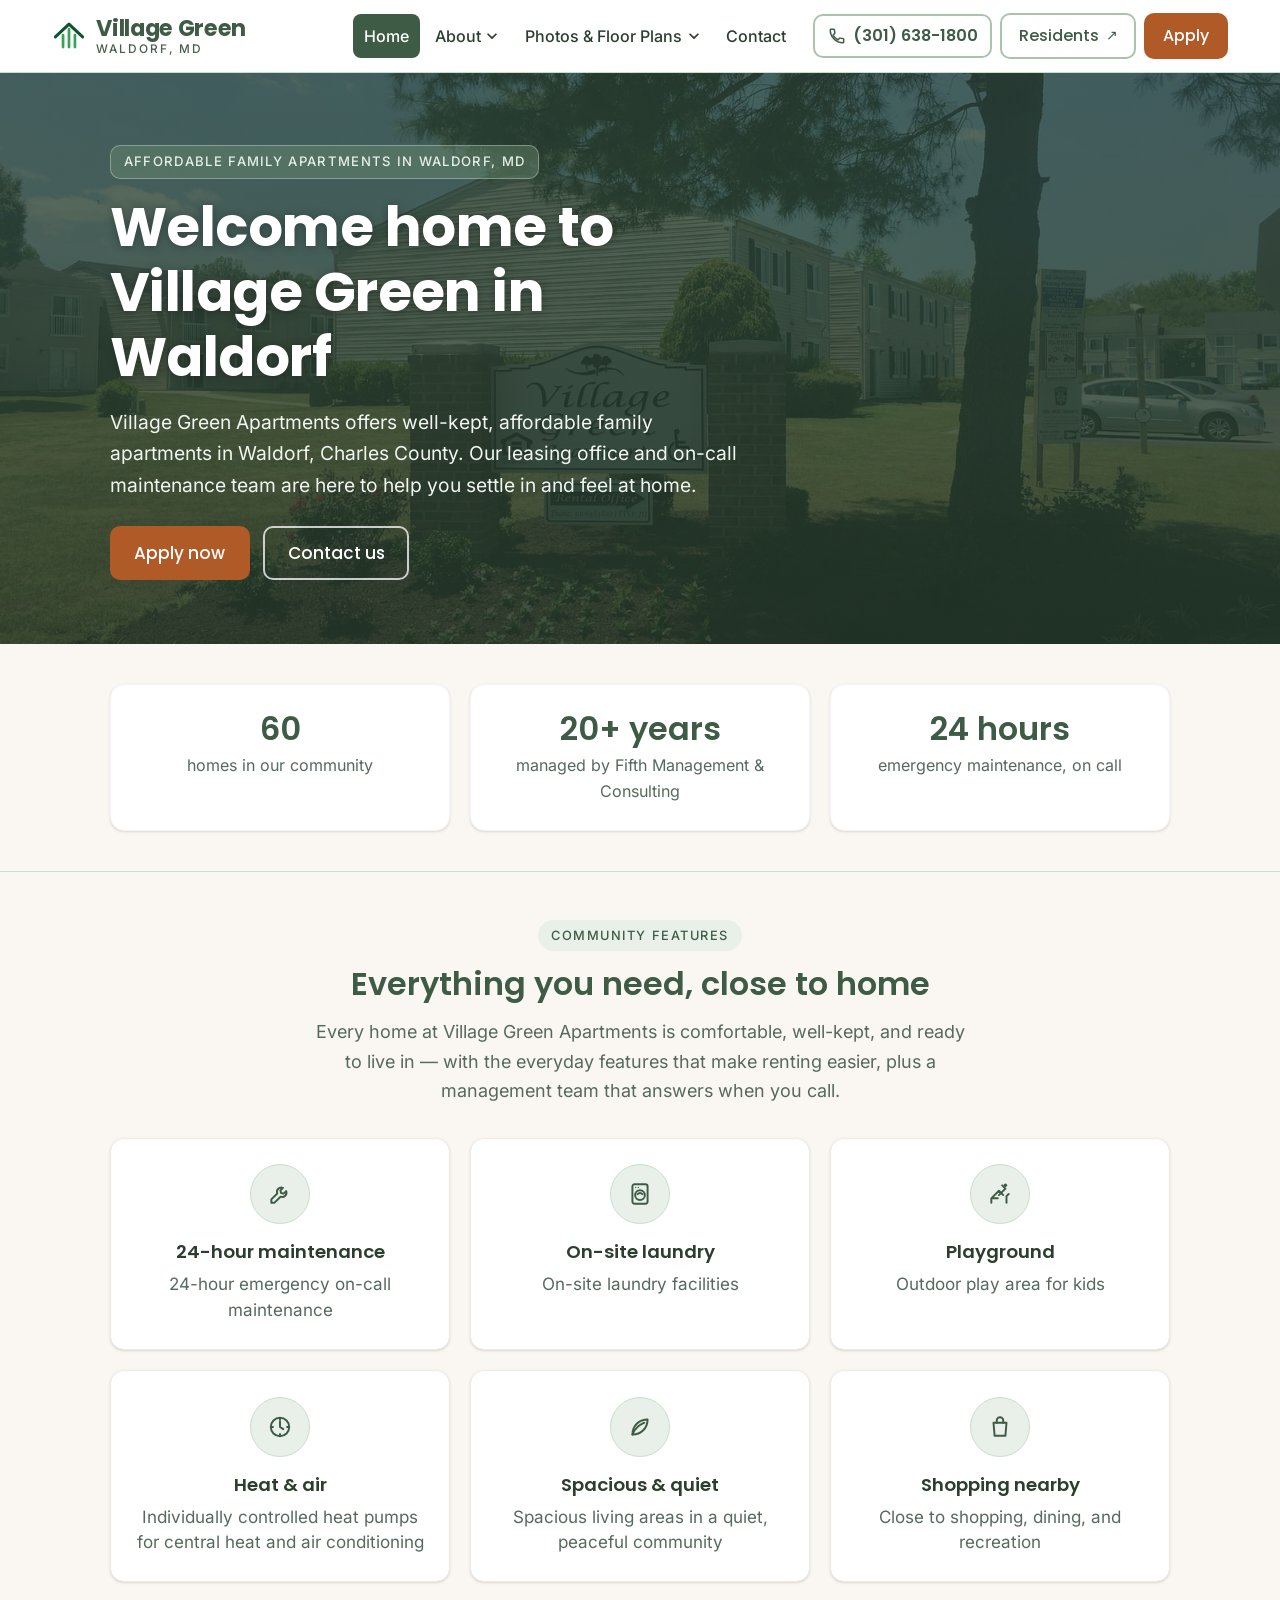
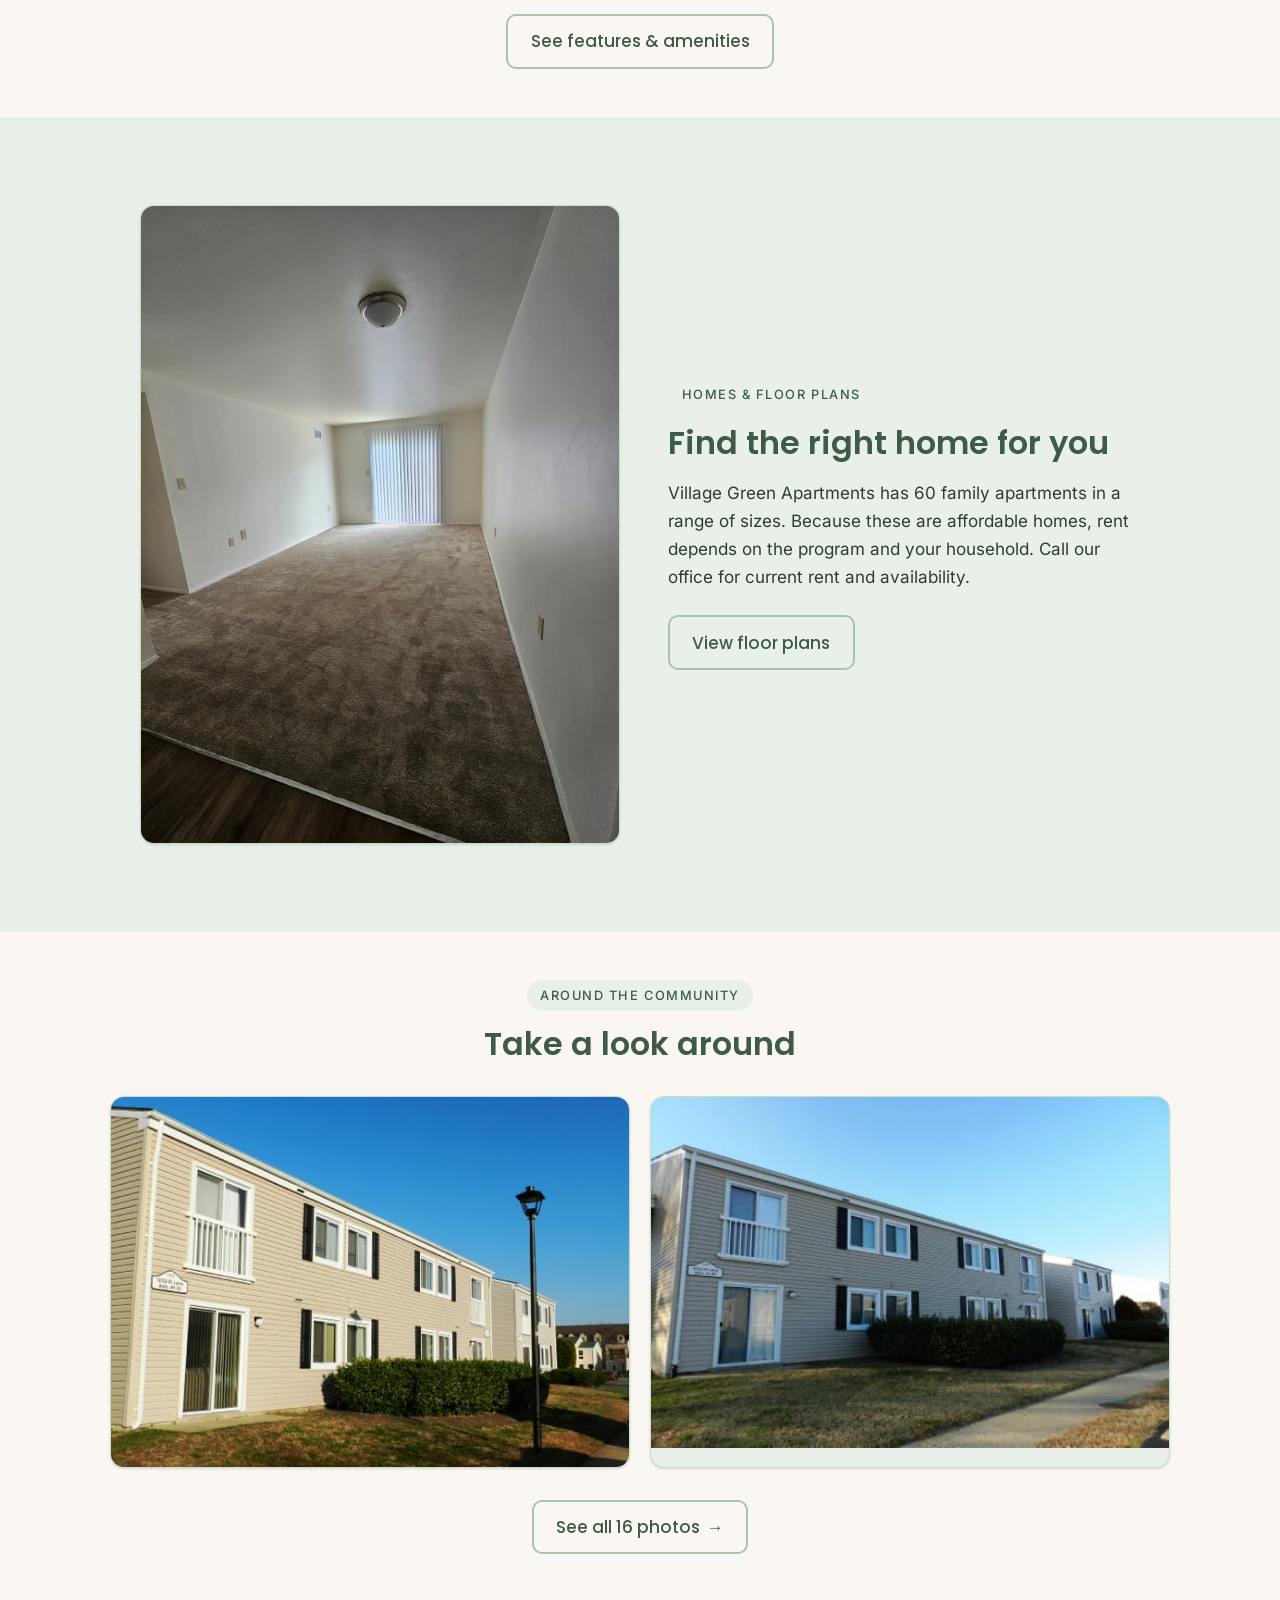
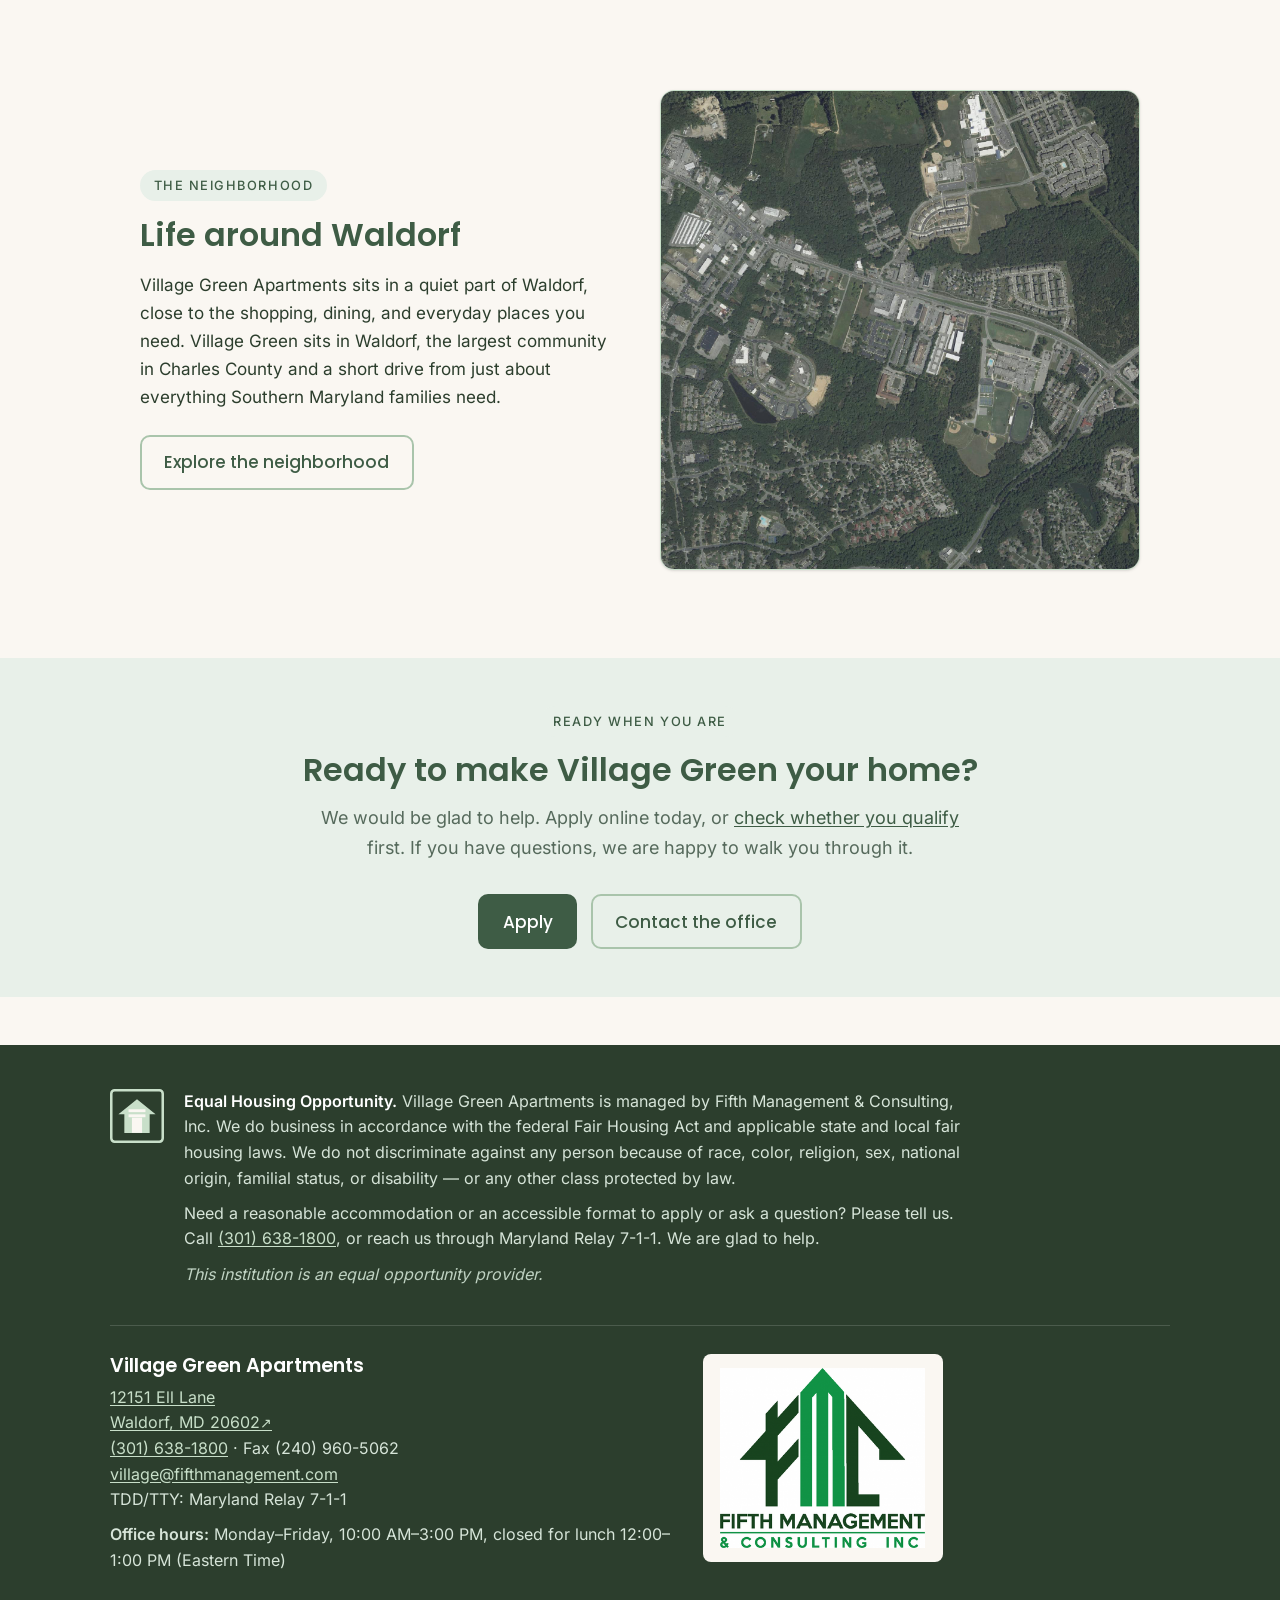
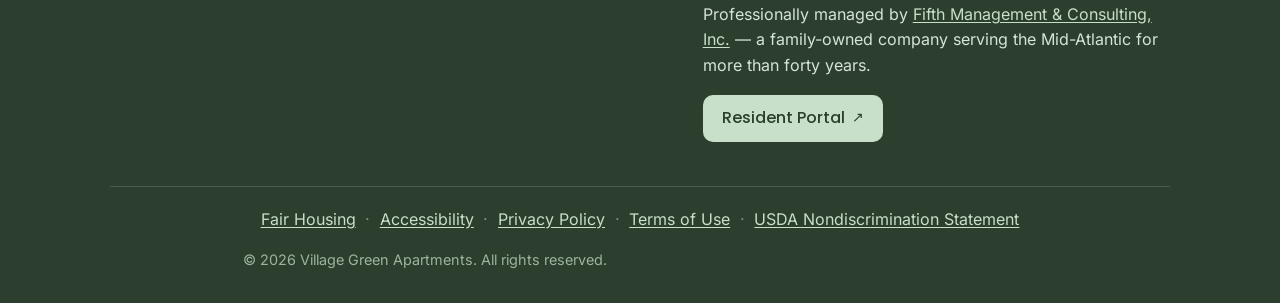
<file: index.html>
<!DOCTYPE html>
<html lang="en">
<head>
  <meta charset="utf-8" />
  <meta name="viewport" content="width=device-width, initial-scale=1" />
  <title>Village Green Apartments | Affordable Apartments in Waldorf, MD</title>
  <meta name="description" content="Village Green: income-restricted one- and two-bedroom apartments in Waldorf, Charles County, MD. On-site laundry and playground. Call (301) 638-1800." />
  <meta name="robots" content="index, follow" />
  <link rel="canonical" href="https://village-greenapts.com/" />
  <link rel="icon" type="image/svg+xml" href="data:image/svg+xml,%3Csvg%20xmlns%3D%22http%3A%2F%2Fwww.w3.org%2F2000%2Fsvg%22%20viewBox%3D%220%200%2064%2064%22%3E%3Crect%20width%3D%2264%22%20height%3D%2264%22%20rx%3D%2210%22%20fill%3D%22%230D542B%22%2F%3E%3Cpath%20d%3D%22M22%2031%20V50%20M32%2022%20V50%20M42%2031%20V50%22%20fill%3D%22none%22%20stroke%3D%22%237FC98F%22%20stroke-width%3D%225%22%20stroke-linecap%3D%22round%22%2F%3E%3Cpath%20d%3D%22M10%2034%20L32%2013%20L54%2034%22%20fill%3D%22none%22%20stroke%3D%22%23FAF7F2%22%20stroke-width%3D%226%22%20stroke-linecap%3D%22round%22%20stroke-linejoin%3D%22round%22%2F%3E%3C%2Fsvg%3E" />
  <meta property="og:site_name" content="Village Green Apartments" />
  <meta property="og:title" content="Village Green Apartments | Affordable Apartments in Waldorf, MD" />
  <meta property="og:description" content="Village Green: income-restricted one- and two-bedroom apartments in Waldorf, Charles County, MD. On-site laundry and playground. Call (301) 638-1800." />
  <meta property="og:type" content="website" />
  <meta property="og:url" content="https://village-greenapts.com/" />
  <meta property="og:image" content="https://village-greenapts.com/assets/img/hero.jpg" />
  <meta name="twitter:card" content="summary_large_image" />
  <link rel="preload" href="/assets/fonts/inter-latin-var.woff2" as="font" type="font/woff2" crossorigin />
  <link rel="preload" href="/assets/fonts/poppins-latin-700.woff2" as="font" type="font/woff2" crossorigin />
  <link rel="stylesheet" href="/assets/css/styles.css" />
  <script type="application/ld+json">
  {
    "@context": "https://schema.org",
    "@type": "ApartmentComplex",
    "name": "Village Green Apartments",
    "description": "Affordable family apartments in Waldorf, Charles County, Maryland, professionally managed by Fifth Management & Consulting, Inc.",
    "url": "https://village-greenapts.com/",
    "telephone": "(301) 638-1800",
    "faxNumber": "(240) 960-5062",
    "email": "village@fifthmanagement.com",
    "image": "https://village-greenapts.com/assets/img/hero.jpg",
    "numberOfAccommodationUnits": "60",
    "petsAllowed": true,
    "address": {
      "@type": "PostalAddress",
      "addressLocality": "Waldorf",
      "addressRegion": "MD",
      "addressCountry": "US",
      "streetAddress": "12151 Ell Lane",
      "postalCode": "20602"
    },
    "geo": {
      "@type": "GeoCoordinates",
      "latitude": 38.61612,
      "longitude": -76.89197
    },
    "openingHours": [
      "Mo-Fr 10:00-12:00",
      "Mo-Fr 13:00-15:00"
    ],
    "isAccessibleForFree": false,
    "provider": {
      "@type": "Organization",
      "name": "Fifth Management & Consulting, Inc.",
      "url": "https://fifthmanagement.com/",
      "telephone": "(410) 268-6608",
      "faxNumber": "(410) 268-6779",
      "address": {
        "@type": "PostalAddress",
        "streetAddress": "77 West Street, Suite 210",
        "addressLocality": "Annapolis",
        "addressRegion": "MD",
        "postalCode": "21401",
        "addressCountry": "US"
      }
    }
  }
  </script>
</head>
<body>
  <a class="skip-link" href="#main">Skip to main content</a>
  <header class="site-header">
    <div class="container header-inner">
      <a class="wordmark" href="/">
        <svg class="wordmark-mark" width="34" height="34" viewBox="0 0 40 40" aria-hidden="true" focusable="false">
        <path d="M13 19 V33 M20 12 V33 M27 19 V33" fill="none" stroke="#37A356" stroke-width="3.2" stroke-linecap="round"/>
        <path d="M4 21 L20 6 L36 21" fill="none" stroke="#0D542B" stroke-width="3.6" stroke-linecap="round" stroke-linejoin="round"/>
      </svg>
        <span class="wordmark-text">
          <span class="wordmark-name">Village Green</span>
          <span class="wordmark-sub">Waldorf, MD</span>
        </span>
      </a>
      <nav class="site-nav" aria-label="Primary">
        <button class="nav-toggle" type="button" aria-expanded="false" aria-controls="nav-menu">
          <span class="nav-toggle-label">Menu</span>
          <span class="nav-toggle-bars" aria-hidden="true"><span></span><span></span><span></span></span>
        </button>
        <ul class="nav-menu" id="nav-menu">
          <li><a href="/" aria-current="page">Home</a></li>
          <li class="nav-group">
            <button type="button" class="nav-group-btn" aria-expanded="false" aria-controls="nav-group-about" data-nav-group>About <svg class="chev" viewBox="0 0 16 16" width="14" height="14" aria-hidden="true" focusable="false"><path d="M3.5 6l4.5 4.5L12.5 6" fill="none" stroke="currentColor" stroke-width="2" stroke-linecap="round" stroke-linejoin="round"/></svg></button>
            <span class="nav-group-label">About</span>
            <ul class="nav-dropdown" id="nav-group-about">
              <li><a href="/amenities/">Amenities</a></li>
              <li><a href="/neighborhood/">Neighborhood</a></li>
              <li><a href="/eligibility/">Eligibility</a></li>
            </ul>
          </li>
          <li class="nav-group">
            <button type="button" class="nav-group-btn" aria-expanded="false" aria-controls="nav-group-photos" data-nav-group>Photos &amp; Floor Plans <svg class="chev" viewBox="0 0 16 16" width="14" height="14" aria-hidden="true" focusable="false"><path d="M3.5 6l4.5 4.5L12.5 6" fill="none" stroke="currentColor" stroke-width="2" stroke-linecap="round" stroke-linejoin="round"/></svg></button>
            <span class="nav-group-label">Photos &amp; Floor Plans</span>
            <ul class="nav-dropdown" id="nav-group-photos">
              <li><a href="/photos/">Photos</a></li>
              <li><a href="/floor-plans/">Floor Plans</a></li>
            </ul>
          </li>
          <li><a href="/contact/">Contact</a></li>
          <li class="nav-cta nav-cta-phone"><a class="btn btn-call" href="tel:+13016381800"><svg class="phone-ico" viewBox="0 0 24 24" width="18" height="18" fill="none" stroke="currentColor" stroke-width="2" stroke-linecap="round" stroke-linejoin="round" aria-hidden="true" focusable="false"><path d="M6.8 10.8a15.5 15.5 0 0 0 6.4 6.4l2.1-2.1a1 1 0 0 1 1-.25 11.4 11.4 0 0 0 3.6.57 1 1 0 0 1 1 1V20a1 1 0 0 1-1 1A17 17 0 0 1 3 4a1 1 0 0 1 1-1h3.6a1 1 0 0 1 1 1 11.4 11.4 0 0 0 .57 3.6 1 1 0 0 1-.25 1Z"/></svg>Call (301) 638-1800</a></li>
          <li class="nav-cta"><a class="btn btn-residents" href="https://fifthmanagement.securecafe.com/residentservices/apartmentsforrent/userlogin.aspx" target="_blank" rel="noopener noreferrer">Residents<span class="ext-mark" aria-hidden="true">&#8599;</span><span class="visually-hidden"> (opens the resident portal in a new tab)</span></a></li>
          <li class="nav-cta"><a class="btn btn-apply" href="/apply/">Apply</a></li>
        </ul>
      </nav>
      <div class="header-ctas">
        <a class="header-phone" href="tel:+13016381800" aria-label="Call the office at (301) 638-1800"><svg class="phone-ico" viewBox="0 0 24 24" width="18" height="18" fill="none" stroke="currentColor" stroke-width="2" stroke-linecap="round" stroke-linejoin="round" aria-hidden="true" focusable="false"><path d="M6.8 10.8a15.5 15.5 0 0 0 6.4 6.4l2.1-2.1a1 1 0 0 1 1-.25 11.4 11.4 0 0 0 3.6.57 1 1 0 0 1 1 1V20a1 1 0 0 1-1 1A17 17 0 0 1 3 4a1 1 0 0 1 1-1h3.6a1 1 0 0 1 1 1 11.4 11.4 0 0 0 .57 3.6 1 1 0 0 1-.25 1Z"/></svg><span class="header-phone-num">(301) 638-1800</span></a>
        <a class="btn btn-residents" href="https://fifthmanagement.securecafe.com/residentservices/apartmentsforrent/userlogin.aspx" target="_blank" rel="noopener noreferrer">Residents<span class="ext-mark" aria-hidden="true">&#8599;</span><span class="visually-hidden"> (opens the resident portal in a new tab)</span></a>
        <a class="btn btn-apply" href="/apply/">Apply</a>
      </div>
    </div>
  </header>
  <main id="main">
    <section class="hero" id="top">
      <img class="hero-image" src="/assets/img/hero.jpg" alt="Village Green Apartments — community view in Waldorf, MD" width="1600" height="1067" fetchpriority="high" />
      <div class="hero-scrim" aria-hidden="true"></div>
      <div class="hero-content">
        <div class="container">
          <p class="hero-eyebrow">Affordable family apartments in Waldorf, MD</p>
          <h1 class="hero-headline">Welcome home to <span class="nowrap">Village Green</span> in Waldorf</h1>
          <p class="hero-subhead">Village Green Apartments offers well-kept, affordable family apartments in Waldorf, Charles County. Our leasing office and on-call maintenance team are here to help you settle in and feel at home.</p>
          <div class="cta-row">
          <a class="btn btn-primary" href="/apply/">Apply now</a>
          <a class="btn btn-secondary" href="/contact/">Contact us</a>
        </div>
        </div>
      </div>
    </section>

    <section class="section facts" aria-label="About our community">
      <div class="container">
        <ul class="fact-tiles">
          <li class="fact"><span class="fact-num">60</span><span class="fact-cap">homes in our community</span></li>
          <li class="fact"><span class="fact-num">20+ years</span><span class="fact-cap">managed by Fifth Management &amp; Consulting</span></li>
          <li class="fact"><span class="fact-num">24 hours</span><span class="fact-cap">emergency maintenance, on call</span></li>
        </ul>
      </div>
    </section>

    <section class="section section-features">
      <div class="container">
        <header class="section-head">
        <p class="section-eyebrow"><span class="eyebrow-chip">Community features</span></p>
        <h2 class="section-title">Everything you need, close to home</h2>
        <p class="section-sub">Every home at Village Green Apartments is comfortable, well-kept, and ready to live in — with the everyday features that make renting easier, plus a management team that answers when you call.</p>
      </header>
        <ul class="feature-grid">
          <li class="feature-card">
            <span class="card-badge" aria-hidden="true"><svg class="card-icon" viewBox="0 0 24 24" width="26" height="26" fill="none" stroke="currentColor" stroke-width="1.8" stroke-linecap="round" stroke-linejoin="round" aria-hidden="true" focusable="false"><path d="M14.7 6.3a4 4 0 0 0-5.2 5.2L4 17v3h3l5.5-5.5a4 4 0 0 0 5.2-5.2l-2.4 2.4-2.3-.6-.6-2.3Z" /></svg></span>
            <h3 class="card-title">24-hour maintenance</h3>
            <p class="card-desc">24-hour emergency on-call maintenance</p>
          </li>
          <li class="feature-card">
            <span class="card-badge" aria-hidden="true"><svg class="card-icon" viewBox="0 0 24 24" width="26" height="26" fill="none" stroke="currentColor" stroke-width="1.8" stroke-linecap="round" stroke-linejoin="round" aria-hidden="true" focusable="false"><rect x="5" y="3" width="14" height="18" rx="2" /><circle cx="12" cy="13" r="4.5" /><path d="M9.7 12.2a3 3 0 0 1 4.6 0" /><circle cx="8" cy="6" r=".6" fill="currentColor" stroke="none"/><circle cx="10.5" cy="6" r=".6" fill="currentColor" stroke="none"/></svg></span>
            <h3 class="card-title">On-site laundry</h3>
            <p class="card-desc">On-site laundry facilities</p>
          </li>
          <li class="feature-card">
            <span class="card-badge" aria-hidden="true"><svg class="card-icon" viewBox="0 0 24 24" width="26" height="26" fill="none" stroke="currentColor" stroke-width="1.8" stroke-linecap="round" stroke-linejoin="round" aria-hidden="true" focusable="false"><path d="M4 20v-4l7-7M11 9l4 4M4 16h6" /><path d="M14 4l3 3-6 6" /><circle cx="17" cy="4" r="1.6" fill="currentColor" stroke="none"/><path d="M18 20v-6l2-2" /></svg></span>
            <h3 class="card-title">Playground</h3>
            <p class="card-desc">Outdoor play area for kids</p>
          </li>
          <li class="feature-card">
            <span class="card-badge" aria-hidden="true"><svg class="card-icon" viewBox="0 0 24 24" width="26" height="26" fill="none" stroke="currentColor" stroke-width="1.8" stroke-linecap="round" stroke-linejoin="round" aria-hidden="true" focusable="false"><circle cx="12" cy="12" r="8.5" /><path d="M12 7v5l3 2" /><path d="M12 4v1.5M12 18.5V20M4 12h1.5M18.5 12H20" /></svg></span>
            <h3 class="card-title">Heat &amp; air</h3>
            <p class="card-desc">Individually controlled heat pumps for central heat and air conditioning</p>
          </li>
          <li class="feature-card">
            <span class="card-badge" aria-hidden="true"><svg class="card-icon" viewBox="0 0 24 24" width="26" height="26" fill="none" stroke="currentColor" stroke-width="1.8" stroke-linecap="round" stroke-linejoin="round" aria-hidden="true" focusable="false"><path d="M5 19C5 11 11 5 19 5c0 8-6 14-14 14Z" /><path d="M5 19c3-7 7-9 11-11" /></svg></span>
            <h3 class="card-title">Spacious &amp; quiet</h3>
            <p class="card-desc">Spacious living areas in a quiet, peaceful community</p>
          </li>
          <li class="feature-card">
            <span class="card-badge" aria-hidden="true"><svg class="card-icon" viewBox="0 0 24 24" width="26" height="26" fill="none" stroke="currentColor" stroke-width="1.8" stroke-linecap="round" stroke-linejoin="round" aria-hidden="true" focusable="false"><path d="M6 8h12l-1 12H7L6 8Z" /><path d="M9 8V6a3 3 0 0 1 6 0v2" /></svg></span>
            <h3 class="card-title">Shopping nearby</h3>
            <p class="card-desc">Close to shopping, dining, and recreation</p>
          </li>
        </ul>
        <div class="cta-row cta-center">
          <a class="btn btn-secondary" href="/amenities/">See features &amp; amenities</a>
        </div>
      </div>
    </section>

    <section class="section section-units alt">
      <div class="container">
        <div class="media-row">
          <figure class="media-row-photo">
            <img src="/assets/img/living-room-1.jpg" alt="A carpeted living room at Village Green Apartments with a sliding glass door covered by closed vertical blinds" width="1200" height="1600" loading="lazy" />
          </figure>
          <div class="media-row-body">
            <p class="section-eyebrow"><span class="eyebrow-chip">Homes &amp; floor plans</span></p>
            <h2>Find the right home for you</h2>
            <p>Village Green Apartments has 60 family apartments in a range of sizes. Because these are affordable homes, rent depends on the program and your household. Call our office for current rent and availability.</p>
            <div class="cta-row">
              <a class="btn btn-secondary" href="/floor-plans/">View floor plans</a>
            </div>
          </div>
        </div>
      </div>
    </section>

    <section class="section section-look" aria-label="Photos of Village Green Apartments">
      <div class="container">
        <header class="section-head">
        <p class="section-eyebrow"><span class="eyebrow-chip">Around the community</span></p>
        <h2 class="section-title">Take a look around</h2>
      </header>
        <div class="home-photo-band">
          <figure class="home-photo">
            <img src="/assets/img/exterior-evening.jpg" alt="Village Green apartment buildings at dusk, with a lamp post lighting the walkway" width="560" height="400" loading="lazy" />
          </figure>
          <figure class="home-photo">
            <img src="/assets/img/exterior-winter.jpg" alt="Two-story Village Green apartment buildings and lawn on a clear winter day" width="466" height="316" loading="lazy" />
          </figure>
        </div>
        <div class="cta-row cta-center">
          <a class="btn btn-secondary" href="/photos/">See all 16 photos <span aria-hidden="true">&rarr;</span></a>
        </div>
      </div>
    </section>

    <section class="section section-neighborhood">
      <div class="container">
        <div class="media-row media-row-reverse">
          <figure class="media-row-photo">
            <img src="/assets/img/aerial-near.jpg" alt="Aerial view of the neighborhood around Village Green Apartments" width="1600" height="1600" loading="lazy" />
          </figure>
          <div class="media-row-body">
            <p class="section-eyebrow"><span class="eyebrow-chip">The Neighborhood</span></p>
            <h2>Life around Waldorf</h2>
            <p>Village Green Apartments sits in a quiet part of Waldorf, close to the shopping, dining, and everyday places you need. Village Green sits in Waldorf, the largest community in Charles County and a short drive from just about everything Southern Maryland families need.</p>
            <div class="cta-row">
              <a class="btn btn-secondary" href="/neighborhood/">Explore the neighborhood</a>
            </div>
          </div>
        </div>
      </div>
    </section>

    <section class="section section-cta alt">
      <div class="container narrow">
        <header class="section-head">
        <p class="section-eyebrow"><span class="eyebrow-chip">Ready when you are</span></p>
        <h2 class="section-title">Ready to make <span class="nowrap">Village Green</span> your home?</h2>
        <p class="section-sub">We would be glad to help. Apply online today, or <a href="/eligibility/">check whether you qualify</a> first. If you have questions, we are happy to walk you through it.</p>
      </header>
        <div class="cta-row cta-center">
          <a class="btn btn-primary" href="/apply/">Apply</a>
          <a class="btn btn-secondary" href="/contact/">Contact the office</a>
        </div>
      </div>
    </section>
  </main>
  <footer class="site-footer">
    <div class="container footer-inner">

      <div class="footer-compliance">
        <div class="footer-eho"><svg class="eho-logo" width="54" height="54" viewBox="0 0 64 64" role="img" aria-label="Equal Housing Opportunity" focusable="false">
  <title>Equal Housing Opportunity</title>
  <rect x="1.5" y="1.5" width="61" height="61" rx="4" fill="none" stroke="currentColor" stroke-width="3"/>
  <path d="M32 12 L54 30 H47 V52 H17 V30 H10 Z" fill="currentColor"/>
  <rect x="26" y="34" width="12" height="18" fill="#FAF7F2"/>
  <rect x="22" y="24" width="20" height="3.4" fill="#FAF7F2"/>
  <rect x="22" y="30" width="20" height="3.4" fill="#FAF7F2"/>
</svg></div>
        <div class="footer-compliance-text">
          <p><strong>Equal Housing Opportunity.</strong> Village Green Apartments is managed by Fifth Management &amp; Consulting, Inc. We do business in accordance with the federal Fair Housing Act and applicable state and local fair housing laws. We do not discriminate against any person because of race, color, religion, sex, national origin, familial status, or disability — or any other class protected by law.</p>
          <p>Need a reasonable accommodation or an accessible format to apply or ask a question? Please tell us. Call <a href="tel:+13016381800">(301) 638-1800</a>, or reach us through Maryland Relay 7-1-1. We are glad to help.</p>
          <p class="footer-usda">This institution is an equal opportunity provider.</p>
        </div>
      </div>

      <div class="footer-cols">
        <div class="footer-nap">
          <h2 class="footer-heading">Village Green Apartments</h2>
          <address>
            <a href="https://www.google.com/maps/search/?api=1&amp;query=Village%20Green%20Apartments%2C%2012151%20Ell%20Lane%2C%20Waldorf%2C%20MD%2020602" target="_blank" rel="noopener noreferrer">12151 Ell Lane<br />Waldorf, MD 20602<span class="ext-mark" aria-hidden="true">&#8599;</span><span class="visually-hidden"> (opens Google Maps in a new tab)</span></a><br />
            <a href="tel:+13016381800">(301) 638-1800</a> &middot; Fax (240) 960-5062<br />
            <a href="mailto:village@fifthmanagement.com">village@fifthmanagement.com</a><br />TDD/TTY: Maryland Relay 7-1-1
          </address>
          
          <p class="footer-hours"><strong>Office hours:</strong> Monday–Friday, 10:00 AM–3:00 PM, closed for lunch 12:00–1:00 PM (Eastern Time)</p>
        </div>

        <div class="footer-managed">
          <a class="fmc-badge" href="https://fifthmanagement.com/" target="_blank" rel="noopener noreferrer" aria-label="Fifth Management &amp; Consulting, Inc. website (opens in a new tab)">
            <img src="/assets/img/fmc-logo.png" alt="Fifth Management &amp; Consulting Inc logo" width="360" height="316" loading="lazy" />
          </a>
          <p>Professionally managed by <a href="https://fifthmanagement.com/" target="_blank" rel="noopener noreferrer">Fifth Management &amp; Consulting, Inc.</a> — a family-owned company serving the Mid-Atlantic for more than forty years.</p>
          <p><a class="btn btn-pay-sm" href="https://fifthmanagement.securecafe.com/residentservices/apartmentsforrent/userlogin.aspx" target="_blank" rel="noopener noreferrer">Resident Portal<span class="ext-mark" aria-hidden="true">&#8599;</span><span class="visually-hidden"> (opens in a new tab)</span></a></p>
        </div>
      </div>

      <nav class="footer-legal" aria-label="Legal">
        <a href="/fair-housing/">Fair Housing</a>
            <span class="sep" aria-hidden="true">·</span>
            <a href="/accessibility/">Accessibility</a>
            <span class="sep" aria-hidden="true">·</span>
            <a href="/privacy/">Privacy Policy</a>
            <span class="sep" aria-hidden="true">·</span>
            <a href="/terms/">Terms of Use</a>
            <span class="sep" aria-hidden="true">·</span>
            <a href="/usda-nondiscrimination/">USDA Nondiscrimination Statement</a>
      </nav>

      <p class="footer-copyright">&copy; 2026 Village Green Apartments. All rights reserved.</p>
    </div>
  </footer>
  <script src="/assets/js/nav.js" defer></script>
</body>
</html>
</file>
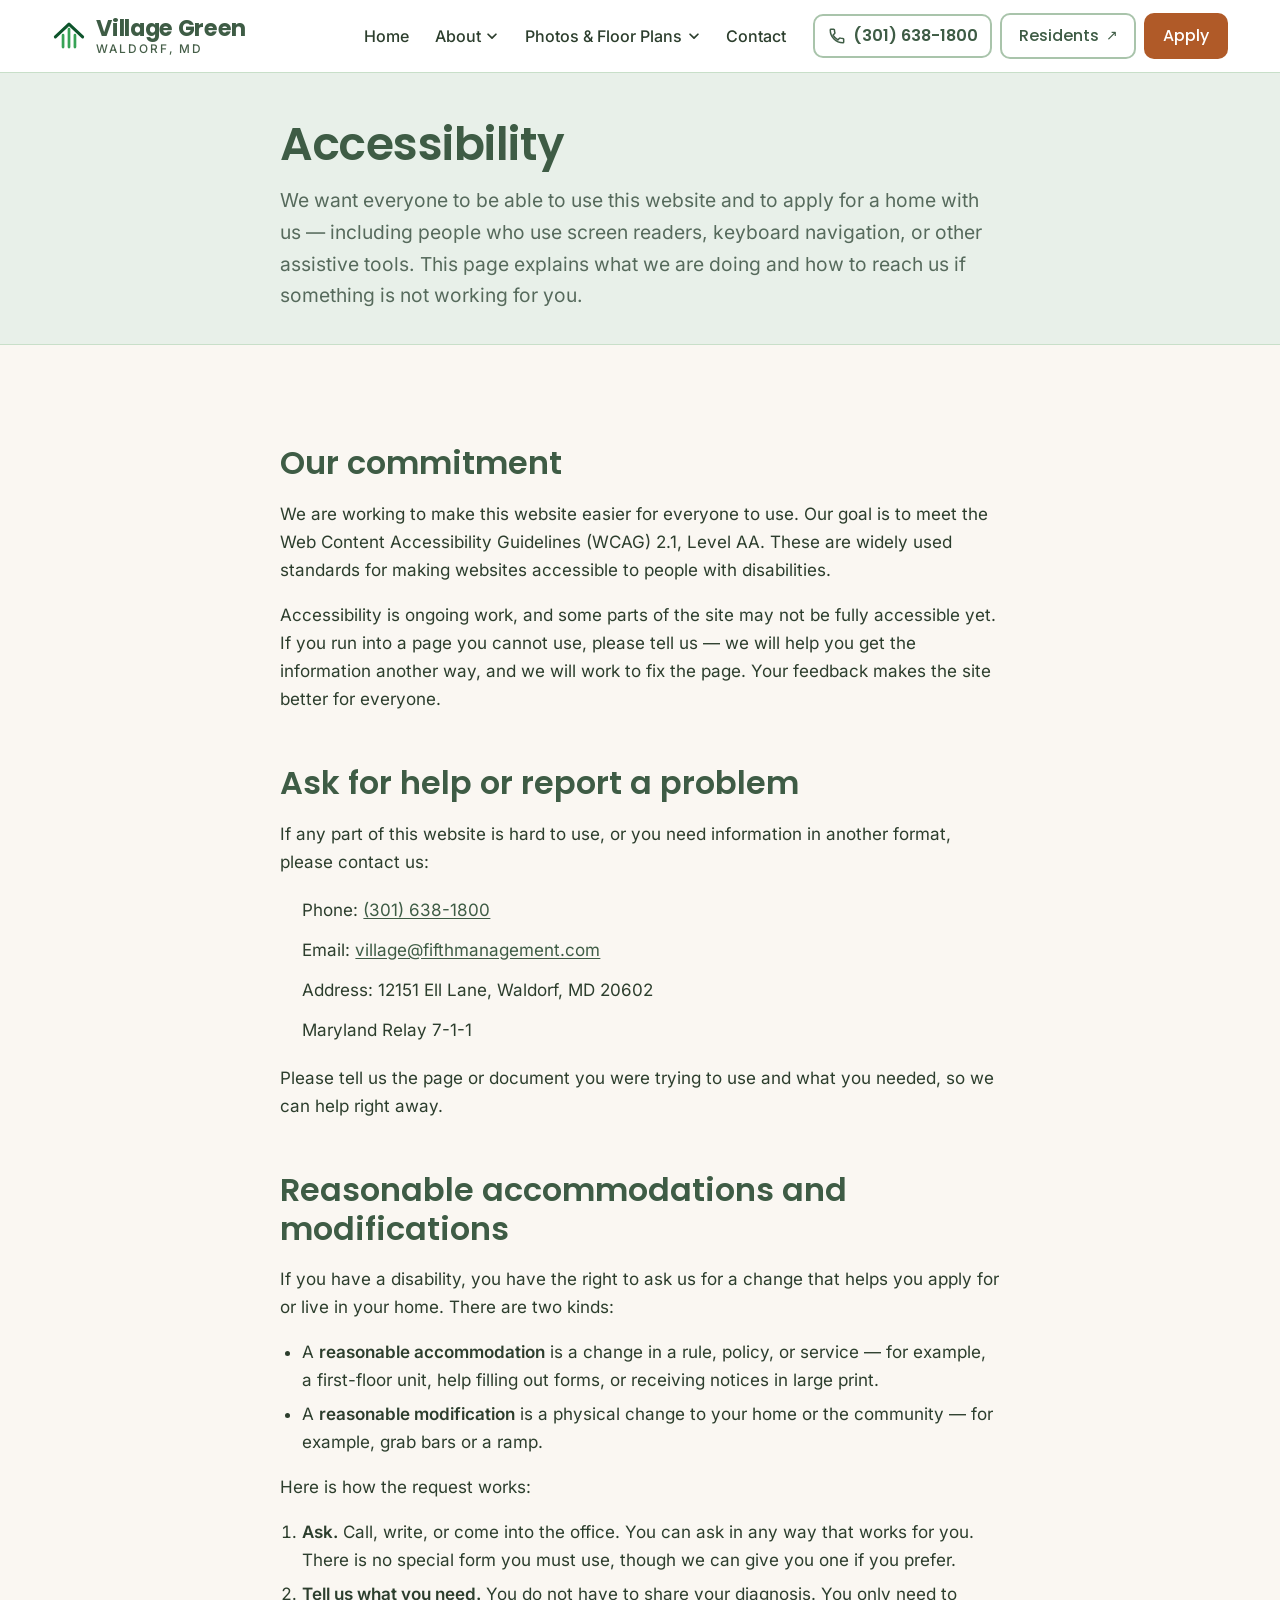
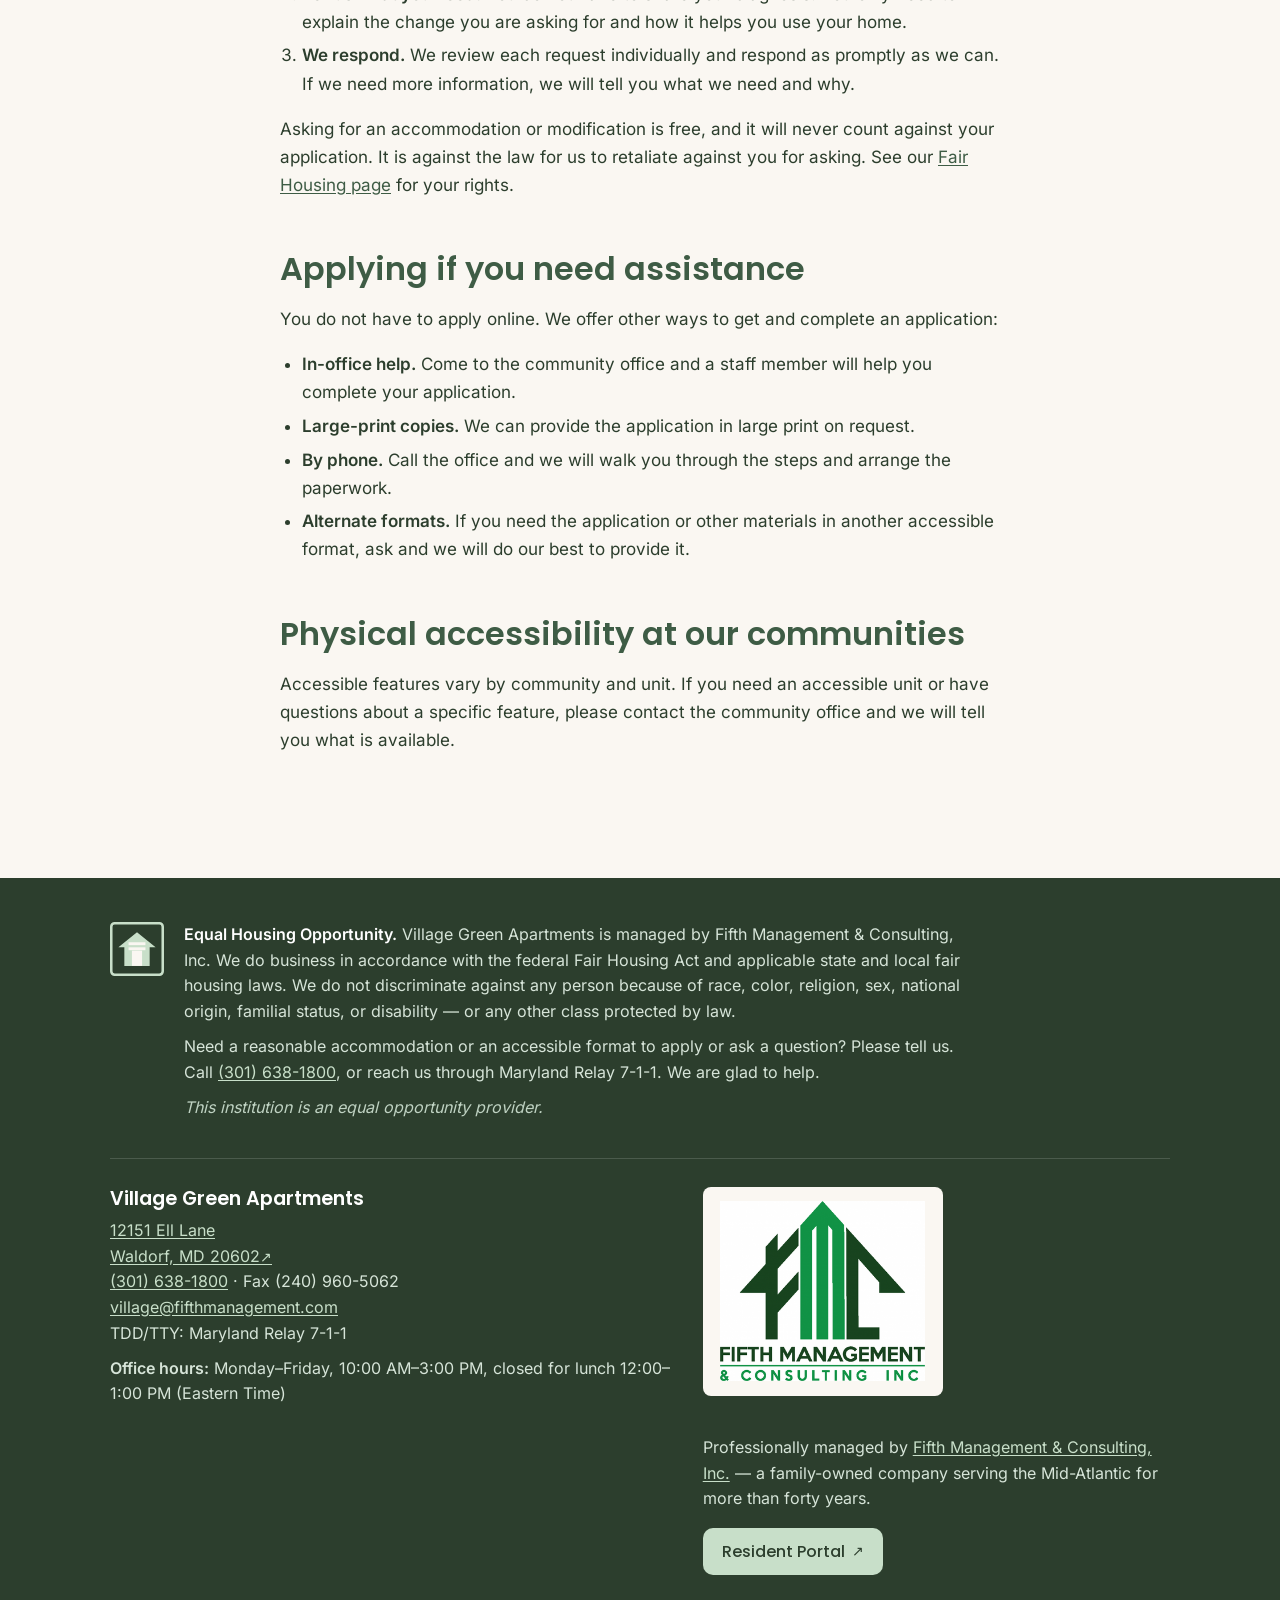
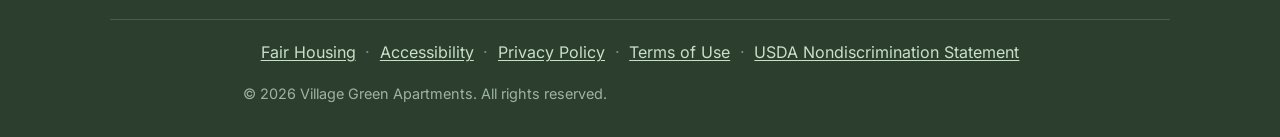
<file: accessibility/index.html>
<!DOCTYPE html>
<html lang="en">
<head>
  <meta charset="utf-8" />
  <meta name="viewport" content="width=device-width, initial-scale=1" />
  <title>Accessibility | Village Green Apartments</title>
  <meta name="description" content="Accessibility at Village Green Apartments: our WCAG 2.1 AA commitment, how to request a reasonable accommodation, and how to apply if you need help." />
  <meta name="robots" content="index, follow" />
  <link rel="canonical" href="https://village-greenapts.com/accessibility/" />
  <link rel="icon" type="image/svg+xml" href="data:image/svg+xml,%3Csvg%20xmlns%3D%22http%3A%2F%2Fwww.w3.org%2F2000%2Fsvg%22%20viewBox%3D%220%200%2064%2064%22%3E%3Crect%20width%3D%2264%22%20height%3D%2264%22%20rx%3D%2210%22%20fill%3D%22%230D542B%22%2F%3E%3Cpath%20d%3D%22M22%2031%20V50%20M32%2022%20V50%20M42%2031%20V50%22%20fill%3D%22none%22%20stroke%3D%22%237FC98F%22%20stroke-width%3D%225%22%20stroke-linecap%3D%22round%22%2F%3E%3Cpath%20d%3D%22M10%2034%20L32%2013%20L54%2034%22%20fill%3D%22none%22%20stroke%3D%22%23FAF7F2%22%20stroke-width%3D%226%22%20stroke-linecap%3D%22round%22%20stroke-linejoin%3D%22round%22%2F%3E%3C%2Fsvg%3E" />
  <meta property="og:site_name" content="Village Green Apartments" />
  <meta property="og:title" content="Accessibility | Village Green Apartments" />
  <meta property="og:description" content="Accessibility at Village Green Apartments: our WCAG 2.1 AA commitment, how to request a reasonable accommodation, and how to apply if you need help." />
  <meta property="og:type" content="website" />
  <meta property="og:url" content="https://village-greenapts.com/accessibility/" />
  <meta property="og:image" content="https://village-greenapts.com/assets/img/hero.jpg" />
  <meta name="twitter:card" content="summary_large_image" />
  <link rel="preload" href="/assets/fonts/inter-latin-var.woff2" as="font" type="font/woff2" crossorigin />
  <link rel="preload" href="/assets/fonts/poppins-latin-700.woff2" as="font" type="font/woff2" crossorigin />
  <link rel="stylesheet" href="/assets/css/styles.css" />
</head>
<body>
  <a class="skip-link" href="#main">Skip to main content</a>
  <header class="site-header">
    <div class="container header-inner">
      <a class="wordmark" href="/">
        <svg class="wordmark-mark" width="34" height="34" viewBox="0 0 40 40" aria-hidden="true" focusable="false">
        <path d="M13 19 V33 M20 12 V33 M27 19 V33" fill="none" stroke="#37A356" stroke-width="3.2" stroke-linecap="round"/>
        <path d="M4 21 L20 6 L36 21" fill="none" stroke="#0D542B" stroke-width="3.6" stroke-linecap="round" stroke-linejoin="round"/>
      </svg>
        <span class="wordmark-text">
          <span class="wordmark-name">Village Green</span>
          <span class="wordmark-sub">Waldorf, MD</span>
        </span>
      </a>
      <nav class="site-nav" aria-label="Primary">
        <button class="nav-toggle" type="button" aria-expanded="false" aria-controls="nav-menu">
          <span class="nav-toggle-label">Menu</span>
          <span class="nav-toggle-bars" aria-hidden="true"><span></span><span></span><span></span></span>
        </button>
        <ul class="nav-menu" id="nav-menu">
          <li><a href="/">Home</a></li>
          <li class="nav-group">
            <button type="button" class="nav-group-btn" aria-expanded="false" aria-controls="nav-group-about" data-nav-group>About <svg class="chev" viewBox="0 0 16 16" width="14" height="14" aria-hidden="true" focusable="false"><path d="M3.5 6l4.5 4.5L12.5 6" fill="none" stroke="currentColor" stroke-width="2" stroke-linecap="round" stroke-linejoin="round"/></svg></button>
            <span class="nav-group-label">About</span>
            <ul class="nav-dropdown" id="nav-group-about">
              <li><a href="/amenities/">Amenities</a></li>
              <li><a href="/neighborhood/">Neighborhood</a></li>
              <li><a href="/eligibility/">Eligibility</a></li>
            </ul>
          </li>
          <li class="nav-group">
            <button type="button" class="nav-group-btn" aria-expanded="false" aria-controls="nav-group-photos" data-nav-group>Photos &amp; Floor Plans <svg class="chev" viewBox="0 0 16 16" width="14" height="14" aria-hidden="true" focusable="false"><path d="M3.5 6l4.5 4.5L12.5 6" fill="none" stroke="currentColor" stroke-width="2" stroke-linecap="round" stroke-linejoin="round"/></svg></button>
            <span class="nav-group-label">Photos &amp; Floor Plans</span>
            <ul class="nav-dropdown" id="nav-group-photos">
              <li><a href="/photos/">Photos</a></li>
              <li><a href="/floor-plans/">Floor Plans</a></li>
            </ul>
          </li>
          <li><a href="/contact/">Contact</a></li>
          <li class="nav-cta nav-cta-phone"><a class="btn btn-call" href="tel:+13016381800"><svg class="phone-ico" viewBox="0 0 24 24" width="18" height="18" fill="none" stroke="currentColor" stroke-width="2" stroke-linecap="round" stroke-linejoin="round" aria-hidden="true" focusable="false"><path d="M6.8 10.8a15.5 15.5 0 0 0 6.4 6.4l2.1-2.1a1 1 0 0 1 1-.25 11.4 11.4 0 0 0 3.6.57 1 1 0 0 1 1 1V20a1 1 0 0 1-1 1A17 17 0 0 1 3 4a1 1 0 0 1 1-1h3.6a1 1 0 0 1 1 1 11.4 11.4 0 0 0 .57 3.6 1 1 0 0 1-.25 1Z"/></svg>Call (301) 638-1800</a></li>
          <li class="nav-cta"><a class="btn btn-residents" href="https://fifthmanagement.securecafe.com/residentservices/apartmentsforrent/userlogin.aspx" target="_blank" rel="noopener noreferrer">Residents<span class="ext-mark" aria-hidden="true">&#8599;</span><span class="visually-hidden"> (opens the resident portal in a new tab)</span></a></li>
          <li class="nav-cta"><a class="btn btn-apply" href="/apply/">Apply</a></li>
        </ul>
      </nav>
      <div class="header-ctas">
        <a class="header-phone" href="tel:+13016381800" aria-label="Call the office at (301) 638-1800"><svg class="phone-ico" viewBox="0 0 24 24" width="18" height="18" fill="none" stroke="currentColor" stroke-width="2" stroke-linecap="round" stroke-linejoin="round" aria-hidden="true" focusable="false"><path d="M6.8 10.8a15.5 15.5 0 0 0 6.4 6.4l2.1-2.1a1 1 0 0 1 1-.25 11.4 11.4 0 0 0 3.6.57 1 1 0 0 1 1 1V20a1 1 0 0 1-1 1A17 17 0 0 1 3 4a1 1 0 0 1 1-1h3.6a1 1 0 0 1 1 1 11.4 11.4 0 0 0 .57 3.6 1 1 0 0 1-.25 1Z"/></svg><span class="header-phone-num">(301) 638-1800</span></a>
        <a class="btn btn-residents" href="https://fifthmanagement.securecafe.com/residentservices/apartmentsforrent/userlogin.aspx" target="_blank" rel="noopener noreferrer">Residents<span class="ext-mark" aria-hidden="true">&#8599;</span><span class="visually-hidden"> (opens the resident portal in a new tab)</span></a>
        <a class="btn btn-apply" href="/apply/">Apply</a>
      </div>
    </div>
  </header>
  <main id="main">
    <section class="page-header">
      <div class="container narrow">
        <h1>Accessibility</h1>
        <p class="lead">We want everyone to be able to use this website and to apply for a home with us — including people who use screen readers, keyboard navigation, or other assistive tools. This page explains what we are doing and how to reach us if something is not working for you.</p>
      </div>
    </section>
    <div class="section prose-page">
      <div class="container narrow">
        <section>
          <h2>Our commitment</h2>
          <p>We are working to make this website easier for everyone to use. Our goal is to meet the Web Content Accessibility Guidelines (WCAG) 2.1, Level AA. These are widely used standards for making websites accessible to people with disabilities.</p>
          <p>Accessibility is ongoing work, and some parts of the site may not be fully accessible yet. If you run into a page you cannot use, please tell us — we will help you get the information another way, and we will work to fix the page. Your feedback makes the site better for everyone.</p>
        </section>

        <section>
          <h2>Ask for help or report a problem</h2>
          <p>If any part of this website is hard to use, or you need information in another format, please contact us:</p>
          <ul class="contact-list">
          <li>Phone: <a href="tel:+13016381800">(301) 638-1800</a></li>
          <li>Email: <a href="mailto:village@fifthmanagement.com">village@fifthmanagement.com</a></li>
          <li>Address: 12151 Ell Lane, Waldorf, MD 20602</li>
          <li>Maryland Relay 7-1-1</li>
        </ul>
          <p>Please tell us the page or document you were trying to use and what you needed, so we can help right away.</p>
        </section>

        <section>
          <h2>Reasonable accommodations and modifications</h2>
          <p>If you have a disability, you have the right to ask us for a change that helps you apply for or live in your home. There are two kinds:</p>
          <ul>
            <li>A <strong>reasonable accommodation</strong> is a change in a rule, policy, or service — for example, a first-floor unit, help filling out forms, or receiving notices in large print.</li>
            <li>A <strong>reasonable modification</strong> is a physical change to your home or the community — for example, grab bars or a ramp.</li>
          </ul>
          <p>Here is how the request works:</p>
          <ol>
            <li><strong>Ask.</strong> Call, write, or come into the office. You can ask in any way that works for you. There is no special form you must use, though we can give you one if you prefer.</li>
            <li><strong>Tell us what you need.</strong> You do not have to share your diagnosis. You only need to explain the change you are asking for and how it helps you use your home.</li>
            <li><strong>We respond.</strong> We review each request individually and respond as promptly as we can. If we need more information, we will tell you what we need and why.</li>
          </ol>
          <p>Asking for an accommodation or modification is free, and it will never count against your application. It is against the law for us to retaliate against you for asking. See our <a href="/fair-housing/">Fair Housing page</a> for your rights.</p>
        </section>

        <section>
          <h2>Applying if you need assistance</h2>
          <p>You do not have to apply online. We offer other ways to get and complete an application:</p>
          <ul>
            <li><strong>In-office help.</strong> Come to the community office and a staff member will help you complete your application.</li>
            <li><strong>Large-print copies.</strong> We can provide the application in large print on request.</li>
            <li><strong>By phone.</strong> Call the office and we will walk you through the steps and arrange the paperwork.</li>
            <li><strong>Alternate formats.</strong> If you need the application or other materials in another accessible format, ask and we will do our best to provide it.</li>
          </ul>
        </section>

        

        <section>
          <h2>Physical accessibility at our communities</h2>
          <p>Accessible features vary by community and unit. If you need an accessible unit or have questions about a specific feature, please contact the community office and we will tell you what is available.</p>
        </section>
      </div>
    </div>
  </main>
  <footer class="site-footer">
    <div class="container footer-inner">

      <div class="footer-compliance">
        <div class="footer-eho"><svg class="eho-logo" width="54" height="54" viewBox="0 0 64 64" role="img" aria-label="Equal Housing Opportunity" focusable="false">
  <title>Equal Housing Opportunity</title>
  <rect x="1.5" y="1.5" width="61" height="61" rx="4" fill="none" stroke="currentColor" stroke-width="3"/>
  <path d="M32 12 L54 30 H47 V52 H17 V30 H10 Z" fill="currentColor"/>
  <rect x="26" y="34" width="12" height="18" fill="#FAF7F2"/>
  <rect x="22" y="24" width="20" height="3.4" fill="#FAF7F2"/>
  <rect x="22" y="30" width="20" height="3.4" fill="#FAF7F2"/>
</svg></div>
        <div class="footer-compliance-text">
          <p><strong>Equal Housing Opportunity.</strong> Village Green Apartments is managed by Fifth Management &amp; Consulting, Inc. We do business in accordance with the federal Fair Housing Act and applicable state and local fair housing laws. We do not discriminate against any person because of race, color, religion, sex, national origin, familial status, or disability — or any other class protected by law.</p>
          <p>Need a reasonable accommodation or an accessible format to apply or ask a question? Please tell us. Call <a href="tel:+13016381800">(301) 638-1800</a>, or reach us through Maryland Relay 7-1-1. We are glad to help.</p>
          <p class="footer-usda">This institution is an equal opportunity provider.</p>
        </div>
      </div>

      <div class="footer-cols">
        <div class="footer-nap">
          <h2 class="footer-heading">Village Green Apartments</h2>
          <address>
            <a href="https://www.google.com/maps/search/?api=1&amp;query=Village%20Green%20Apartments%2C%2012151%20Ell%20Lane%2C%20Waldorf%2C%20MD%2020602" target="_blank" rel="noopener noreferrer">12151 Ell Lane<br />Waldorf, MD 20602<span class="ext-mark" aria-hidden="true">&#8599;</span><span class="visually-hidden"> (opens Google Maps in a new tab)</span></a><br />
            <a href="tel:+13016381800">(301) 638-1800</a> &middot; Fax (240) 960-5062<br />
            <a href="mailto:village@fifthmanagement.com">village@fifthmanagement.com</a><br />TDD/TTY: Maryland Relay 7-1-1
          </address>
          
          <p class="footer-hours"><strong>Office hours:</strong> Monday–Friday, 10:00 AM–3:00 PM, closed for lunch 12:00–1:00 PM (Eastern Time)</p>
        </div>

        <div class="footer-managed">
          <a class="fmc-badge" href="https://fifthmanagement.com/" target="_blank" rel="noopener noreferrer" aria-label="Fifth Management &amp; Consulting, Inc. website (opens in a new tab)">
            <img src="/assets/img/fmc-logo.png" alt="Fifth Management &amp; Consulting Inc logo" width="360" height="316" loading="lazy" />
          </a>
          <p>Professionally managed by <a href="https://fifthmanagement.com/" target="_blank" rel="noopener noreferrer">Fifth Management &amp; Consulting, Inc.</a> — a family-owned company serving the Mid-Atlantic for more than forty years.</p>
          <p><a class="btn btn-pay-sm" href="https://fifthmanagement.securecafe.com/residentservices/apartmentsforrent/userlogin.aspx" target="_blank" rel="noopener noreferrer">Resident Portal<span class="ext-mark" aria-hidden="true">&#8599;</span><span class="visually-hidden"> (opens in a new tab)</span></a></p>
        </div>
      </div>

      <nav class="footer-legal" aria-label="Legal">
        <a href="/fair-housing/">Fair Housing</a>
            <span class="sep" aria-hidden="true">·</span>
            <a href="/accessibility/">Accessibility</a>
            <span class="sep" aria-hidden="true">·</span>
            <a href="/privacy/">Privacy Policy</a>
            <span class="sep" aria-hidden="true">·</span>
            <a href="/terms/">Terms of Use</a>
            <span class="sep" aria-hidden="true">·</span>
            <a href="/usda-nondiscrimination/">USDA Nondiscrimination Statement</a>
      </nav>

      <p class="footer-copyright">&copy; 2026 Village Green Apartments. All rights reserved.</p>
    </div>
  </footer>
  <script src="/assets/js/nav.js" defer></script>
</body>
</html>
</file>
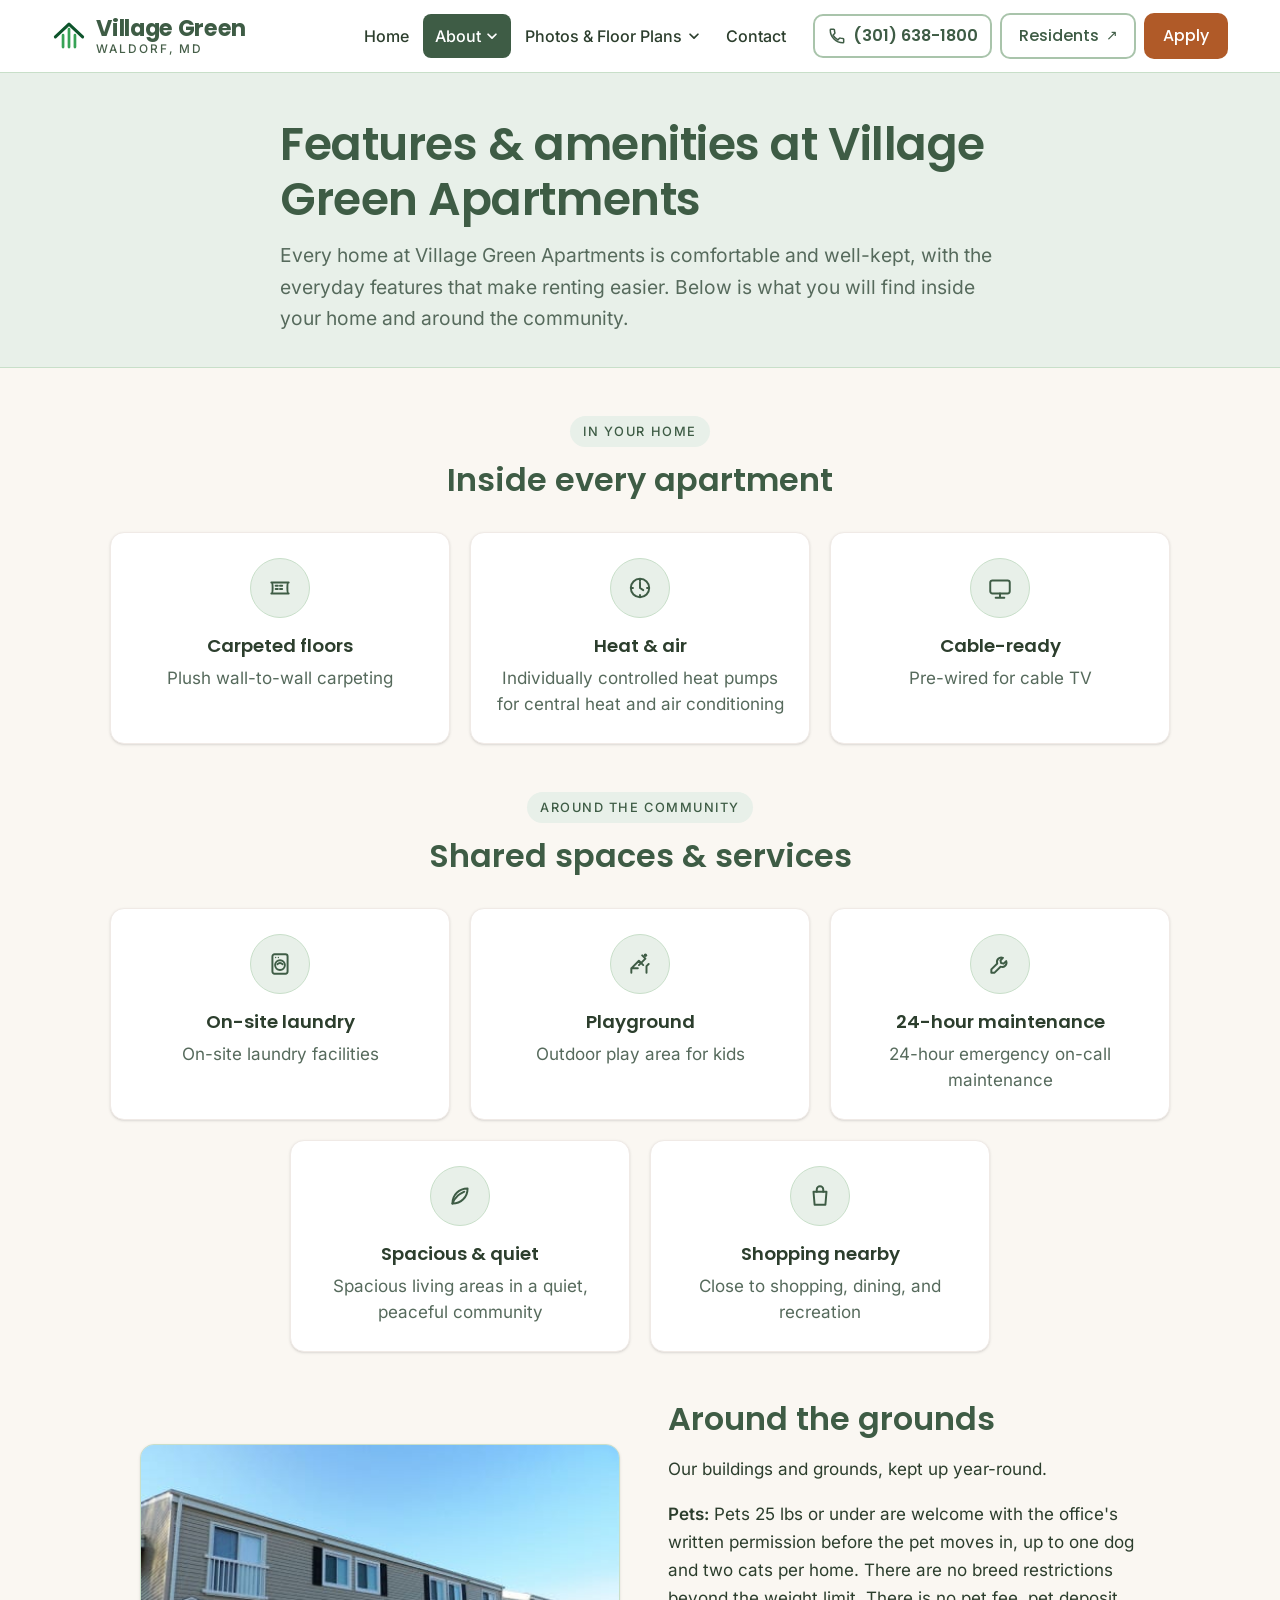
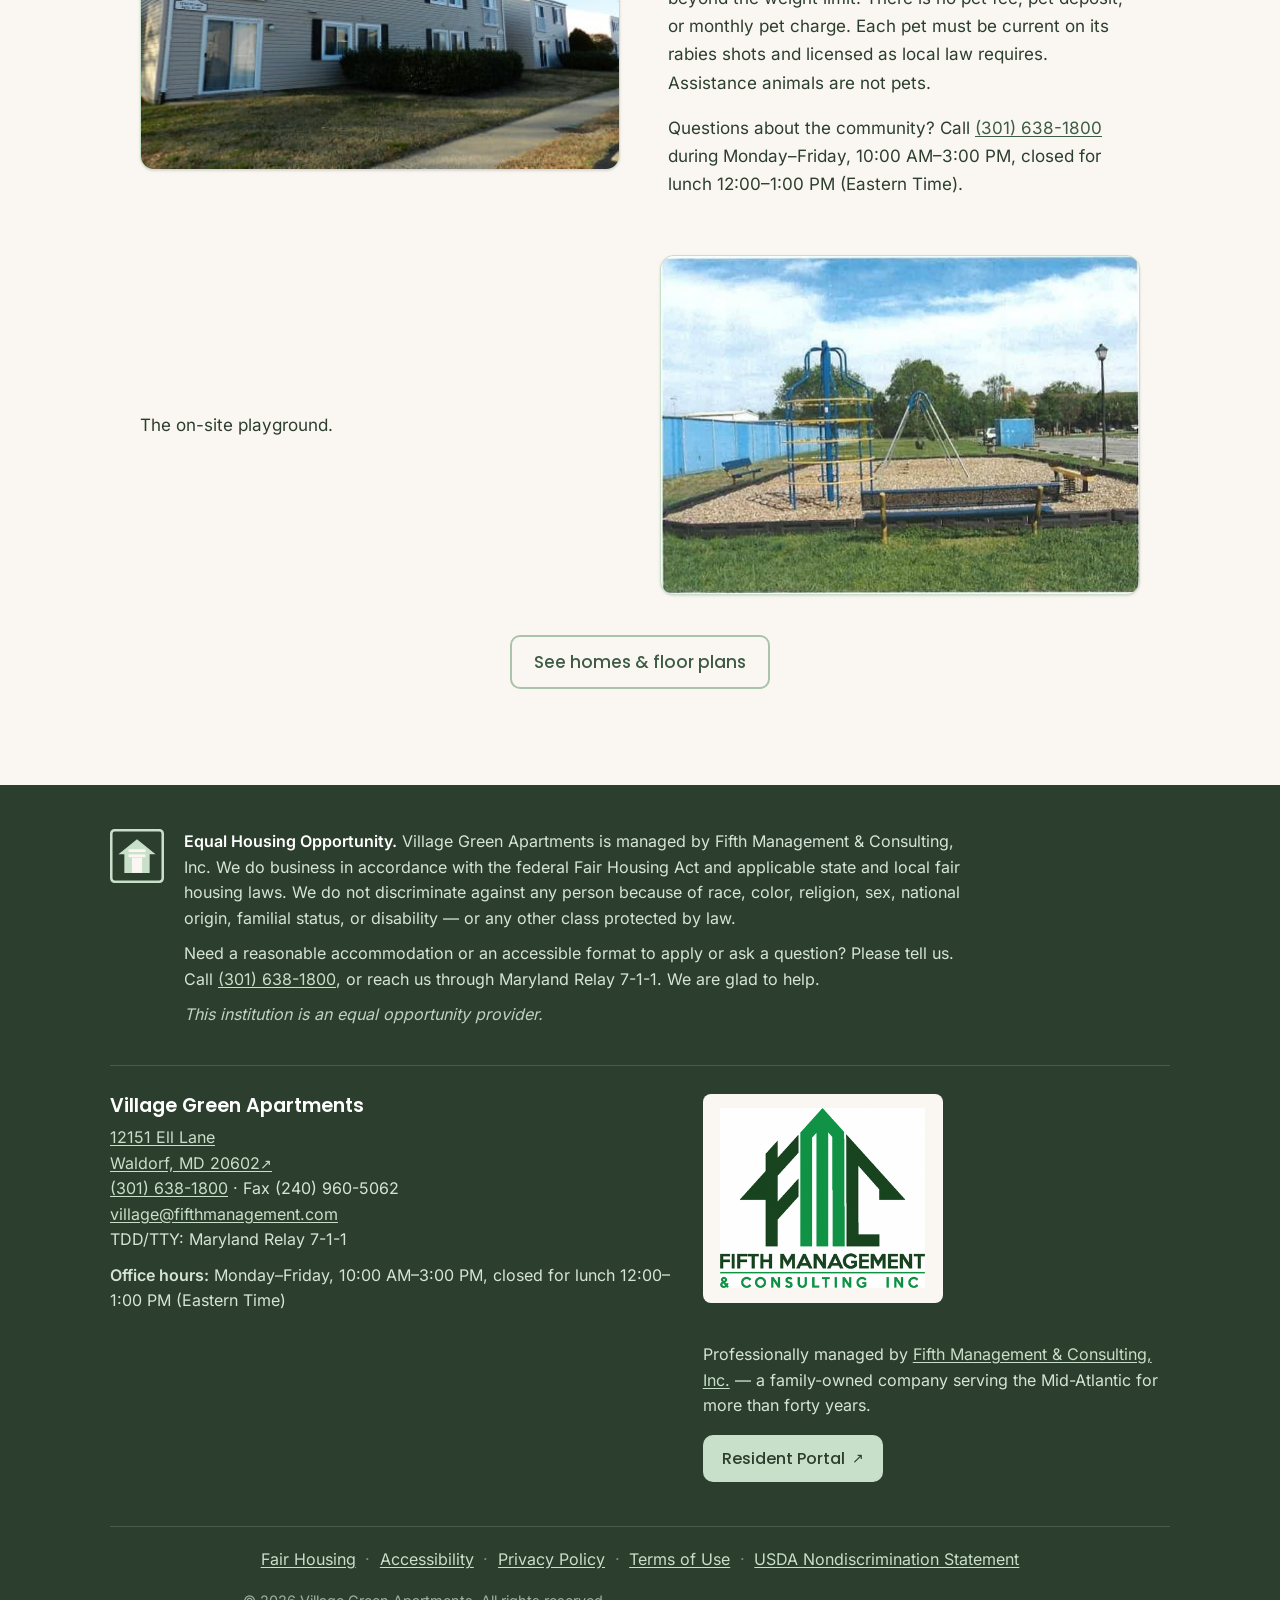
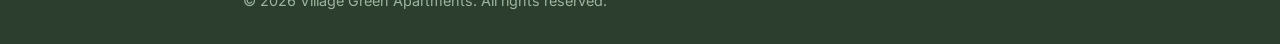
<file: amenities/index.html>
<!DOCTYPE html>
<html lang="en">
<head>
  <meta charset="utf-8" />
  <meta name="viewport" content="width=device-width, initial-scale=1" />
  <title>Features &amp; Amenities | Village Green Apartments</title>
  <meta name="description" content="See the in-home and community features at Village Green Apartments in Waldorf, MD, plus 24-hour emergency maintenance on call." />
  <meta name="robots" content="index, follow" />
  <link rel="canonical" href="https://village-greenapts.com/amenities/" />
  <link rel="icon" type="image/svg+xml" href="data:image/svg+xml,%3Csvg%20xmlns%3D%22http%3A%2F%2Fwww.w3.org%2F2000%2Fsvg%22%20viewBox%3D%220%200%2064%2064%22%3E%3Crect%20width%3D%2264%22%20height%3D%2264%22%20rx%3D%2210%22%20fill%3D%22%230D542B%22%2F%3E%3Cpath%20d%3D%22M22%2031%20V50%20M32%2022%20V50%20M42%2031%20V50%22%20fill%3D%22none%22%20stroke%3D%22%237FC98F%22%20stroke-width%3D%225%22%20stroke-linecap%3D%22round%22%2F%3E%3Cpath%20d%3D%22M10%2034%20L32%2013%20L54%2034%22%20fill%3D%22none%22%20stroke%3D%22%23FAF7F2%22%20stroke-width%3D%226%22%20stroke-linecap%3D%22round%22%20stroke-linejoin%3D%22round%22%2F%3E%3C%2Fsvg%3E" />
  <meta property="og:site_name" content="Village Green Apartments" />
  <meta property="og:title" content="Features &amp; Amenities | Village Green Apartments" />
  <meta property="og:description" content="See the in-home and community features at Village Green Apartments in Waldorf, MD, plus 24-hour emergency maintenance on call." />
  <meta property="og:type" content="website" />
  <meta property="og:url" content="https://village-greenapts.com/amenities/" />
  <meta property="og:image" content="https://village-greenapts.com/assets/img/hero.jpg" />
  <meta name="twitter:card" content="summary_large_image" />
  <link rel="preload" href="/assets/fonts/inter-latin-var.woff2" as="font" type="font/woff2" crossorigin />
  <link rel="preload" href="/assets/fonts/poppins-latin-700.woff2" as="font" type="font/woff2" crossorigin />
  <link rel="stylesheet" href="/assets/css/styles.css" />
</head>
<body>
  <a class="skip-link" href="#main">Skip to main content</a>
  <header class="site-header">
    <div class="container header-inner">
      <a class="wordmark" href="/">
        <svg class="wordmark-mark" width="34" height="34" viewBox="0 0 40 40" aria-hidden="true" focusable="false">
        <path d="M13 19 V33 M20 12 V33 M27 19 V33" fill="none" stroke="#37A356" stroke-width="3.2" stroke-linecap="round"/>
        <path d="M4 21 L20 6 L36 21" fill="none" stroke="#0D542B" stroke-width="3.6" stroke-linecap="round" stroke-linejoin="round"/>
      </svg>
        <span class="wordmark-text">
          <span class="wordmark-name">Village Green</span>
          <span class="wordmark-sub">Waldorf, MD</span>
        </span>
      </a>
      <nav class="site-nav" aria-label="Primary">
        <button class="nav-toggle" type="button" aria-expanded="false" aria-controls="nav-menu">
          <span class="nav-toggle-label">Menu</span>
          <span class="nav-toggle-bars" aria-hidden="true"><span></span><span></span><span></span></span>
        </button>
        <ul class="nav-menu" id="nav-menu">
          <li><a href="/">Home</a></li>
          <li class="nav-group">
            <button type="button" class="nav-group-btn is-current" aria-expanded="false" aria-controls="nav-group-about" data-nav-group>About <svg class="chev" viewBox="0 0 16 16" width="14" height="14" aria-hidden="true" focusable="false"><path d="M3.5 6l4.5 4.5L12.5 6" fill="none" stroke="currentColor" stroke-width="2" stroke-linecap="round" stroke-linejoin="round"/></svg></button>
            <span class="nav-group-label">About</span>
            <ul class="nav-dropdown" id="nav-group-about">
              <li><a href="/amenities/" aria-current="page">Amenities</a></li>
              <li><a href="/neighborhood/">Neighborhood</a></li>
              <li><a href="/eligibility/">Eligibility</a></li>
            </ul>
          </li>
          <li class="nav-group">
            <button type="button" class="nav-group-btn" aria-expanded="false" aria-controls="nav-group-photos" data-nav-group>Photos &amp; Floor Plans <svg class="chev" viewBox="0 0 16 16" width="14" height="14" aria-hidden="true" focusable="false"><path d="M3.5 6l4.5 4.5L12.5 6" fill="none" stroke="currentColor" stroke-width="2" stroke-linecap="round" stroke-linejoin="round"/></svg></button>
            <span class="nav-group-label">Photos &amp; Floor Plans</span>
            <ul class="nav-dropdown" id="nav-group-photos">
              <li><a href="/photos/">Photos</a></li>
              <li><a href="/floor-plans/">Floor Plans</a></li>
            </ul>
          </li>
          <li><a href="/contact/">Contact</a></li>
          <li class="nav-cta nav-cta-phone"><a class="btn btn-call" href="tel:+13016381800"><svg class="phone-ico" viewBox="0 0 24 24" width="18" height="18" fill="none" stroke="currentColor" stroke-width="2" stroke-linecap="round" stroke-linejoin="round" aria-hidden="true" focusable="false"><path d="M6.8 10.8a15.5 15.5 0 0 0 6.4 6.4l2.1-2.1a1 1 0 0 1 1-.25 11.4 11.4 0 0 0 3.6.57 1 1 0 0 1 1 1V20a1 1 0 0 1-1 1A17 17 0 0 1 3 4a1 1 0 0 1 1-1h3.6a1 1 0 0 1 1 1 11.4 11.4 0 0 0 .57 3.6 1 1 0 0 1-.25 1Z"/></svg>Call (301) 638-1800</a></li>
          <li class="nav-cta"><a class="btn btn-residents" href="https://fifthmanagement.securecafe.com/residentservices/apartmentsforrent/userlogin.aspx" target="_blank" rel="noopener noreferrer">Residents<span class="ext-mark" aria-hidden="true">&#8599;</span><span class="visually-hidden"> (opens the resident portal in a new tab)</span></a></li>
          <li class="nav-cta"><a class="btn btn-apply" href="/apply/">Apply</a></li>
        </ul>
      </nav>
      <div class="header-ctas">
        <a class="header-phone" href="tel:+13016381800" aria-label="Call the office at (301) 638-1800"><svg class="phone-ico" viewBox="0 0 24 24" width="18" height="18" fill="none" stroke="currentColor" stroke-width="2" stroke-linecap="round" stroke-linejoin="round" aria-hidden="true" focusable="false"><path d="M6.8 10.8a15.5 15.5 0 0 0 6.4 6.4l2.1-2.1a1 1 0 0 1 1-.25 11.4 11.4 0 0 0 3.6.57 1 1 0 0 1 1 1V20a1 1 0 0 1-1 1A17 17 0 0 1 3 4a1 1 0 0 1 1-1h3.6a1 1 0 0 1 1 1 11.4 11.4 0 0 0 .57 3.6 1 1 0 0 1-.25 1Z"/></svg><span class="header-phone-num">(301) 638-1800</span></a>
        <a class="btn btn-residents" href="https://fifthmanagement.securecafe.com/residentservices/apartmentsforrent/userlogin.aspx" target="_blank" rel="noopener noreferrer">Residents<span class="ext-mark" aria-hidden="true">&#8599;</span><span class="visually-hidden"> (opens the resident portal in a new tab)</span></a>
        <a class="btn btn-apply" href="/apply/">Apply</a>
      </div>
    </div>
  </header>
  <main id="main">
    <section class="page-header">
      <div class="container narrow">
        <h1>Features &amp; amenities at Village Green Apartments</h1>
        <p class="lead">Every home at Village Green Apartments is comfortable and well-kept, with the everyday features that make renting easier. Below is what you will find inside your home and around the community.</p>
      </div>
    </section>
    <div class="section">
      <div class="container">
        <section class="amenity-group">
          <header class="section-head">
        <p class="section-eyebrow"><span class="eyebrow-chip">In your home</span></p>
        <h2 class="section-title">Inside every apartment</h2>
      </header>
          <ul class="feature-grid">
          <li class="feature-card">
            <span class="card-badge" aria-hidden="true"><svg class="card-icon" viewBox="0 0 24 24" width="26" height="26" fill="none" stroke="currentColor" stroke-width="1.8" stroke-linecap="round" stroke-linejoin="round" aria-hidden="true" focusable="false"><path d="M4 7h16M4 7c1.6 0 1.6 10 0 10M20 7c-1.6 0-1.6 10 0 10M4 17h16" /><path d="M8 10h8M8 13h8" stroke-dasharray="2 2"/></svg></span>
            <h3 class="card-title">Carpeted floors</h3>
            <p class="card-desc">Plush wall-to-wall carpeting</p>
          </li>
          <li class="feature-card">
            <span class="card-badge" aria-hidden="true"><svg class="card-icon" viewBox="0 0 24 24" width="26" height="26" fill="none" stroke="currentColor" stroke-width="1.8" stroke-linecap="round" stroke-linejoin="round" aria-hidden="true" focusable="false"><circle cx="12" cy="12" r="8.5" /><path d="M12 7v5l3 2" /><path d="M12 4v1.5M12 18.5V20M4 12h1.5M18.5 12H20" /></svg></span>
            <h3 class="card-title">Heat &amp; air</h3>
            <p class="card-desc">Individually controlled heat pumps for central heat and air conditioning</p>
          </li>
          <li class="feature-card">
            <span class="card-badge" aria-hidden="true"><svg class="card-icon" viewBox="0 0 24 24" width="26" height="26" fill="none" stroke="currentColor" stroke-width="1.8" stroke-linecap="round" stroke-linejoin="round" aria-hidden="true" focusable="false"><rect x="3" y="5" width="18" height="12" rx="2" /><path d="M8 21h8M12 17v4" /></svg></span>
            <h3 class="card-title">Cable-ready</h3>
            <p class="card-desc">Pre-wired for cable TV</p>
          </li>
        </ul>
        </section>
        <section class="amenity-group">
          <header class="section-head">
        <p class="section-eyebrow"><span class="eyebrow-chip">Around the community</span></p>
        <h2 class="section-title">Shared spaces & services</h2>
      </header>
          <ul class="feature-grid">
          <li class="feature-card">
            <span class="card-badge" aria-hidden="true"><svg class="card-icon" viewBox="0 0 24 24" width="26" height="26" fill="none" stroke="currentColor" stroke-width="1.8" stroke-linecap="round" stroke-linejoin="round" aria-hidden="true" focusable="false"><rect x="5" y="3" width="14" height="18" rx="2" /><circle cx="12" cy="13" r="4.5" /><path d="M9.7 12.2a3 3 0 0 1 4.6 0" /><circle cx="8" cy="6" r=".6" fill="currentColor" stroke="none"/><circle cx="10.5" cy="6" r=".6" fill="currentColor" stroke="none"/></svg></span>
            <h3 class="card-title">On-site laundry</h3>
            <p class="card-desc">On-site laundry facilities</p>
          </li>
          <li class="feature-card">
            <span class="card-badge" aria-hidden="true"><svg class="card-icon" viewBox="0 0 24 24" width="26" height="26" fill="none" stroke="currentColor" stroke-width="1.8" stroke-linecap="round" stroke-linejoin="round" aria-hidden="true" focusable="false"><path d="M4 20v-4l7-7M11 9l4 4M4 16h6" /><path d="M14 4l3 3-6 6" /><circle cx="17" cy="4" r="1.6" fill="currentColor" stroke="none"/><path d="M18 20v-6l2-2" /></svg></span>
            <h3 class="card-title">Playground</h3>
            <p class="card-desc">Outdoor play area for kids</p>
          </li>
          <li class="feature-card">
            <span class="card-badge" aria-hidden="true"><svg class="card-icon" viewBox="0 0 24 24" width="26" height="26" fill="none" stroke="currentColor" stroke-width="1.8" stroke-linecap="round" stroke-linejoin="round" aria-hidden="true" focusable="false"><path d="M14.7 6.3a4 4 0 0 0-5.2 5.2L4 17v3h3l5.5-5.5a4 4 0 0 0 5.2-5.2l-2.4 2.4-2.3-.6-.6-2.3Z" /></svg></span>
            <h3 class="card-title">24-hour maintenance</h3>
            <p class="card-desc">24-hour emergency on-call maintenance</p>
          </li>
          <li class="feature-card">
            <span class="card-badge" aria-hidden="true"><svg class="card-icon" viewBox="0 0 24 24" width="26" height="26" fill="none" stroke="currentColor" stroke-width="1.8" stroke-linecap="round" stroke-linejoin="round" aria-hidden="true" focusable="false"><path d="M5 19C5 11 11 5 19 5c0 8-6 14-14 14Z" /><path d="M5 19c3-7 7-9 11-11" /></svg></span>
            <h3 class="card-title">Spacious &amp; quiet</h3>
            <p class="card-desc">Spacious living areas in a quiet, peaceful community</p>
          </li>
          <li class="feature-card">
            <span class="card-badge" aria-hidden="true"><svg class="card-icon" viewBox="0 0 24 24" width="26" height="26" fill="none" stroke="currentColor" stroke-width="1.8" stroke-linecap="round" stroke-linejoin="round" aria-hidden="true" focusable="false"><path d="M6 8h12l-1 12H7L6 8Z" /><path d="M9 8V6a3 3 0 0 1 6 0v2" /></svg></span>
            <h3 class="card-title">Shopping nearby</h3>
            <p class="card-desc">Close to shopping, dining, and recreation</p>
          </li>
        </ul>
        </section>
        <div class="media-row">
          <figure class="media-row-photo">
            <img src="/assets/img/exterior-winter.jpg" alt="Two-story Village Green apartment buildings and lawn on a clear winter day" width="560" height="378" loading="lazy" />
          </figure>
          <div class="media-row-body">
            <h2>Around the grounds</h2>
            <p>Our buildings and grounds, kept up year-round.</p>
            <p><strong>Pets:</strong> Pets 25 lbs or under are welcome with the office&#39;s written permission before the pet moves in, up to one dog and two cats per home. There are no breed restrictions beyond the weight limit. There is no pet fee, pet deposit, or monthly pet charge. Each pet must be current on its rabies shots and licensed as local law requires. Assistance animals are not pets.</p>
            <p>Questions about the community? Call <a href="tel:+13016381800">(301) 638-1800</a> during Monday–Friday, 10:00 AM–3:00 PM, closed for lunch 12:00–1:00 PM (Eastern Time).</p>
          </div>
        </div><div class="media-row media-row-reverse">
          <figure class="media-row-photo">
            <img src="/assets/img/playground.jpg" alt="The community playground at Village Green with climbing equipment and swings" width="751" height="531" loading="lazy" />
          </figure>
          <div class="media-row-body">
            <p>The on-site playground.</p>
          </div>
        </div>
        
        <div class="cta-row cta-center">
          <a class="btn btn-secondary" href="/floor-plans/">See homes &amp; floor plans</a>
        </div>
      </div>
    </div>
  </main>
  <footer class="site-footer">
    <div class="container footer-inner">

      <div class="footer-compliance">
        <div class="footer-eho"><svg class="eho-logo" width="54" height="54" viewBox="0 0 64 64" role="img" aria-label="Equal Housing Opportunity" focusable="false">
  <title>Equal Housing Opportunity</title>
  <rect x="1.5" y="1.5" width="61" height="61" rx="4" fill="none" stroke="currentColor" stroke-width="3"/>
  <path d="M32 12 L54 30 H47 V52 H17 V30 H10 Z" fill="currentColor"/>
  <rect x="26" y="34" width="12" height="18" fill="#FAF7F2"/>
  <rect x="22" y="24" width="20" height="3.4" fill="#FAF7F2"/>
  <rect x="22" y="30" width="20" height="3.4" fill="#FAF7F2"/>
</svg></div>
        <div class="footer-compliance-text">
          <p><strong>Equal Housing Opportunity.</strong> Village Green Apartments is managed by Fifth Management &amp; Consulting, Inc. We do business in accordance with the federal Fair Housing Act and applicable state and local fair housing laws. We do not discriminate against any person because of race, color, religion, sex, national origin, familial status, or disability — or any other class protected by law.</p>
          <p>Need a reasonable accommodation or an accessible format to apply or ask a question? Please tell us. Call <a href="tel:+13016381800">(301) 638-1800</a>, or reach us through Maryland Relay 7-1-1. We are glad to help.</p>
          <p class="footer-usda">This institution is an equal opportunity provider.</p>
        </div>
      </div>

      <div class="footer-cols">
        <div class="footer-nap">
          <h2 class="footer-heading">Village Green Apartments</h2>
          <address>
            <a href="https://www.google.com/maps/search/?api=1&amp;query=Village%20Green%20Apartments%2C%2012151%20Ell%20Lane%2C%20Waldorf%2C%20MD%2020602" target="_blank" rel="noopener noreferrer">12151 Ell Lane<br />Waldorf, MD 20602<span class="ext-mark" aria-hidden="true">&#8599;</span><span class="visually-hidden"> (opens Google Maps in a new tab)</span></a><br />
            <a href="tel:+13016381800">(301) 638-1800</a> &middot; Fax (240) 960-5062<br />
            <a href="mailto:village@fifthmanagement.com">village@fifthmanagement.com</a><br />TDD/TTY: Maryland Relay 7-1-1
          </address>
          
          <p class="footer-hours"><strong>Office hours:</strong> Monday–Friday, 10:00 AM–3:00 PM, closed for lunch 12:00–1:00 PM (Eastern Time)</p>
        </div>

        <div class="footer-managed">
          <a class="fmc-badge" href="https://fifthmanagement.com/" target="_blank" rel="noopener noreferrer" aria-label="Fifth Management &amp; Consulting, Inc. website (opens in a new tab)">
            <img src="/assets/img/fmc-logo.png" alt="Fifth Management &amp; Consulting Inc logo" width="360" height="316" loading="lazy" />
          </a>
          <p>Professionally managed by <a href="https://fifthmanagement.com/" target="_blank" rel="noopener noreferrer">Fifth Management &amp; Consulting, Inc.</a> — a family-owned company serving the Mid-Atlantic for more than forty years.</p>
          <p><a class="btn btn-pay-sm" href="https://fifthmanagement.securecafe.com/residentservices/apartmentsforrent/userlogin.aspx" target="_blank" rel="noopener noreferrer">Resident Portal<span class="ext-mark" aria-hidden="true">&#8599;</span><span class="visually-hidden"> (opens in a new tab)</span></a></p>
        </div>
      </div>

      <nav class="footer-legal" aria-label="Legal">
        <a href="/fair-housing/">Fair Housing</a>
            <span class="sep" aria-hidden="true">·</span>
            <a href="/accessibility/">Accessibility</a>
            <span class="sep" aria-hidden="true">·</span>
            <a href="/privacy/">Privacy Policy</a>
            <span class="sep" aria-hidden="true">·</span>
            <a href="/terms/">Terms of Use</a>
            <span class="sep" aria-hidden="true">·</span>
            <a href="/usda-nondiscrimination/">USDA Nondiscrimination Statement</a>
      </nav>

      <p class="footer-copyright">&copy; 2026 Village Green Apartments. All rights reserved.</p>
    </div>
  </footer>
  <script src="/assets/js/nav.js" defer></script>
</body>
</html>
</file>
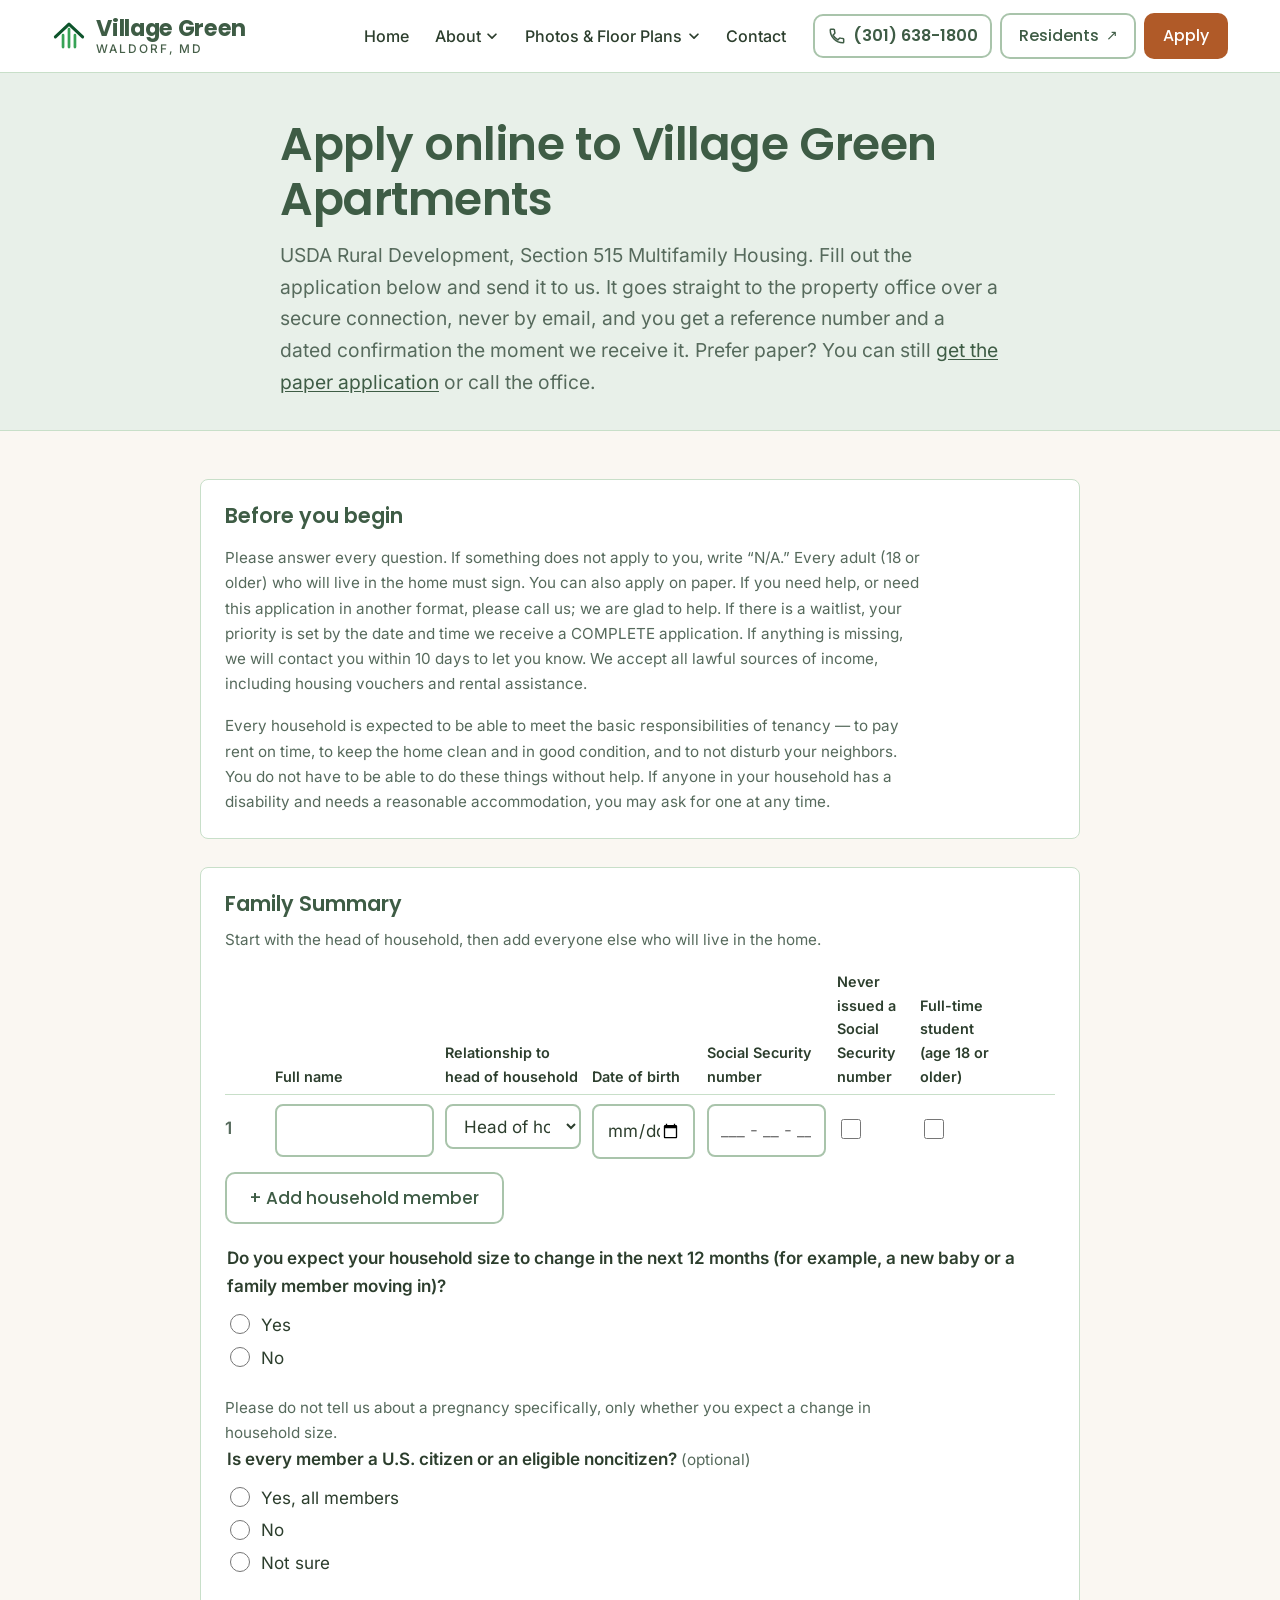
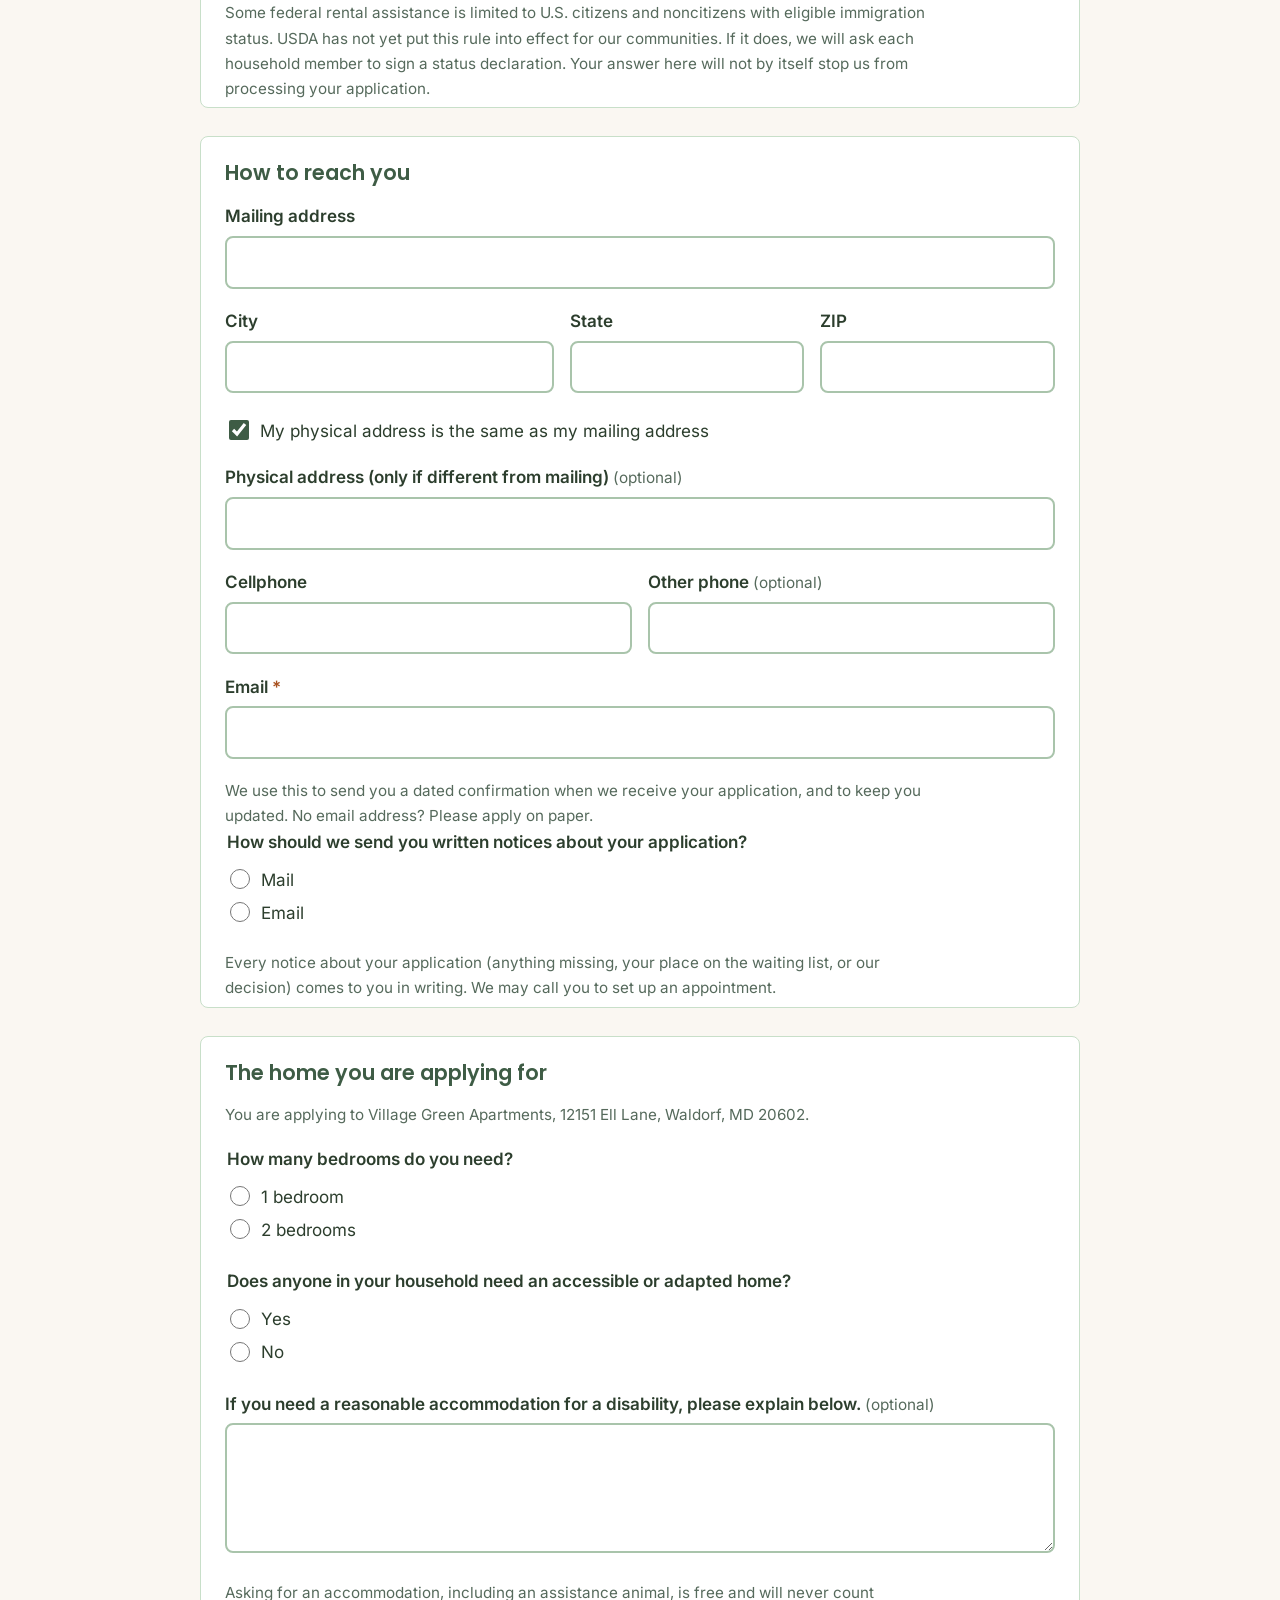
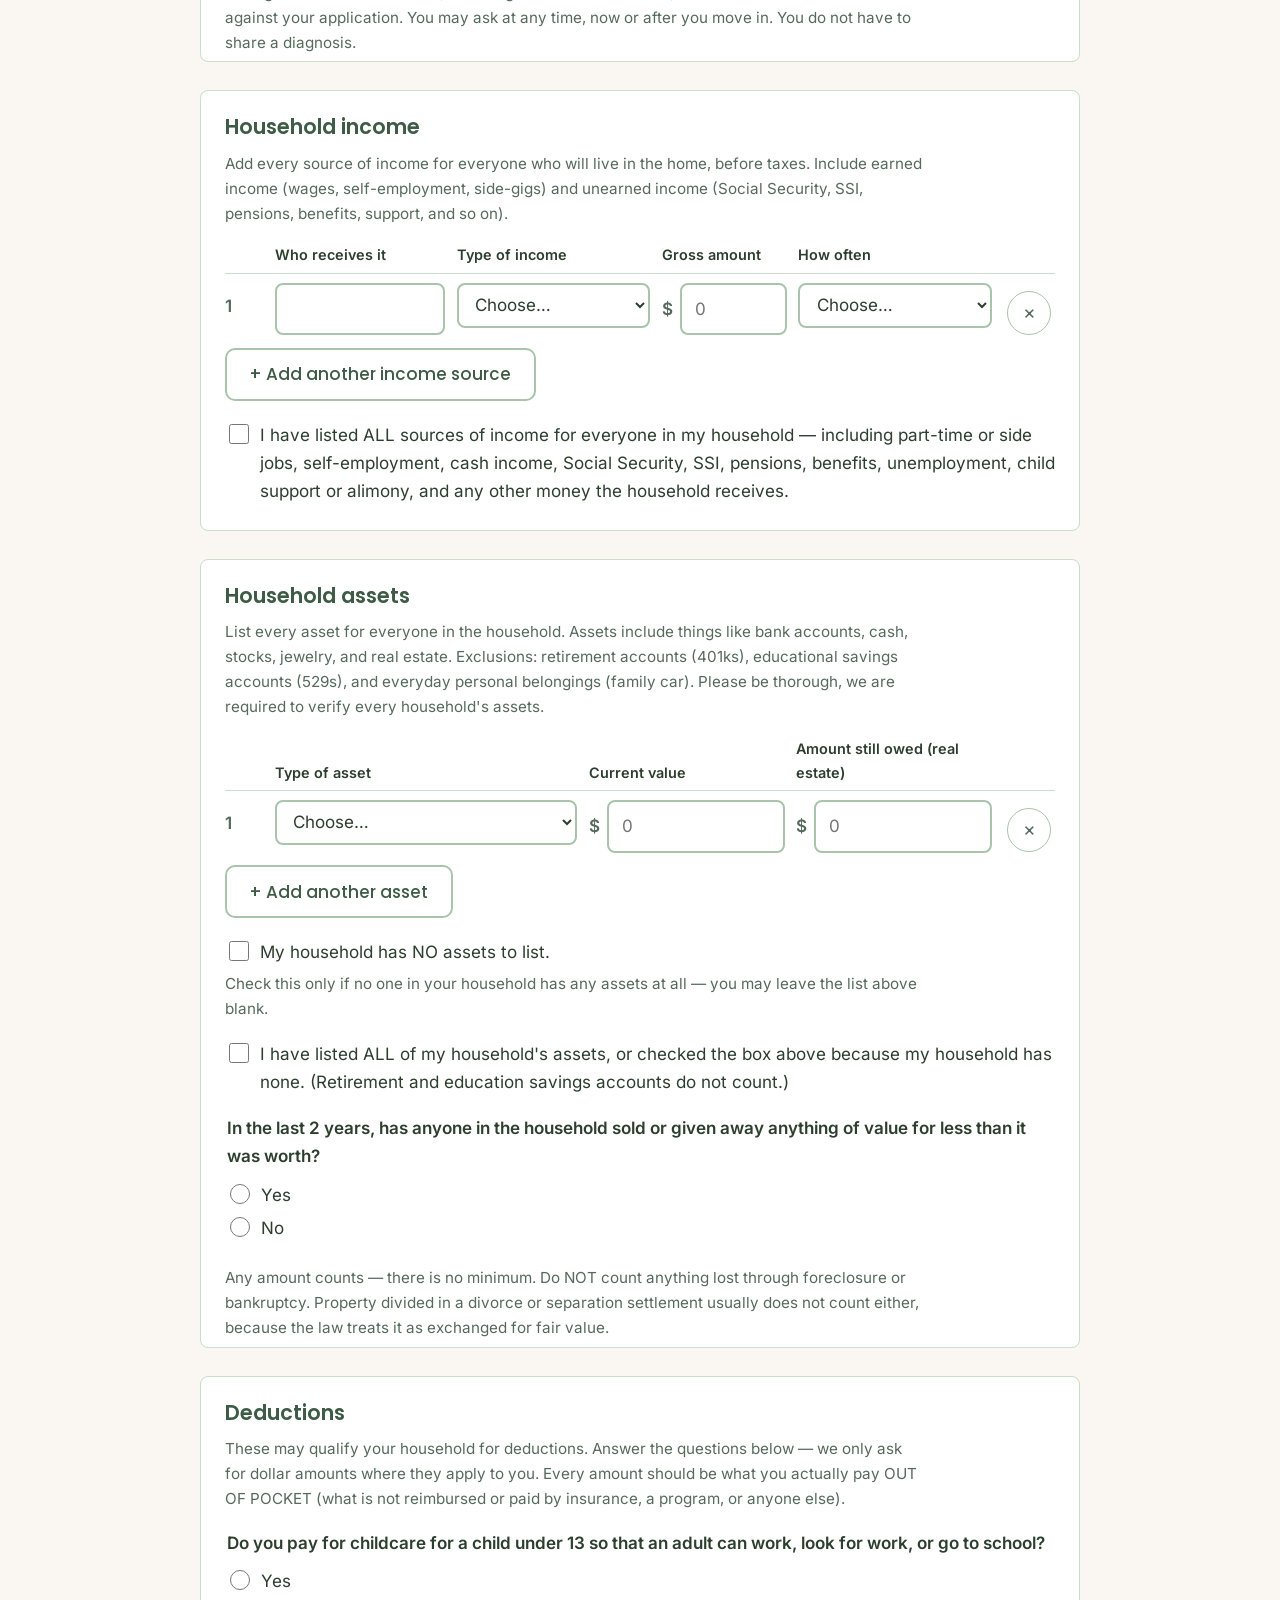
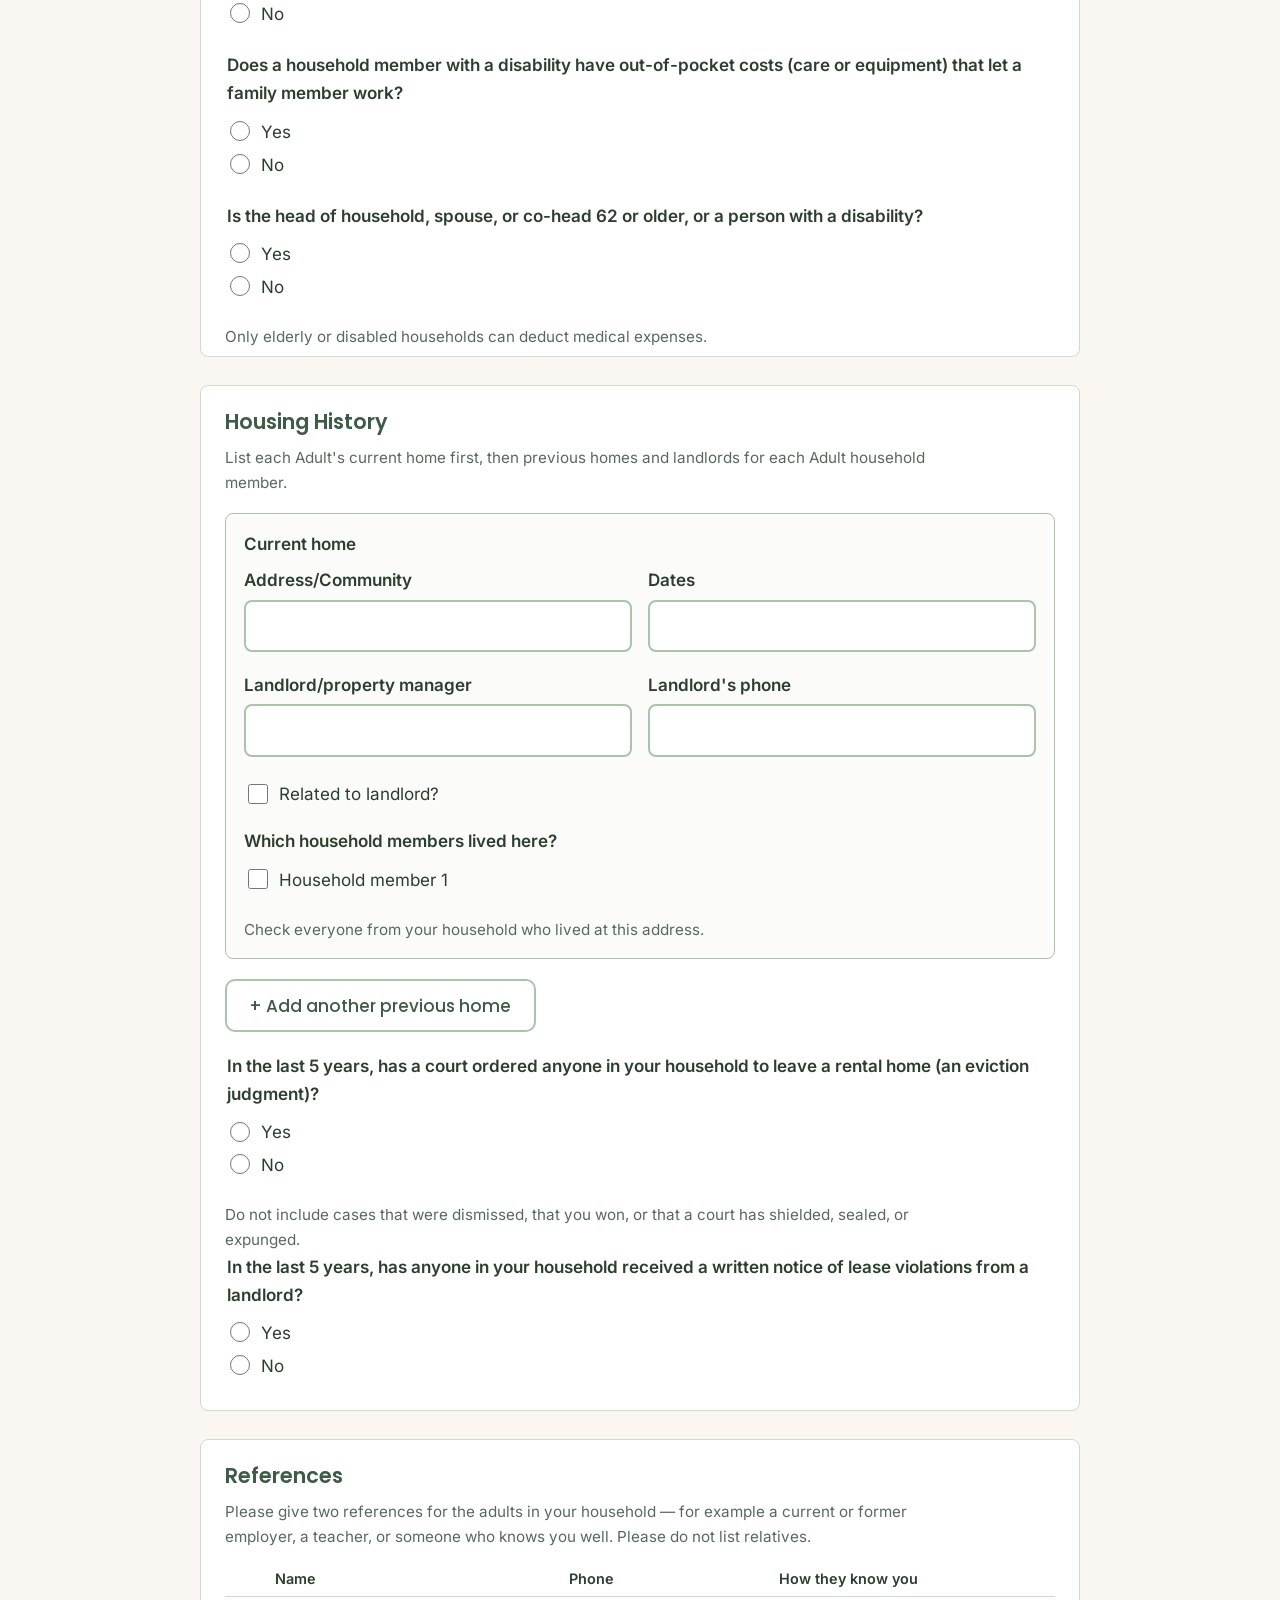
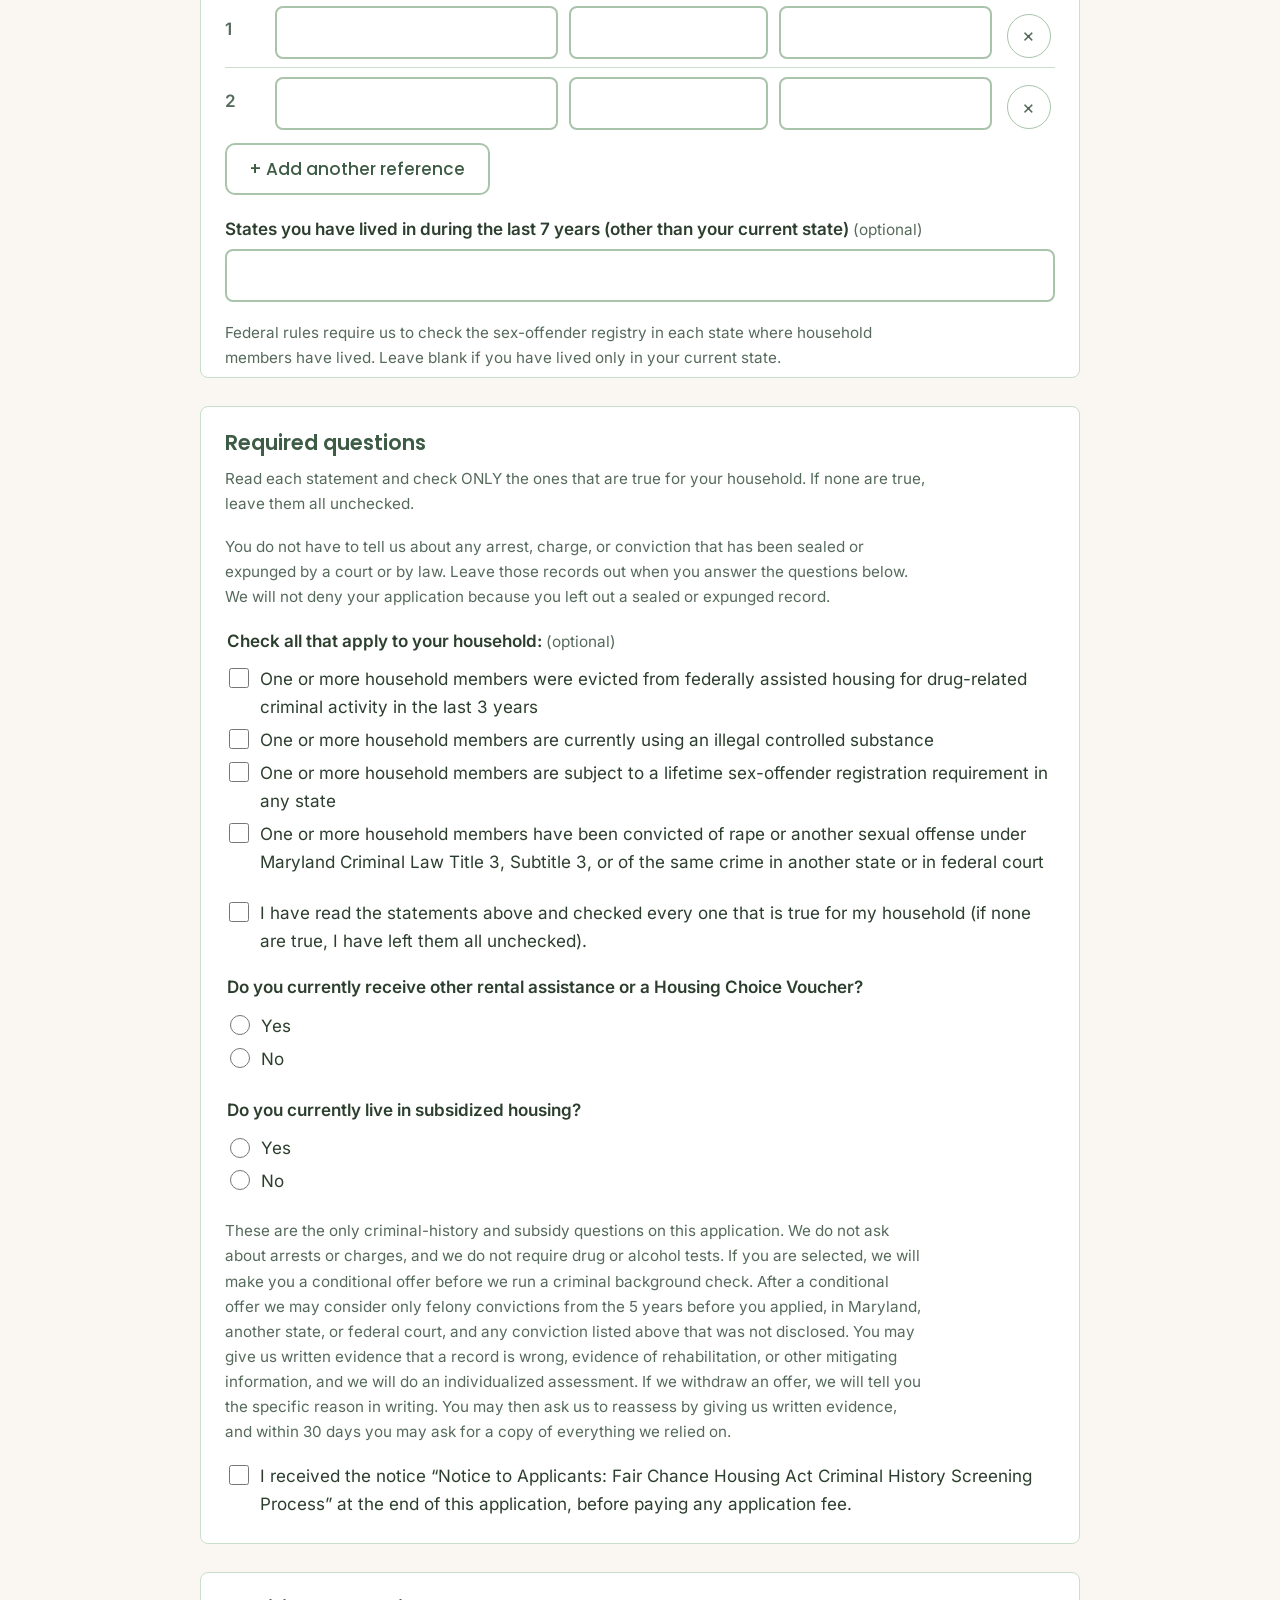
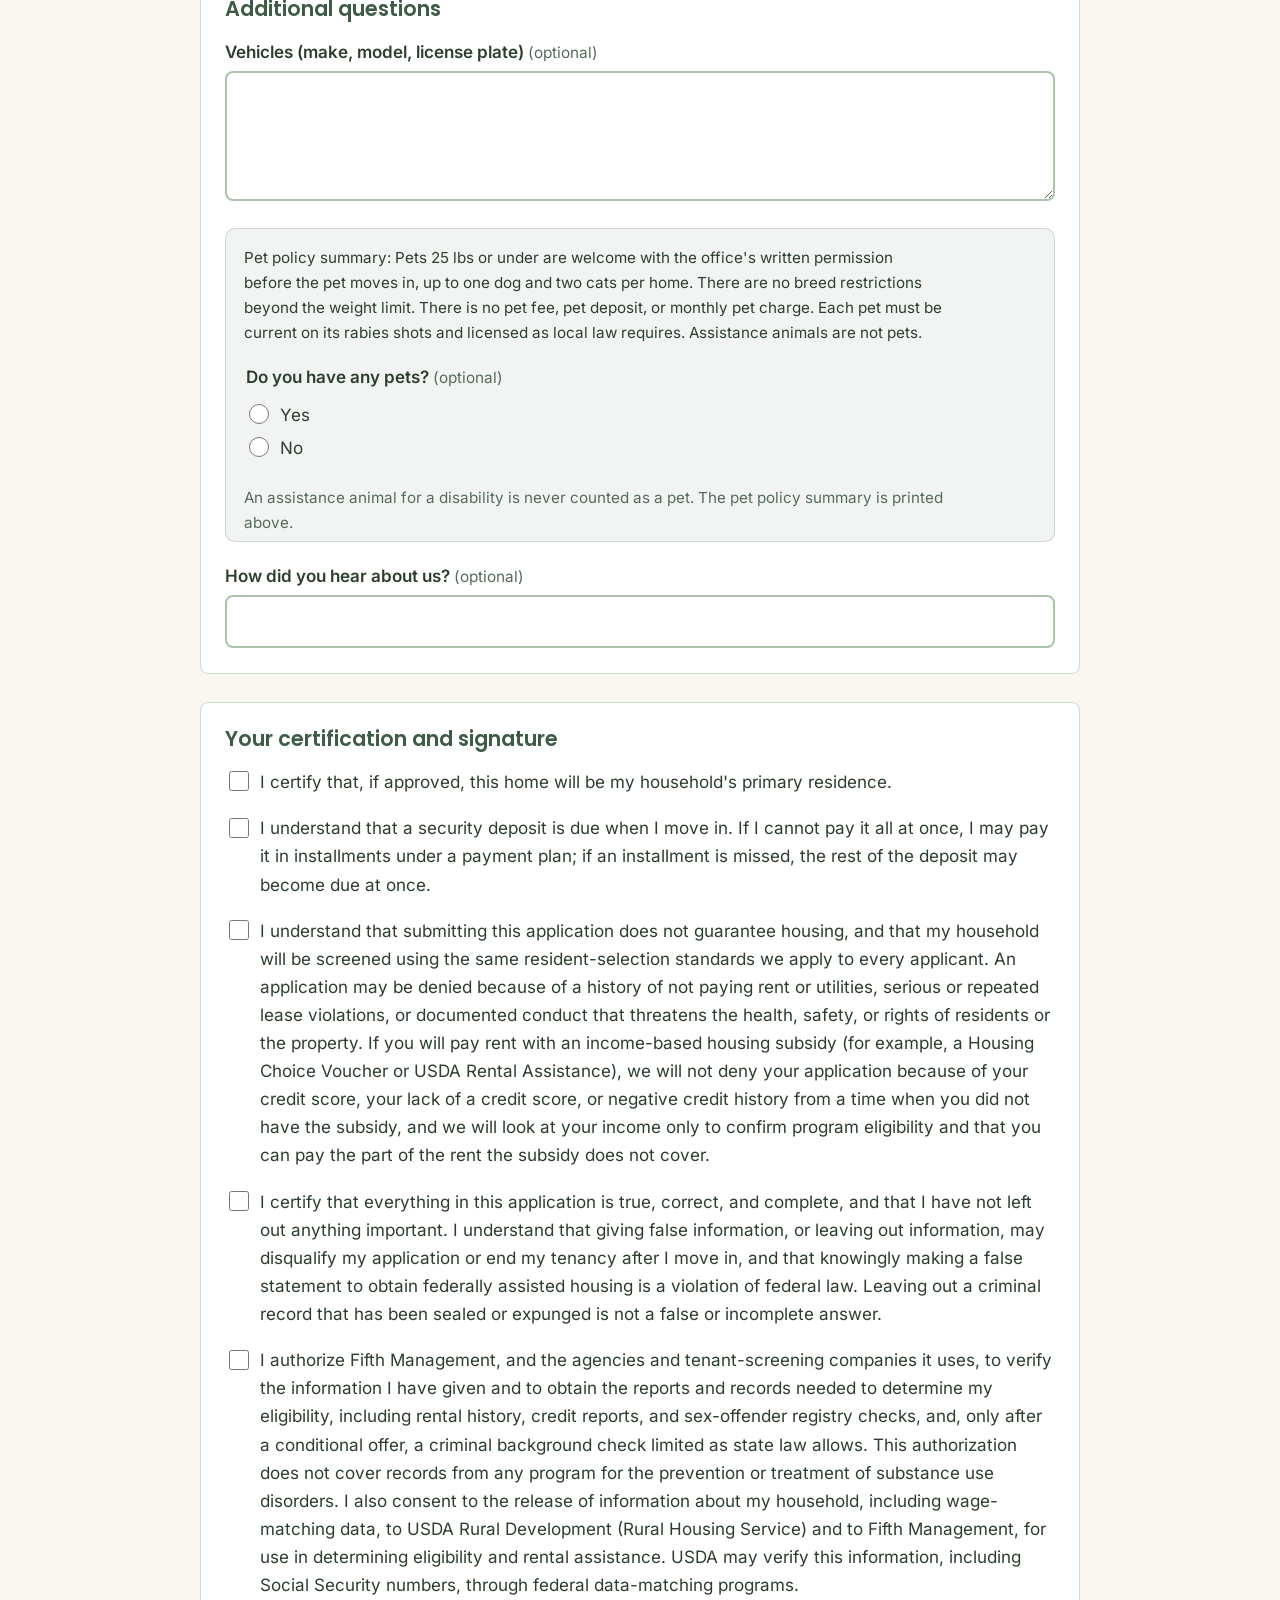
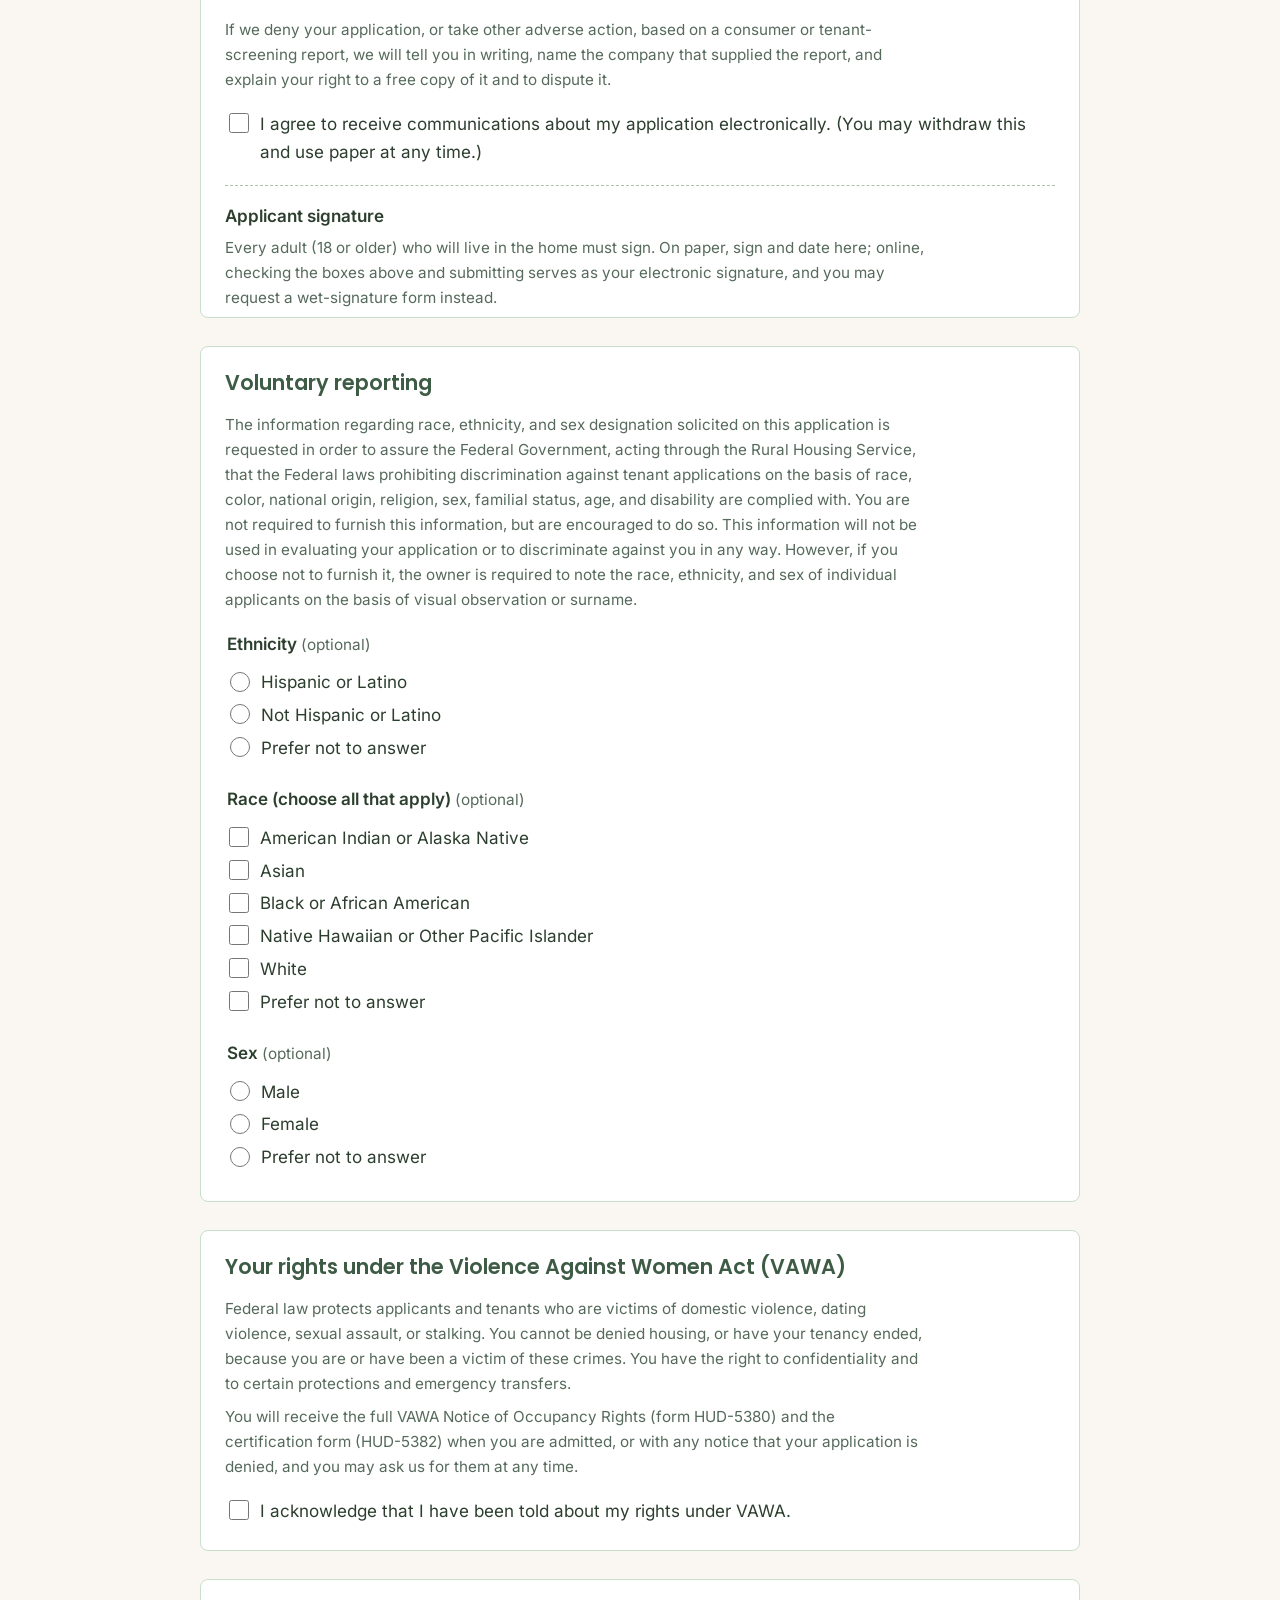
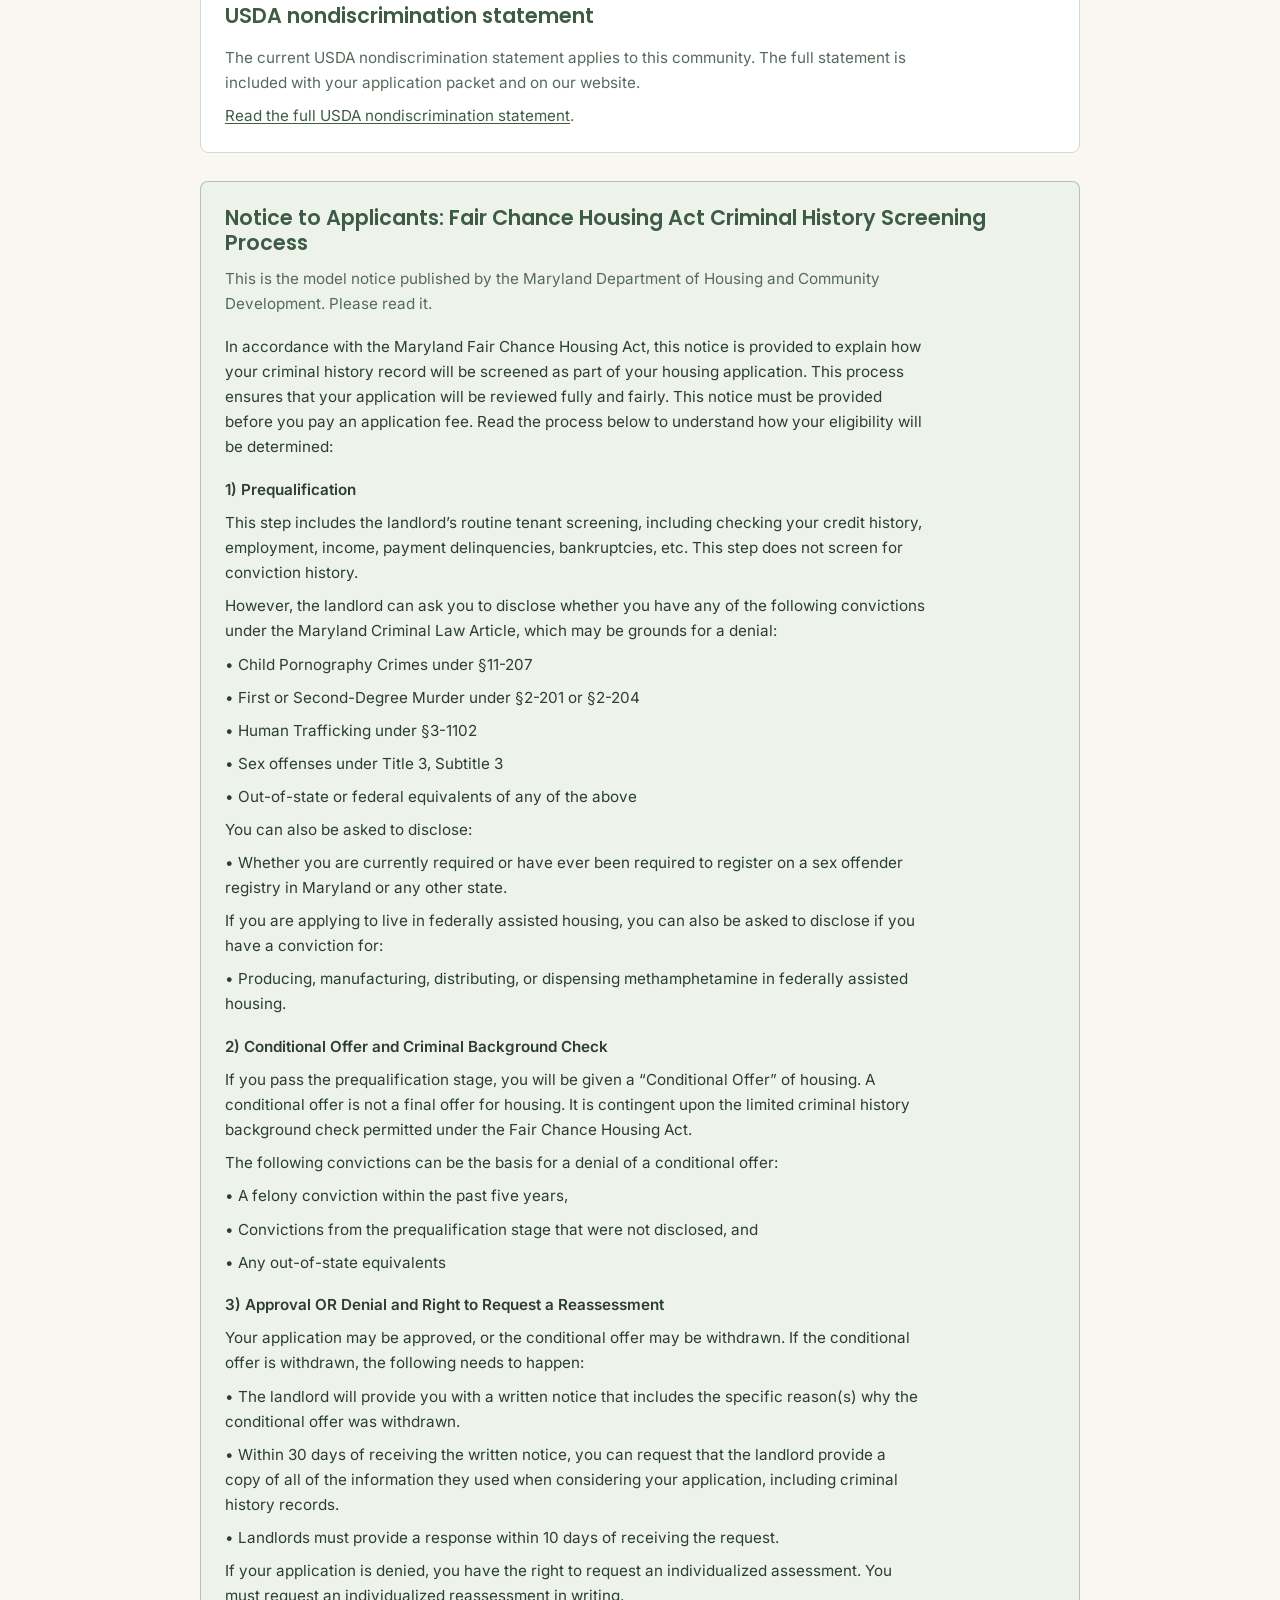
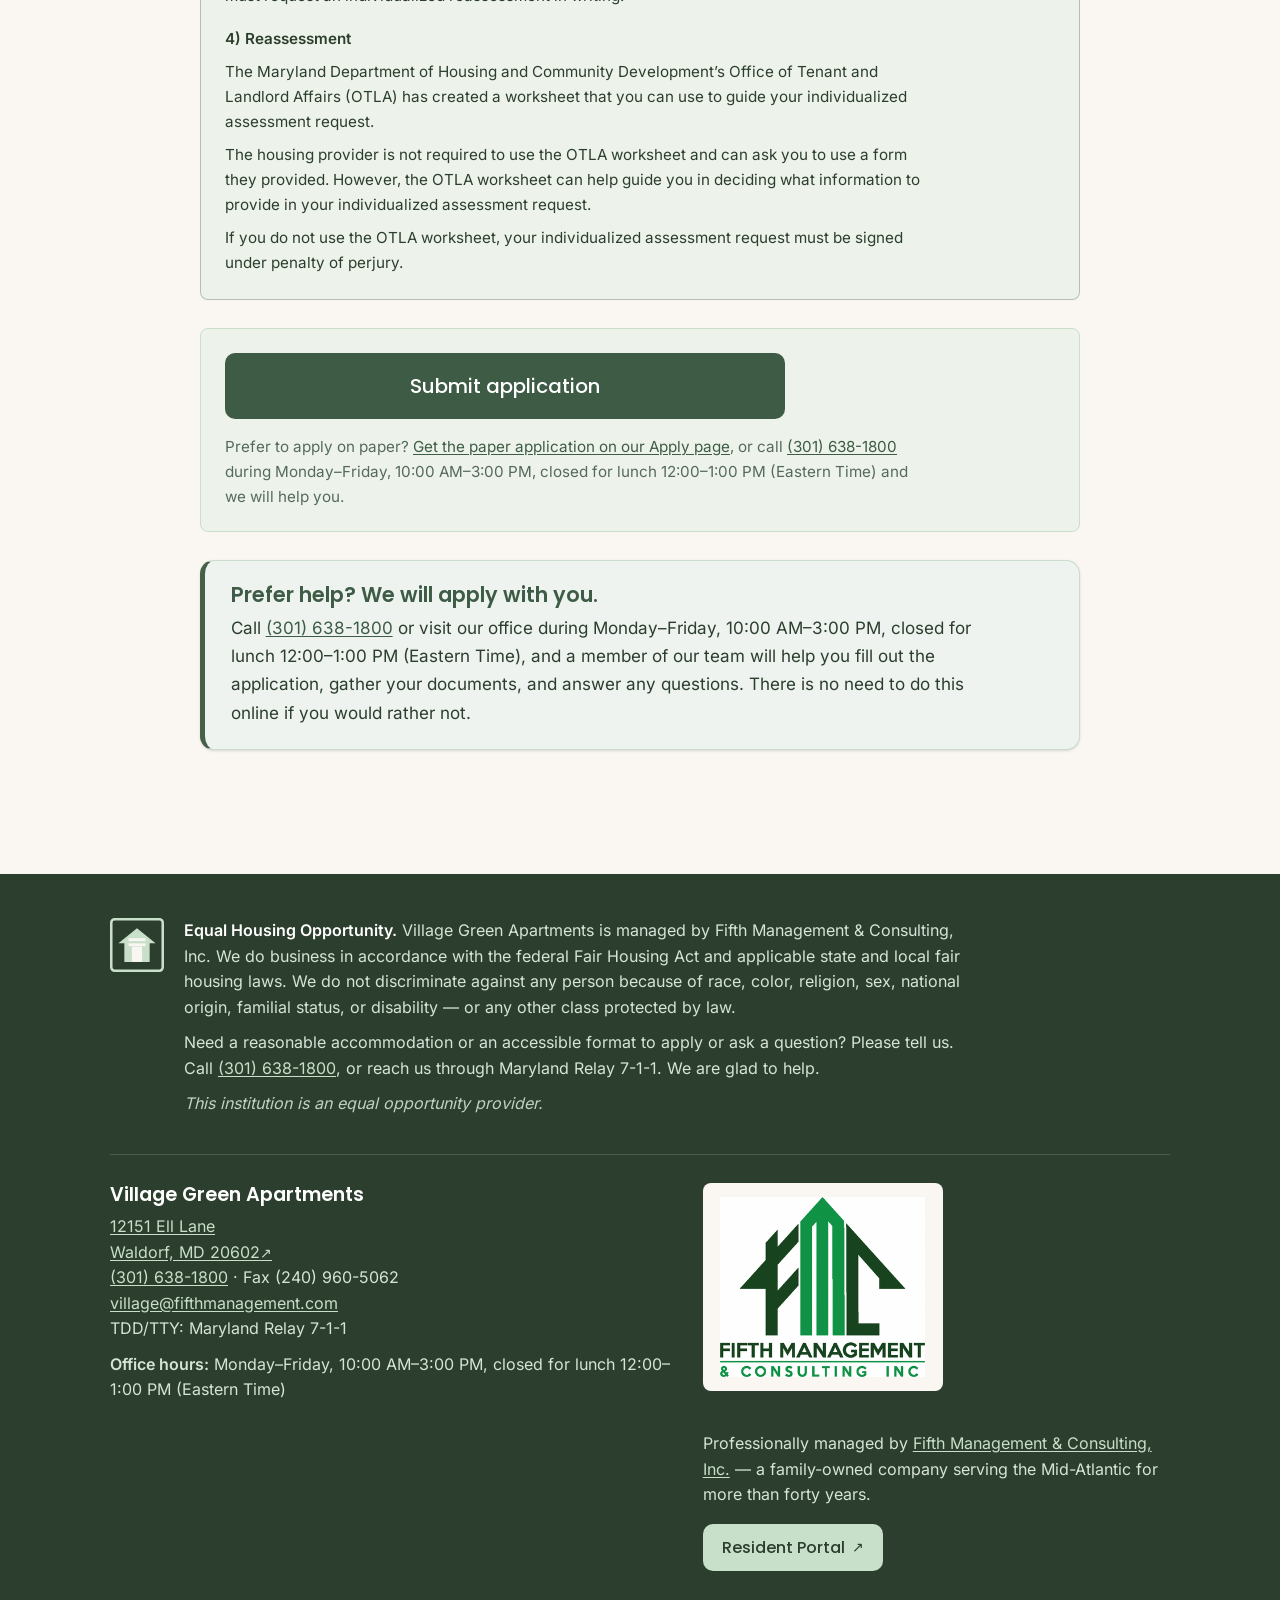
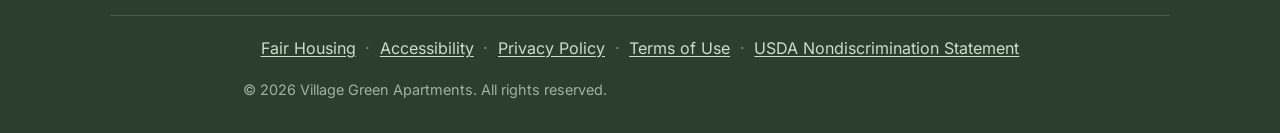
<file: apply-online/index.html>
<!DOCTYPE html>
<html lang="en">
<head>
  <meta charset="utf-8" />
  <meta name="viewport" content="width=device-width, initial-scale=1" />
  <title>Start Your Application Online | Village Green Apartments</title>
  <meta name="description" content="Start your application for Village Green Apartments in Waldorf, MD online — no printing or uploading." />
  <meta name="robots" content="index, follow" />
  <link rel="canonical" href="https://village-greenapts.com/apply-online/" />
  <link rel="icon" type="image/svg+xml" href="data:image/svg+xml,%3Csvg%20xmlns%3D%22http%3A%2F%2Fwww.w3.org%2F2000%2Fsvg%22%20viewBox%3D%220%200%2064%2064%22%3E%3Crect%20width%3D%2264%22%20height%3D%2264%22%20rx%3D%2210%22%20fill%3D%22%230D542B%22%2F%3E%3Cpath%20d%3D%22M22%2031%20V50%20M32%2022%20V50%20M42%2031%20V50%22%20fill%3D%22none%22%20stroke%3D%22%237FC98F%22%20stroke-width%3D%225%22%20stroke-linecap%3D%22round%22%2F%3E%3Cpath%20d%3D%22M10%2034%20L32%2013%20L54%2034%22%20fill%3D%22none%22%20stroke%3D%22%23FAF7F2%22%20stroke-width%3D%226%22%20stroke-linecap%3D%22round%22%20stroke-linejoin%3D%22round%22%2F%3E%3C%2Fsvg%3E" />
  <meta property="og:site_name" content="Village Green Apartments" />
  <meta property="og:title" content="Start Your Application Online | Village Green Apartments" />
  <meta property="og:description" content="Start your application for Village Green Apartments in Waldorf, MD online — no printing or uploading." />
  <meta property="og:type" content="website" />
  <meta property="og:url" content="https://village-greenapts.com/apply-online/" />
  <meta property="og:image" content="https://village-greenapts.com/assets/img/hero.jpg" />
  <meta name="twitter:card" content="summary_large_image" />
  <link rel="preload" href="/assets/fonts/inter-latin-var.woff2" as="font" type="font/woff2" crossorigin />
  <link rel="preload" href="/assets/fonts/poppins-latin-700.woff2" as="font" type="font/woff2" crossorigin />
  <link rel="stylesheet" href="/assets/css/styles.css" />
</head>
<body>
  <a class="skip-link" href="#main">Skip to main content</a>
  <header class="site-header">
    <div class="container header-inner">
      <a class="wordmark" href="/">
        <svg class="wordmark-mark" width="34" height="34" viewBox="0 0 40 40" aria-hidden="true" focusable="false">
        <path d="M13 19 V33 M20 12 V33 M27 19 V33" fill="none" stroke="#37A356" stroke-width="3.2" stroke-linecap="round"/>
        <path d="M4 21 L20 6 L36 21" fill="none" stroke="#0D542B" stroke-width="3.6" stroke-linecap="round" stroke-linejoin="round"/>
      </svg>
        <span class="wordmark-text">
          <span class="wordmark-name">Village Green</span>
          <span class="wordmark-sub">Waldorf, MD</span>
        </span>
      </a>
      <nav class="site-nav" aria-label="Primary">
        <button class="nav-toggle" type="button" aria-expanded="false" aria-controls="nav-menu">
          <span class="nav-toggle-label">Menu</span>
          <span class="nav-toggle-bars" aria-hidden="true"><span></span><span></span><span></span></span>
        </button>
        <ul class="nav-menu" id="nav-menu">
          <li><a href="/">Home</a></li>
          <li class="nav-group">
            <button type="button" class="nav-group-btn" aria-expanded="false" aria-controls="nav-group-about" data-nav-group>About <svg class="chev" viewBox="0 0 16 16" width="14" height="14" aria-hidden="true" focusable="false"><path d="M3.5 6l4.5 4.5L12.5 6" fill="none" stroke="currentColor" stroke-width="2" stroke-linecap="round" stroke-linejoin="round"/></svg></button>
            <span class="nav-group-label">About</span>
            <ul class="nav-dropdown" id="nav-group-about">
              <li><a href="/amenities/">Amenities</a></li>
              <li><a href="/neighborhood/">Neighborhood</a></li>
              <li><a href="/eligibility/">Eligibility</a></li>
            </ul>
          </li>
          <li class="nav-group">
            <button type="button" class="nav-group-btn" aria-expanded="false" aria-controls="nav-group-photos" data-nav-group>Photos &amp; Floor Plans <svg class="chev" viewBox="0 0 16 16" width="14" height="14" aria-hidden="true" focusable="false"><path d="M3.5 6l4.5 4.5L12.5 6" fill="none" stroke="currentColor" stroke-width="2" stroke-linecap="round" stroke-linejoin="round"/></svg></button>
            <span class="nav-group-label">Photos &amp; Floor Plans</span>
            <ul class="nav-dropdown" id="nav-group-photos">
              <li><a href="/photos/">Photos</a></li>
              <li><a href="/floor-plans/">Floor Plans</a></li>
            </ul>
          </li>
          <li><a href="/contact/">Contact</a></li>
          <li class="nav-cta nav-cta-phone"><a class="btn btn-call" href="tel:+13016381800"><svg class="phone-ico" viewBox="0 0 24 24" width="18" height="18" fill="none" stroke="currentColor" stroke-width="2" stroke-linecap="round" stroke-linejoin="round" aria-hidden="true" focusable="false"><path d="M6.8 10.8a15.5 15.5 0 0 0 6.4 6.4l2.1-2.1a1 1 0 0 1 1-.25 11.4 11.4 0 0 0 3.6.57 1 1 0 0 1 1 1V20a1 1 0 0 1-1 1A17 17 0 0 1 3 4a1 1 0 0 1 1-1h3.6a1 1 0 0 1 1 1 11.4 11.4 0 0 0 .57 3.6 1 1 0 0 1-.25 1Z"/></svg>Call (301) 638-1800</a></li>
          <li class="nav-cta"><a class="btn btn-residents" href="https://fifthmanagement.securecafe.com/residentservices/apartmentsforrent/userlogin.aspx" target="_blank" rel="noopener noreferrer">Residents<span class="ext-mark" aria-hidden="true">&#8599;</span><span class="visually-hidden"> (opens the resident portal in a new tab)</span></a></li>
          <li class="nav-cta"><a class="btn btn-apply" href="/apply/">Apply</a></li>
        </ul>
      </nav>
      <div class="header-ctas">
        <a class="header-phone" href="tel:+13016381800" aria-label="Call the office at (301) 638-1800"><svg class="phone-ico" viewBox="0 0 24 24" width="18" height="18" fill="none" stroke="currentColor" stroke-width="2" stroke-linecap="round" stroke-linejoin="round" aria-hidden="true" focusable="false"><path d="M6.8 10.8a15.5 15.5 0 0 0 6.4 6.4l2.1-2.1a1 1 0 0 1 1-.25 11.4 11.4 0 0 0 3.6.57 1 1 0 0 1 1 1V20a1 1 0 0 1-1 1A17 17 0 0 1 3 4a1 1 0 0 1 1-1h3.6a1 1 0 0 1 1 1 11.4 11.4 0 0 0 .57 3.6 1 1 0 0 1-.25 1Z"/></svg><span class="header-phone-num">(301) 638-1800</span></a>
        <a class="btn btn-residents" href="https://fifthmanagement.securecafe.com/residentservices/apartmentsforrent/userlogin.aspx" target="_blank" rel="noopener noreferrer">Residents<span class="ext-mark" aria-hidden="true">&#8599;</span><span class="visually-hidden"> (opens the resident portal in a new tab)</span></a>
        <a class="btn btn-apply" href="/apply/">Apply</a>
      </div>
    </div>
  </header>
  <main id="main">
    <section class="page-header">
      <div class="container narrow">
        <h1>Apply online to Village Green Apartments</h1>
        <p class="lead">USDA Rural Development, Section 515 Multifamily Housing. Fill out the application below and send it to us. It goes straight to the property office over a secure connection, never by email, and you get a reference number and a dated confirmation the moment we receive it. Prefer paper? You can still <a href="/apply/">get the paper application</a> or call the office.</p>
      </div>
    </section>
    <div class="section prose-page apply-online-page">
      <div class="container app-wide">
        <form class="fmc-form apply-online-form application-form" novalidate data-apply-endpoint="https://fmc-forms.fifthmanagement.workers.dev/apply" data-property-domain="village-greenapts.com" data-property-name="Village Green Apartments" data-schema-version="0.19-draft">
          
          <section class="app-section" aria-labelledby="sec-instructions">
            <h2 id="sec-instructions">Before you begin</h2>
            
            <div class="app-note-plain"><p>Please answer every question. If something does not apply to you, write “N/A.” Every adult (18 or older) who will live in the home must sign. You can also apply on paper. If you need help, or need this application in another format, please call us; we are glad to help. If there is a waitlist, your priority is set by the date and time we receive a COMPLETE application. If anything is missing, we will contact you within 10 days to let you know. We accept all lawful sources of income, including housing vouchers and rental assistance.</p></div>
            <div class="app-note-plain"><p>Every household is expected to be able to meet the basic responsibilities of tenancy — to pay rent on time, to keep the home clean and in good condition, and to not disturb your neighbors. You do not have to be able to do these things without help. If anyone in your household has a disability and needs a reasonable accommodation, you may ask for one at any time.</p></div>
          </section>

          <section class="app-section" aria-labelledby="sec-household">
            <h2 id="sec-household">Family Summary</h2>
            <p class="app-hint">Start with the head of household, then add everyone else who will live in the home.</p>
            <div class="app-repeater is-table" data-repeater="members" data-count="1" data-min="1">
            <div class="rt-head" style="grid-template-columns:2.4rem 2fr 1.7fr 1.3fr 1.5fr 0.9fr 0.9fr 3.25rem"><span></span><span>Full name</span><span>Relationship to head of household</span><span>Date of birth</span><span>Social Security number</span><span>Never issued a Social Security number</span><span>Full-time student (age 18 or older)</span><span></span></div>
            <div class="app-repeater-items">
            <div class="rt-row" role="group" aria-label="Head of household" style="grid-template-columns:2.4rem 2fr 1.7fr 1.3fr 1.5fr 0.9fr 0.9fr 3.25rem"><div class="rt-num" aria-hidden="true">1</div><div class="rt-cell"><label class="rt-vh" for="members_0_name">Full name</label><input type="text" id="members_0_name" name="members_0_name" required /></div><div class="rt-cell"><label class="rt-vh" for="members_0_relationship">Relationship to head of household</label><select id="members_0_relationship" name="members_0_relationship"><option value="">Choose&hellip;</option><option selected>Head of household</option><option>Spouse</option><option>Co-head</option><option>Child</option><option>Other adult</option><option>Other dependent</option></select></div><div class="rt-cell"><label class="rt-vh" for="members_0_dob">Date of birth</label><input type="date" id="members_0_dob" name="members_0_dob" /></div><div class="rt-cell"><label class="rt-vh" for="members_0_ssn">Social Security number</label><input type="text" id="members_0_ssn" name="members_0_ssn" inputmode="numeric" autocomplete="off" placeholder="___ - __ - ____" /></div><div class="rt-cell"><label class="rt-vh" for="members_0_no_ssn">Never issued a Social Security number</label><input type="checkbox" id="members_0_no_ssn" name="members_0_no_ssn" value="yes" /></div><div class="rt-cell"><label class="rt-vh" for="members_0_student">Full-time student (age 18 or older)</label><input type="checkbox" id="members_0_student" name="members_0_student" value="yes" /></div><div class="rt-remove-cell"></div></div>
            </div>
            <template data-repeater-template><div class="rt-row" role="group" aria-label="Household member __N__" style="grid-template-columns:2.4rem 2fr 1.7fr 1.3fr 1.5fr 0.9fr 0.9fr 3.25rem"><div class="rt-num" aria-hidden="true">__N__</div><div class="rt-cell"><label class="rt-vh" for="members___I___name">Full name</label><input type="text" id="members___I___name" name="members___I___name" required /></div><div class="rt-cell"><label class="rt-vh" for="members___I___relationship">Relationship to head of household</label><select id="members___I___relationship" name="members___I___relationship"><option value="">Choose&hellip;</option><option>Head of household</option><option>Spouse</option><option>Co-head</option><option>Child</option><option>Other adult</option><option>Other dependent</option></select></div><div class="rt-cell"><label class="rt-vh" for="members___I___dob">Date of birth</label><input type="date" id="members___I___dob" name="members___I___dob" /></div><div class="rt-cell"><label class="rt-vh" for="members___I___ssn">Social Security number</label><input type="text" id="members___I___ssn" name="members___I___ssn" inputmode="numeric" autocomplete="off" placeholder="___ - __ - ____" /></div><div class="rt-cell"><label class="rt-vh" for="members___I___no_ssn">Never issued a Social Security number</label><input type="checkbox" id="members___I___no_ssn" name="members___I___no_ssn" value="yes" /></div><div class="rt-cell"><label class="rt-vh" for="members___I___student">Full-time student (age 18 or older)</label><input type="checkbox" id="members___I___student" name="members___I___student" value="yes" /></div><div class="rt-remove-cell"><button type="button" class="rt-remove" data-remove aria-label="Remove Household member __N__" title="Remove">&times;</button></div></div></template>
            <button type="button" class="btn btn-secondary app-add" data-add>+ Add household member</button>
          </div>
            <fieldset class="field"><legend>Do you expect your household size to change in the next 12 months (for example, a new baby or a family member moving in)?</legend>
              <label class="choice"><input type="radio" name="size_change" value="Yes" /> Yes</label>
              <label class="choice"><input type="radio" name="size_change" value="No" /> No</label>
            </fieldset><p class="field-hint">Please do not tell us about a pregnancy specifically, only whether you expect a change in household size.</p>
            <fieldset class="field"><legend>Is every member a U.S. citizen or an eligible noncitizen? <span class="optional">(optional)</span></legend>
              <label class="choice"><input type="radio" name="citizen_status" value="Yes, all members" /> Yes, all members</label>
              <label class="choice"><input type="radio" name="citizen_status" value="No" /> No</label>
              <label class="choice"><input type="radio" name="citizen_status" value="Not sure" /> Not sure</label>
            </fieldset><p class="field-hint">Some federal rental assistance is limited to U.S. citizens and noncitizens with eligible immigration status. USDA has not yet put this rule into effect for our communities. If it does, we will ask each household member to sign a status declaration. Your answer here will not by itself stop us from processing your application.</p>
          </section>

          <section class="app-section" aria-labelledby="sec-contact">
            <h2 id="sec-contact">How to reach you</h2>
            
            <div class="field"><label for="mailing_street">Mailing address</label><input type="text" id="mailing_street" name="mailing_street" /></div>
            <div class="field-row-3">
            <div class="field"><label for="mailing_city">City</label><input type="text" id="mailing_city" name="mailing_city" /></div>
            <div class="field"><label for="mailing_state">State</label><input type="text" id="mailing_state" name="mailing_state" /></div>
            <div class="field"><label for="mailing_zip">ZIP</label><input type="text" id="mailing_zip" name="mailing_zip" inputmode="numeric" /></div>
            </div>
            <div class="field field-consent"><label class="choice"><input type="checkbox" name="physical_same" value="yes" checked /> <span>My physical address is the same as my mailing address</span></label></div>
            <div class="field"><label for="physical_street">Physical address (only if different from mailing) <span class="optional">(optional)</span></label><input type="text" id="physical_street" name="physical_street" /></div>
            <div class="field-row">
            <div class="field"><label for="home_phone">Cellphone</label><input type="tel" id="home_phone" name="home_phone" /></div>
            <div class="field"><label for="alt_phone">Other phone <span class="optional">(optional)</span></label><input type="tel" id="alt_phone" name="alt_phone" /></div>
            </div>
            <div class="field"><label for="email">Email <span class="req" aria-hidden="true">*</span></label><input type="email" id="email" name="email" required /></div>
            <p class="field-hint">We use this to send you a dated confirmation when we receive your application, and to keep you updated. No email address? Please apply on paper.</p>
            <fieldset class="field"><legend>How should we send you written notices about your application?</legend>
              <label class="choice"><input type="radio" name="notice_method" value="Mail" /> Mail</label>
              <label class="choice"><input type="radio" name="notice_method" value="Email" /> Email</label>
            </fieldset><p class="field-hint">Every notice about your application (anything missing, your place on the waiting list, or our decision) comes to you in writing. We may call you to set up an appointment.</p>
          </section>

          <section class="app-section" aria-labelledby="sec-unit-request">
            <h2 id="sec-unit-request">The home you are applying for</h2>
            
            <div class="app-note-plain"><p>You are applying to Village Green Apartments, 12151 Ell Lane, Waldorf, MD 20602.</p></div>
            <fieldset class="field"><legend>How many bedrooms do you need?</legend>
              <label class="choice"><input type="radio" name="bedrooms" value="1 bedroom" /> 1 bedroom</label>
              <label class="choice"><input type="radio" name="bedrooms" value="2 bedrooms" /> 2 bedrooms</label>
            </fieldset>
            <fieldset class="field"><legend>Does anyone in your household need an accessible or adapted home?</legend>
              <label class="choice"><input type="radio" name="accessible_need" value="Yes" /> Yes</label>
              <label class="choice"><input type="radio" name="accessible_need" value="No" /> No</label>
            </fieldset>
            <div class="field"><label for="accommodation_request">If you need a reasonable accommodation for a disability, please explain below. <span class="optional">(optional)</span></label><textarea id="accommodation_request" name="accommodation_request" rows="3"></textarea></div>
            <p class="field-hint">Asking for an accommodation, including an assistance animal, is free and will never count against your application. You may ask at any time, now or after you move in. You do not have to share a diagnosis.</p>
          </section>

          <section class="app-section" aria-labelledby="sec-income">
            <h2 id="sec-income">Household income</h2>
            <p class="app-hint">Add every source of income for everyone who will live in the home, before taxes. Include earned income (wages, self-employment, side-gigs) and unearned income (Social Security, SSI, pensions, benefits, support, and so on).</p>
            <div class="app-repeater is-table" data-repeater="income_sources" data-count="1" data-min="0">
            <div class="rt-head" style="grid-template-columns:2.4rem 1.5fr 1.7fr 1.1fr 1.7fr 3.25rem"><span></span><span>Who receives it</span><span>Type of income</span><span>Gross amount</span><span>How often</span><span></span></div>
            <div class="app-repeater-items">
            <div class="rt-row" role="group" aria-label="Income source 1" style="grid-template-columns:2.4rem 1.5fr 1.7fr 1.1fr 1.7fr 3.25rem"><div class="rt-num" aria-hidden="true">1</div><div class="rt-cell"><label class="rt-vh" for="income_sources_0_member">Who receives it</label><input type="text" id="income_sources_0_member" name="income_sources_0_member" /></div><div class="rt-cell"><label class="rt-vh" for="income_sources_0_source">Type of income</label><select id="income_sources_0_source" name="income_sources_0_source"><option value="">Choose&hellip;</option><option>Wages / salary (earned)</option><option>Self-employment or side gig (earned)</option><option>Social Security</option><option>Supplemental Security Income (SSI)</option><option>Pension or retirement</option><option>VA benefits</option><option>Unemployment</option><option>TANF (cash assistance)</option><option>Child support or alimony received</option><option>Recurring gifts or contributions</option><option>Rental or investment income</option><option>Other</option></select></div><div class="rt-cell"><label class="rt-vh" for="income_sources_0_amount">Gross amount</label><div class="money-input"><span class="money-sign" aria-hidden="true">$</span><input type="number" id="income_sources_0_amount" name="income_sources_0_amount" min="0" step="1" inputmode="decimal" placeholder="0" /></div></div><div class="rt-cell"><label class="rt-vh" for="income_sources_0_frequency">How often</label><select id="income_sources_0_frequency" name="income_sources_0_frequency"><option value="">Choose&hellip;</option><option>Weekly</option><option>Every 2 weeks (26 times a year)</option><option>Twice a month (24 times a year)</option><option>Monthly</option><option>Yearly</option></select></div><div class="rt-remove-cell"><button type="button" class="rt-remove" data-remove aria-label="Remove Income source 1" title="Remove">&times;</button></div></div>
            </div>
            <template data-repeater-template><div class="rt-row" role="group" aria-label="Income source __N__" style="grid-template-columns:2.4rem 1.5fr 1.7fr 1.1fr 1.7fr 3.25rem"><div class="rt-num" aria-hidden="true">__N__</div><div class="rt-cell"><label class="rt-vh" for="income_sources___I___member">Who receives it</label><input type="text" id="income_sources___I___member" name="income_sources___I___member" /></div><div class="rt-cell"><label class="rt-vh" for="income_sources___I___source">Type of income</label><select id="income_sources___I___source" name="income_sources___I___source"><option value="">Choose&hellip;</option><option>Wages / salary (earned)</option><option>Self-employment or side gig (earned)</option><option>Social Security</option><option>Supplemental Security Income (SSI)</option><option>Pension or retirement</option><option>VA benefits</option><option>Unemployment</option><option>TANF (cash assistance)</option><option>Child support or alimony received</option><option>Recurring gifts or contributions</option><option>Rental or investment income</option><option>Other</option></select></div><div class="rt-cell"><label class="rt-vh" for="income_sources___I___amount">Gross amount</label><div class="money-input"><span class="money-sign" aria-hidden="true">$</span><input type="number" id="income_sources___I___amount" name="income_sources___I___amount" min="0" step="1" inputmode="decimal" placeholder="0" /></div></div><div class="rt-cell"><label class="rt-vh" for="income_sources___I___frequency">How often</label><select id="income_sources___I___frequency" name="income_sources___I___frequency"><option value="">Choose&hellip;</option><option>Weekly</option><option>Every 2 weeks (26 times a year)</option><option>Twice a month (24 times a year)</option><option>Monthly</option><option>Yearly</option></select></div><div class="rt-remove-cell"><button type="button" class="rt-remove" data-remove aria-label="Remove Income source __N__" title="Remove">&times;</button></div></div></template>
            <button type="button" class="btn btn-secondary app-add" data-add>+ Add another income source</button>
          </div>
            <div class="field field-consent"><label class="choice"><input type="checkbox" name="income_all_listed" value="yes" required /> <span>I have listed ALL sources of income for everyone in my household — including part-time or side jobs, self-employment, cash income, Social Security, SSI, pensions, benefits, unemployment, child support or alimony, and any other money the household receives.</span></label></div>
          </section>

          <section class="app-section" aria-labelledby="sec-assets">
            <h2 id="sec-assets">Household assets</h2>
            <p class="app-hint">List every asset for everyone in the household. Assets include things like bank accounts, cash, stocks, jewelry, and real estate. Exclusions: retirement accounts (401ks), educational savings accounts (529s), and everyday personal belongings (family car). Please be thorough, we are required to verify every household's assets.</p>
            <div class="app-repeater is-table" data-repeater="asset_items" data-count="1" data-min="1">
            <div class="rt-head" style="grid-template-columns:2.4rem 1.7fr 1.1fr 1.1fr 3.25rem"><span></span><span>Type of asset</span><span>Current value</span><span>Amount still owed (real estate)</span><span></span></div>
            <div class="app-repeater-items">
            <div class="rt-row" role="group" aria-label="Asset 1" style="grid-template-columns:2.4rem 1.7fr 1.1fr 1.1fr 3.25rem"><div class="rt-num" aria-hidden="true">1</div><div class="rt-cell"><label class="rt-vh" for="asset_items_0_type">Type of asset</label><select id="asset_items_0_type" name="asset_items_0_type"><option value="">Choose&hellip;</option><option>Checking account</option><option>Savings account</option><option>CD or money market</option><option>Stocks, bonds, or brokerage</option><option>Real estate</option><option>Other</option></select></div><div class="rt-cell"><label class="rt-vh" for="asset_items_0_value">Current value</label><div class="money-input"><span class="money-sign" aria-hidden="true">$</span><input type="number" id="asset_items_0_value" name="asset_items_0_value" min="0" step="1" inputmode="decimal" placeholder="0" /></div></div><div class="rt-cell"><label class="rt-vh" for="asset_items_0_owed">Amount still owed (real estate)</label><div class="money-input"><span class="money-sign" aria-hidden="true">$</span><input type="number" id="asset_items_0_owed" name="asset_items_0_owed" min="0" step="1" inputmode="decimal" placeholder="0" /></div></div><div class="rt-remove-cell"><button type="button" class="rt-remove" data-remove aria-label="Remove Asset 1" title="Remove">&times;</button></div></div>
            </div>
            <template data-repeater-template><div class="rt-row" role="group" aria-label="Asset __N__" style="grid-template-columns:2.4rem 1.7fr 1.1fr 1.1fr 3.25rem"><div class="rt-num" aria-hidden="true">__N__</div><div class="rt-cell"><label class="rt-vh" for="asset_items___I___type">Type of asset</label><select id="asset_items___I___type" name="asset_items___I___type"><option value="">Choose&hellip;</option><option>Checking account</option><option>Savings account</option><option>CD or money market</option><option>Stocks, bonds, or brokerage</option><option>Real estate</option><option>Other</option></select></div><div class="rt-cell"><label class="rt-vh" for="asset_items___I___value">Current value</label><div class="money-input"><span class="money-sign" aria-hidden="true">$</span><input type="number" id="asset_items___I___value" name="asset_items___I___value" min="0" step="1" inputmode="decimal" placeholder="0" /></div></div><div class="rt-cell"><label class="rt-vh" for="asset_items___I___owed">Amount still owed (real estate)</label><div class="money-input"><span class="money-sign" aria-hidden="true">$</span><input type="number" id="asset_items___I___owed" name="asset_items___I___owed" min="0" step="1" inputmode="decimal" placeholder="0" /></div></div><div class="rt-remove-cell"><button type="button" class="rt-remove" data-remove aria-label="Remove Asset __N__" title="Remove">&times;</button></div></div></template>
            <button type="button" class="btn btn-secondary app-add" data-add>+ Add another asset</button>
          </div>
            <div class="field field-consent"><label class="choice"><input type="checkbox" name="assets_none" value="yes" /> <span>My household has NO assets to list.</span></label><p class="field-hint">Check this only if no one in your household has any assets at all — you may leave the list above blank.</p></div>
            <div class="field field-consent"><label class="choice"><input type="checkbox" name="assets_all_listed" value="yes" required /> <span>I have listed ALL of my household's assets, or checked the box above because my household has none. (Retirement and education savings accounts do not count.)</span></label></div>
            <fieldset class="field"><legend>In the last 2 years, has anyone in the household sold or given away anything of value for less than it was worth?</legend>
              <label class="choice"><input type="radio" name="asset_disposed" value="Yes" /> Yes</label>
              <label class="choice"><input type="radio" name="asset_disposed" value="No" /> No</label>
            </fieldset><p class="field-hint">Any amount counts — there is no minimum. Do NOT count anything lost through foreclosure or bankruptcy. Property divided in a divorce or separation settlement usually does not count either, because the law treats it as exchanged for fair value.</p>
            <div class="app-cond" data-cond-field="asset_disposed" data-cond-mode="show" data-cond-equals="Yes" hidden><div class="app-repeater is-table" data-repeater="disposed_items" data-count="1" data-min="0">
            <p class="app-hint app-repeater-note">Tell us about each one.</p>
            <div class="rt-head" style="grid-template-columns:2.4rem 1.5fr 1.1fr 1.1fr 1.3fr 3.25rem"><span></span><span>What it was</span><span>What it was worth</span><span>Amount you received</span><span>When</span><span></span></div>
            <div class="app-repeater-items">
            <div class="rt-row" role="group" aria-label="Item 1" style="grid-template-columns:2.4rem 1.5fr 1.1fr 1.1fr 1.3fr 3.25rem"><div class="rt-num" aria-hidden="true">1</div><div class="rt-cell"><label class="rt-vh" for="disposed_items_0_what">What it was</label><input type="text" id="disposed_items_0_what" name="disposed_items_0_what" /></div><div class="rt-cell"><label class="rt-vh" for="disposed_items_0_worth">What it was worth</label><div class="money-input"><span class="money-sign" aria-hidden="true">$</span><input type="number" id="disposed_items_0_worth" name="disposed_items_0_worth" min="0" step="1" inputmode="decimal" placeholder="0" /></div></div><div class="rt-cell"><label class="rt-vh" for="disposed_items_0_received">Amount you received</label><div class="money-input"><span class="money-sign" aria-hidden="true">$</span><input type="number" id="disposed_items_0_received" name="disposed_items_0_received" min="0" step="1" inputmode="decimal" placeholder="0" /></div></div><div class="rt-cell"><label class="rt-vh" for="disposed_items_0_when">When</label><input type="date" id="disposed_items_0_when" name="disposed_items_0_when" /></div><div class="rt-remove-cell"><button type="button" class="rt-remove" data-remove aria-label="Remove Item 1" title="Remove">&times;</button></div></div>
            </div>
            <template data-repeater-template><div class="rt-row" role="group" aria-label="Item __N__" style="grid-template-columns:2.4rem 1.5fr 1.1fr 1.1fr 1.3fr 3.25rem"><div class="rt-num" aria-hidden="true">__N__</div><div class="rt-cell"><label class="rt-vh" for="disposed_items___I___what">What it was</label><input type="text" id="disposed_items___I___what" name="disposed_items___I___what" /></div><div class="rt-cell"><label class="rt-vh" for="disposed_items___I___worth">What it was worth</label><div class="money-input"><span class="money-sign" aria-hidden="true">$</span><input type="number" id="disposed_items___I___worth" name="disposed_items___I___worth" min="0" step="1" inputmode="decimal" placeholder="0" /></div></div><div class="rt-cell"><label class="rt-vh" for="disposed_items___I___received">Amount you received</label><div class="money-input"><span class="money-sign" aria-hidden="true">$</span><input type="number" id="disposed_items___I___received" name="disposed_items___I___received" min="0" step="1" inputmode="decimal" placeholder="0" /></div></div><div class="rt-cell"><label class="rt-vh" for="disposed_items___I___when">When</label><input type="date" id="disposed_items___I___when" name="disposed_items___I___when" /></div><div class="rt-remove-cell"><button type="button" class="rt-remove" data-remove aria-label="Remove Item __N__" title="Remove">&times;</button></div></div></template>
            <button type="button" class="btn btn-secondary app-add" data-add>+ Add another item</button>
          </div></div>
          </section>

          <section class="app-section" aria-labelledby="sec-deductions">
            <h2 id="sec-deductions">Deductions</h2>
            <p class="app-hint">These may qualify your household for deductions. Answer the questions below — we only ask for dollar amounts where they apply to you. Every amount should be what you actually pay OUT OF POCKET (what is not reimbursed or paid by insurance, a program, or anyone else).</p>
            <fieldset class="field"><legend>Do you pay for childcare for a child under 13 so that an adult can work, look for work, or go to school?</legend>
              <label class="choice"><input type="radio" name="childcare_need" value="Yes" /> Yes</label>
              <label class="choice"><input type="radio" name="childcare_need" value="No" /> No</label>
            </fieldset>
            <div class="app-cond" data-cond-field="childcare_need" data-cond-mode="show" data-cond-equals="Yes" hidden><div class="field"><label for="childcare_expense">How much do you pay for that childcare, out of pocket? <span class="optional">(optional)</span></label><div class="money-input"><span class="money-sign" aria-hidden="true">$</span><input type="number" id="childcare_expense" name="childcare_expense" min="0" step="1" inputmode="decimal" placeholder="0" /></div></div>
            <p class="field-hint">Your own out-of-pocket cost — not any part paid or reimbursed by a program, employer, or family member.</p></div>
            <fieldset class="field"><legend>Does a household member with a disability have out-of-pocket costs (care or equipment) that let a family member work?</legend>
              <label class="choice"><input type="radio" name="disability_need" value="Yes" /> Yes</label>
              <label class="choice"><input type="radio" name="disability_need" value="No" /> No</label>
            </fieldset>
            <div class="app-cond" data-cond-field="disability_need" data-cond-mode="show" data-cond-equals="Yes" hidden><div class="field"><label for="disability_expense">How much are those disability-assistance costs, out of pocket? <span class="optional">(optional)</span></label><div class="money-input"><span class="money-sign" aria-hidden="true">$</span><input type="number" id="disability_expense" name="disability_expense" min="0" step="1" inputmode="decimal" placeholder="0" /></div></div>
            <p class="field-hint">The unreimbursed amount you pay yourself for care or equipment that allows a household member to be employed.</p></div>
            <fieldset class="field"><legend>Is the head of household, spouse, or co-head 62 or older, or a person with a disability?</legend>
              <label class="choice"><input type="radio" name="elderly_disabled" value="Yes" /> Yes</label>
              <label class="choice"><input type="radio" name="elderly_disabled" value="No" /> No</label>
            </fieldset><p class="field-hint">Only elderly or disabled households can deduct medical expenses.</p>
            <div class="app-cond" data-cond-field="elderly_disabled" data-cond-mode="show" data-cond-equals="Yes" hidden><div class="field"><label for="medical_expense">Unreimbursed, out-of-pocket medical expenses for the year <span class="optional">(optional)</span></label><div class="money-input"><span class="money-sign" aria-hidden="true">$</span><input type="number" id="medical_expense" name="medical_expense" min="0" step="1" inputmode="decimal" placeholder="0" /></div></div>
            <p class="field-hint">Only for elderly or disabled households. Enter what you pay yourself — costs NOT covered or reimbursed by insurance, Medicare, or any program (premiums, prescriptions, co-pays, ongoing bills). Counts toward a deduction above 10% of your annual income.</p></div>
          </section>

          <section class="app-section" aria-labelledby="sec-rental-history">
            <h2 id="sec-rental-history">Housing History</h2>
            <p class="app-hint">List each Adult's current home first, then previous homes and landlords for each Adult household member.</p>
            <div class="app-repeater is-cards" data-repeater="residences" data-count="1" data-min="1">
            <div class="app-repeater-items">
            <div class="app-card" role="group" aria-label="Current home"><div class="app-card-head"><span class="app-card-title">Current home</span></div>
            <div class="field-row">
            <div class="field"><label for="residences_0_address">Address/Community</label><input type="text" id="residences_0_address" name="residences_0_address" /></div>
            <div class="field"><label for="residences_0_occupancy">Dates</label><input type="text" id="residences_0_occupancy" name="residences_0_occupancy" /></div>
            <div class="field"><label for="residences_0_landlord_name">Landlord/property manager</label><input type="text" id="residences_0_landlord_name" name="residences_0_landlord_name" /></div>
            <div class="field"><label for="residences_0_landlord_phone">Landlord's phone</label><input type="tel" id="residences_0_landlord_phone" name="residences_0_landlord_phone" /></div>
            </div>
            <div class="field field-consent"><label class="choice"><input type="checkbox" name="residences_0_related" value="yes" /> <span>Related to landlord?</span></label></div>
            <fieldset class="field hm-field" data-household-members data-hm-name="residences_0_residents"><legend>Which household members lived here?</legend><div class="hm-checks" data-hm-target></div><input type="text" name="residences_0_residents" class="hm-fallback" placeholder="Names of household members who lived here" /></fieldset><p class="field-hint">Check everyone from your household who lived at this address.</p>
          </div>
            </div>
            <template data-repeater-template><div class="app-card" role="group" aria-label="Home __N__"><div class="app-card-head"><span class="app-card-title">Home __N__</span><button type="button" class="app-card-remove" data-remove aria-label="Remove Home __N__">Remove</button></div>
            <div class="field-row">
            <div class="field"><label for="residences___I___address">Address/Community</label><input type="text" id="residences___I___address" name="residences___I___address" /></div>
            <div class="field"><label for="residences___I___occupancy">Dates</label><input type="text" id="residences___I___occupancy" name="residences___I___occupancy" /></div>
            <div class="field"><label for="residences___I___landlord_name">Landlord/property manager</label><input type="text" id="residences___I___landlord_name" name="residences___I___landlord_name" /></div>
            <div class="field"><label for="residences___I___landlord_phone">Landlord's phone</label><input type="tel" id="residences___I___landlord_phone" name="residences___I___landlord_phone" /></div>
            </div>
            <div class="field field-consent"><label class="choice"><input type="checkbox" name="residences___I___related" value="yes" /> <span>Related to landlord?</span></label></div>
            <fieldset class="field hm-field" data-household-members data-hm-name="residences___I___residents"><legend>Which household members lived here?</legend><div class="hm-checks" data-hm-target></div><input type="text" name="residences___I___residents" class="hm-fallback" placeholder="Names of household members who lived here" /></fieldset><p class="field-hint">Check everyone from your household who lived at this address.</p>
          </div></template>
            <button type="button" class="btn btn-secondary app-add" data-add>+ Add another previous home</button>
          </div>
            <fieldset class="field"><legend>In the last 5 years, has a court ordered anyone in your household to leave a rental home (an eviction judgment)?</legend>
              <label class="choice"><input type="radio" name="eviction_history" value="Yes" /> Yes</label>
              <label class="choice"><input type="radio" name="eviction_history" value="No" /> No</label>
            </fieldset><p class="field-hint">Do not include cases that were dismissed, that you won, or that a court has shielded, sealed, or expunged.</p>
            <div class="app-cond" data-cond-field="eviction_history" data-cond-mode="show" data-cond-equals="Yes" hidden><div class="field"><label for="eviction_explain">If yes, please explain <span class="optional">(optional)</span></label><textarea id="eviction_explain" name="eviction_explain" rows="3"></textarea></div></div>
            <fieldset class="field"><legend>In the last 5 years, has anyone in your household received a written notice of lease violations from a landlord?</legend>
              <label class="choice"><input type="radio" name="violation_history" value="Yes" /> Yes</label>
              <label class="choice"><input type="radio" name="violation_history" value="No" /> No</label>
            </fieldset>
            <div class="app-cond" data-cond-field="violation_history" data-cond-mode="show" data-cond-equals="Yes" hidden><div class="field"><label for="violation_explain">If yes, please explain <span class="optional">(optional)</span></label><textarea id="violation_explain" name="violation_explain" rows="3"></textarea></div></div>
          </section>

          <section class="app-section" aria-labelledby="sec-references">
            <h2 id="sec-references">References</h2>
            <p class="app-hint">Please give two references for the adults in your household — for example a current or former employer, a teacher, or someone who knows you well. Please do not list relatives.</p>
            <div class="app-repeater is-table" data-repeater="reference_list" data-count="2" data-min="0">
            <div class="rt-head" style="grid-template-columns:2.4rem 2fr 1.4fr 1.5fr 3.25rem"><span></span><span>Name</span><span>Phone</span><span>How they know you</span><span></span></div>
            <div class="app-repeater-items">
            <div class="rt-row" role="group" aria-label="Reference 1" style="grid-template-columns:2.4rem 2fr 1.4fr 1.5fr 3.25rem"><div class="rt-num" aria-hidden="true">1</div><div class="rt-cell"><label class="rt-vh" for="reference_list_0_name">Name</label><input type="text" id="reference_list_0_name" name="reference_list_0_name" /></div><div class="rt-cell"><label class="rt-vh" for="reference_list_0_phone">Phone</label><input type="tel" id="reference_list_0_phone" name="reference_list_0_phone" /></div><div class="rt-cell"><label class="rt-vh" for="reference_list_0_relationship">How they know you</label><input type="text" id="reference_list_0_relationship" name="reference_list_0_relationship" /></div><div class="rt-remove-cell"><button type="button" class="rt-remove" data-remove aria-label="Remove Reference 1" title="Remove">&times;</button></div></div>
            <div class="rt-row" role="group" aria-label="Reference 2" style="grid-template-columns:2.4rem 2fr 1.4fr 1.5fr 3.25rem"><div class="rt-num" aria-hidden="true">2</div><div class="rt-cell"><label class="rt-vh" for="reference_list_1_name">Name</label><input type="text" id="reference_list_1_name" name="reference_list_1_name" /></div><div class="rt-cell"><label class="rt-vh" for="reference_list_1_phone">Phone</label><input type="tel" id="reference_list_1_phone" name="reference_list_1_phone" /></div><div class="rt-cell"><label class="rt-vh" for="reference_list_1_relationship">How they know you</label><input type="text" id="reference_list_1_relationship" name="reference_list_1_relationship" /></div><div class="rt-remove-cell"><button type="button" class="rt-remove" data-remove aria-label="Remove Reference 2" title="Remove">&times;</button></div></div>
            </div>
            <template data-repeater-template><div class="rt-row" role="group" aria-label="Reference __N__" style="grid-template-columns:2.4rem 2fr 1.4fr 1.5fr 3.25rem"><div class="rt-num" aria-hidden="true">__N__</div><div class="rt-cell"><label class="rt-vh" for="reference_list___I___name">Name</label><input type="text" id="reference_list___I___name" name="reference_list___I___name" /></div><div class="rt-cell"><label class="rt-vh" for="reference_list___I___phone">Phone</label><input type="tel" id="reference_list___I___phone" name="reference_list___I___phone" /></div><div class="rt-cell"><label class="rt-vh" for="reference_list___I___relationship">How they know you</label><input type="text" id="reference_list___I___relationship" name="reference_list___I___relationship" /></div><div class="rt-remove-cell"><button type="button" class="rt-remove" data-remove aria-label="Remove Reference __N__" title="Remove">&times;</button></div></div></template>
            <button type="button" class="btn btn-secondary app-add" data-add>+ Add another reference</button>
          </div>
            <div class="field"><label for="states_lived">States you have lived in during the last 7 years (other than your current state) <span class="optional">(optional)</span></label><input type="text" id="states_lived" name="states_lived" /></div>
            <p class="field-hint">Federal rules require us to check the sex-offender registry in each state where household members have lived. Leave blank if you have lived only in your current state.</p>
          </section>

          <section class="app-section" aria-labelledby="sec-screening">
            <h2 id="sec-screening">Required questions</h2>
            <p class="app-hint">Read each statement and check ONLY the ones that are true for your household. If none are true, leave them all unchecked.</p>
            <div class="app-note-plain"><p>You do not have to tell us about any arrest, charge, or conviction that has been sealed or expunged by a court or by law. Leave those records out when you answer the questions below. We will not deny your application because you left out a sealed or expunged record.</p></div>
            <fieldset class="field"><legend>Check all that apply to your household: <span class="optional">(optional)</span></legend>
              <label class="choice"><input type="checkbox" name="screen_affirm" value="One or more household members were evicted from federally assisted housing for drug-related criminal activity in the last 3 years" /> One or more household members were evicted from federally assisted housing for drug-related criminal activity in the last 3 years</label>
              <label class="choice"><input type="checkbox" name="screen_affirm" value="One or more household members are currently using an illegal controlled substance" /> One or more household members are currently using an illegal controlled substance</label>
              <label class="choice"><input type="checkbox" name="screen_affirm" value="One or more household members are subject to a lifetime sex-offender registration requirement in any state" /> One or more household members are subject to a lifetime sex-offender registration requirement in any state</label>
              <label class="choice"><input type="checkbox" name="screen_affirm" value="One or more household members have been convicted of rape or another sexual offense under Maryland Criminal Law Title 3, Subtitle 3, or of the same crime in another state or in federal court" /> One or more household members have been convicted of rape or another sexual offense under Maryland Criminal Law Title 3, Subtitle 3, or of the same crime in another state or in federal court</label>
            </fieldset>
            <div class="field field-consent"><label class="choice"><input type="checkbox" name="screen_affirm_ack" value="yes" required /> <span>I have read the statements above and checked every one that is true for my household (if none are true, I have left them all unchecked).</span></label></div>
            <fieldset class="field"><legend>Do you currently receive other rental assistance or a Housing Choice Voucher?</legend>
              <label class="choice"><input type="radio" name="screen_other_subsidy" value="Yes" /> Yes</label>
              <label class="choice"><input type="radio" name="screen_other_subsidy" value="No" /> No</label>
            </fieldset>
            <div class="app-cond" data-cond-field="screen_other_subsidy" data-cond-mode="show" data-cond-equals="Yes" hidden><div class="field"><label for="subsidy_detail">If yes, which program, and when did it start? <span class="optional">(optional)</span></label><input type="text" id="subsidy_detail" name="subsidy_detail" /></div>
            <p class="field-hint">If you will pay rent with an income-based subsidy, we will not count negative credit history from before you had the subsidy. Telling us the start date lets us apply that rule.</p></div>
            <fieldset class="field"><legend>Do you currently live in subsidized housing?</legend>
              <label class="choice"><input type="radio" name="screen_in_subsidized" value="Yes" /> Yes</label>
              <label class="choice"><input type="radio" name="screen_in_subsidized" value="No" /> No</label>
            </fieldset>
            <div class="app-note-plain"><p>These are the only criminal-history and subsidy questions on this application. We do not ask about arrests or charges, and we do not require drug or alcohol tests. If you are selected, we will make you a conditional offer before we run a criminal background check. After a conditional offer we may consider only felony convictions from the 5 years before you applied, in Maryland, another state, or federal court, and any conviction listed above that was not disclosed. You may give us written evidence that a record is wrong, evidence of rehabilitation, or other mitigating information, and we will do an individualized assessment. If we withdraw an offer, we will tell you the specific reason in writing. You may then ask us to reassess by giving us written evidence, and within 30 days you may ask for a copy of everything we relied on.</p></div>
            <div class="field field-consent"><label class="choice"><input type="checkbox" name="fair_chance_ack" value="yes" required /> <span>I received the notice “Notice to Applicants: Fair Chance Housing Act Criminal History Screening Process” at the end of this application, before paying any application fee.</span></label></div>
          </section>

          <section class="app-section" aria-labelledby="sec-other">
            <h2 id="sec-other">Additional questions</h2>
            
            <div class="field"><label for="vehicles">Vehicles (make, model, license plate) <span class="optional">(optional)</span></label><textarea id="vehicles" name="vehicles" rows="3"></textarea></div>
            <div class="app-panel"><div class="app-note-plain"><p>Pet policy summary: Pets 25 lbs or under are welcome with the office&#39;s written permission before the pet moves in, up to one dog and two cats per home. There are no breed restrictions beyond the weight limit. There is no pet fee, pet deposit, or monthly pet charge. Each pet must be current on its rabies shots and licensed as local law requires. Assistance animals are not pets.</p></div>
            <fieldset class="field"><legend>Do you have any pets? <span class="optional">(optional)</span></legend>
              <label class="choice"><input type="radio" name="pets" value="Yes" /> Yes</label>
              <label class="choice"><input type="radio" name="pets" value="No" /> No</label>
            </fieldset><p class="field-hint">An assistance animal for a disability is never counted as a pet. The pet policy summary is printed above.</p>
            <div class="app-cond" data-cond-field="pets" data-cond-mode="show" data-cond-equals="Yes" hidden><div class="field"><label for="pets_detail">If yes, tell us about each pet (type, breed, and weight) <span class="optional">(optional)</span></label><textarea id="pets_detail" name="pets_detail" rows="3"></textarea></div></div></div>
            <div class="field"><label for="how_heard">How did you hear about us? <span class="optional">(optional)</span></label><input type="text" id="how_heard" name="how_heard" /></div>
          </section>

          <section class="app-section" aria-labelledby="sec-certifications">
            <h2 id="sec-certifications">Your certification and signature</h2>
            
            <div class="field field-consent"><label class="choice"><input type="checkbox" name="cert_primary" value="yes" required /> <span>I certify that, if approved, this home will be my household's primary residence.</span></label></div>
            <div class="field field-consent"><label class="choice"><input type="checkbox" name="cert_deposit" value="yes" required /> <span>I understand that a security deposit is due when I move in. If I cannot pay it all at once, I may pay it in installments under a payment plan; if an installment is missed, the rest of the deposit may become due at once.</span></label></div>
            <div class="field field-consent"><label class="choice"><input type="checkbox" name="cert_selection" value="yes" required /> <span>I understand that submitting this application does not guarantee housing, and that my household will be screened using the same resident-selection standards we apply to every applicant. An application may be denied because of a history of not paying rent or utilities, serious or repeated lease violations, or documented conduct that threatens the health, safety, or rights of residents or the property. If you will pay rent with an income-based housing subsidy (for example, a Housing Choice Voucher or USDA Rental Assistance), we will not deny your application because of your credit score, your lack of a credit score, or negative credit history from a time when you did not have the subsidy, and we will look at your income only to confirm program eligibility and that you can pay the part of the rent the subsidy does not cover.</span></label></div>
            <div class="field field-consent"><label class="choice"><input type="checkbox" name="cert_truth" value="yes" required /> <span>I certify that everything in this application is true, correct, and complete, and that I have not left out anything important. I understand that giving false information, or leaving out information, may disqualify my application or end my tenancy after I move in, and that knowingly making a false statement to obtain federally assisted housing is a violation of federal law. Leaving out a criminal record that has been sealed or expunged is not a false or incomplete answer.</span></label></div>
            <div class="field field-consent"><label class="choice"><input type="checkbox" name="cert_authorize" value="yes" required /> <span>I authorize Fifth Management, and the agencies and tenant-screening companies it uses, to verify the information I have given and to obtain the reports and records needed to determine my eligibility, including rental history, credit reports, and sex-offender registry checks, and, only after a conditional offer, a criminal background check limited as state law allows. This authorization does not cover records from any program for the prevention or treatment of substance use disorders. I also consent to the release of information about my household, including wage-matching data, to USDA Rural Development (Rural Housing Service) and to Fifth Management, for use in determining eligibility and rental assistance. USDA may verify this information, including Social Security numbers, through federal data-matching programs.</span></label></div>
            <div class="app-note-plain"><p>If we deny your application, or take other adverse action, based on a consumer or tenant-screening report, we will tell you in writing, name the company that supplied the report, and explain your right to a free copy of it and to dispute it.</p></div>
            <div class="field field-consent"><label class="choice"><input type="checkbox" name="cert_econsent" value="yes" required /> <span>I agree to receive communications about my application electronically. (You may withdraw this and use paper at any time.)</span></label></div>
            <div class="app-signature"><strong>Applicant signature</strong><p class="field-hint">Every adult (18 or older) who will live in the home must sign. On paper, sign and date here; online, checking the boxes above and submitting serves as your electronic signature, and you may request a wet-signature form instead.</p></div>
          </section>

          <section class="app-section" aria-labelledby="sec-demographics">
            <h2 id="sec-demographics">Voluntary reporting</h2>
            
            <div class="app-note-plain"><p>The information regarding race, ethnicity, and sex designation solicited on this application is requested in order to assure the Federal Government, acting through the Rural Housing Service, that the Federal laws prohibiting discrimination against tenant applications on the basis of race, color, national origin, religion, sex, familial status, age, and disability are complied with. You are not required to furnish this information, but are encouraged to do so. This information will not be used in evaluating your application or to discriminate against you in any way. However, if you choose not to furnish it, the owner is required to note the race, ethnicity, and sex of individual applicants on the basis of visual observation or surname.</p></div>
            <fieldset class="field"><legend>Ethnicity <span class="optional">(optional)</span></legend>
              <label class="choice"><input type="radio" name="ethnicity" value="Hispanic or Latino" /> Hispanic or Latino</label>
              <label class="choice"><input type="radio" name="ethnicity" value="Not Hispanic or Latino" /> Not Hispanic or Latino</label>
              <label class="choice"><input type="radio" name="ethnicity" value="Prefer not to answer" /> Prefer not to answer</label>
            </fieldset>
            <fieldset class="field"><legend>Race (choose all that apply) <span class="optional">(optional)</span></legend>
              <label class="choice"><input type="checkbox" name="race" value="American Indian or Alaska Native" /> American Indian or Alaska Native</label>
              <label class="choice"><input type="checkbox" name="race" value="Asian" /> Asian</label>
              <label class="choice"><input type="checkbox" name="race" value="Black or African American" /> Black or African American</label>
              <label class="choice"><input type="checkbox" name="race" value="Native Hawaiian or Other Pacific Islander" /> Native Hawaiian or Other Pacific Islander</label>
              <label class="choice"><input type="checkbox" name="race" value="White" /> White</label>
              <label class="choice"><input type="checkbox" name="race" value="Prefer not to answer" /> Prefer not to answer</label>
            </fieldset>
            <fieldset class="field"><legend>Sex <span class="optional">(optional)</span></legend>
              <label class="choice"><input type="radio" name="sex" value="Male" /> Male</label>
              <label class="choice"><input type="radio" name="sex" value="Female" /> Female</label>
              <label class="choice"><input type="radio" name="sex" value="Prefer not to answer" /> Prefer not to answer</label>
            </fieldset>
          </section>

          <section class="app-section" aria-labelledby="sec-vawa">
            <h2 id="sec-vawa">Your rights under the Violence Against Women Act (VAWA)</h2>
            
            <div class="app-note-plain"><p>Federal law protects applicants and tenants who are victims of domestic violence, dating violence, sexual assault, or stalking. You cannot be denied housing, or have your tenancy ended, because you are or have been a victim of these crimes. You have the right to confidentiality and to certain protections and emergency transfers.</p>
            <p>You will receive the full VAWA Notice of Occupancy Rights (form HUD-5380) and the certification form (HUD-5382) when you are admitted, or with any notice that your application is denied, and you may ask us for them at any time.</p></div>
            <div class="field field-consent"><label class="choice"><input type="checkbox" name="vawa_ack" value="yes" required /> <span>I acknowledge that I have been told about my rights under VAWA.</span></label></div>
          </section>

          <section class="app-section" aria-labelledby="sec-usda-nondiscrimination">
            <h2 id="sec-usda-nondiscrimination">USDA nondiscrimination statement</h2>
            
            <div class="app-note-plain"><p>The current USDA nondiscrimination statement applies to this community. The full statement is included with your application packet and on our website.</p>
            <p><a href="/usda-nondiscrimination/">Read the full USDA nondiscrimination statement</a>.</p></div>
          </section>

          <section class="app-section app-closing-notice" aria-labelledby="sec-fair-chance-notice">
            <h2 id="sec-fair-chance-notice">Notice to Applicants: Fair Chance Housing Act Criminal History Screening Process</h2>
            <p class="app-hint">This is the model notice published by the Maryland Department of Housing and Community Development. Please read it.</p>
            <div class="app-note-plain"><p>In accordance with the Maryland Fair Chance Housing Act, this notice is provided to explain how your criminal history record will be screened as part of your housing application. This process ensures that your application will be reviewed fully and fairly. This notice must be provided before you pay an application fee. Read the process below to understand how your eligibility will be determined:</p></div>
            <div class="app-note-plain"><p><b>1) Prequalification</b></p>
            <p>This step includes the landlord’s routine tenant screening, including checking your credit history, employment, income, payment delinquencies, bankruptcies, etc. This step does not screen for conviction history.</p>
            <p>However, the landlord can ask you to disclose whether you have any of the following convictions under the Maryland Criminal Law Article, which may be grounds for a denial:</p>
            <p>• Child Pornography Crimes under §11-207</p>
            <p>• First or Second-Degree Murder under §2-201 or §2-204</p>
            <p>• Human Trafficking under §3-1102</p>
            <p>• Sex offenses under Title 3, Subtitle 3</p>
            <p>• Out-of-state or federal equivalents of any of the above</p>
            <p>You can also be asked to disclose:</p>
            <p>• Whether you are currently required or have ever been required to register on a sex offender registry in Maryland or any other state.</p>
            <p>If you are applying to live in federally assisted housing, you can also be asked to disclose if you have a conviction for:</p>
            <p>• Producing, manufacturing, distributing, or dispensing methamphetamine in federally assisted housing.</p></div>
            <div class="app-note-plain"><p><b>2) Conditional Offer and Criminal Background Check</b></p>
            <p>If you pass the prequalification stage, you will be given a “Conditional Offer” of housing. A conditional offer is not a final offer for housing. It is contingent upon the limited criminal history background check permitted under the Fair Chance Housing Act.</p>
            <p>The following convictions can be the basis for a denial of a conditional offer:</p>
            <p>• A felony conviction within the past five years,</p>
            <p>• Convictions from the prequalification stage that were not disclosed, and</p>
            <p>• Any out-of-state equivalents</p></div>
            <div class="app-note-plain"><p><b>3) Approval OR Denial and Right to Request a Reassessment</b></p>
            <p>Your application may be approved, or the conditional offer may be withdrawn. If the conditional offer is withdrawn, the following needs to happen:</p>
            <p>• The landlord will provide you with a written notice that includes the specific reason(s) why the conditional offer was withdrawn.</p>
            <p>• Within 30 days of receiving the written notice, you can request that the landlord provide a copy of all of the information they used when considering your application, including criminal history records.</p>
            <p>• Landlords must provide a response within 10 days of receiving the request.</p>
            <p>If your application is denied, you have the right to request an individualized assessment. You must request an individualized reassessment in writing.</p></div>
            <div class="app-note-plain"><p><b>4) Reassessment</b></p>
            <p>The Maryland Department of Housing and Community Development’s Office of Tenant and Landlord Affairs (OTLA) has created a worksheet that you can use to guide your individualized assessment request.</p>
            <p>The housing provider is not required to use the OTLA worksheet and can ask you to use a form they provided. However, the OTLA worksheet can help guide you in deciding what information to provide in your individualized assessment request.</p>
            <p>If you do not use the OTLA worksheet, your individualized assessment request must be signed under penalty of perjury.</p></div>
          </section>
          <section class="app-section app-section-certify">
            
          <div class="cf-turnstile" data-sitekey="0x4AAAAAADxeW400h9DXIipp" data-theme="light"></div>
            <div class="form-status" role="status" aria-live="polite" hidden></div>
            <button type="submit" class="btn btn-primary btn-xl">Submit application</button>
            <p class="form-fallback-note">Prefer to apply on paper? <a href="/apply/">Get the paper application on our Apply page</a>, or call <a href="tel:+13016381800">(301) 638-1800</a> during Monday–Friday, 10:00 AM–3:00 PM, closed for lunch 12:00–1:00 PM (Eastern Time) and we will help you.</p>
            <noscript><p class="app-hint">Submitting online needs JavaScript turned on. Please <a href="/apply/">get the paper application on our Apply page</a> or call the office.</p></noscript>
          </section>
        </form>
        <aside class="help-box" aria-label="Get help by phone or in person">
        <h2 class="help-box-title">Prefer help? We will apply with you.</h2>
        <p>Call <a href="tel:+13016381800">(301) 638-1800</a> or visit our office during Monday–Friday, 10:00 AM–3:00 PM, closed for lunch 12:00–1:00 PM (Eastern Time), and a member of our team will help you fill out the application, gather your documents, and answer any questions. There is no need to do this online if you would rather not.</p>
      </aside>
      </div>
    </div>
  </main>
  <footer class="site-footer">
    <div class="container footer-inner">

      <div class="footer-compliance">
        <div class="footer-eho"><svg class="eho-logo" width="54" height="54" viewBox="0 0 64 64" role="img" aria-label="Equal Housing Opportunity" focusable="false">
  <title>Equal Housing Opportunity</title>
  <rect x="1.5" y="1.5" width="61" height="61" rx="4" fill="none" stroke="currentColor" stroke-width="3"/>
  <path d="M32 12 L54 30 H47 V52 H17 V30 H10 Z" fill="currentColor"/>
  <rect x="26" y="34" width="12" height="18" fill="#FAF7F2"/>
  <rect x="22" y="24" width="20" height="3.4" fill="#FAF7F2"/>
  <rect x="22" y="30" width="20" height="3.4" fill="#FAF7F2"/>
</svg></div>
        <div class="footer-compliance-text">
          <p><strong>Equal Housing Opportunity.</strong> Village Green Apartments is managed by Fifth Management &amp; Consulting, Inc. We do business in accordance with the federal Fair Housing Act and applicable state and local fair housing laws. We do not discriminate against any person because of race, color, religion, sex, national origin, familial status, or disability — or any other class protected by law.</p>
          <p>Need a reasonable accommodation or an accessible format to apply or ask a question? Please tell us. Call <a href="tel:+13016381800">(301) 638-1800</a>, or reach us through Maryland Relay 7-1-1. We are glad to help.</p>
          <p class="footer-usda">This institution is an equal opportunity provider.</p>
        </div>
      </div>

      <div class="footer-cols">
        <div class="footer-nap">
          <h2 class="footer-heading">Village Green Apartments</h2>
          <address>
            <a href="https://www.google.com/maps/search/?api=1&amp;query=Village%20Green%20Apartments%2C%2012151%20Ell%20Lane%2C%20Waldorf%2C%20MD%2020602" target="_blank" rel="noopener noreferrer">12151 Ell Lane<br />Waldorf, MD 20602<span class="ext-mark" aria-hidden="true">&#8599;</span><span class="visually-hidden"> (opens Google Maps in a new tab)</span></a><br />
            <a href="tel:+13016381800">(301) 638-1800</a> &middot; Fax (240) 960-5062<br />
            <a href="mailto:village@fifthmanagement.com">village@fifthmanagement.com</a><br />TDD/TTY: Maryland Relay 7-1-1
          </address>
          
          <p class="footer-hours"><strong>Office hours:</strong> Monday–Friday, 10:00 AM–3:00 PM, closed for lunch 12:00–1:00 PM (Eastern Time)</p>
        </div>

        <div class="footer-managed">
          <a class="fmc-badge" href="https://fifthmanagement.com/" target="_blank" rel="noopener noreferrer" aria-label="Fifth Management &amp; Consulting, Inc. website (opens in a new tab)">
            <img src="/assets/img/fmc-logo.png" alt="Fifth Management &amp; Consulting Inc logo" width="360" height="316" loading="lazy" />
          </a>
          <p>Professionally managed by <a href="https://fifthmanagement.com/" target="_blank" rel="noopener noreferrer">Fifth Management &amp; Consulting, Inc.</a> — a family-owned company serving the Mid-Atlantic for more than forty years.</p>
          <p><a class="btn btn-pay-sm" href="https://fifthmanagement.securecafe.com/residentservices/apartmentsforrent/userlogin.aspx" target="_blank" rel="noopener noreferrer">Resident Portal<span class="ext-mark" aria-hidden="true">&#8599;</span><span class="visually-hidden"> (opens in a new tab)</span></a></p>
        </div>
      </div>

      <nav class="footer-legal" aria-label="Legal">
        <a href="/fair-housing/">Fair Housing</a>
            <span class="sep" aria-hidden="true">·</span>
            <a href="/accessibility/">Accessibility</a>
            <span class="sep" aria-hidden="true">·</span>
            <a href="/privacy/">Privacy Policy</a>
            <span class="sep" aria-hidden="true">·</span>
            <a href="/terms/">Terms of Use</a>
            <span class="sep" aria-hidden="true">·</span>
            <a href="/usda-nondiscrimination/">USDA Nondiscrimination Statement</a>
      </nav>

      <p class="footer-copyright">&copy; 2026 Village Green Apartments. All rights reserved.</p>
    </div>
  </footer>
  <script src="/assets/js/nav.js" defer></script>
  <script src="https://challenges.cloudflare.com/turnstile/v0/api.js" defer></script>
  <script src="/assets/js/application.js" defer></script>
</body>
</html>
</file>
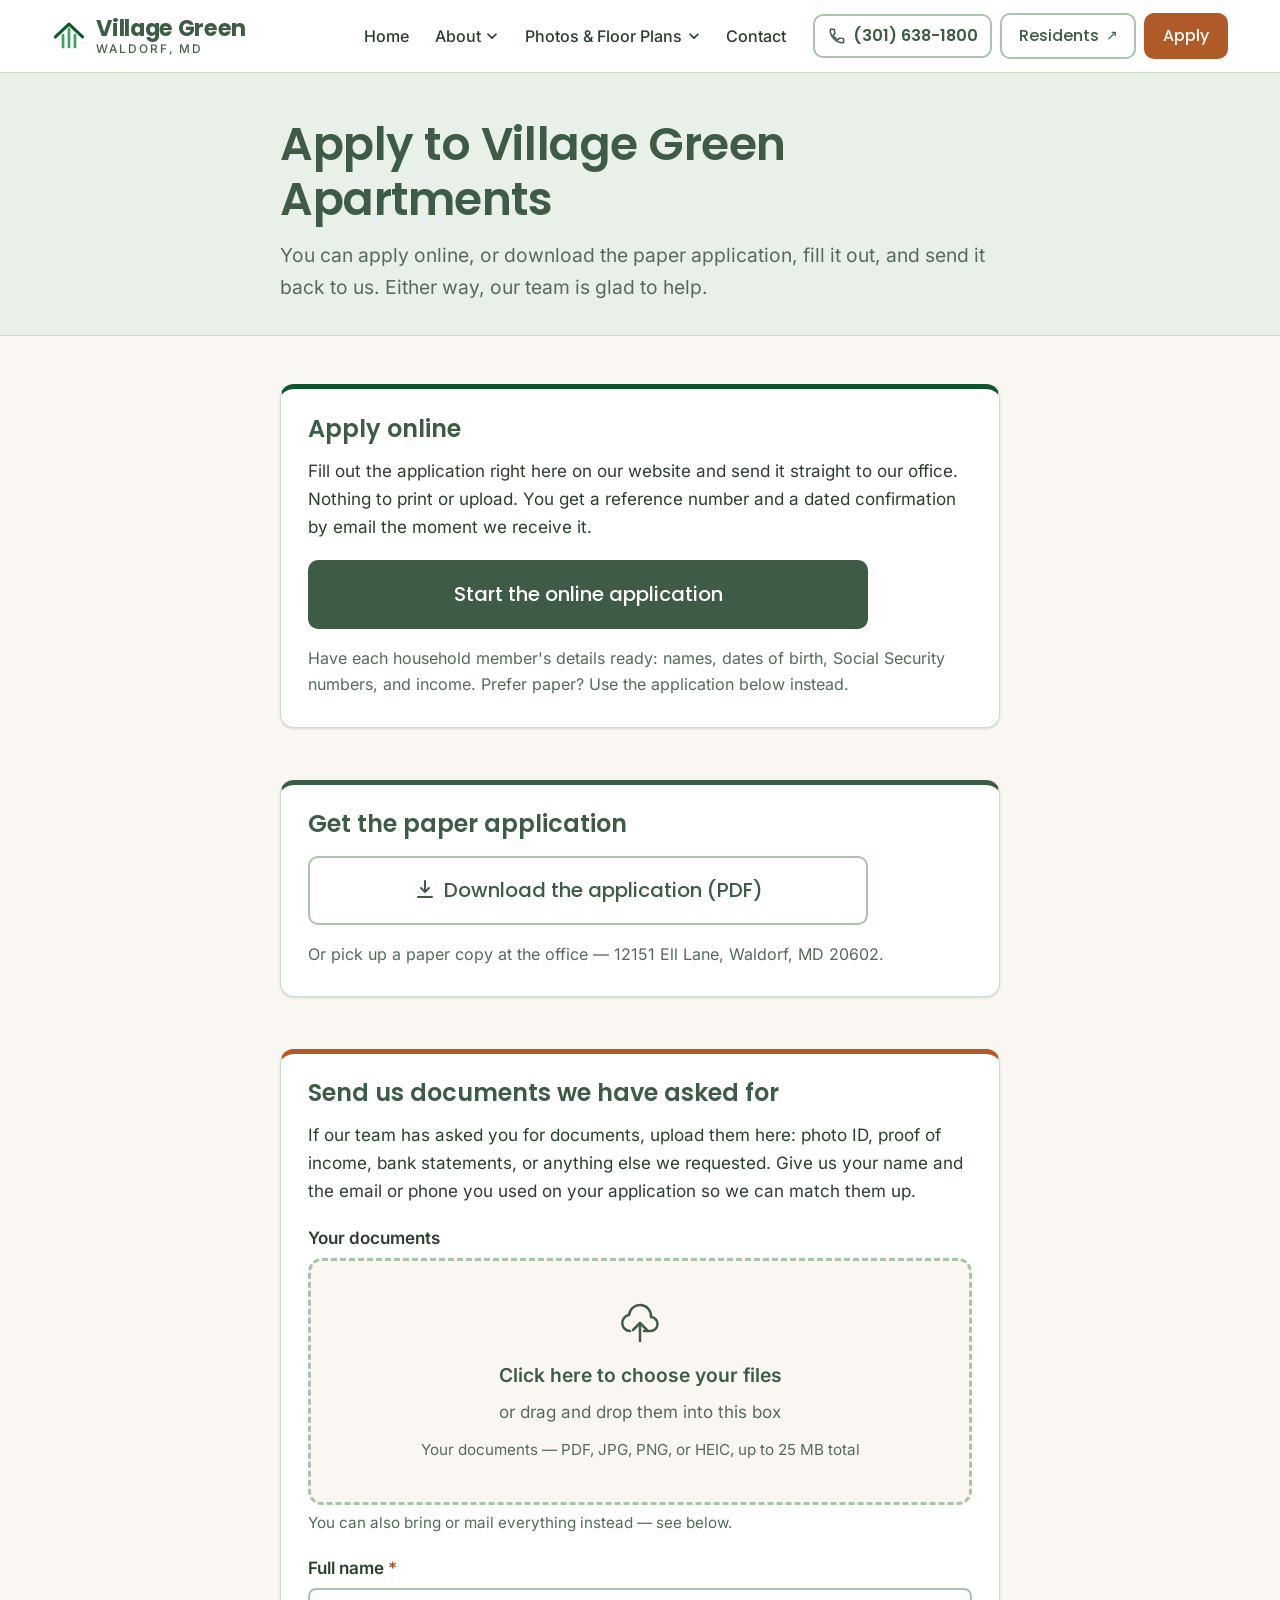
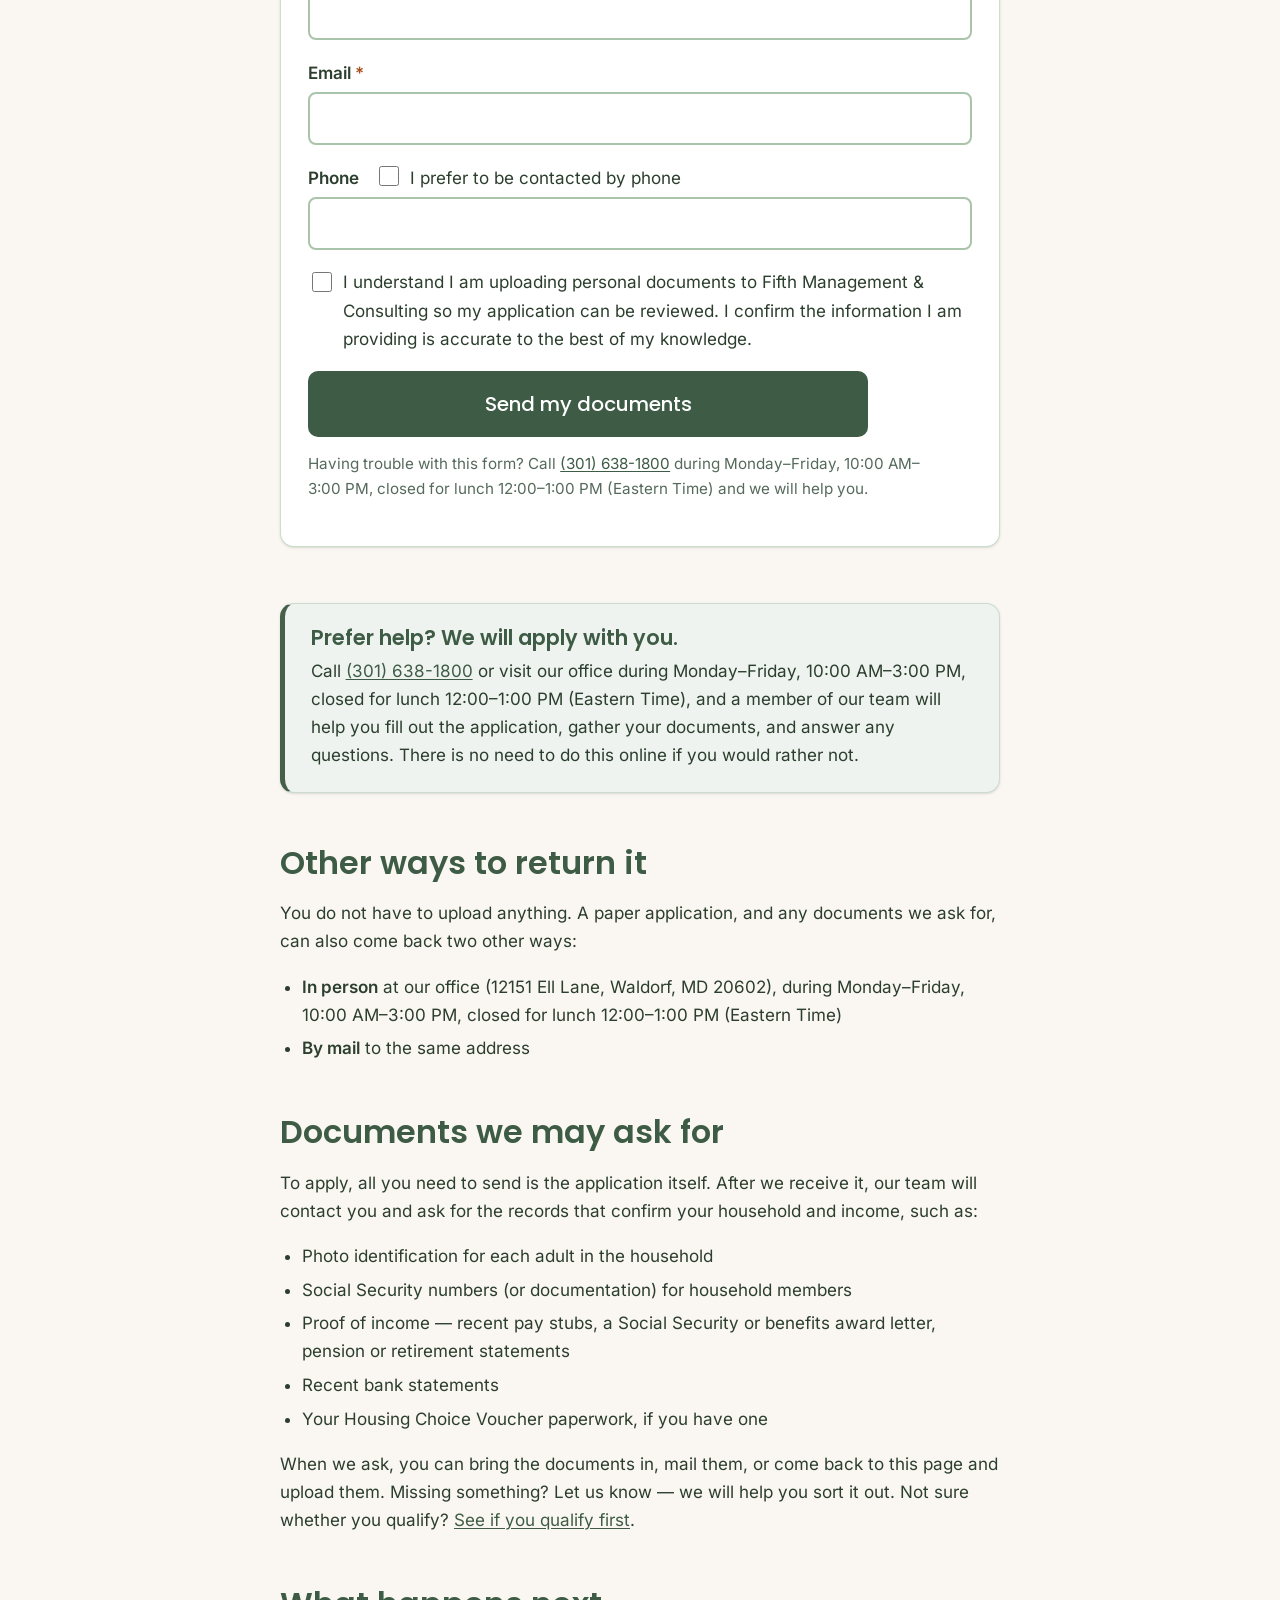
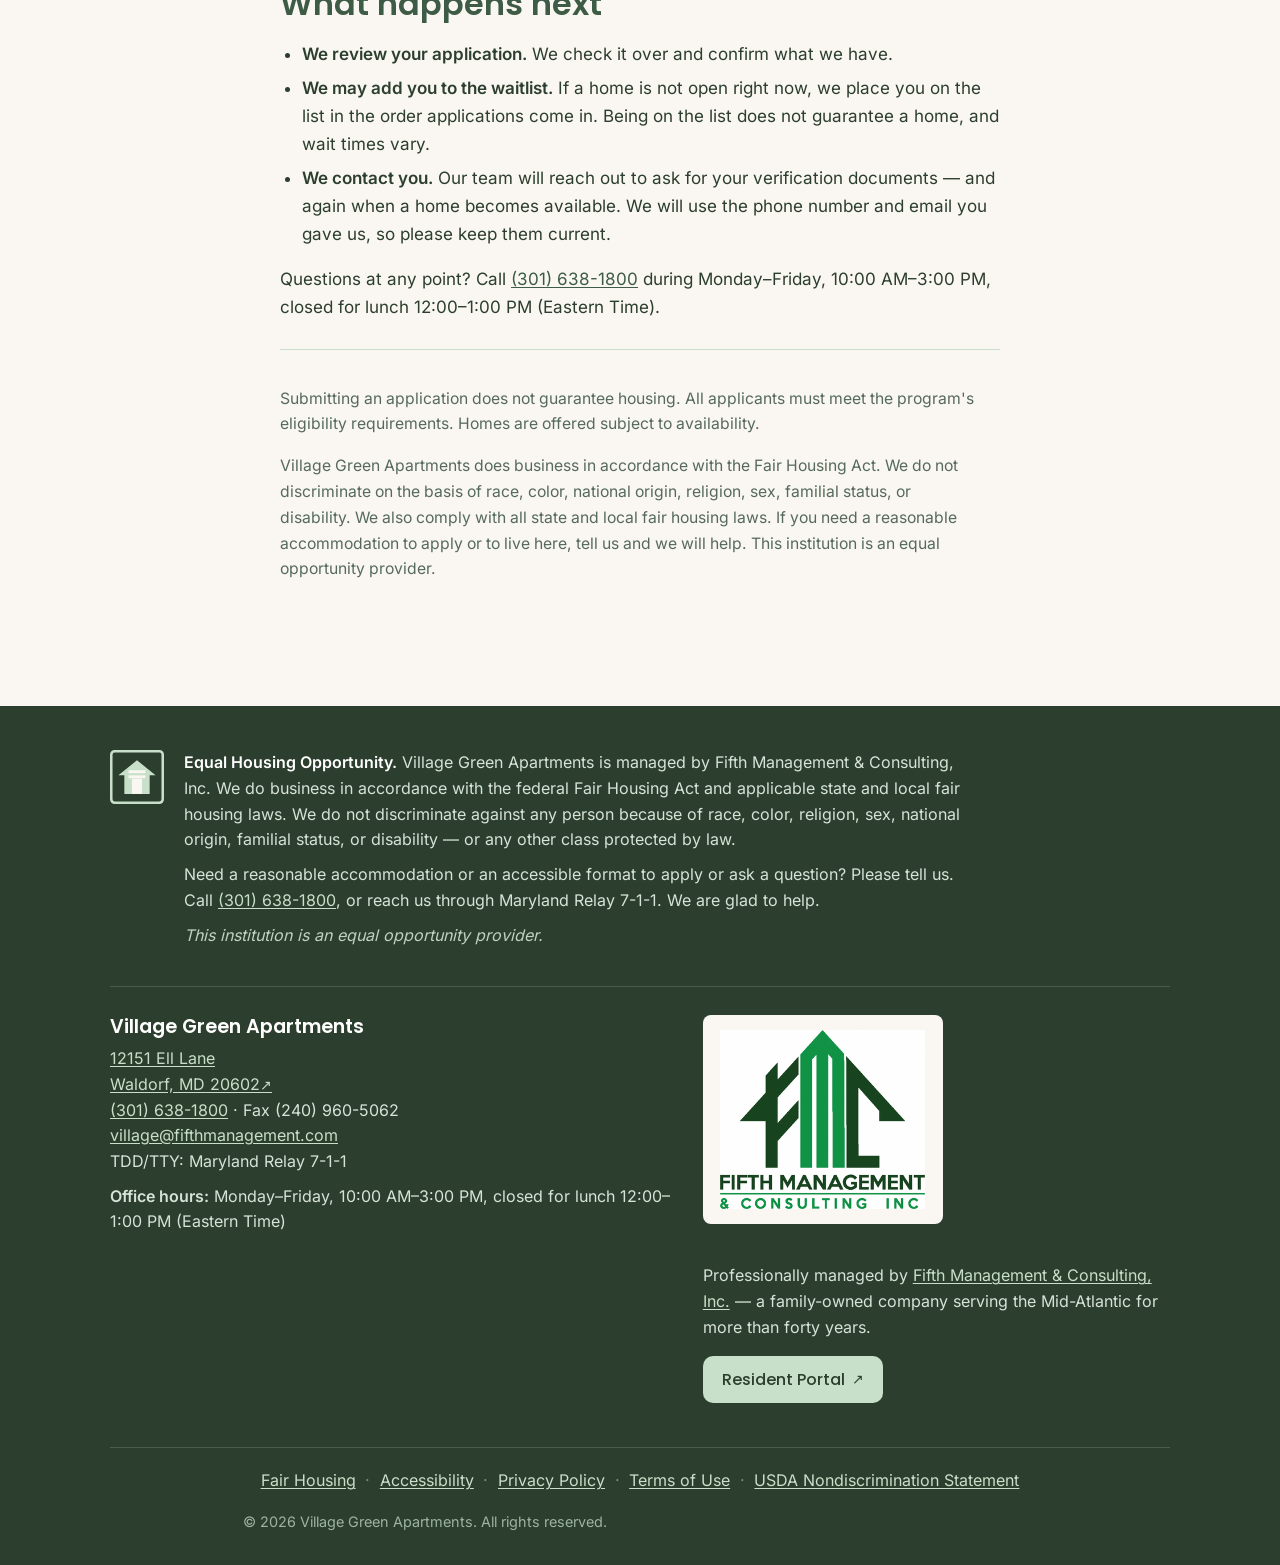
<file: apply/index.html>
<!DOCTYPE html>
<html lang="en">
<head>
  <meta charset="utf-8" />
  <meta name="viewport" content="width=device-width, initial-scale=1" />
  <title>Apply for Housing | Village Green Apartments</title>
  <meta name="description" content="Apply for a home at Village Green Apartments in Waldorf. Apply online in minutes, or download the paper application and return it by mail, in person…" />
  <meta name="robots" content="index, follow" />
  <link rel="canonical" href="https://village-greenapts.com/apply/" />
  <link rel="icon" type="image/svg+xml" href="data:image/svg+xml,%3Csvg%20xmlns%3D%22http%3A%2F%2Fwww.w3.org%2F2000%2Fsvg%22%20viewBox%3D%220%200%2064%2064%22%3E%3Crect%20width%3D%2264%22%20height%3D%2264%22%20rx%3D%2210%22%20fill%3D%22%230D542B%22%2F%3E%3Cpath%20d%3D%22M22%2031%20V50%20M32%2022%20V50%20M42%2031%20V50%22%20fill%3D%22none%22%20stroke%3D%22%237FC98F%22%20stroke-width%3D%225%22%20stroke-linecap%3D%22round%22%2F%3E%3Cpath%20d%3D%22M10%2034%20L32%2013%20L54%2034%22%20fill%3D%22none%22%20stroke%3D%22%23FAF7F2%22%20stroke-width%3D%226%22%20stroke-linecap%3D%22round%22%20stroke-linejoin%3D%22round%22%2F%3E%3C%2Fsvg%3E" />
  <meta property="og:site_name" content="Village Green Apartments" />
  <meta property="og:title" content="Apply for Housing | Village Green Apartments" />
  <meta property="og:description" content="Apply for a home at Village Green Apartments in Waldorf. Apply online in minutes, or download the paper application and return it by mail, in person…" />
  <meta property="og:type" content="website" />
  <meta property="og:url" content="https://village-greenapts.com/apply/" />
  <meta property="og:image" content="https://village-greenapts.com/assets/img/hero.jpg" />
  <meta name="twitter:card" content="summary_large_image" />
  <link rel="preload" href="/assets/fonts/inter-latin-var.woff2" as="font" type="font/woff2" crossorigin />
  <link rel="preload" href="/assets/fonts/poppins-latin-700.woff2" as="font" type="font/woff2" crossorigin />
  <link rel="stylesheet" href="/assets/css/styles.css" />
  <link rel="stylesheet" href="/assets/css/print.css" media="print" />
</head>
<body>
  <a class="skip-link" href="#main">Skip to main content</a>
  <header class="site-header">
    <div class="container header-inner">
      <a class="wordmark" href="/">
        <svg class="wordmark-mark" width="34" height="34" viewBox="0 0 40 40" aria-hidden="true" focusable="false">
        <path d="M13 19 V33 M20 12 V33 M27 19 V33" fill="none" stroke="#37A356" stroke-width="3.2" stroke-linecap="round"/>
        <path d="M4 21 L20 6 L36 21" fill="none" stroke="#0D542B" stroke-width="3.6" stroke-linecap="round" stroke-linejoin="round"/>
      </svg>
        <span class="wordmark-text">
          <span class="wordmark-name">Village Green</span>
          <span class="wordmark-sub">Waldorf, MD</span>
        </span>
      </a>
      <nav class="site-nav" aria-label="Primary">
        <button class="nav-toggle" type="button" aria-expanded="false" aria-controls="nav-menu">
          <span class="nav-toggle-label">Menu</span>
          <span class="nav-toggle-bars" aria-hidden="true"><span></span><span></span><span></span></span>
        </button>
        <ul class="nav-menu" id="nav-menu">
          <li><a href="/">Home</a></li>
          <li class="nav-group">
            <button type="button" class="nav-group-btn" aria-expanded="false" aria-controls="nav-group-about" data-nav-group>About <svg class="chev" viewBox="0 0 16 16" width="14" height="14" aria-hidden="true" focusable="false"><path d="M3.5 6l4.5 4.5L12.5 6" fill="none" stroke="currentColor" stroke-width="2" stroke-linecap="round" stroke-linejoin="round"/></svg></button>
            <span class="nav-group-label">About</span>
            <ul class="nav-dropdown" id="nav-group-about">
              <li><a href="/amenities/">Amenities</a></li>
              <li><a href="/neighborhood/">Neighborhood</a></li>
              <li><a href="/eligibility/">Eligibility</a></li>
            </ul>
          </li>
          <li class="nav-group">
            <button type="button" class="nav-group-btn" aria-expanded="false" aria-controls="nav-group-photos" data-nav-group>Photos &amp; Floor Plans <svg class="chev" viewBox="0 0 16 16" width="14" height="14" aria-hidden="true" focusable="false"><path d="M3.5 6l4.5 4.5L12.5 6" fill="none" stroke="currentColor" stroke-width="2" stroke-linecap="round" stroke-linejoin="round"/></svg></button>
            <span class="nav-group-label">Photos &amp; Floor Plans</span>
            <ul class="nav-dropdown" id="nav-group-photos">
              <li><a href="/photos/">Photos</a></li>
              <li><a href="/floor-plans/">Floor Plans</a></li>
            </ul>
          </li>
          <li><a href="/contact/">Contact</a></li>
          <li class="nav-cta nav-cta-phone"><a class="btn btn-call" href="tel:+13016381800"><svg class="phone-ico" viewBox="0 0 24 24" width="18" height="18" fill="none" stroke="currentColor" stroke-width="2" stroke-linecap="round" stroke-linejoin="round" aria-hidden="true" focusable="false"><path d="M6.8 10.8a15.5 15.5 0 0 0 6.4 6.4l2.1-2.1a1 1 0 0 1 1-.25 11.4 11.4 0 0 0 3.6.57 1 1 0 0 1 1 1V20a1 1 0 0 1-1 1A17 17 0 0 1 3 4a1 1 0 0 1 1-1h3.6a1 1 0 0 1 1 1 11.4 11.4 0 0 0 .57 3.6 1 1 0 0 1-.25 1Z"/></svg>Call (301) 638-1800</a></li>
          <li class="nav-cta"><a class="btn btn-residents" href="https://fifthmanagement.securecafe.com/residentservices/apartmentsforrent/userlogin.aspx" target="_blank" rel="noopener noreferrer">Residents<span class="ext-mark" aria-hidden="true">&#8599;</span><span class="visually-hidden"> (opens the resident portal in a new tab)</span></a></li>
          <li class="nav-cta"><a class="btn btn-apply" href="/apply/">Apply</a></li>
        </ul>
      </nav>
      <div class="header-ctas">
        <a class="header-phone" href="tel:+13016381800" aria-label="Call the office at (301) 638-1800"><svg class="phone-ico" viewBox="0 0 24 24" width="18" height="18" fill="none" stroke="currentColor" stroke-width="2" stroke-linecap="round" stroke-linejoin="round" aria-hidden="true" focusable="false"><path d="M6.8 10.8a15.5 15.5 0 0 0 6.4 6.4l2.1-2.1a1 1 0 0 1 1-.25 11.4 11.4 0 0 0 3.6.57 1 1 0 0 1 1 1V20a1 1 0 0 1-1 1A17 17 0 0 1 3 4a1 1 0 0 1 1-1h3.6a1 1 0 0 1 1 1 11.4 11.4 0 0 0 .57 3.6 1 1 0 0 1-.25 1Z"/></svg><span class="header-phone-num">(301) 638-1800</span></a>
        <a class="btn btn-residents" href="https://fifthmanagement.securecafe.com/residentservices/apartmentsforrent/userlogin.aspx" target="_blank" rel="noopener noreferrer">Residents<span class="ext-mark" aria-hidden="true">&#8599;</span><span class="visually-hidden"> (opens the resident portal in a new tab)</span></a>
        <a class="btn btn-apply" href="/apply/">Apply</a>
      </div>
    </div>
  </header>
  <main id="main">
    <section class="page-header">
      <div class="container narrow">
        <h1>Apply to Village Green Apartments</h1>
        <p class="lead">You can apply online, or download the paper application, fill it out, and send it back to us. Either way, our team is glad to help.</p>
      </div>
    </section>
    <div class="section prose-page apply-page">
      <div class="container narrow">

        <div class="apply-cards">
          <section class="apply-card apply-card-online" aria-labelledby="apply-online-title">
            <h2 id="apply-online-title" class="apply-card-title">Apply online</h2>
            <p class="apply-card-lead">Fill out the application right here on our website and send it straight to our office. Nothing to print or upload. You get a reference number and a dated confirmation by email the moment we receive it.</p>
            <a class="btn btn-primary btn-xl" href="/apply-online/">Start the online application</a>
            <p class="apply-card-note">Have each household member's details ready: names, dates of birth, Social Security numbers, and income. Prefer paper? Use the application below instead.</p>
          </section>

          <section class="apply-card apply-card-download" aria-labelledby="apply-get-title">
            <h2 id="apply-get-title" class="apply-card-title">Get the paper application</h2>
            <a class="btn btn-secondary btn-xl apply-download" href="/assets/application.pdf" download>
              <svg class="btn-download-icon" viewBox="0 0 24 24" width="24" height="24" aria-hidden="true" focusable="false"><path d="M12 3v11m0 0l-4-4m4 4l4-4M5 19h14" fill="none" stroke="currentColor" stroke-width="2" stroke-linecap="round" stroke-linejoin="round"/></svg>
              Download the application (PDF)
            </a>
            <p class="apply-card-note">Or pick up a paper copy at the office — 12151 Ell Lane, Waldorf, MD 20602.</p>
          </section>

          <section class="apply-card apply-card-upload" aria-labelledby="apply-send-title">
            <h2 id="apply-send-title" class="apply-card-title">Send us documents we have asked for</h2>
            <p class="apply-card-lead">If our team has asked you for documents, upload them here: photo ID, proof of income, bank statements, or anything else we requested. Give us your name and the email or phone you used on your application so we can match them up.</p>
            <form class="fmc-form apply-form" method="post" action="https://fmc-forms.fifthmanagement.workers.dev/submit"
            enctype="multipart/form-data" data-max-bytes="26214400"
            data-max-label="25 MB" novalidate>
          <input type="hidden" name="property" value="Village Green Apartments" />
          <input type="hidden" name="property_domain" value="village-greenapts.com" />
          <input type="hidden" name="form_type" value="documents" />

          <div class="field">
            <label id="files-label" for="files">Your documents</label>
            <div class="dropzone" data-dropzone>
              <svg class="dropzone-icon" viewBox="0 0 48 48" width="48" height="48" aria-hidden="true" focusable="false">
              <path d="M14 30a8 8 0 0 1-1-15.9A11 11 0 0 1 35 16a7 7 0 0 1-1 14h-6" fill="none" stroke="currentColor" stroke-width="2.5" stroke-linecap="round" stroke-linejoin="round"/>
              <path d="M24 40V22" fill="none" stroke="currentColor" stroke-width="2.5" stroke-linecap="round" stroke-linejoin="round"/>
              <path d="M17 29l7-7 7 7" fill="none" stroke="currentColor" stroke-width="2.5" stroke-linecap="round" stroke-linejoin="round"/>
            </svg>
              <p class="dropzone-primary">Click here to choose your files</p>
              <p class="dropzone-secondary">or drag and drop them into this box</p>
              <p class="dropzone-tertiary" id="files-tertiary">Your documents — PDF, JPG, PNG, or HEIC, up to 25 MB total</p>
              <input type="file" id="files" name="files" multiple
                     accept=".pdf,.jpg,.jpeg,.png,.heic,image/*"
                     aria-describedby="files-tertiary" class="dropzone-input" />
            </div>
            <ul class="file-list" data-file-list hidden></ul>
            <p class="file-total" data-file-total hidden></p>
            <p class="field-hint">You can also bring or mail everything instead — see below.</p>
            <p class="field-error" id="files-error" role="alert" hidden></p>
            <p class="visually-hidden" data-file-live aria-live="polite"></p>
          </div>

          <div class="field">
            <label for="name">Full name <span class="req" aria-hidden="true">*</span></label>
            <input type="text" id="name" name="name" autocomplete="name" required />
          </div>

          <div class="field">
            <label for="email">Email <span class="req" aria-hidden="true">*</span><span class="optional" hidden>(optional)</span></label>
            <input type="email" id="email" name="email" autocomplete="email" required />
          </div>

          <div class="field">
            <div class="label-row">
              <label for="phone">Phone <span class="req" aria-hidden="true" hidden>*</span></label>
              <label class="choice">
                <input type="checkbox" name="preferred_contact" value="phone" data-contact-pref />
                <span>I prefer to be contacted by phone</span>
              </label>
            </div>
            <input type="tel" id="phone" name="phone" autocomplete="tel" />
          </div>

          <div class="field field-consent">
            <label class="choice">
              <input type="checkbox" name="consent" value="yes" required />
              <span>I understand I am uploading personal documents to Fifth Management &amp; Consulting so my application can be reviewed. I confirm the information I am providing is accurate to the best of my knowledge.</span>
            </label>
          </div>
          <div class="cf-turnstile" data-sitekey="0x4AAAAAADxeW400h9DXIipp" data-theme="light"></div>

          <div class="form-status" role="status" aria-live="polite" hidden></div>
          <button type="submit" class="btn btn-primary btn-xl">Send my documents</button>
          <p class="form-fallback-note">Having trouble with this form? Call <a href="tel:+13016381800">(301) 638-1800</a> during Monday–Friday, 10:00 AM–3:00 PM, closed for lunch 12:00–1:00 PM (Eastern Time) and we will help you.</p>
        </form>
          </section>
        </div>

        <aside class="help-box" aria-label="Get help by phone or in person">
        <h2 class="help-box-title">Prefer help? We will apply with you.</h2>
        <p>Call <a href="tel:+13016381800">(301) 638-1800</a> or visit our office during Monday–Friday, 10:00 AM–3:00 PM, closed for lunch 12:00–1:00 PM (Eastern Time), and a member of our team will help you fill out the application, gather your documents, and answer any questions. There is no need to do this online if you would rather not.</p>
      </aside>

        <section class="step">
          <h2>Other ways to return it</h2>
          <p>You do not have to upload anything. A paper application, and any documents we ask for, can also come back two other ways:</p>
          <ul>
            <li><strong>In person</strong> at our office (12151 Ell Lane, Waldorf, MD 20602), during Monday–Friday, 10:00 AM–3:00 PM, closed for lunch 12:00–1:00 PM (Eastern Time)</li>
            <li><strong>By mail</strong> to the same address</li>
          </ul>
        </section>

        <section class="step">
          <h2>Documents we may ask for</h2>
          <p>To apply, all you need to send is the application itself. After we receive it, our team will contact you and ask for the records that confirm your household and income, such as:</p>
          <ul>
            <li>Photo identification for each adult in the household</li>
            <li>Social Security numbers (or documentation) for household members</li>
            <li>Proof of income — recent pay stubs, a Social Security or benefits award letter, pension or retirement statements</li>
            <li>Recent bank statements</li>
            <li>Your Housing Choice Voucher paperwork, if you have one</li>
          </ul>
          <p>When we ask, you can bring the documents in, mail them, or come back to this page and upload them. Missing something? Let us know — we will help you sort it out. Not sure whether you qualify? <a href="/eligibility/">See if you qualify first</a>.</p>
        </section>

        <section class="step">
          <h2>What happens next</h2>
          <ul>
            <li><strong>We review your application.</strong> We check it over and confirm what we have.</li>
            <li><strong>We may add you to the waitlist.</strong> If a home is not open right now, we place you on the list in the order applications come in. Being on the list does not guarantee a home, and wait times vary.</li>
            <li><strong>We contact you.</strong> Our team will reach out to ask for your verification documents — and again when a home becomes available. We will use the phone number and email you gave us, so please keep them current.</li>
          </ul>
          <p>Questions at any point? Call <a href="tel:+13016381800">(301) 638-1800</a> during Monday–Friday, 10:00 AM–3:00 PM, closed for lunch 12:00–1:00 PM (Eastern Time).</p>
        </section>

        <section class="micro-disclaimer">
          <p>Submitting an application does not guarantee housing. All applicants must meet the program's eligibility requirements. Homes are offered subject to availability.</p>
          <p>Village Green Apartments does business in accordance with the Fair Housing Act. We do not discriminate on the basis of race, color, national origin, religion, sex, familial status, or disability. We also comply with all state and local fair housing laws. If you need a reasonable accommodation to apply or to live here, tell us and we will help. This institution is an equal opportunity provider.</p>
        </section>

      </div>
    </div>
  </main>
  <footer class="site-footer">
    <div class="container footer-inner">

      <div class="footer-compliance">
        <div class="footer-eho"><svg class="eho-logo" width="54" height="54" viewBox="0 0 64 64" role="img" aria-label="Equal Housing Opportunity" focusable="false">
  <title>Equal Housing Opportunity</title>
  <rect x="1.5" y="1.5" width="61" height="61" rx="4" fill="none" stroke="currentColor" stroke-width="3"/>
  <path d="M32 12 L54 30 H47 V52 H17 V30 H10 Z" fill="currentColor"/>
  <rect x="26" y="34" width="12" height="18" fill="#FAF7F2"/>
  <rect x="22" y="24" width="20" height="3.4" fill="#FAF7F2"/>
  <rect x="22" y="30" width="20" height="3.4" fill="#FAF7F2"/>
</svg></div>
        <div class="footer-compliance-text">
          <p><strong>Equal Housing Opportunity.</strong> Village Green Apartments is managed by Fifth Management &amp; Consulting, Inc. We do business in accordance with the federal Fair Housing Act and applicable state and local fair housing laws. We do not discriminate against any person because of race, color, religion, sex, national origin, familial status, or disability — or any other class protected by law.</p>
          <p>Need a reasonable accommodation or an accessible format to apply or ask a question? Please tell us. Call <a href="tel:+13016381800">(301) 638-1800</a>, or reach us through Maryland Relay 7-1-1. We are glad to help.</p>
          <p class="footer-usda">This institution is an equal opportunity provider.</p>
        </div>
      </div>

      <div class="footer-cols">
        <div class="footer-nap">
          <h2 class="footer-heading">Village Green Apartments</h2>
          <address>
            <a href="https://www.google.com/maps/search/?api=1&amp;query=Village%20Green%20Apartments%2C%2012151%20Ell%20Lane%2C%20Waldorf%2C%20MD%2020602" target="_blank" rel="noopener noreferrer">12151 Ell Lane<br />Waldorf, MD 20602<span class="ext-mark" aria-hidden="true">&#8599;</span><span class="visually-hidden"> (opens Google Maps in a new tab)</span></a><br />
            <a href="tel:+13016381800">(301) 638-1800</a> &middot; Fax (240) 960-5062<br />
            <a href="mailto:village@fifthmanagement.com">village@fifthmanagement.com</a><br />TDD/TTY: Maryland Relay 7-1-1
          </address>
          
          <p class="footer-hours"><strong>Office hours:</strong> Monday–Friday, 10:00 AM–3:00 PM, closed for lunch 12:00–1:00 PM (Eastern Time)</p>
        </div>

        <div class="footer-managed">
          <a class="fmc-badge" href="https://fifthmanagement.com/" target="_blank" rel="noopener noreferrer" aria-label="Fifth Management &amp; Consulting, Inc. website (opens in a new tab)">
            <img src="/assets/img/fmc-logo.png" alt="Fifth Management &amp; Consulting Inc logo" width="360" height="316" loading="lazy" />
          </a>
          <p>Professionally managed by <a href="https://fifthmanagement.com/" target="_blank" rel="noopener noreferrer">Fifth Management &amp; Consulting, Inc.</a> — a family-owned company serving the Mid-Atlantic for more than forty years.</p>
          <p><a class="btn btn-pay-sm" href="https://fifthmanagement.securecafe.com/residentservices/apartmentsforrent/userlogin.aspx" target="_blank" rel="noopener noreferrer">Resident Portal<span class="ext-mark" aria-hidden="true">&#8599;</span><span class="visually-hidden"> (opens in a new tab)</span></a></p>
        </div>
      </div>

      <nav class="footer-legal" aria-label="Legal">
        <a href="/fair-housing/">Fair Housing</a>
            <span class="sep" aria-hidden="true">·</span>
            <a href="/accessibility/">Accessibility</a>
            <span class="sep" aria-hidden="true">·</span>
            <a href="/privacy/">Privacy Policy</a>
            <span class="sep" aria-hidden="true">·</span>
            <a href="/terms/">Terms of Use</a>
            <span class="sep" aria-hidden="true">·</span>
            <a href="/usda-nondiscrimination/">USDA Nondiscrimination Statement</a>
      </nav>

      <p class="footer-copyright">&copy; 2026 Village Green Apartments. All rights reserved.</p>
    </div>
  </footer>
  <script src="/assets/js/nav.js" defer></script>
  <script src="https://challenges.cloudflare.com/turnstile/v0/api.js" defer></script>
  <script src="/assets/js/form.js" defer></script>
</body>
</html>
</file>
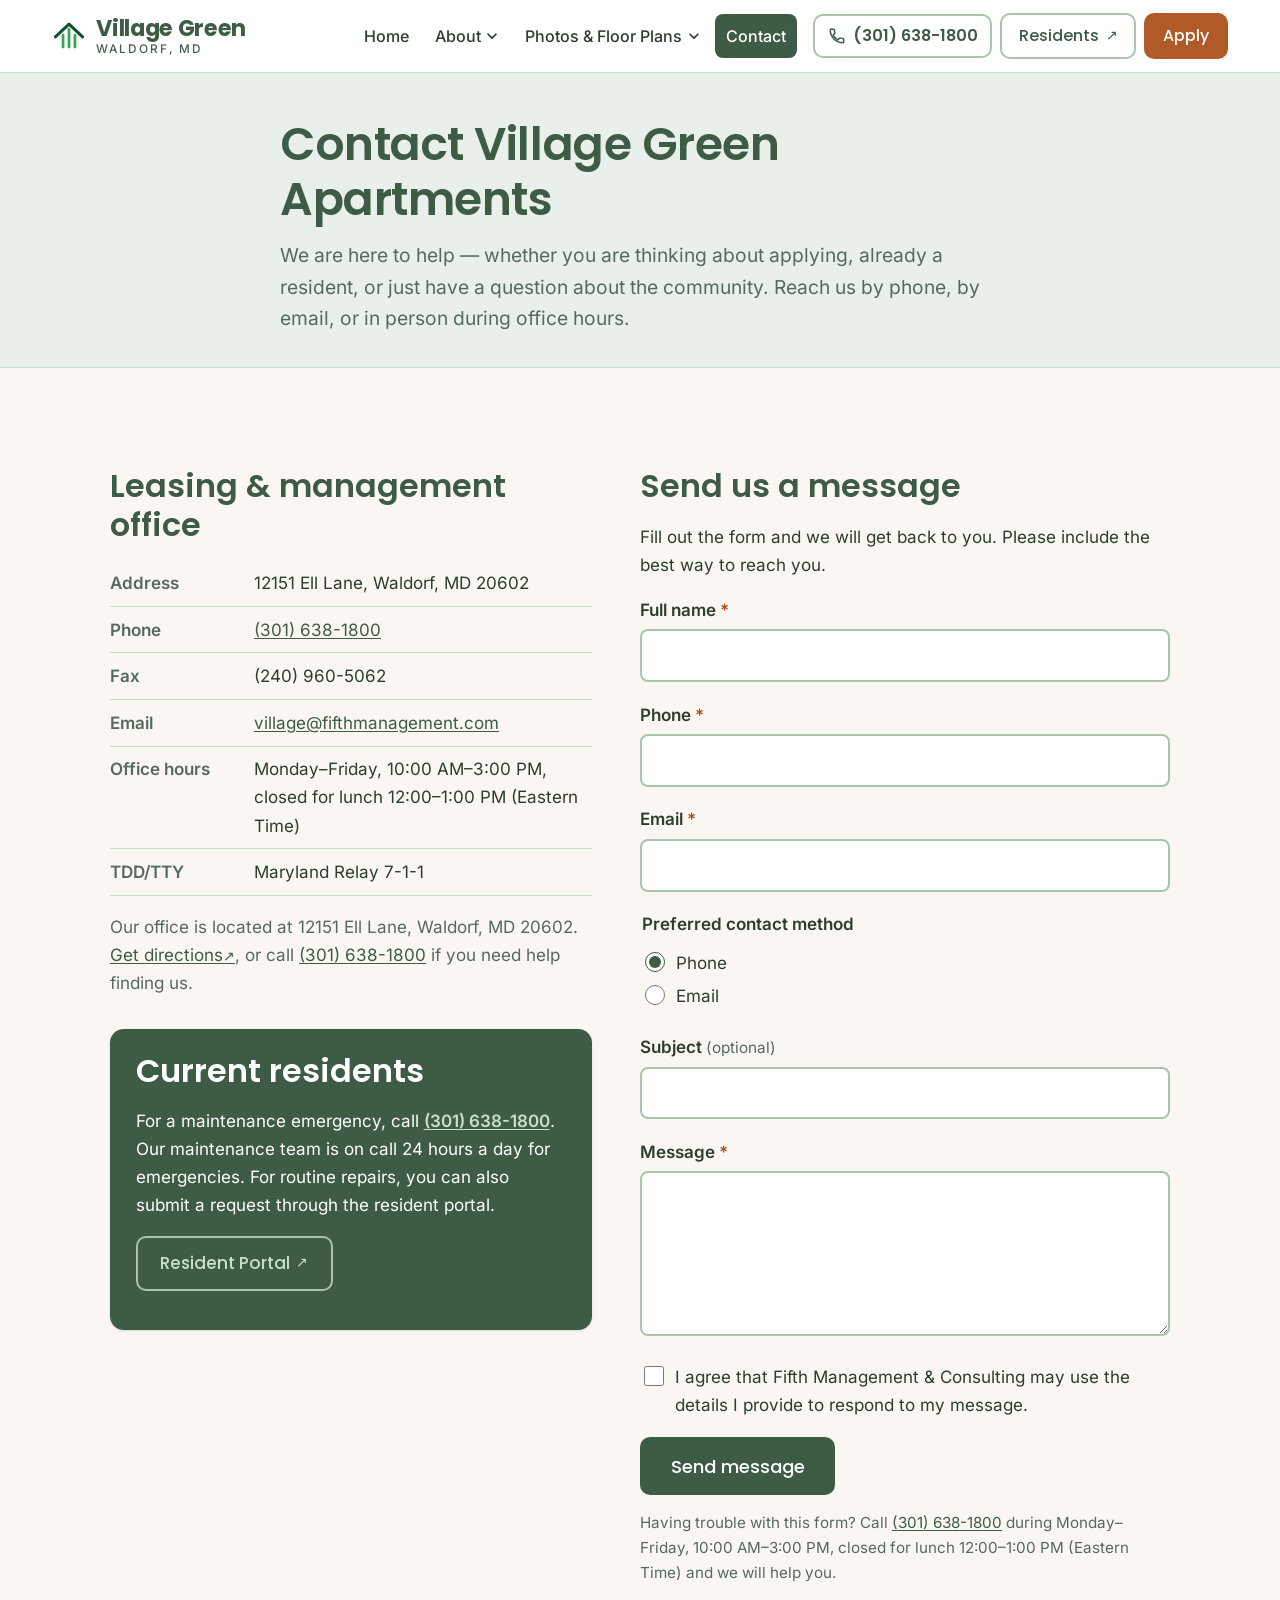
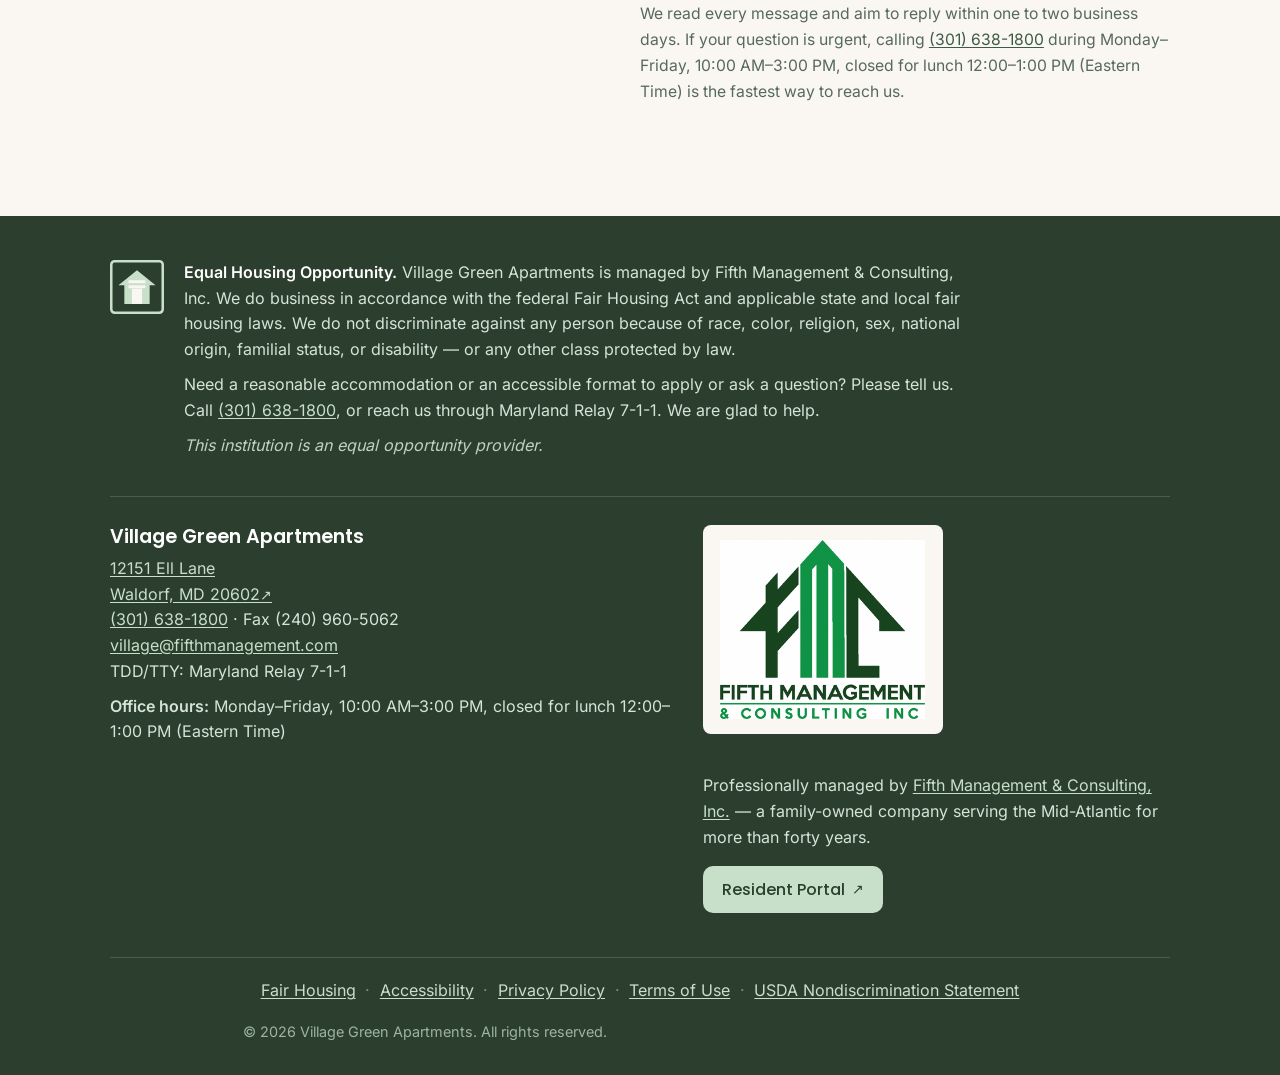
<file: contact/index.html>
<!DOCTYPE html>
<html lang="en">
<head>
  <meta charset="utf-8" />
  <meta name="viewport" content="width=device-width, initial-scale=1" />
  <title>Contact Us | Village Green Apartments in Waldorf, MD</title>
  <meta name="description" content="Contact Village Green Apartments in Waldorf, MD. Call (301) 638-1800 or visit during office hours. Current residents: 24-hour emergency maintenance." />
  <meta name="robots" content="index, follow" />
  <link rel="canonical" href="https://village-greenapts.com/contact/" />
  <link rel="icon" type="image/svg+xml" href="data:image/svg+xml,%3Csvg%20xmlns%3D%22http%3A%2F%2Fwww.w3.org%2F2000%2Fsvg%22%20viewBox%3D%220%200%2064%2064%22%3E%3Crect%20width%3D%2264%22%20height%3D%2264%22%20rx%3D%2210%22%20fill%3D%22%230D542B%22%2F%3E%3Cpath%20d%3D%22M22%2031%20V50%20M32%2022%20V50%20M42%2031%20V50%22%20fill%3D%22none%22%20stroke%3D%22%237FC98F%22%20stroke-width%3D%225%22%20stroke-linecap%3D%22round%22%2F%3E%3Cpath%20d%3D%22M10%2034%20L32%2013%20L54%2034%22%20fill%3D%22none%22%20stroke%3D%22%23FAF7F2%22%20stroke-width%3D%226%22%20stroke-linecap%3D%22round%22%20stroke-linejoin%3D%22round%22%2F%3E%3C%2Fsvg%3E" />
  <meta property="og:site_name" content="Village Green Apartments" />
  <meta property="og:title" content="Contact Us | Village Green Apartments in Waldorf, MD" />
  <meta property="og:description" content="Contact Village Green Apartments in Waldorf, MD. Call (301) 638-1800 or visit during office hours. Current residents: 24-hour emergency maintenance." />
  <meta property="og:type" content="website" />
  <meta property="og:url" content="https://village-greenapts.com/contact/" />
  <meta property="og:image" content="https://village-greenapts.com/assets/img/hero.jpg" />
  <meta name="twitter:card" content="summary_large_image" />
  <link rel="preload" href="/assets/fonts/inter-latin-var.woff2" as="font" type="font/woff2" crossorigin />
  <link rel="preload" href="/assets/fonts/poppins-latin-700.woff2" as="font" type="font/woff2" crossorigin />
  <link rel="stylesheet" href="/assets/css/styles.css" />
</head>
<body>
  <a class="skip-link" href="#main">Skip to main content</a>
  <header class="site-header">
    <div class="container header-inner">
      <a class="wordmark" href="/">
        <svg class="wordmark-mark" width="34" height="34" viewBox="0 0 40 40" aria-hidden="true" focusable="false">
        <path d="M13 19 V33 M20 12 V33 M27 19 V33" fill="none" stroke="#37A356" stroke-width="3.2" stroke-linecap="round"/>
        <path d="M4 21 L20 6 L36 21" fill="none" stroke="#0D542B" stroke-width="3.6" stroke-linecap="round" stroke-linejoin="round"/>
      </svg>
        <span class="wordmark-text">
          <span class="wordmark-name">Village Green</span>
          <span class="wordmark-sub">Waldorf, MD</span>
        </span>
      </a>
      <nav class="site-nav" aria-label="Primary">
        <button class="nav-toggle" type="button" aria-expanded="false" aria-controls="nav-menu">
          <span class="nav-toggle-label">Menu</span>
          <span class="nav-toggle-bars" aria-hidden="true"><span></span><span></span><span></span></span>
        </button>
        <ul class="nav-menu" id="nav-menu">
          <li><a href="/">Home</a></li>
          <li class="nav-group">
            <button type="button" class="nav-group-btn" aria-expanded="false" aria-controls="nav-group-about" data-nav-group>About <svg class="chev" viewBox="0 0 16 16" width="14" height="14" aria-hidden="true" focusable="false"><path d="M3.5 6l4.5 4.5L12.5 6" fill="none" stroke="currentColor" stroke-width="2" stroke-linecap="round" stroke-linejoin="round"/></svg></button>
            <span class="nav-group-label">About</span>
            <ul class="nav-dropdown" id="nav-group-about">
              <li><a href="/amenities/">Amenities</a></li>
              <li><a href="/neighborhood/">Neighborhood</a></li>
              <li><a href="/eligibility/">Eligibility</a></li>
            </ul>
          </li>
          <li class="nav-group">
            <button type="button" class="nav-group-btn" aria-expanded="false" aria-controls="nav-group-photos" data-nav-group>Photos &amp; Floor Plans <svg class="chev" viewBox="0 0 16 16" width="14" height="14" aria-hidden="true" focusable="false"><path d="M3.5 6l4.5 4.5L12.5 6" fill="none" stroke="currentColor" stroke-width="2" stroke-linecap="round" stroke-linejoin="round"/></svg></button>
            <span class="nav-group-label">Photos &amp; Floor Plans</span>
            <ul class="nav-dropdown" id="nav-group-photos">
              <li><a href="/photos/">Photos</a></li>
              <li><a href="/floor-plans/">Floor Plans</a></li>
            </ul>
          </li>
          <li><a href="/contact/" aria-current="page">Contact</a></li>
          <li class="nav-cta nav-cta-phone"><a class="btn btn-call" href="tel:+13016381800"><svg class="phone-ico" viewBox="0 0 24 24" width="18" height="18" fill="none" stroke="currentColor" stroke-width="2" stroke-linecap="round" stroke-linejoin="round" aria-hidden="true" focusable="false"><path d="M6.8 10.8a15.5 15.5 0 0 0 6.4 6.4l2.1-2.1a1 1 0 0 1 1-.25 11.4 11.4 0 0 0 3.6.57 1 1 0 0 1 1 1V20a1 1 0 0 1-1 1A17 17 0 0 1 3 4a1 1 0 0 1 1-1h3.6a1 1 0 0 1 1 1 11.4 11.4 0 0 0 .57 3.6 1 1 0 0 1-.25 1Z"/></svg>Call (301) 638-1800</a></li>
          <li class="nav-cta"><a class="btn btn-residents" href="https://fifthmanagement.securecafe.com/residentservices/apartmentsforrent/userlogin.aspx" target="_blank" rel="noopener noreferrer">Residents<span class="ext-mark" aria-hidden="true">&#8599;</span><span class="visually-hidden"> (opens the resident portal in a new tab)</span></a></li>
          <li class="nav-cta"><a class="btn btn-apply" href="/apply/">Apply</a></li>
        </ul>
      </nav>
      <div class="header-ctas">
        <a class="header-phone" href="tel:+13016381800" aria-label="Call the office at (301) 638-1800"><svg class="phone-ico" viewBox="0 0 24 24" width="18" height="18" fill="none" stroke="currentColor" stroke-width="2" stroke-linecap="round" stroke-linejoin="round" aria-hidden="true" focusable="false"><path d="M6.8 10.8a15.5 15.5 0 0 0 6.4 6.4l2.1-2.1a1 1 0 0 1 1-.25 11.4 11.4 0 0 0 3.6.57 1 1 0 0 1 1 1V20a1 1 0 0 1-1 1A17 17 0 0 1 3 4a1 1 0 0 1 1-1h3.6a1 1 0 0 1 1 1 11.4 11.4 0 0 0 .57 3.6 1 1 0 0 1-.25 1Z"/></svg><span class="header-phone-num">(301) 638-1800</span></a>
        <a class="btn btn-residents" href="https://fifthmanagement.securecafe.com/residentservices/apartmentsforrent/userlogin.aspx" target="_blank" rel="noopener noreferrer">Residents<span class="ext-mark" aria-hidden="true">&#8599;</span><span class="visually-hidden"> (opens the resident portal in a new tab)</span></a>
        <a class="btn btn-apply" href="/apply/">Apply</a>
      </div>
    </div>
  </header>
  <main id="main">
    <section class="page-header">
      <div class="container narrow">
        <h1>Contact Village Green Apartments</h1>
        <p class="lead">We are here to help — whether you are thinking about applying, already a resident, or just have a question about the community. Reach us by phone, by email, or in person during office hours.</p>
      </div>
    </section>
    <div class="section">
      <div class="container">
        <div class="contact-grid">

          <div class="contact-info">
            <h2>Leasing &amp; management office</h2>
            <dl class="office-info">
              <div><dt>Address</dt><dd>12151 Ell Lane, Waldorf, MD 20602</dd></div>
              
              <div><dt>Phone</dt><dd><a href="tel:+13016381800">(301) 638-1800</a></dd></div>
              <div><dt>Fax</dt><dd>(240) 960-5062</dd></div>
              <div><dt>Email</dt><dd><a href="mailto:village@fifthmanagement.com">village@fifthmanagement.com</a></dd></div>
              <div><dt>Office hours</dt><dd>Monday–Friday, 10:00 AM–3:00 PM, closed for lunch 12:00–1:00 PM (Eastern Time)</dd></div>
              <div><dt>TDD/TTY</dt><dd>Maryland Relay 7-1-1</dd></div>
            </dl>

            <p class="map-note">Our office is located at 12151 Ell Lane, Waldorf, MD 20602. <a href="https://www.google.com/maps/search/?api=1&amp;query=Village%20Green%20Apartments%2C%2012151%20Ell%20Lane%2C%20Waldorf%2C%20MD%2020602" target="_blank" rel="noopener noreferrer">Get directions<span class="ext-mark" aria-hidden="true">&#8599;</span></a>, or call <a href="tel:+13016381800">(301) 638-1800</a> if you need help finding us.</p>

            <div class="resident-box">
              <h2>Current residents</h2>
              <p>For a maintenance emergency, call <strong><a href="tel:+13016381800">(301) 638-1800</a></strong>. Our maintenance team is on call 24 hours a day for emergencies. For routine repairs, you can also submit a request through the resident portal.</p>
              <p><a class="btn btn-secondary" href="https://fifthmanagement.securecafe.com/residentservices/apartmentsforrent/userlogin.aspx" target="_blank" rel="noopener noreferrer">Resident Portal<span class="ext-mark" aria-hidden="true">&#8599;</span><span class="visually-hidden"> (opens in a new tab)</span></a></p>
            </div>
          </div>

          <div class="contact-form">
            <h2>Send us a message</h2>
            <p>Fill out the form and we will get back to you. Please include the best way to reach you.</p>
            <form class="fmc-form" method="post" action="https://fmc-forms.fifthmanagement.workers.dev/submit"
            enctype="multipart/form-data" data-max-bytes="26214400"
            data-max-label="25 MB" novalidate>
          <input type="hidden" name="property" value="Village Green Apartments" />
          <input type="hidden" name="property_domain" value="village-greenapts.com" />
          <input type="hidden" name="form_type" value="contact" />

          <div class="field">
            <label for="name">Full name <span class="req" aria-hidden="true">*</span></label>
            <input type="text" id="name" name="name" autocomplete="name" required />
          </div>

          <div class="field">
            <label for="phone">Phone <span class="req" aria-hidden="true">*</span></label>
            <input type="tel" id="phone" name="phone" autocomplete="tel" required />
          </div>

          <div class="field">
            <label for="email">Email <span class="req" aria-hidden="true">*</span></label>
            <input type="email" id="email" name="email" autocomplete="email" required />
          </div>

          <fieldset class="field">
            <legend>Preferred contact method</legend>
            <label class="choice"><input type="radio" name="preferred_contact" value="phone" checked /> Phone</label>
            <label class="choice"><input type="radio" name="preferred_contact" value="email" /> Email</label>
          </fieldset>

          <div class="field">
            <label for="subject">Subject <span class="optional">(optional)</span></label>
            <input type="text" id="subject" name="subject" autocomplete="off" />
          </div>

          <div class="field">
            <label for="message">Message <span class="req" aria-hidden="true">*</span></label>
            <textarea id="message" name="message" rows="5" required></textarea>
          </div>

          <div class="field field-consent">
            <label class="choice">
              <input type="checkbox" name="consent" value="yes" required />
              <span>I agree that Fifth Management &amp; Consulting may use the details I provide to respond to my message.</span>
            </label>
          </div>

          <div class="cf-turnstile" data-sitekey="0x4AAAAAADxeW400h9DXIipp" data-theme="light"></div>

          <div class="form-status" role="status" aria-live="polite" hidden></div>
          <button type="submit" class="btn btn-primary btn-lg">Send message</button>
          <p class="form-fallback-note">Having trouble with this form? Call <a href="tel:+13016381800">(301) 638-1800</a> during Monday–Friday, 10:00 AM–3:00 PM, closed for lunch 12:00–1:00 PM (Eastern Time) and we will help you.</p>
        </form>
            <p class="response-note">We read every message and aim to reply within one to two business days. If your question is urgent, calling <a href="tel:+13016381800">(301) 638-1800</a> during Monday–Friday, 10:00 AM–3:00 PM, closed for lunch 12:00–1:00 PM (Eastern Time) is the fastest way to reach us.</p>
          </div>

        </div>
      </div>
    </div>
  </main>
  <footer class="site-footer">
    <div class="container footer-inner">

      <div class="footer-compliance">
        <div class="footer-eho"><svg class="eho-logo" width="54" height="54" viewBox="0 0 64 64" role="img" aria-label="Equal Housing Opportunity" focusable="false">
  <title>Equal Housing Opportunity</title>
  <rect x="1.5" y="1.5" width="61" height="61" rx="4" fill="none" stroke="currentColor" stroke-width="3"/>
  <path d="M32 12 L54 30 H47 V52 H17 V30 H10 Z" fill="currentColor"/>
  <rect x="26" y="34" width="12" height="18" fill="#FAF7F2"/>
  <rect x="22" y="24" width="20" height="3.4" fill="#FAF7F2"/>
  <rect x="22" y="30" width="20" height="3.4" fill="#FAF7F2"/>
</svg></div>
        <div class="footer-compliance-text">
          <p><strong>Equal Housing Opportunity.</strong> Village Green Apartments is managed by Fifth Management &amp; Consulting, Inc. We do business in accordance with the federal Fair Housing Act and applicable state and local fair housing laws. We do not discriminate against any person because of race, color, religion, sex, national origin, familial status, or disability — or any other class protected by law.</p>
          <p>Need a reasonable accommodation or an accessible format to apply or ask a question? Please tell us. Call <a href="tel:+13016381800">(301) 638-1800</a>, or reach us through Maryland Relay 7-1-1. We are glad to help.</p>
          <p class="footer-usda">This institution is an equal opportunity provider.</p>
        </div>
      </div>

      <div class="footer-cols">
        <div class="footer-nap">
          <h2 class="footer-heading">Village Green Apartments</h2>
          <address>
            <a href="https://www.google.com/maps/search/?api=1&amp;query=Village%20Green%20Apartments%2C%2012151%20Ell%20Lane%2C%20Waldorf%2C%20MD%2020602" target="_blank" rel="noopener noreferrer">12151 Ell Lane<br />Waldorf, MD 20602<span class="ext-mark" aria-hidden="true">&#8599;</span><span class="visually-hidden"> (opens Google Maps in a new tab)</span></a><br />
            <a href="tel:+13016381800">(301) 638-1800</a> &middot; Fax (240) 960-5062<br />
            <a href="mailto:village@fifthmanagement.com">village@fifthmanagement.com</a><br />TDD/TTY: Maryland Relay 7-1-1
          </address>
          
          <p class="footer-hours"><strong>Office hours:</strong> Monday–Friday, 10:00 AM–3:00 PM, closed for lunch 12:00–1:00 PM (Eastern Time)</p>
        </div>

        <div class="footer-managed">
          <a class="fmc-badge" href="https://fifthmanagement.com/" target="_blank" rel="noopener noreferrer" aria-label="Fifth Management &amp; Consulting, Inc. website (opens in a new tab)">
            <img src="/assets/img/fmc-logo.png" alt="Fifth Management &amp; Consulting Inc logo" width="360" height="316" loading="lazy" />
          </a>
          <p>Professionally managed by <a href="https://fifthmanagement.com/" target="_blank" rel="noopener noreferrer">Fifth Management &amp; Consulting, Inc.</a> — a family-owned company serving the Mid-Atlantic for more than forty years.</p>
          <p><a class="btn btn-pay-sm" href="https://fifthmanagement.securecafe.com/residentservices/apartmentsforrent/userlogin.aspx" target="_blank" rel="noopener noreferrer">Resident Portal<span class="ext-mark" aria-hidden="true">&#8599;</span><span class="visually-hidden"> (opens in a new tab)</span></a></p>
        </div>
      </div>

      <nav class="footer-legal" aria-label="Legal">
        <a href="/fair-housing/">Fair Housing</a>
            <span class="sep" aria-hidden="true">·</span>
            <a href="/accessibility/">Accessibility</a>
            <span class="sep" aria-hidden="true">·</span>
            <a href="/privacy/">Privacy Policy</a>
            <span class="sep" aria-hidden="true">·</span>
            <a href="/terms/">Terms of Use</a>
            <span class="sep" aria-hidden="true">·</span>
            <a href="/usda-nondiscrimination/">USDA Nondiscrimination Statement</a>
      </nav>

      <p class="footer-copyright">&copy; 2026 Village Green Apartments. All rights reserved.</p>
    </div>
  </footer>
  <script src="/assets/js/nav.js" defer></script>
  <script src="https://challenges.cloudflare.com/turnstile/v0/api.js" defer></script>
  <script src="/assets/js/form.js" defer></script>
</body>
</html>
</file>
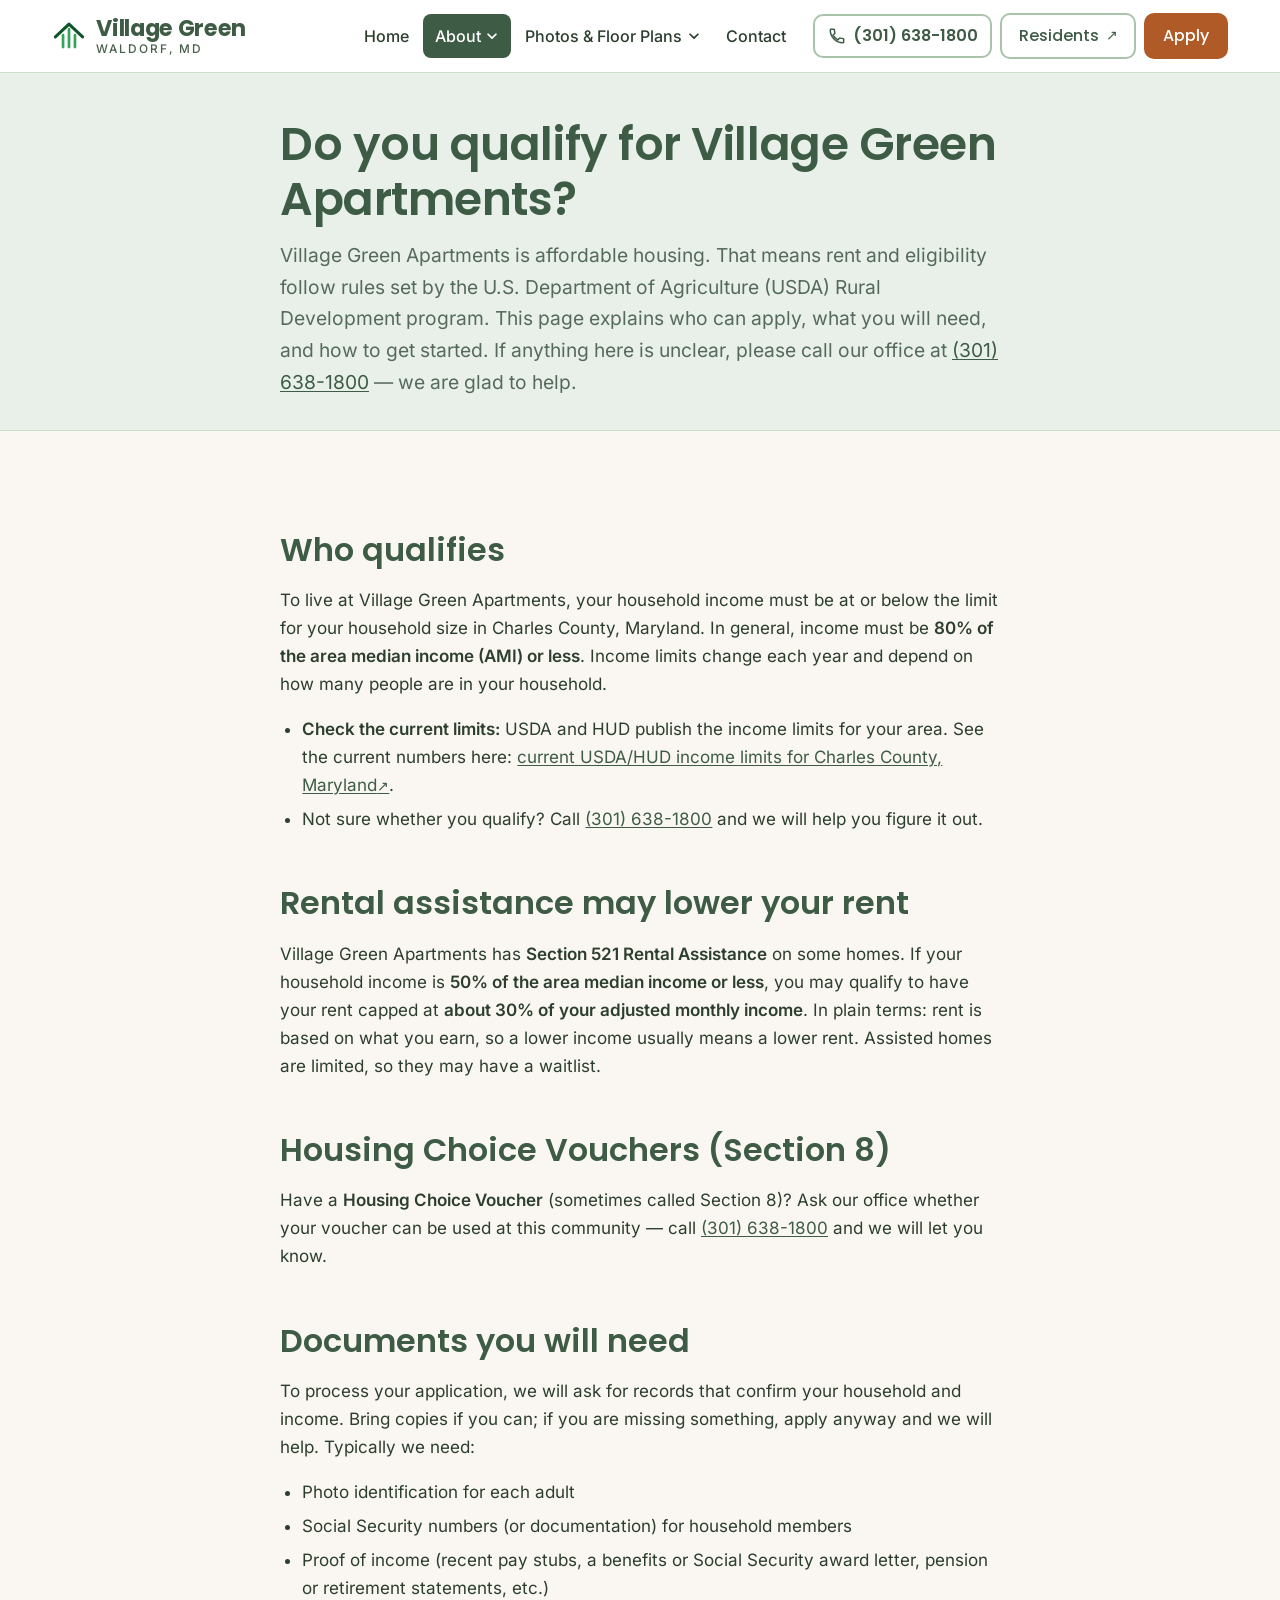
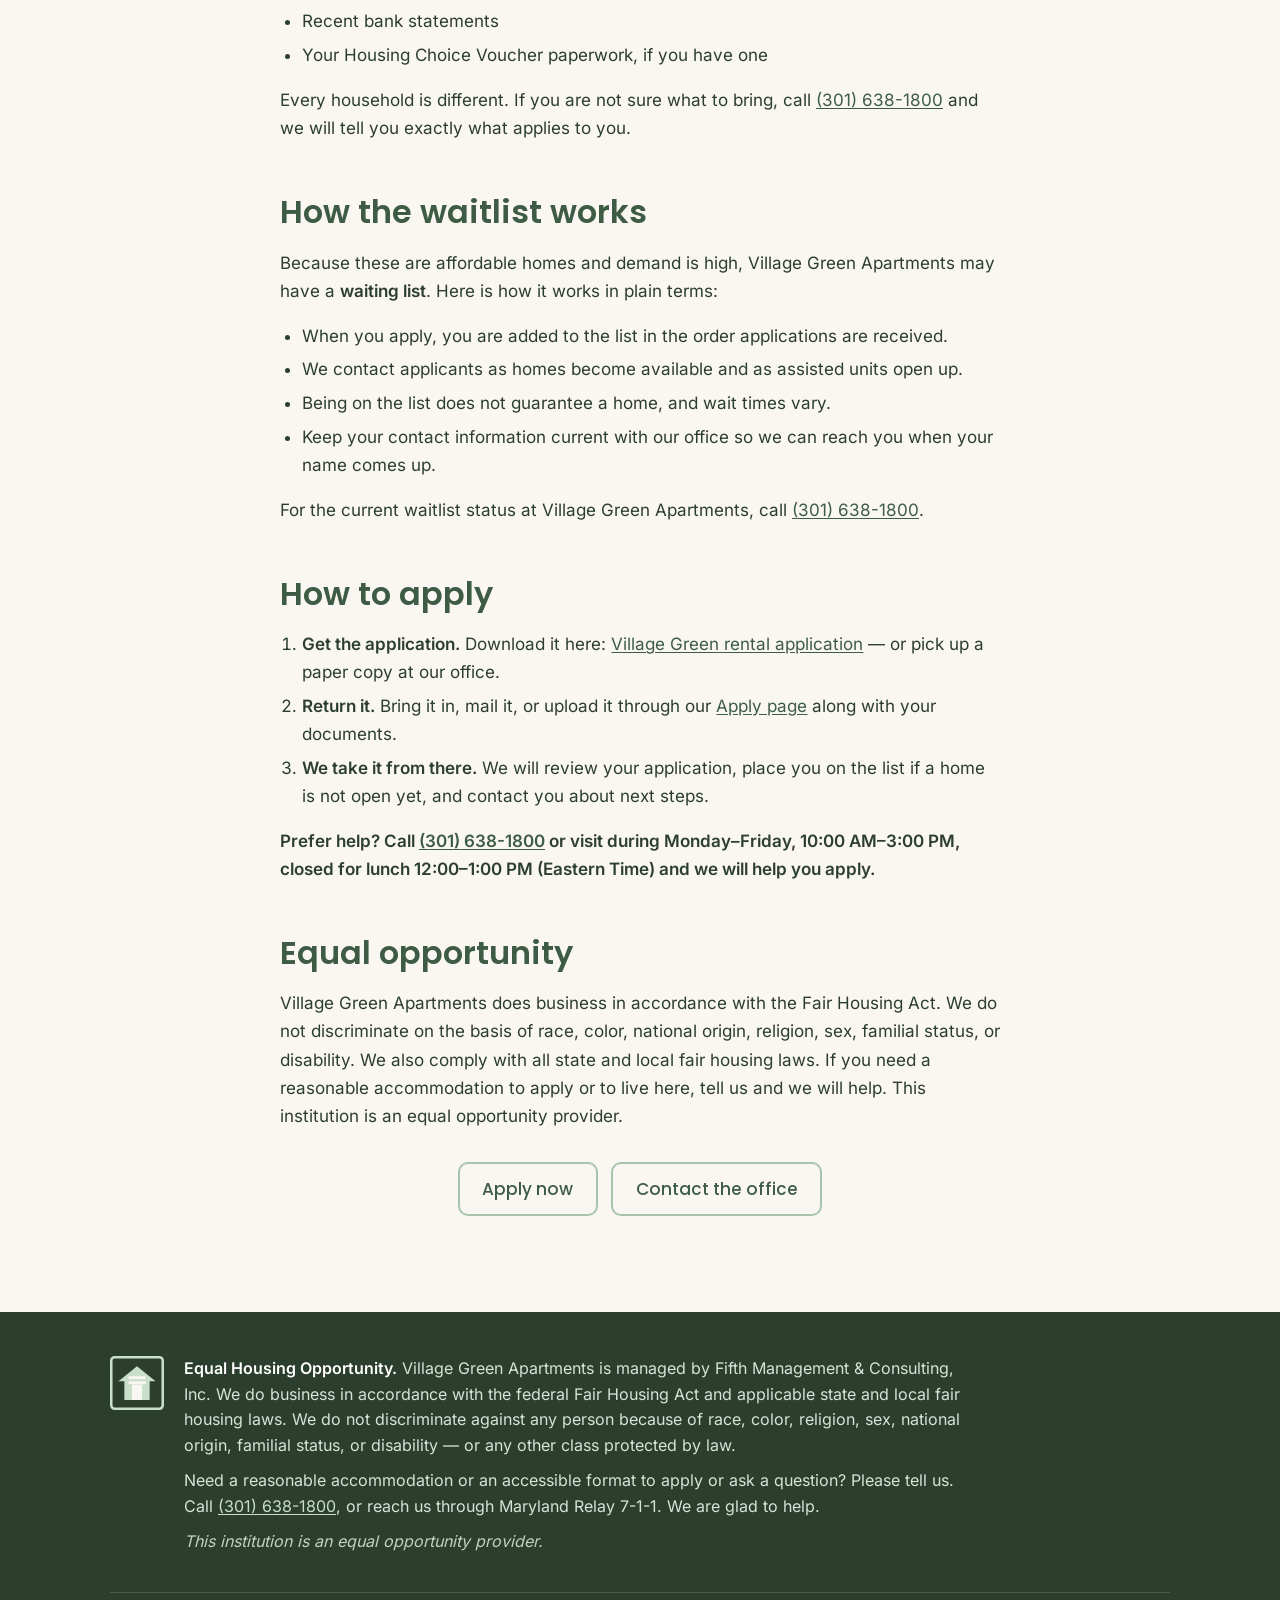
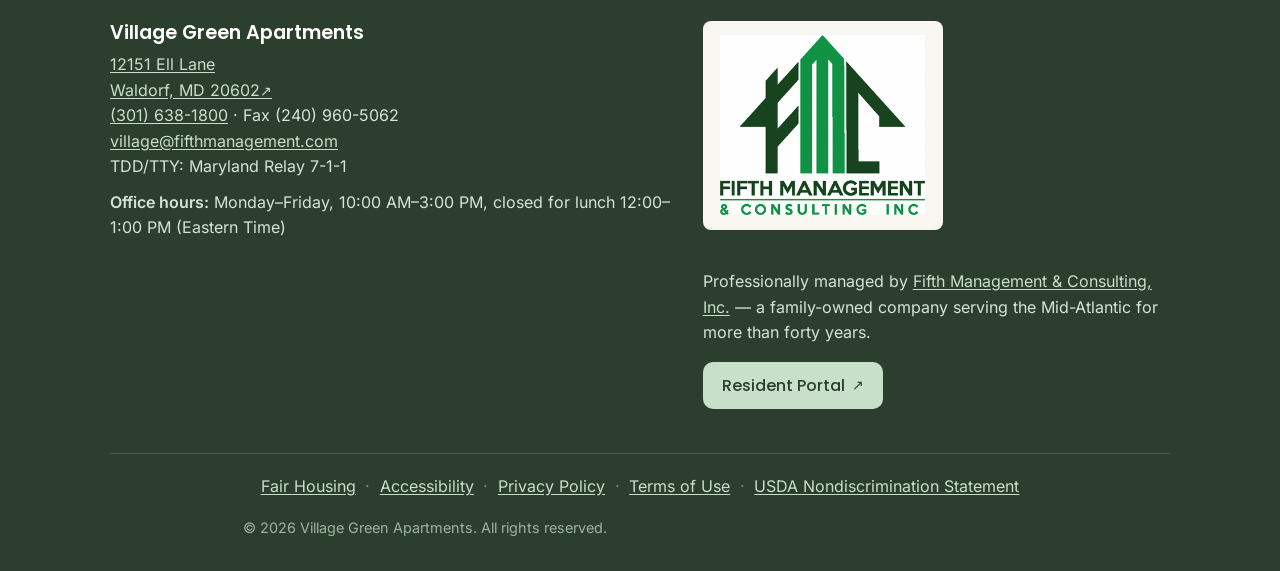
<file: eligibility/index.html>
<!DOCTYPE html>
<html lang="en">
<head>
  <meta charset="utf-8" />
  <meta name="viewport" content="width=device-width, initial-scale=1" />
  <title>Do You Qualify? | Village Green Apartments</title>
  <meta name="description" content="See if you qualify for Village Green Apartments in Waldorf, MD. Income limits, documents, waitlist, and how to apply — plain and simple." />
  <meta name="robots" content="index, follow" />
  <link rel="canonical" href="https://village-greenapts.com/eligibility/" />
  <link rel="icon" type="image/svg+xml" href="data:image/svg+xml,%3Csvg%20xmlns%3D%22http%3A%2F%2Fwww.w3.org%2F2000%2Fsvg%22%20viewBox%3D%220%200%2064%2064%22%3E%3Crect%20width%3D%2264%22%20height%3D%2264%22%20rx%3D%2210%22%20fill%3D%22%230D542B%22%2F%3E%3Cpath%20d%3D%22M22%2031%20V50%20M32%2022%20V50%20M42%2031%20V50%22%20fill%3D%22none%22%20stroke%3D%22%237FC98F%22%20stroke-width%3D%225%22%20stroke-linecap%3D%22round%22%2F%3E%3Cpath%20d%3D%22M10%2034%20L32%2013%20L54%2034%22%20fill%3D%22none%22%20stroke%3D%22%23FAF7F2%22%20stroke-width%3D%226%22%20stroke-linecap%3D%22round%22%20stroke-linejoin%3D%22round%22%2F%3E%3C%2Fsvg%3E" />
  <meta property="og:site_name" content="Village Green Apartments" />
  <meta property="og:title" content="Do You Qualify? | Village Green Apartments" />
  <meta property="og:description" content="See if you qualify for Village Green Apartments in Waldorf, MD. Income limits, documents, waitlist, and how to apply — plain and simple." />
  <meta property="og:type" content="website" />
  <meta property="og:url" content="https://village-greenapts.com/eligibility/" />
  <meta property="og:image" content="https://village-greenapts.com/assets/img/hero.jpg" />
  <meta name="twitter:card" content="summary_large_image" />
  <link rel="preload" href="/assets/fonts/inter-latin-var.woff2" as="font" type="font/woff2" crossorigin />
  <link rel="preload" href="/assets/fonts/poppins-latin-700.woff2" as="font" type="font/woff2" crossorigin />
  <link rel="stylesheet" href="/assets/css/styles.css" />
  <link rel="stylesheet" href="/assets/css/print.css" media="print" />
</head>
<body>
  <a class="skip-link" href="#main">Skip to main content</a>
  <header class="site-header">
    <div class="container header-inner">
      <a class="wordmark" href="/">
        <svg class="wordmark-mark" width="34" height="34" viewBox="0 0 40 40" aria-hidden="true" focusable="false">
        <path d="M13 19 V33 M20 12 V33 M27 19 V33" fill="none" stroke="#37A356" stroke-width="3.2" stroke-linecap="round"/>
        <path d="M4 21 L20 6 L36 21" fill="none" stroke="#0D542B" stroke-width="3.6" stroke-linecap="round" stroke-linejoin="round"/>
      </svg>
        <span class="wordmark-text">
          <span class="wordmark-name">Village Green</span>
          <span class="wordmark-sub">Waldorf, MD</span>
        </span>
      </a>
      <nav class="site-nav" aria-label="Primary">
        <button class="nav-toggle" type="button" aria-expanded="false" aria-controls="nav-menu">
          <span class="nav-toggle-label">Menu</span>
          <span class="nav-toggle-bars" aria-hidden="true"><span></span><span></span><span></span></span>
        </button>
        <ul class="nav-menu" id="nav-menu">
          <li><a href="/">Home</a></li>
          <li class="nav-group">
            <button type="button" class="nav-group-btn is-current" aria-expanded="false" aria-controls="nav-group-about" data-nav-group>About <svg class="chev" viewBox="0 0 16 16" width="14" height="14" aria-hidden="true" focusable="false"><path d="M3.5 6l4.5 4.5L12.5 6" fill="none" stroke="currentColor" stroke-width="2" stroke-linecap="round" stroke-linejoin="round"/></svg></button>
            <span class="nav-group-label">About</span>
            <ul class="nav-dropdown" id="nav-group-about">
              <li><a href="/amenities/">Amenities</a></li>
              <li><a href="/neighborhood/">Neighborhood</a></li>
              <li><a href="/eligibility/" aria-current="page">Eligibility</a></li>
            </ul>
          </li>
          <li class="nav-group">
            <button type="button" class="nav-group-btn" aria-expanded="false" aria-controls="nav-group-photos" data-nav-group>Photos &amp; Floor Plans <svg class="chev" viewBox="0 0 16 16" width="14" height="14" aria-hidden="true" focusable="false"><path d="M3.5 6l4.5 4.5L12.5 6" fill="none" stroke="currentColor" stroke-width="2" stroke-linecap="round" stroke-linejoin="round"/></svg></button>
            <span class="nav-group-label">Photos &amp; Floor Plans</span>
            <ul class="nav-dropdown" id="nav-group-photos">
              <li><a href="/photos/">Photos</a></li>
              <li><a href="/floor-plans/">Floor Plans</a></li>
            </ul>
          </li>
          <li><a href="/contact/">Contact</a></li>
          <li class="nav-cta nav-cta-phone"><a class="btn btn-call" href="tel:+13016381800"><svg class="phone-ico" viewBox="0 0 24 24" width="18" height="18" fill="none" stroke="currentColor" stroke-width="2" stroke-linecap="round" stroke-linejoin="round" aria-hidden="true" focusable="false"><path d="M6.8 10.8a15.5 15.5 0 0 0 6.4 6.4l2.1-2.1a1 1 0 0 1 1-.25 11.4 11.4 0 0 0 3.6.57 1 1 0 0 1 1 1V20a1 1 0 0 1-1 1A17 17 0 0 1 3 4a1 1 0 0 1 1-1h3.6a1 1 0 0 1 1 1 11.4 11.4 0 0 0 .57 3.6 1 1 0 0 1-.25 1Z"/></svg>Call (301) 638-1800</a></li>
          <li class="nav-cta"><a class="btn btn-residents" href="https://fifthmanagement.securecafe.com/residentservices/apartmentsforrent/userlogin.aspx" target="_blank" rel="noopener noreferrer">Residents<span class="ext-mark" aria-hidden="true">&#8599;</span><span class="visually-hidden"> (opens the resident portal in a new tab)</span></a></li>
          <li class="nav-cta"><a class="btn btn-apply" href="/apply/">Apply</a></li>
        </ul>
      </nav>
      <div class="header-ctas">
        <a class="header-phone" href="tel:+13016381800" aria-label="Call the office at (301) 638-1800"><svg class="phone-ico" viewBox="0 0 24 24" width="18" height="18" fill="none" stroke="currentColor" stroke-width="2" stroke-linecap="round" stroke-linejoin="round" aria-hidden="true" focusable="false"><path d="M6.8 10.8a15.5 15.5 0 0 0 6.4 6.4l2.1-2.1a1 1 0 0 1 1-.25 11.4 11.4 0 0 0 3.6.57 1 1 0 0 1 1 1V20a1 1 0 0 1-1 1A17 17 0 0 1 3 4a1 1 0 0 1 1-1h3.6a1 1 0 0 1 1 1 11.4 11.4 0 0 0 .57 3.6 1 1 0 0 1-.25 1Z"/></svg><span class="header-phone-num">(301) 638-1800</span></a>
        <a class="btn btn-residents" href="https://fifthmanagement.securecafe.com/residentservices/apartmentsforrent/userlogin.aspx" target="_blank" rel="noopener noreferrer">Residents<span class="ext-mark" aria-hidden="true">&#8599;</span><span class="visually-hidden"> (opens the resident portal in a new tab)</span></a>
        <a class="btn btn-apply" href="/apply/">Apply</a>
      </div>
    </div>
  </header>
  <main id="main">
    <section class="page-header">
      <div class="container narrow">
        <h1>Do you qualify for Village Green Apartments?</h1>
        <p class="lead">Village Green Apartments is affordable housing. That means rent and eligibility follow rules set by the U.S. Department of Agriculture (USDA) Rural Development program. This page explains who can apply, what you will need, and how to get started. If anything here is unclear, please call our office at <a href="tel:+13016381800">(301) 638-1800</a> — we are glad to help.</p>
      </div>
    </section>
    <div class="section prose-page">
      <div class="container narrow">
        <section>
          <h2>Who qualifies</h2>
          <p>To live at Village Green Apartments, your household income must be at or below the limit for your household size in Charles County, Maryland. In general, income must be <strong>80% of the area median income (AMI) or less</strong>. Income limits change each year and depend on how many people are in your household.</p>
          <ul>
            <li><strong>Check the current limits:</strong> USDA and HUD publish the income limits for your area. See the current numbers here: <a href="https://www.huduser.gov/portal/datasets/il.html" target="_blank" rel="noopener noreferrer">current USDA/HUD income limits for Charles County, Maryland<span class="ext-mark" aria-hidden="true">&#8599;</span></a>.</li>
            <li>Not sure whether you qualify? Call <a href="tel:+13016381800">(301) 638-1800</a> and we will help you figure it out.</li>
          </ul>
        </section>
        <section>
          <h2>Rental assistance may lower your rent</h2>
          <p>Village Green Apartments has <strong>Section 521 Rental Assistance</strong> on some homes. If your household income is <strong>50% of the area median income or less</strong>, you may qualify to have your rent capped at <strong>about 30% of your adjusted monthly income</strong>. In plain terms: rent is based on what you earn, so a lower income usually means a lower rent. Assisted homes are limited, so they may have a waitlist.</p>
        </section>
        <section>
          <h2>Housing Choice Vouchers (Section 8)</h2>
          <p>Have a <strong>Housing Choice Voucher</strong> (sometimes called Section 8)? Ask our office whether your voucher can be used at this community — call <a href="tel:+13016381800">(301) 638-1800</a> and we will let you know.</p>
        </section>
        <section>
          <h2>Documents you will need</h2>
          <p>To process your application, we will ask for records that confirm your household and income. Bring copies if you can; if you are missing something, apply anyway and we will help. Typically we need:</p>
          <ul>
            <li>Photo identification for each adult</li>
            <li>Social Security numbers (or documentation) for household members</li>
            <li>Proof of income (recent pay stubs, a benefits or Social Security award letter, pension or retirement statements, etc.)</li>
            <li>Recent bank statements</li>
            <li>Your Housing Choice Voucher paperwork, if you have one</li>
          </ul>
          <p>Every household is different. If you are not sure what to bring, call <a href="tel:+13016381800">(301) 638-1800</a> and we will tell you exactly what applies to you.</p>
        </section>
        <section>
          <h2>How the waitlist works</h2>
          <p>Because these are affordable homes and demand is high, Village Green Apartments may have a <strong>waiting list</strong>. Here is how it works in plain terms:</p>
          <ul>
            <li>When you apply, you are added to the list in the order applications are received.</li>
            <li>We contact applicants as homes become available and as assisted units open up.</li>
            <li>Being on the list does not guarantee a home, and wait times vary.</li>
            <li>Keep your contact information current with our office so we can reach you when your name comes up.</li>
          </ul>
          <p>For the current waitlist status at Village Green Apartments, call <a href="tel:+13016381800">(301) 638-1800</a>.</p>
        </section>
        <section>
          <h2>How to apply</h2>
          <ol>
            <li><strong>Get the application.</strong> Download it here: <a href="/assets/application.pdf">Village Green rental application</a> — or pick up a paper copy at our office.</li>
            <li><strong>Return it.</strong> Bring it in, mail it, or upload it through our <a href="/apply/">Apply page</a> along with your documents.</li>
            <li><strong>We take it from there.</strong> We will review your application, place you on the list if a home is not open yet, and contact you about next steps.</li>
          </ol>
          <p><strong>Prefer help? Call <a href="tel:+13016381800">(301) 638-1800</a> or visit during Monday–Friday, 10:00 AM–3:00 PM, closed for lunch 12:00–1:00 PM (Eastern Time) and we will help you apply.</strong></p>
        </section>
        <section class="eo">
          <h2>Equal opportunity</h2>
          <p>Village Green Apartments does business in accordance with the Fair Housing Act. We do not discriminate on the basis of race, color, national origin, religion, sex, familial status, or disability. We also comply with all state and local fair housing laws. If you need a reasonable accommodation to apply or to live here, tell us and we will help. This institution is an equal opportunity provider.</p>
        </section>
        <div class="cta-row cta-center">
          <a class="btn btn-secondary" href="/apply/">Apply now</a>
          <a class="btn btn-secondary" href="/contact/">Contact the office</a>
        </div>
      </div>
    </div>
  </main>
  <footer class="site-footer">
    <div class="container footer-inner">

      <div class="footer-compliance">
        <div class="footer-eho"><svg class="eho-logo" width="54" height="54" viewBox="0 0 64 64" role="img" aria-label="Equal Housing Opportunity" focusable="false">
  <title>Equal Housing Opportunity</title>
  <rect x="1.5" y="1.5" width="61" height="61" rx="4" fill="none" stroke="currentColor" stroke-width="3"/>
  <path d="M32 12 L54 30 H47 V52 H17 V30 H10 Z" fill="currentColor"/>
  <rect x="26" y="34" width="12" height="18" fill="#FAF7F2"/>
  <rect x="22" y="24" width="20" height="3.4" fill="#FAF7F2"/>
  <rect x="22" y="30" width="20" height="3.4" fill="#FAF7F2"/>
</svg></div>
        <div class="footer-compliance-text">
          <p><strong>Equal Housing Opportunity.</strong> Village Green Apartments is managed by Fifth Management &amp; Consulting, Inc. We do business in accordance with the federal Fair Housing Act and applicable state and local fair housing laws. We do not discriminate against any person because of race, color, religion, sex, national origin, familial status, or disability — or any other class protected by law.</p>
          <p>Need a reasonable accommodation or an accessible format to apply or ask a question? Please tell us. Call <a href="tel:+13016381800">(301) 638-1800</a>, or reach us through Maryland Relay 7-1-1. We are glad to help.</p>
          <p class="footer-usda">This institution is an equal opportunity provider.</p>
        </div>
      </div>

      <div class="footer-cols">
        <div class="footer-nap">
          <h2 class="footer-heading">Village Green Apartments</h2>
          <address>
            <a href="https://www.google.com/maps/search/?api=1&amp;query=Village%20Green%20Apartments%2C%2012151%20Ell%20Lane%2C%20Waldorf%2C%20MD%2020602" target="_blank" rel="noopener noreferrer">12151 Ell Lane<br />Waldorf, MD 20602<span class="ext-mark" aria-hidden="true">&#8599;</span><span class="visually-hidden"> (opens Google Maps in a new tab)</span></a><br />
            <a href="tel:+13016381800">(301) 638-1800</a> &middot; Fax (240) 960-5062<br />
            <a href="mailto:village@fifthmanagement.com">village@fifthmanagement.com</a><br />TDD/TTY: Maryland Relay 7-1-1
          </address>
          
          <p class="footer-hours"><strong>Office hours:</strong> Monday–Friday, 10:00 AM–3:00 PM, closed for lunch 12:00–1:00 PM (Eastern Time)</p>
        </div>

        <div class="footer-managed">
          <a class="fmc-badge" href="https://fifthmanagement.com/" target="_blank" rel="noopener noreferrer" aria-label="Fifth Management &amp; Consulting, Inc. website (opens in a new tab)">
            <img src="/assets/img/fmc-logo.png" alt="Fifth Management &amp; Consulting Inc logo" width="360" height="316" loading="lazy" />
          </a>
          <p>Professionally managed by <a href="https://fifthmanagement.com/" target="_blank" rel="noopener noreferrer">Fifth Management &amp; Consulting, Inc.</a> — a family-owned company serving the Mid-Atlantic for more than forty years.</p>
          <p><a class="btn btn-pay-sm" href="https://fifthmanagement.securecafe.com/residentservices/apartmentsforrent/userlogin.aspx" target="_blank" rel="noopener noreferrer">Resident Portal<span class="ext-mark" aria-hidden="true">&#8599;</span><span class="visually-hidden"> (opens in a new tab)</span></a></p>
        </div>
      </div>

      <nav class="footer-legal" aria-label="Legal">
        <a href="/fair-housing/">Fair Housing</a>
            <span class="sep" aria-hidden="true">·</span>
            <a href="/accessibility/">Accessibility</a>
            <span class="sep" aria-hidden="true">·</span>
            <a href="/privacy/">Privacy Policy</a>
            <span class="sep" aria-hidden="true">·</span>
            <a href="/terms/">Terms of Use</a>
            <span class="sep" aria-hidden="true">·</span>
            <a href="/usda-nondiscrimination/">USDA Nondiscrimination Statement</a>
      </nav>

      <p class="footer-copyright">&copy; 2026 Village Green Apartments. All rights reserved.</p>
    </div>
  </footer>
  <script src="/assets/js/nav.js" defer></script>
</body>
</html>
</file>
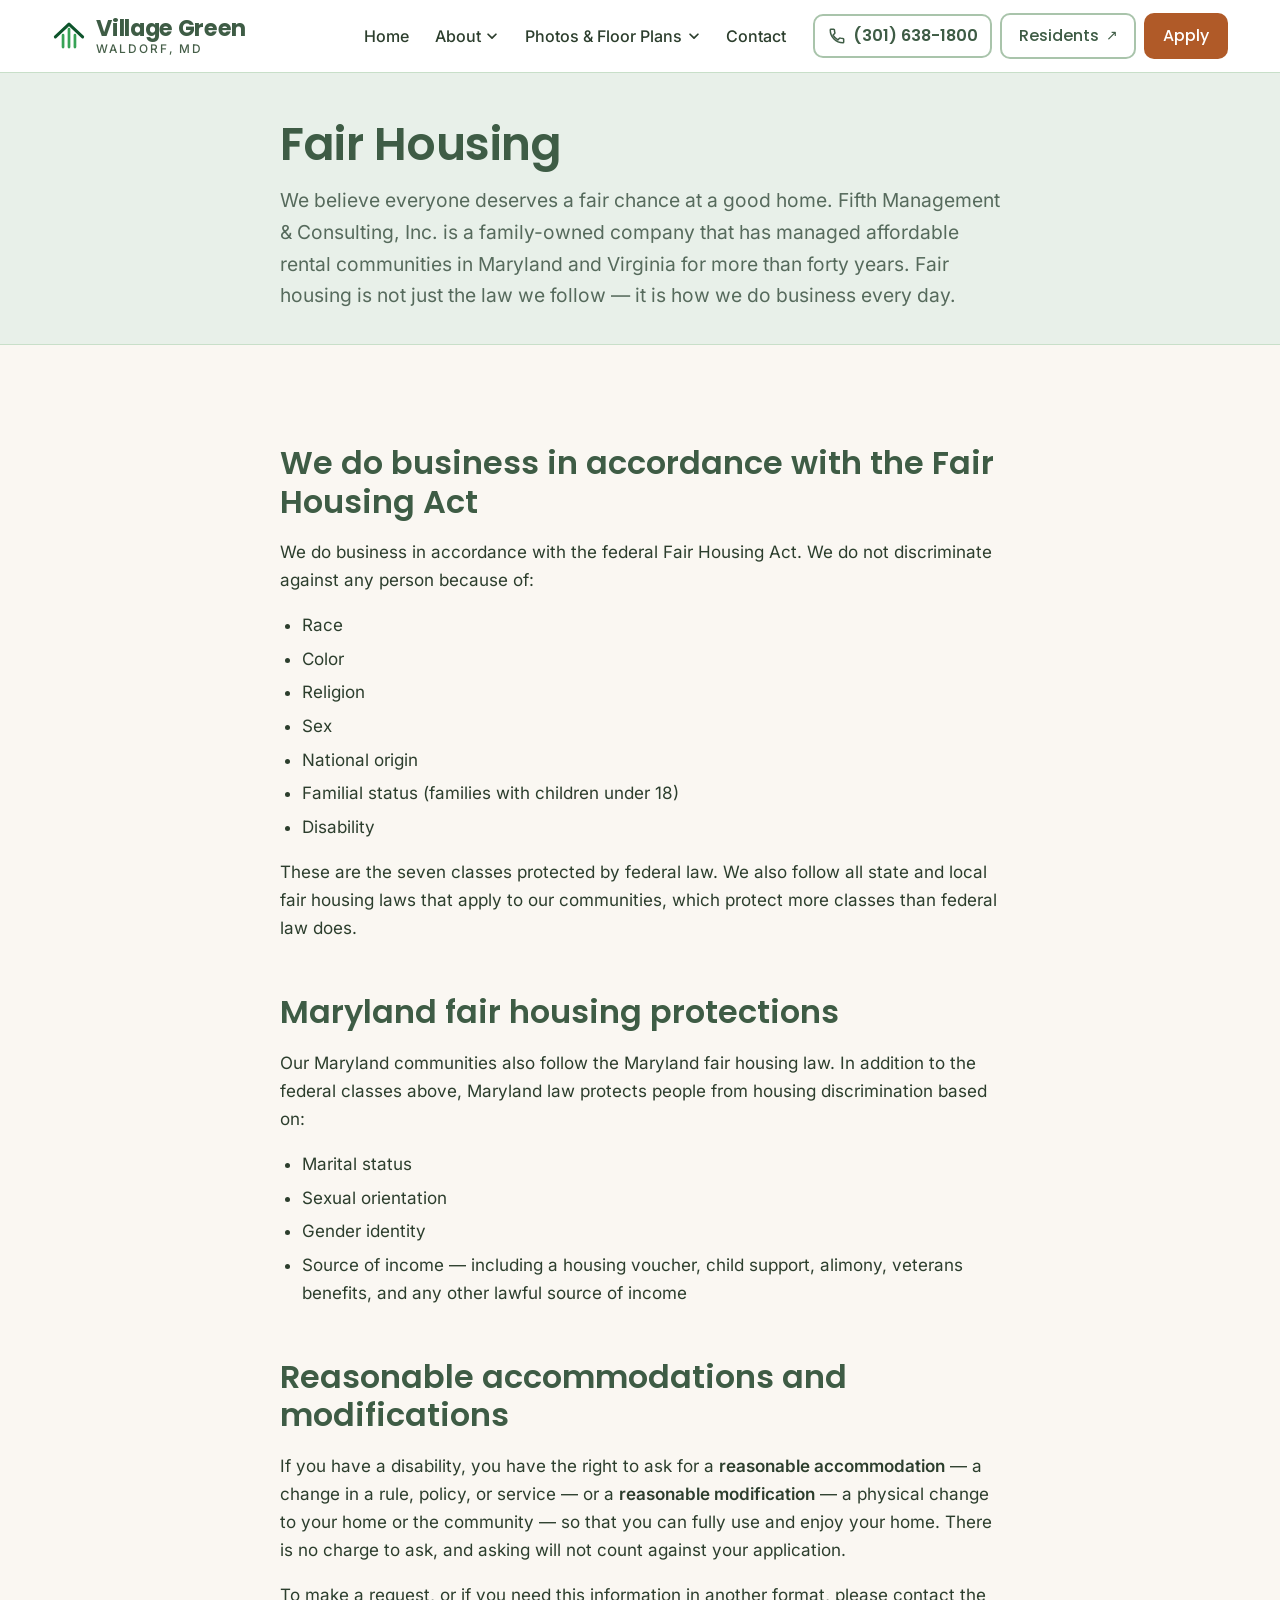
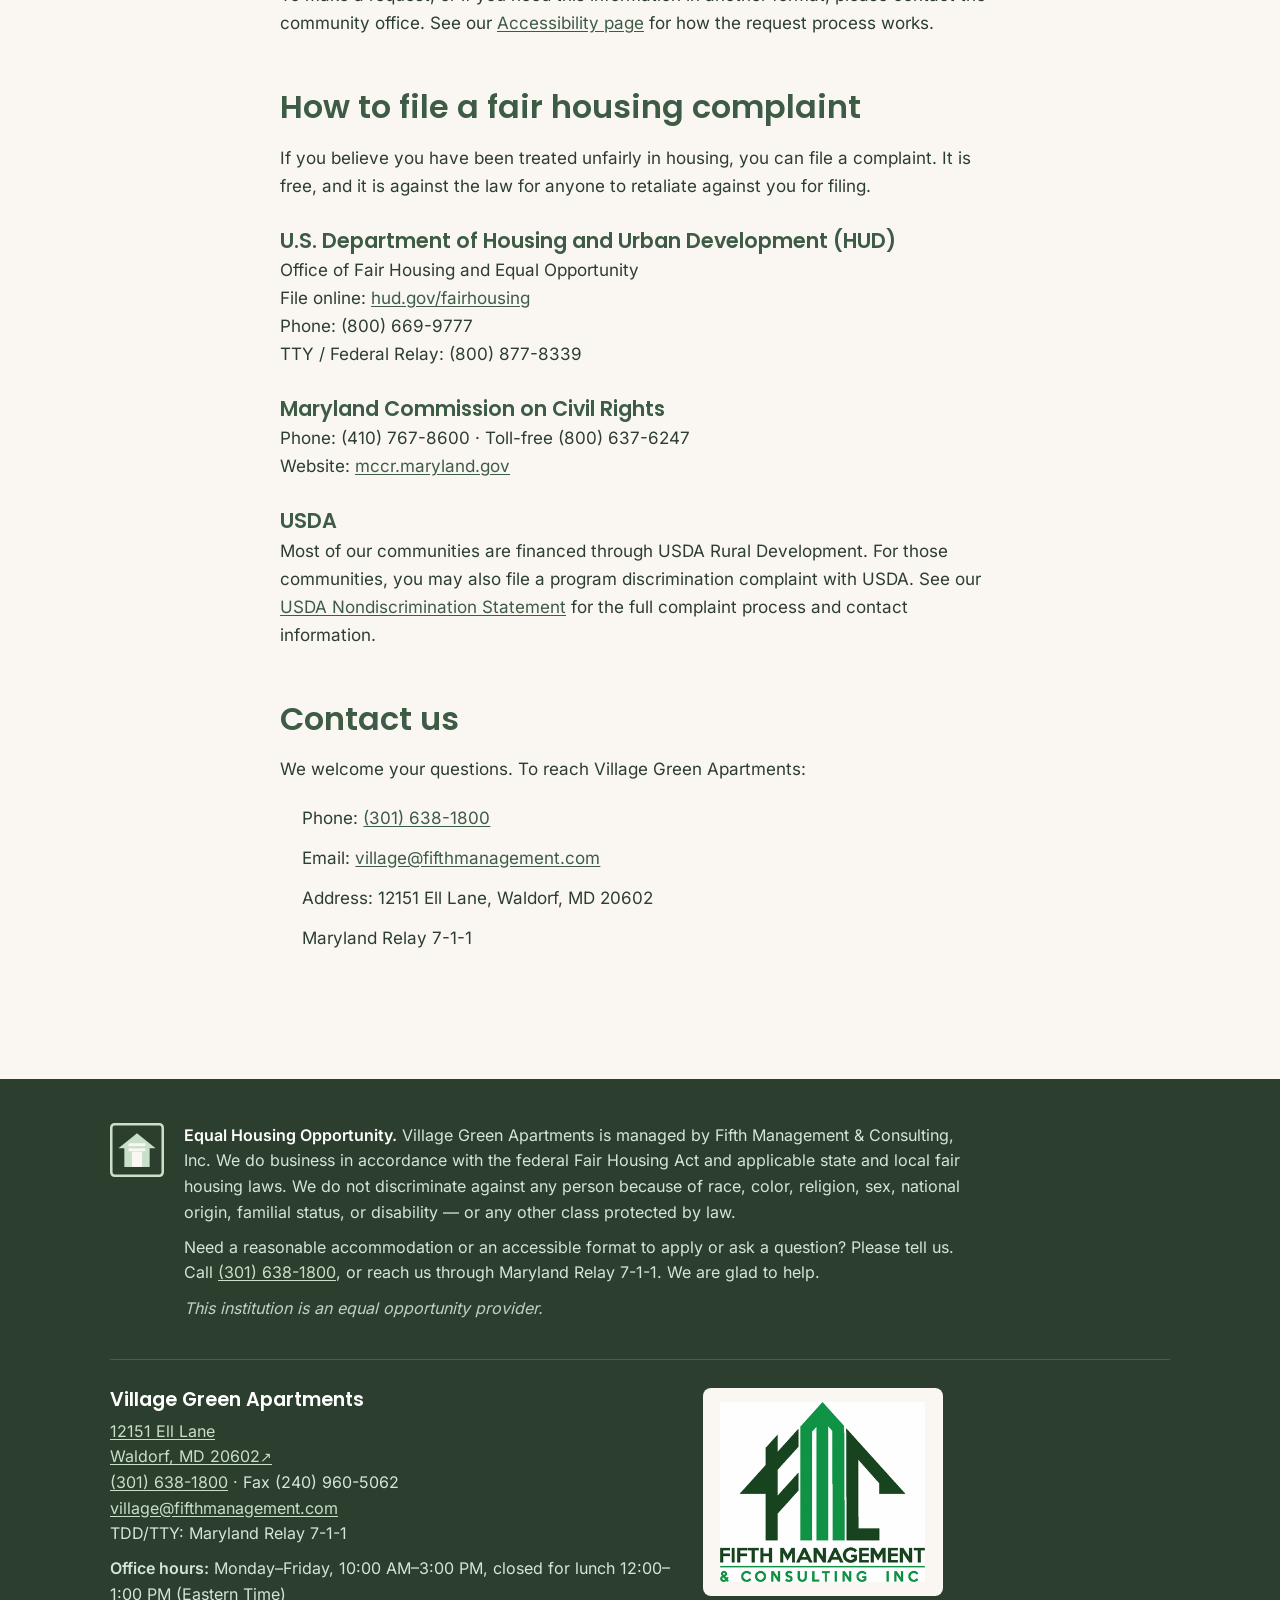
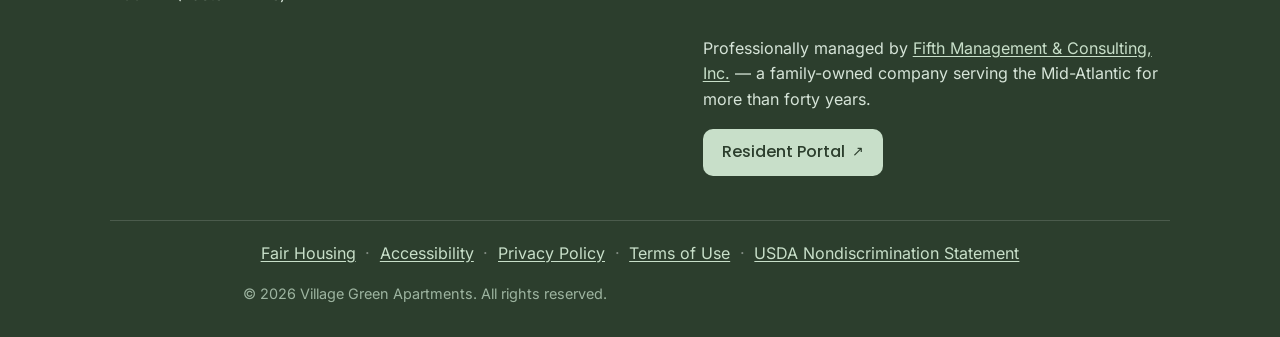
<file: fair-housing/index.html>
<!DOCTYPE html>
<html lang="en">
<head>
  <meta charset="utf-8" />
  <meta name="viewport" content="width=device-width, initial-scale=1" />
  <title>Fair Housing | Village Green Apartments</title>
  <meta name="description" content="Our Fair Housing commitment at Village Green Apartments. Federal, state, and USDA nondiscrimination, plus how to request a reasonable accommodation." />
  <meta name="robots" content="index, follow" />
  <link rel="canonical" href="https://village-greenapts.com/fair-housing/" />
  <link rel="icon" type="image/svg+xml" href="data:image/svg+xml,%3Csvg%20xmlns%3D%22http%3A%2F%2Fwww.w3.org%2F2000%2Fsvg%22%20viewBox%3D%220%200%2064%2064%22%3E%3Crect%20width%3D%2264%22%20height%3D%2264%22%20rx%3D%2210%22%20fill%3D%22%230D542B%22%2F%3E%3Cpath%20d%3D%22M22%2031%20V50%20M32%2022%20V50%20M42%2031%20V50%22%20fill%3D%22none%22%20stroke%3D%22%237FC98F%22%20stroke-width%3D%225%22%20stroke-linecap%3D%22round%22%2F%3E%3Cpath%20d%3D%22M10%2034%20L32%2013%20L54%2034%22%20fill%3D%22none%22%20stroke%3D%22%23FAF7F2%22%20stroke-width%3D%226%22%20stroke-linecap%3D%22round%22%20stroke-linejoin%3D%22round%22%2F%3E%3C%2Fsvg%3E" />
  <meta property="og:site_name" content="Village Green Apartments" />
  <meta property="og:title" content="Fair Housing | Village Green Apartments" />
  <meta property="og:description" content="Our Fair Housing commitment at Village Green Apartments. Federal, state, and USDA nondiscrimination, plus how to request a reasonable accommodation." />
  <meta property="og:type" content="website" />
  <meta property="og:url" content="https://village-greenapts.com/fair-housing/" />
  <meta property="og:image" content="https://village-greenapts.com/assets/img/hero.jpg" />
  <meta name="twitter:card" content="summary_large_image" />
  <link rel="preload" href="/assets/fonts/inter-latin-var.woff2" as="font" type="font/woff2" crossorigin />
  <link rel="preload" href="/assets/fonts/poppins-latin-700.woff2" as="font" type="font/woff2" crossorigin />
  <link rel="stylesheet" href="/assets/css/styles.css" />
</head>
<body>
  <a class="skip-link" href="#main">Skip to main content</a>
  <header class="site-header">
    <div class="container header-inner">
      <a class="wordmark" href="/">
        <svg class="wordmark-mark" width="34" height="34" viewBox="0 0 40 40" aria-hidden="true" focusable="false">
        <path d="M13 19 V33 M20 12 V33 M27 19 V33" fill="none" stroke="#37A356" stroke-width="3.2" stroke-linecap="round"/>
        <path d="M4 21 L20 6 L36 21" fill="none" stroke="#0D542B" stroke-width="3.6" stroke-linecap="round" stroke-linejoin="round"/>
      </svg>
        <span class="wordmark-text">
          <span class="wordmark-name">Village Green</span>
          <span class="wordmark-sub">Waldorf, MD</span>
        </span>
      </a>
      <nav class="site-nav" aria-label="Primary">
        <button class="nav-toggle" type="button" aria-expanded="false" aria-controls="nav-menu">
          <span class="nav-toggle-label">Menu</span>
          <span class="nav-toggle-bars" aria-hidden="true"><span></span><span></span><span></span></span>
        </button>
        <ul class="nav-menu" id="nav-menu">
          <li><a href="/">Home</a></li>
          <li class="nav-group">
            <button type="button" class="nav-group-btn" aria-expanded="false" aria-controls="nav-group-about" data-nav-group>About <svg class="chev" viewBox="0 0 16 16" width="14" height="14" aria-hidden="true" focusable="false"><path d="M3.5 6l4.5 4.5L12.5 6" fill="none" stroke="currentColor" stroke-width="2" stroke-linecap="round" stroke-linejoin="round"/></svg></button>
            <span class="nav-group-label">About</span>
            <ul class="nav-dropdown" id="nav-group-about">
              <li><a href="/amenities/">Amenities</a></li>
              <li><a href="/neighborhood/">Neighborhood</a></li>
              <li><a href="/eligibility/">Eligibility</a></li>
            </ul>
          </li>
          <li class="nav-group">
            <button type="button" class="nav-group-btn" aria-expanded="false" aria-controls="nav-group-photos" data-nav-group>Photos &amp; Floor Plans <svg class="chev" viewBox="0 0 16 16" width="14" height="14" aria-hidden="true" focusable="false"><path d="M3.5 6l4.5 4.5L12.5 6" fill="none" stroke="currentColor" stroke-width="2" stroke-linecap="round" stroke-linejoin="round"/></svg></button>
            <span class="nav-group-label">Photos &amp; Floor Plans</span>
            <ul class="nav-dropdown" id="nav-group-photos">
              <li><a href="/photos/">Photos</a></li>
              <li><a href="/floor-plans/">Floor Plans</a></li>
            </ul>
          </li>
          <li><a href="/contact/">Contact</a></li>
          <li class="nav-cta nav-cta-phone"><a class="btn btn-call" href="tel:+13016381800"><svg class="phone-ico" viewBox="0 0 24 24" width="18" height="18" fill="none" stroke="currentColor" stroke-width="2" stroke-linecap="round" stroke-linejoin="round" aria-hidden="true" focusable="false"><path d="M6.8 10.8a15.5 15.5 0 0 0 6.4 6.4l2.1-2.1a1 1 0 0 1 1-.25 11.4 11.4 0 0 0 3.6.57 1 1 0 0 1 1 1V20a1 1 0 0 1-1 1A17 17 0 0 1 3 4a1 1 0 0 1 1-1h3.6a1 1 0 0 1 1 1 11.4 11.4 0 0 0 .57 3.6 1 1 0 0 1-.25 1Z"/></svg>Call (301) 638-1800</a></li>
          <li class="nav-cta"><a class="btn btn-residents" href="https://fifthmanagement.securecafe.com/residentservices/apartmentsforrent/userlogin.aspx" target="_blank" rel="noopener noreferrer">Residents<span class="ext-mark" aria-hidden="true">&#8599;</span><span class="visually-hidden"> (opens the resident portal in a new tab)</span></a></li>
          <li class="nav-cta"><a class="btn btn-apply" href="/apply/">Apply</a></li>
        </ul>
      </nav>
      <div class="header-ctas">
        <a class="header-phone" href="tel:+13016381800" aria-label="Call the office at (301) 638-1800"><svg class="phone-ico" viewBox="0 0 24 24" width="18" height="18" fill="none" stroke="currentColor" stroke-width="2" stroke-linecap="round" stroke-linejoin="round" aria-hidden="true" focusable="false"><path d="M6.8 10.8a15.5 15.5 0 0 0 6.4 6.4l2.1-2.1a1 1 0 0 1 1-.25 11.4 11.4 0 0 0 3.6.57 1 1 0 0 1 1 1V20a1 1 0 0 1-1 1A17 17 0 0 1 3 4a1 1 0 0 1 1-1h3.6a1 1 0 0 1 1 1 11.4 11.4 0 0 0 .57 3.6 1 1 0 0 1-.25 1Z"/></svg><span class="header-phone-num">(301) 638-1800</span></a>
        <a class="btn btn-residents" href="https://fifthmanagement.securecafe.com/residentservices/apartmentsforrent/userlogin.aspx" target="_blank" rel="noopener noreferrer">Residents<span class="ext-mark" aria-hidden="true">&#8599;</span><span class="visually-hidden"> (opens the resident portal in a new tab)</span></a>
        <a class="btn btn-apply" href="/apply/">Apply</a>
      </div>
    </div>
  </header>
  <main id="main">
    <section class="page-header">
      <div class="container narrow">
        <h1>Fair Housing</h1>
        <p class="lead">We believe everyone deserves a fair chance at a good home. Fifth Management &amp; Consulting, Inc. is a family-owned company that has managed affordable rental communities in Maryland and Virginia for more than forty years. Fair housing is not just the law we follow — it is how we do business every day.</p>
      </div>
    </section>
    <div class="section prose-page">
      <div class="container narrow">
        <section>
          <h2>We do business in accordance with the Fair Housing Act</h2>
          <p>We do business in accordance with the federal Fair Housing Act. We do not discriminate against any person because of:</p>
          <ul>
            <li>Race</li><li>Color</li><li>Religion</li><li>Sex</li>
            <li>National origin</li>
            <li>Familial status (families with children under 18)</li>
            <li>Disability</li>
          </ul>
          <p>These are the seven classes protected by federal law. We also follow all state and local fair housing laws that apply to our communities, which protect more classes than federal law does.</p>
        </section>

        <section>
          <h2>Maryland fair housing protections</h2>
          <p>Our Maryland communities also follow the Maryland fair housing law. In addition to the federal classes above, Maryland law protects people from housing discrimination based on:</p>
          <ul>
            <li>Marital status</li>
            <li>Sexual orientation</li>
            <li>Gender identity</li>
            <li>Source of income — including a housing voucher, child support, alimony, veterans benefits, and any other lawful source of income</li>
          </ul>
        </section>
        

        <section>
          <h2>Reasonable accommodations and modifications</h2>
          <p>If you have a disability, you have the right to ask for a <strong>reasonable accommodation</strong> — a change in a rule, policy, or service — or a <strong>reasonable modification</strong> — a physical change to your home or the community — so that you can fully use and enjoy your home. There is no charge to ask, and asking will not count against your application.</p>
          <p>To make a request, or if you need this information in another format, please contact the community office. See our <a href="/accessibility/">Accessibility page</a> for how the request process works.</p>
        </section>

        <section>
          <h2>How to file a fair housing complaint</h2>
          <p>If you believe you have been treated unfairly in housing, you can file a complaint. It is free, and it is against the law for anyone to retaliate against you for filing.</p>
          <div class="agency">
            <h3>U.S. Department of Housing and Urban Development (HUD)</h3>
            <p>Office of Fair Housing and Equal Opportunity<br />
            File online: <a href="https://www.hud.gov/fairhousing" target="_blank" rel="noopener noreferrer">hud.gov/fairhousing</a><br />
            Phone: (800) 669-9777<br />
            TTY / Federal Relay: (800) 877-8339</p>
          </div>
          <div class="agency">
            <h3>Maryland Commission on Civil Rights</h3>
            <p>Phone: (410) 767-8600 &middot; Toll-free (800) 637-6247<br />
            Website: <a href="https://mccr.maryland.gov/" target="_blank" rel="noopener noreferrer">mccr.maryland.gov</a></p>
          </div>
          <div class="agency">
            <h3>USDA</h3>
            <p>Most of our communities are financed through USDA Rural Development. For those communities, you may also file a program discrimination complaint with USDA. See our <a href="/usda-nondiscrimination/">USDA Nondiscrimination Statement</a> for the full complaint process and contact information.</p>
          </div>
        </section>

        <section>
          <h2>Contact us</h2>
          <p>We welcome your questions. To reach Village Green Apartments:</p>
          <ul class="contact-list">
          <li>Phone: <a href="tel:+13016381800">(301) 638-1800</a></li>
          <li>Email: <a href="mailto:village@fifthmanagement.com">village@fifthmanagement.com</a></li>
          <li>Address: 12151 Ell Lane, Waldorf, MD 20602</li>
          <li>Maryland Relay 7-1-1</li>
        </ul>
        </section>
      </div>
    </div>
  </main>
  <footer class="site-footer">
    <div class="container footer-inner">

      <div class="footer-compliance">
        <div class="footer-eho"><svg class="eho-logo" width="54" height="54" viewBox="0 0 64 64" role="img" aria-label="Equal Housing Opportunity" focusable="false">
  <title>Equal Housing Opportunity</title>
  <rect x="1.5" y="1.5" width="61" height="61" rx="4" fill="none" stroke="currentColor" stroke-width="3"/>
  <path d="M32 12 L54 30 H47 V52 H17 V30 H10 Z" fill="currentColor"/>
  <rect x="26" y="34" width="12" height="18" fill="#FAF7F2"/>
  <rect x="22" y="24" width="20" height="3.4" fill="#FAF7F2"/>
  <rect x="22" y="30" width="20" height="3.4" fill="#FAF7F2"/>
</svg></div>
        <div class="footer-compliance-text">
          <p><strong>Equal Housing Opportunity.</strong> Village Green Apartments is managed by Fifth Management &amp; Consulting, Inc. We do business in accordance with the federal Fair Housing Act and applicable state and local fair housing laws. We do not discriminate against any person because of race, color, religion, sex, national origin, familial status, or disability — or any other class protected by law.</p>
          <p>Need a reasonable accommodation or an accessible format to apply or ask a question? Please tell us. Call <a href="tel:+13016381800">(301) 638-1800</a>, or reach us through Maryland Relay 7-1-1. We are glad to help.</p>
          <p class="footer-usda">This institution is an equal opportunity provider.</p>
        </div>
      </div>

      <div class="footer-cols">
        <div class="footer-nap">
          <h2 class="footer-heading">Village Green Apartments</h2>
          <address>
            <a href="https://www.google.com/maps/search/?api=1&amp;query=Village%20Green%20Apartments%2C%2012151%20Ell%20Lane%2C%20Waldorf%2C%20MD%2020602" target="_blank" rel="noopener noreferrer">12151 Ell Lane<br />Waldorf, MD 20602<span class="ext-mark" aria-hidden="true">&#8599;</span><span class="visually-hidden"> (opens Google Maps in a new tab)</span></a><br />
            <a href="tel:+13016381800">(301) 638-1800</a> &middot; Fax (240) 960-5062<br />
            <a href="mailto:village@fifthmanagement.com">village@fifthmanagement.com</a><br />TDD/TTY: Maryland Relay 7-1-1
          </address>
          
          <p class="footer-hours"><strong>Office hours:</strong> Monday–Friday, 10:00 AM–3:00 PM, closed for lunch 12:00–1:00 PM (Eastern Time)</p>
        </div>

        <div class="footer-managed">
          <a class="fmc-badge" href="https://fifthmanagement.com/" target="_blank" rel="noopener noreferrer" aria-label="Fifth Management &amp; Consulting, Inc. website (opens in a new tab)">
            <img src="/assets/img/fmc-logo.png" alt="Fifth Management &amp; Consulting Inc logo" width="360" height="316" loading="lazy" />
          </a>
          <p>Professionally managed by <a href="https://fifthmanagement.com/" target="_blank" rel="noopener noreferrer">Fifth Management &amp; Consulting, Inc.</a> — a family-owned company serving the Mid-Atlantic for more than forty years.</p>
          <p><a class="btn btn-pay-sm" href="https://fifthmanagement.securecafe.com/residentservices/apartmentsforrent/userlogin.aspx" target="_blank" rel="noopener noreferrer">Resident Portal<span class="ext-mark" aria-hidden="true">&#8599;</span><span class="visually-hidden"> (opens in a new tab)</span></a></p>
        </div>
      </div>

      <nav class="footer-legal" aria-label="Legal">
        <a href="/fair-housing/">Fair Housing</a>
            <span class="sep" aria-hidden="true">·</span>
            <a href="/accessibility/">Accessibility</a>
            <span class="sep" aria-hidden="true">·</span>
            <a href="/privacy/">Privacy Policy</a>
            <span class="sep" aria-hidden="true">·</span>
            <a href="/terms/">Terms of Use</a>
            <span class="sep" aria-hidden="true">·</span>
            <a href="/usda-nondiscrimination/">USDA Nondiscrimination Statement</a>
      </nav>

      <p class="footer-copyright">&copy; 2026 Village Green Apartments. All rights reserved.</p>
    </div>
  </footer>
  <script src="/assets/js/nav.js" defer></script>
</body>
</html>
</file>
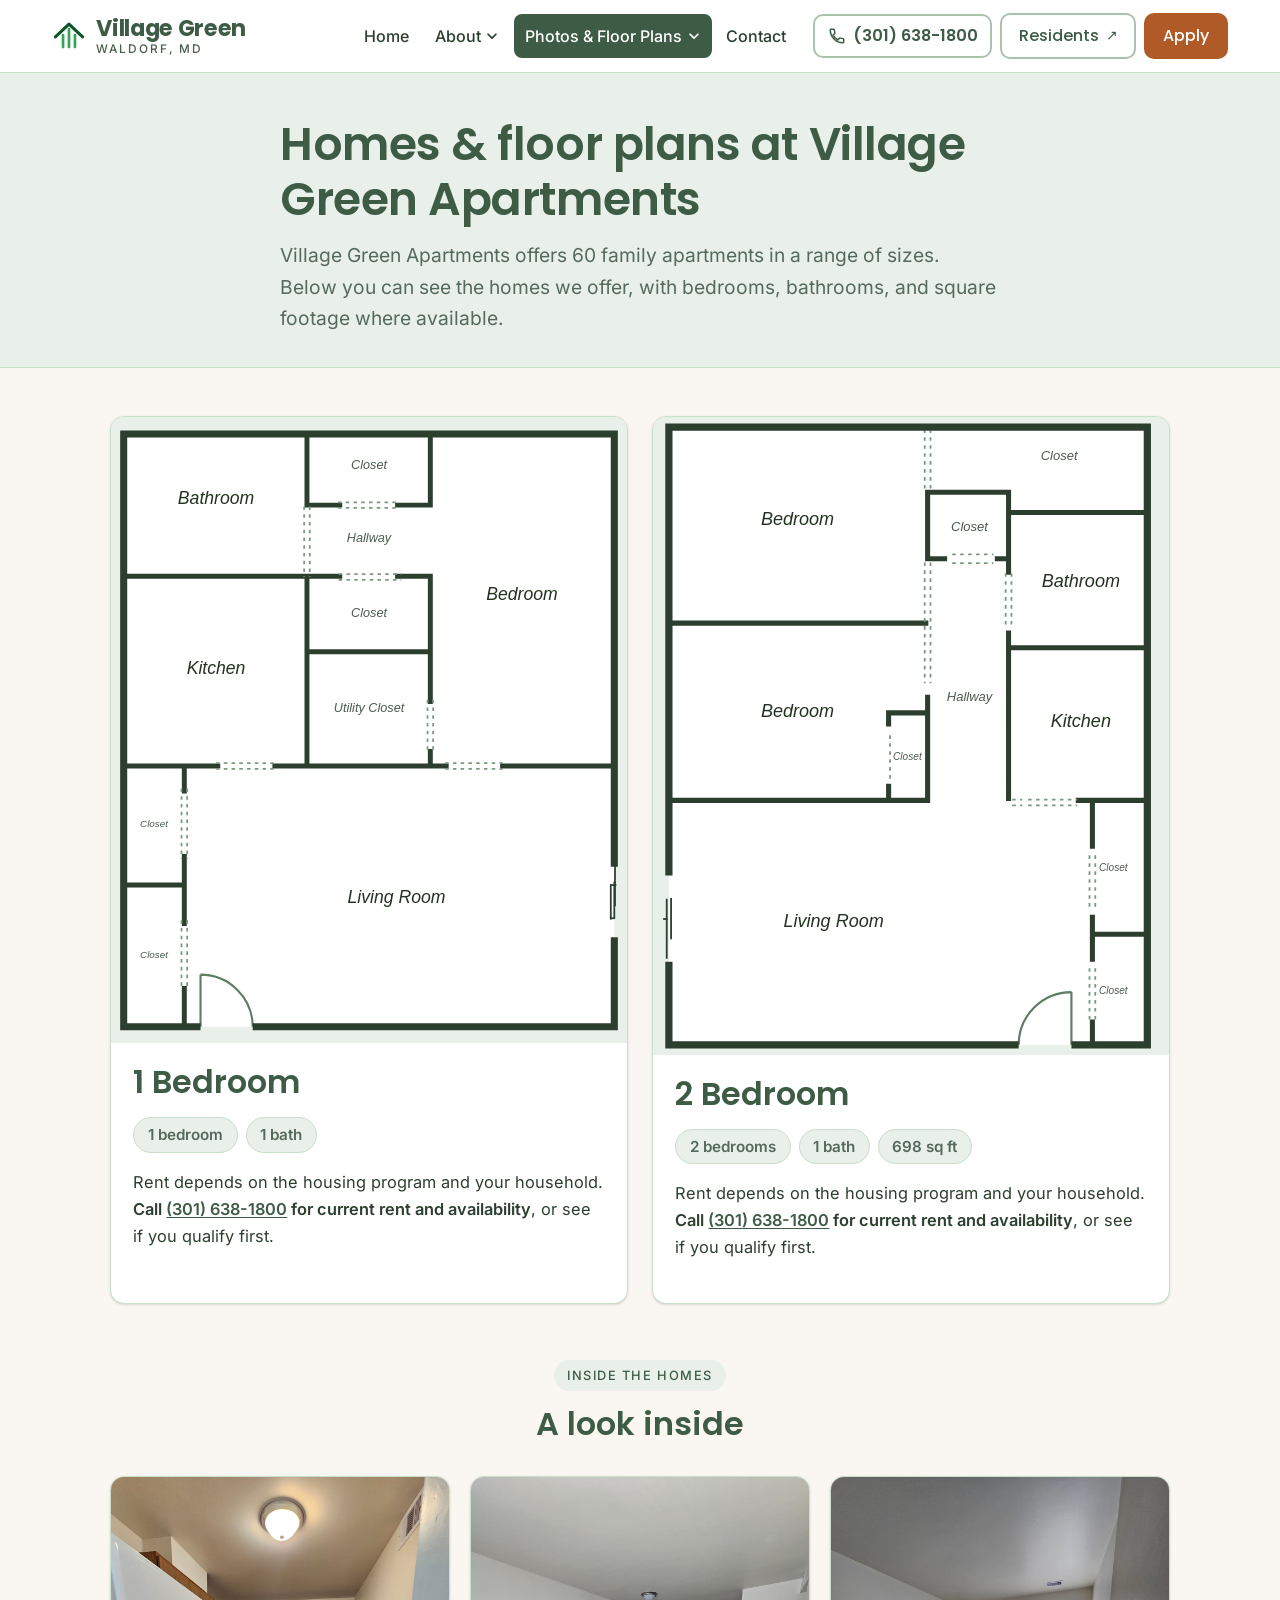
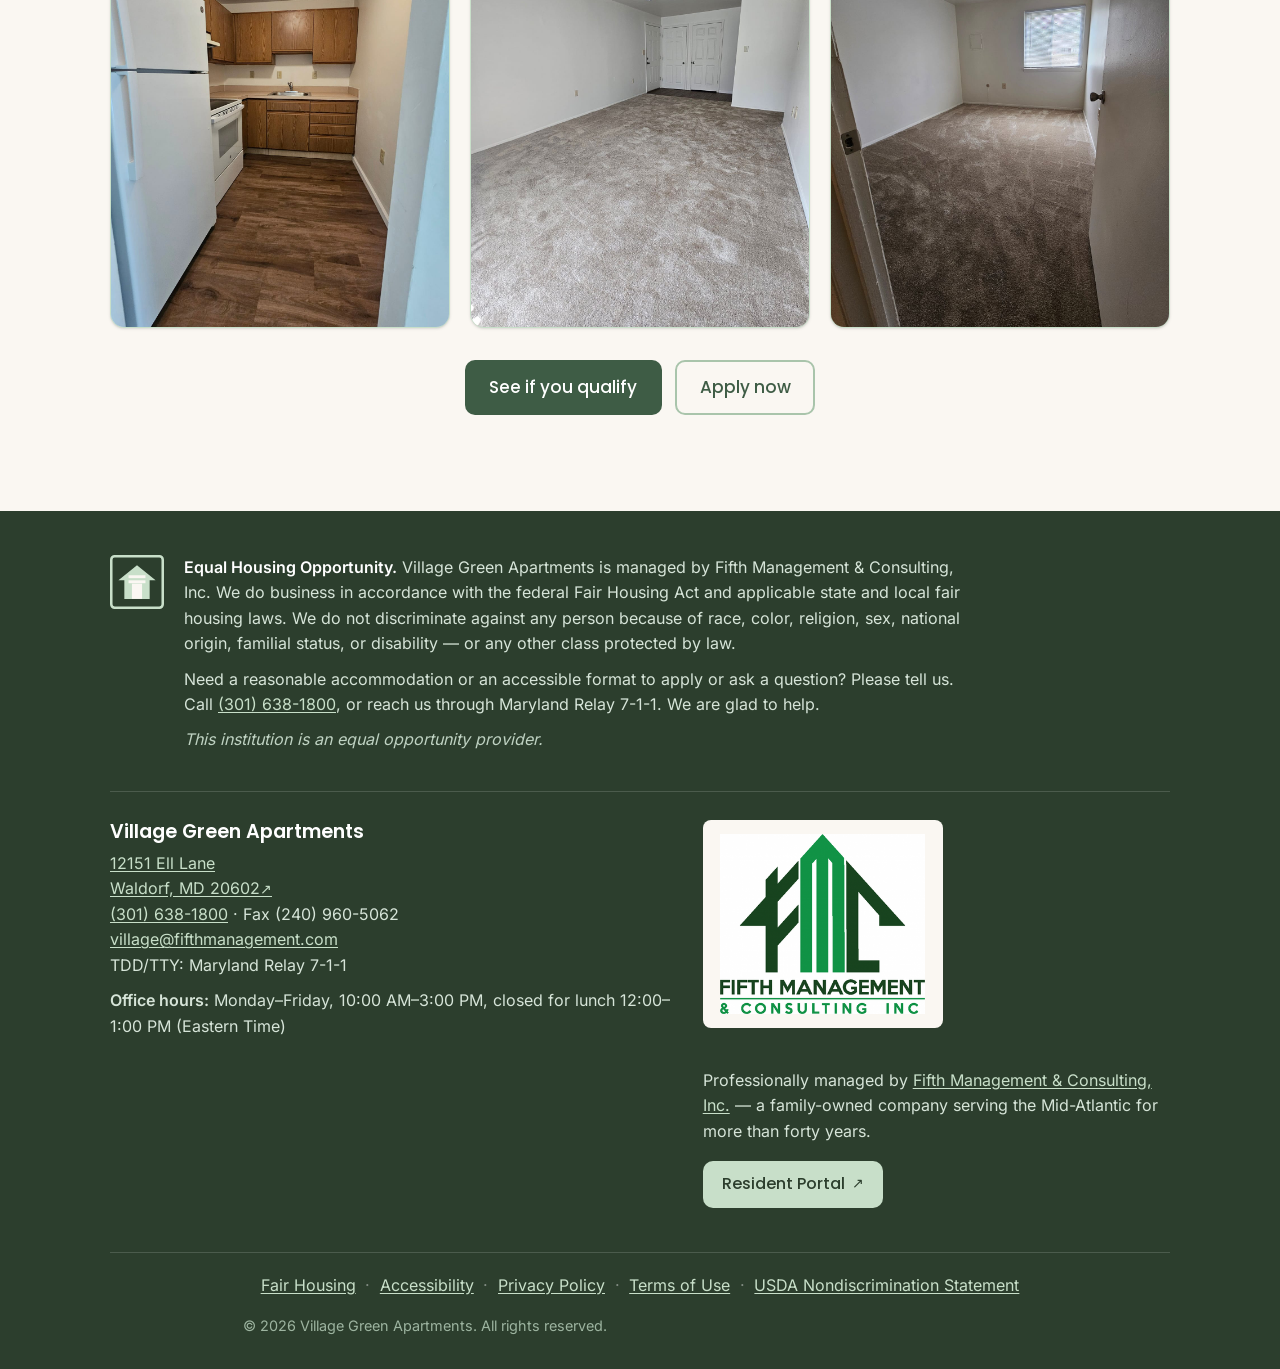
<file: floor-plans/index.html>
<!DOCTYPE html>
<html lang="en">
<head>
  <meta charset="utf-8" />
  <meta name="viewport" content="width=device-width, initial-scale=1" />
  <title>Homes &amp; Floor Plans | Village Green Apartments</title>
  <meta name="description" content="Explore floor plans at Village Green Apartments in Waldorf, MD. Call (301) 638-1800 for current rent and availability." />
  <meta name="robots" content="index, follow" />
  <link rel="canonical" href="https://village-greenapts.com/floor-plans/" />
  <link rel="icon" type="image/svg+xml" href="data:image/svg+xml,%3Csvg%20xmlns%3D%22http%3A%2F%2Fwww.w3.org%2F2000%2Fsvg%22%20viewBox%3D%220%200%2064%2064%22%3E%3Crect%20width%3D%2264%22%20height%3D%2264%22%20rx%3D%2210%22%20fill%3D%22%230D542B%22%2F%3E%3Cpath%20d%3D%22M22%2031%20V50%20M32%2022%20V50%20M42%2031%20V50%22%20fill%3D%22none%22%20stroke%3D%22%237FC98F%22%20stroke-width%3D%225%22%20stroke-linecap%3D%22round%22%2F%3E%3Cpath%20d%3D%22M10%2034%20L32%2013%20L54%2034%22%20fill%3D%22none%22%20stroke%3D%22%23FAF7F2%22%20stroke-width%3D%226%22%20stroke-linecap%3D%22round%22%20stroke-linejoin%3D%22round%22%2F%3E%3C%2Fsvg%3E" />
  <meta property="og:site_name" content="Village Green Apartments" />
  <meta property="og:title" content="Homes &amp; Floor Plans | Village Green Apartments" />
  <meta property="og:description" content="Explore floor plans at Village Green Apartments in Waldorf, MD. Call (301) 638-1800 for current rent and availability." />
  <meta property="og:type" content="website" />
  <meta property="og:url" content="https://village-greenapts.com/floor-plans/" />
  <meta property="og:image" content="https://village-greenapts.com/assets/img/hero.jpg" />
  <meta name="twitter:card" content="summary_large_image" />
  <link rel="preload" href="/assets/fonts/inter-latin-var.woff2" as="font" type="font/woff2" crossorigin />
  <link rel="preload" href="/assets/fonts/poppins-latin-700.woff2" as="font" type="font/woff2" crossorigin />
  <link rel="stylesheet" href="/assets/css/styles.css" />
</head>
<body>
  <a class="skip-link" href="#main">Skip to main content</a>
  <header class="site-header">
    <div class="container header-inner">
      <a class="wordmark" href="/">
        <svg class="wordmark-mark" width="34" height="34" viewBox="0 0 40 40" aria-hidden="true" focusable="false">
        <path d="M13 19 V33 M20 12 V33 M27 19 V33" fill="none" stroke="#37A356" stroke-width="3.2" stroke-linecap="round"/>
        <path d="M4 21 L20 6 L36 21" fill="none" stroke="#0D542B" stroke-width="3.6" stroke-linecap="round" stroke-linejoin="round"/>
      </svg>
        <span class="wordmark-text">
          <span class="wordmark-name">Village Green</span>
          <span class="wordmark-sub">Waldorf, MD</span>
        </span>
      </a>
      <nav class="site-nav" aria-label="Primary">
        <button class="nav-toggle" type="button" aria-expanded="false" aria-controls="nav-menu">
          <span class="nav-toggle-label">Menu</span>
          <span class="nav-toggle-bars" aria-hidden="true"><span></span><span></span><span></span></span>
        </button>
        <ul class="nav-menu" id="nav-menu">
          <li><a href="/">Home</a></li>
          <li class="nav-group">
            <button type="button" class="nav-group-btn" aria-expanded="false" aria-controls="nav-group-about" data-nav-group>About <svg class="chev" viewBox="0 0 16 16" width="14" height="14" aria-hidden="true" focusable="false"><path d="M3.5 6l4.5 4.5L12.5 6" fill="none" stroke="currentColor" stroke-width="2" stroke-linecap="round" stroke-linejoin="round"/></svg></button>
            <span class="nav-group-label">About</span>
            <ul class="nav-dropdown" id="nav-group-about">
              <li><a href="/amenities/">Amenities</a></li>
              <li><a href="/neighborhood/">Neighborhood</a></li>
              <li><a href="/eligibility/">Eligibility</a></li>
            </ul>
          </li>
          <li class="nav-group">
            <button type="button" class="nav-group-btn is-current" aria-expanded="false" aria-controls="nav-group-photos" data-nav-group>Photos &amp; Floor Plans <svg class="chev" viewBox="0 0 16 16" width="14" height="14" aria-hidden="true" focusable="false"><path d="M3.5 6l4.5 4.5L12.5 6" fill="none" stroke="currentColor" stroke-width="2" stroke-linecap="round" stroke-linejoin="round"/></svg></button>
            <span class="nav-group-label">Photos &amp; Floor Plans</span>
            <ul class="nav-dropdown" id="nav-group-photos">
              <li><a href="/photos/">Photos</a></li>
              <li><a href="/floor-plans/" aria-current="page">Floor Plans</a></li>
            </ul>
          </li>
          <li><a href="/contact/">Contact</a></li>
          <li class="nav-cta nav-cta-phone"><a class="btn btn-call" href="tel:+13016381800"><svg class="phone-ico" viewBox="0 0 24 24" width="18" height="18" fill="none" stroke="currentColor" stroke-width="2" stroke-linecap="round" stroke-linejoin="round" aria-hidden="true" focusable="false"><path d="M6.8 10.8a15.5 15.5 0 0 0 6.4 6.4l2.1-2.1a1 1 0 0 1 1-.25 11.4 11.4 0 0 0 3.6.57 1 1 0 0 1 1 1V20a1 1 0 0 1-1 1A17 17 0 0 1 3 4a1 1 0 0 1 1-1h3.6a1 1 0 0 1 1 1 11.4 11.4 0 0 0 .57 3.6 1 1 0 0 1-.25 1Z"/></svg>Call (301) 638-1800</a></li>
          <li class="nav-cta"><a class="btn btn-residents" href="https://fifthmanagement.securecafe.com/residentservices/apartmentsforrent/userlogin.aspx" target="_blank" rel="noopener noreferrer">Residents<span class="ext-mark" aria-hidden="true">&#8599;</span><span class="visually-hidden"> (opens the resident portal in a new tab)</span></a></li>
          <li class="nav-cta"><a class="btn btn-apply" href="/apply/">Apply</a></li>
        </ul>
      </nav>
      <div class="header-ctas">
        <a class="header-phone" href="tel:+13016381800" aria-label="Call the office at (301) 638-1800"><svg class="phone-ico" viewBox="0 0 24 24" width="18" height="18" fill="none" stroke="currentColor" stroke-width="2" stroke-linecap="round" stroke-linejoin="round" aria-hidden="true" focusable="false"><path d="M6.8 10.8a15.5 15.5 0 0 0 6.4 6.4l2.1-2.1a1 1 0 0 1 1-.25 11.4 11.4 0 0 0 3.6.57 1 1 0 0 1 1 1V20a1 1 0 0 1-1 1A17 17 0 0 1 3 4a1 1 0 0 1 1-1h3.6a1 1 0 0 1 1 1 11.4 11.4 0 0 0 .57 3.6 1 1 0 0 1-.25 1Z"/></svg><span class="header-phone-num">(301) 638-1800</span></a>
        <a class="btn btn-residents" href="https://fifthmanagement.securecafe.com/residentservices/apartmentsforrent/userlogin.aspx" target="_blank" rel="noopener noreferrer">Residents<span class="ext-mark" aria-hidden="true">&#8599;</span><span class="visually-hidden"> (opens the resident portal in a new tab)</span></a>
        <a class="btn btn-apply" href="/apply/">Apply</a>
      </div>
    </div>
  </header>
  <main id="main">
    <section class="page-header">
      <div class="container narrow">
        <h1>Homes &amp; floor plans at Village Green Apartments</h1>
        <p class="lead">Village Green Apartments offers 60 family apartments in a range of sizes. Below you can see the homes we offer, with bedrooms, bathrooms, and square footage where available.</p>
      </div>
    </section>
    <div class="section">
      <div class="container">
        <div class="plan-grid">
        <article class="plan-card">
          <div class="plan-figure"><img src="/assets/img/floorplan-1br.svg" alt="Village Green one-bedroom floor plan: living room, kitchen, bathroom, one bedroom, and closets" width="600" height="450" loading="lazy" /></div>
          <div class="plan-body">
            <h2>1 Bedroom</h2>
            <ul class="plan-specs"><li>1 bedroom</li><li>1 bath</li></ul>
            <p class="plan-rent">Rent depends on the housing program and your household. <strong>Call <a href="tel:+13016381800">(301) 638-1800</a> for current rent and availability</strong>, or see if you qualify first.</p>
          </div>
        </article>
        <article class="plan-card">
          <div class="plan-figure"><img src="/assets/img/floorplan-2br.svg" alt="Village Green two-bedroom floor plan: living room, kitchen, bathroom, two bedrooms, and closets" width="600" height="450" loading="lazy" /></div>
          <div class="plan-body">
            <h2>2 Bedroom</h2>
            <ul class="plan-specs"><li>2 bedrooms</li><li>1 bath</li><li>698 sq ft</li></ul>
            <p class="plan-rent">Rent depends on the housing program and your household. <strong>Call <a href="tel:+13016381800">(301) 638-1800</a> for current rent and availability</strong>, or see if you qualify first.</p>
          </div>
        </article>
        </div>
        <section class="plan-interiors">
          <header class="section-head">
        <p class="section-eyebrow"><span class="eyebrow-chip">Inside the homes</span></p>
        <h2 class="section-title">A look inside</h2>
      </header>
          <div class="home-photo-band">
            <figure class="home-photo">
              <img src="/assets/img/kitchen-1.jpg" alt="A kitchen at Village Green Apartments with oak cabinets, a white electric range and refrigerator, a stainless sink, and wood-look plank flooring" width="1200" height="1600" loading="lazy" />
            </figure>
            <figure class="home-photo">
              <img src="/assets/img/living-room-2.jpg" alt="A carpeted living room at Village Green Apartments looking toward the front door and a pair of white closet doors" width="1200" height="1600" loading="lazy" />
            </figure>
            <figure class="home-photo">
              <img src="/assets/img/primary-bedroom.jpg" alt="A carpeted bedroom at Village Green Apartments with a blind-covered window, seen from the doorway" width="1200" height="1600" loading="lazy" />
            </figure>
          </div>
        </section>
        <div class="cta-row cta-center">
          <a class="btn btn-primary" href="/eligibility/">See if you qualify</a>
          <a class="btn btn-secondary" href="/apply/">Apply now</a>
        </div>
      </div>
    </div>
  </main>
  <footer class="site-footer">
    <div class="container footer-inner">

      <div class="footer-compliance">
        <div class="footer-eho"><svg class="eho-logo" width="54" height="54" viewBox="0 0 64 64" role="img" aria-label="Equal Housing Opportunity" focusable="false">
  <title>Equal Housing Opportunity</title>
  <rect x="1.5" y="1.5" width="61" height="61" rx="4" fill="none" stroke="currentColor" stroke-width="3"/>
  <path d="M32 12 L54 30 H47 V52 H17 V30 H10 Z" fill="currentColor"/>
  <rect x="26" y="34" width="12" height="18" fill="#FAF7F2"/>
  <rect x="22" y="24" width="20" height="3.4" fill="#FAF7F2"/>
  <rect x="22" y="30" width="20" height="3.4" fill="#FAF7F2"/>
</svg></div>
        <div class="footer-compliance-text">
          <p><strong>Equal Housing Opportunity.</strong> Village Green Apartments is managed by Fifth Management &amp; Consulting, Inc. We do business in accordance with the federal Fair Housing Act and applicable state and local fair housing laws. We do not discriminate against any person because of race, color, religion, sex, national origin, familial status, or disability — or any other class protected by law.</p>
          <p>Need a reasonable accommodation or an accessible format to apply or ask a question? Please tell us. Call <a href="tel:+13016381800">(301) 638-1800</a>, or reach us through Maryland Relay 7-1-1. We are glad to help.</p>
          <p class="footer-usda">This institution is an equal opportunity provider.</p>
        </div>
      </div>

      <div class="footer-cols">
        <div class="footer-nap">
          <h2 class="footer-heading">Village Green Apartments</h2>
          <address>
            <a href="https://www.google.com/maps/search/?api=1&amp;query=Village%20Green%20Apartments%2C%2012151%20Ell%20Lane%2C%20Waldorf%2C%20MD%2020602" target="_blank" rel="noopener noreferrer">12151 Ell Lane<br />Waldorf, MD 20602<span class="ext-mark" aria-hidden="true">&#8599;</span><span class="visually-hidden"> (opens Google Maps in a new tab)</span></a><br />
            <a href="tel:+13016381800">(301) 638-1800</a> &middot; Fax (240) 960-5062<br />
            <a href="mailto:village@fifthmanagement.com">village@fifthmanagement.com</a><br />TDD/TTY: Maryland Relay 7-1-1
          </address>
          
          <p class="footer-hours"><strong>Office hours:</strong> Monday–Friday, 10:00 AM–3:00 PM, closed for lunch 12:00–1:00 PM (Eastern Time)</p>
        </div>

        <div class="footer-managed">
          <a class="fmc-badge" href="https://fifthmanagement.com/" target="_blank" rel="noopener noreferrer" aria-label="Fifth Management &amp; Consulting, Inc. website (opens in a new tab)">
            <img src="/assets/img/fmc-logo.png" alt="Fifth Management &amp; Consulting Inc logo" width="360" height="316" loading="lazy" />
          </a>
          <p>Professionally managed by <a href="https://fifthmanagement.com/" target="_blank" rel="noopener noreferrer">Fifth Management &amp; Consulting, Inc.</a> — a family-owned company serving the Mid-Atlantic for more than forty years.</p>
          <p><a class="btn btn-pay-sm" href="https://fifthmanagement.securecafe.com/residentservices/apartmentsforrent/userlogin.aspx" target="_blank" rel="noopener noreferrer">Resident Portal<span class="ext-mark" aria-hidden="true">&#8599;</span><span class="visually-hidden"> (opens in a new tab)</span></a></p>
        </div>
      </div>

      <nav class="footer-legal" aria-label="Legal">
        <a href="/fair-housing/">Fair Housing</a>
            <span class="sep" aria-hidden="true">·</span>
            <a href="/accessibility/">Accessibility</a>
            <span class="sep" aria-hidden="true">·</span>
            <a href="/privacy/">Privacy Policy</a>
            <span class="sep" aria-hidden="true">·</span>
            <a href="/terms/">Terms of Use</a>
            <span class="sep" aria-hidden="true">·</span>
            <a href="/usda-nondiscrimination/">USDA Nondiscrimination Statement</a>
      </nav>

      <p class="footer-copyright">&copy; 2026 Village Green Apartments. All rights reserved.</p>
    </div>
  </footer>
  <script src="/assets/js/nav.js" defer></script>
</body>
</html>
</file>
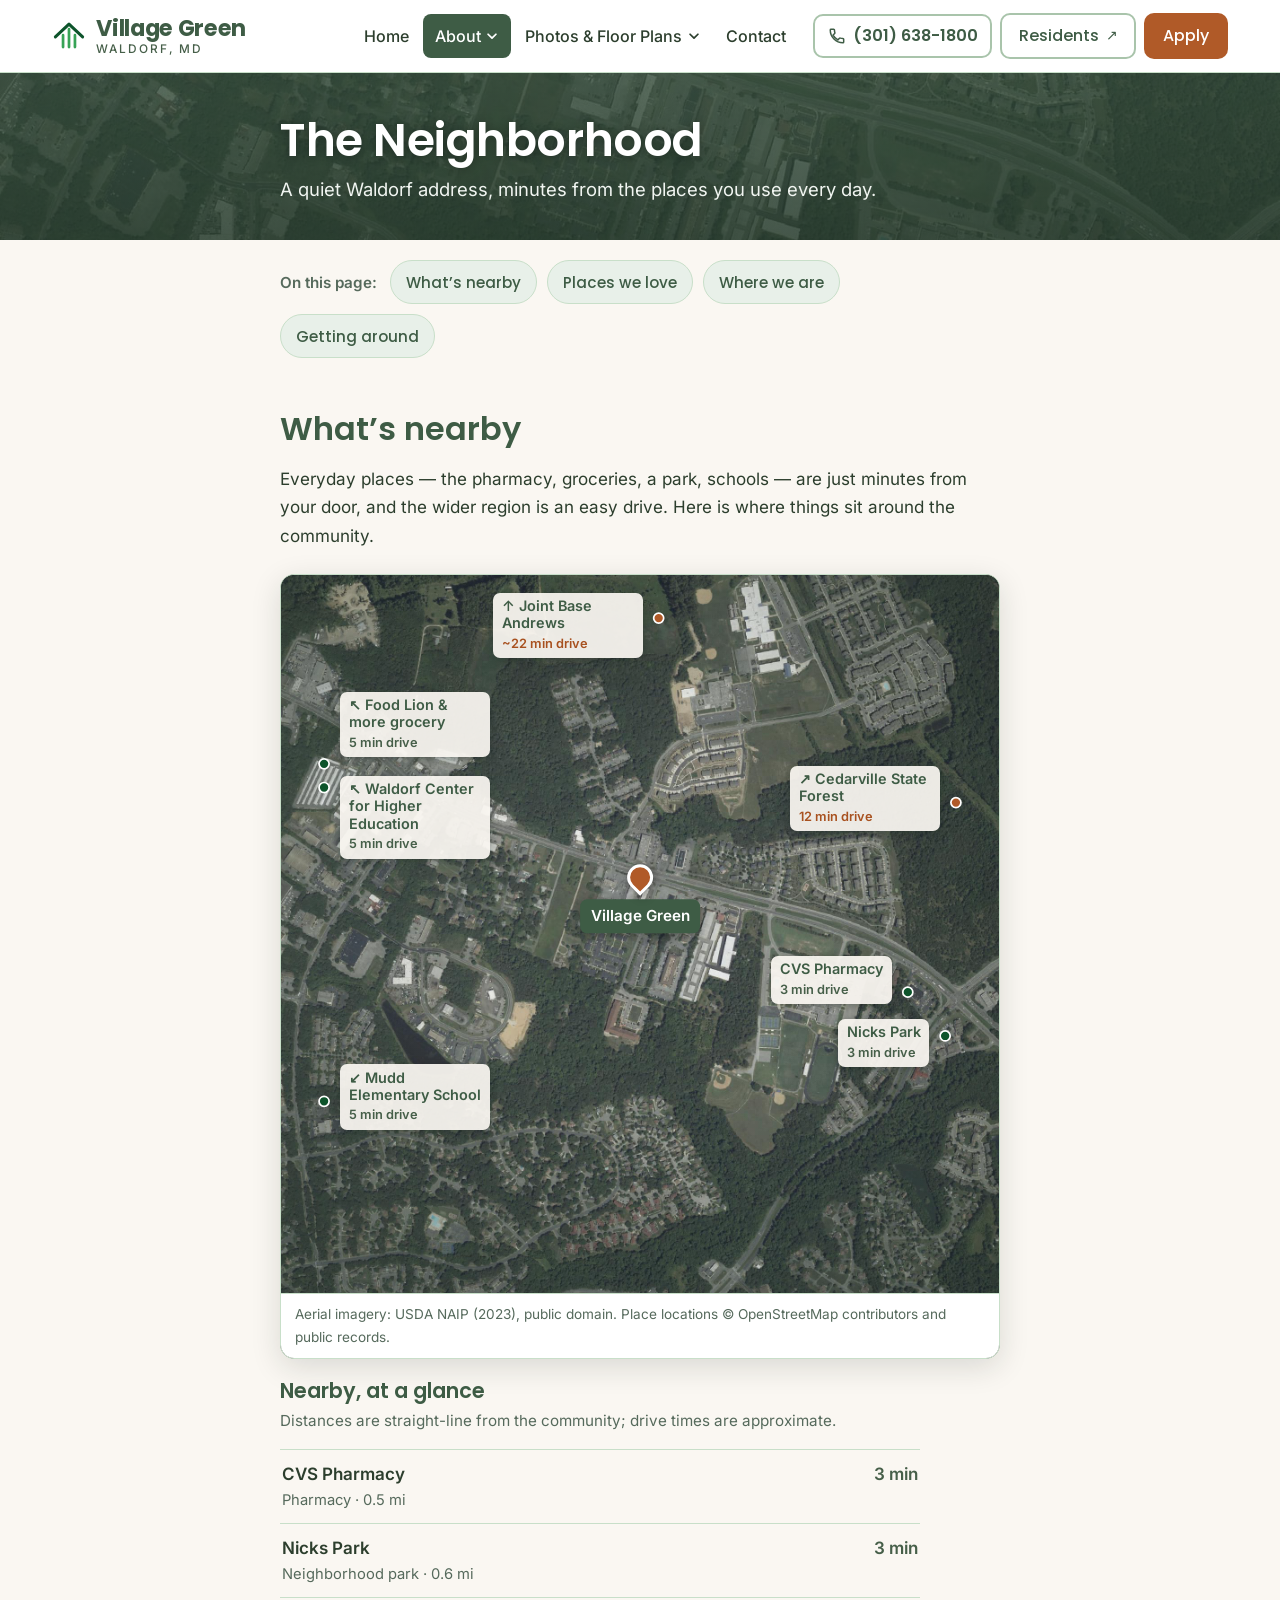
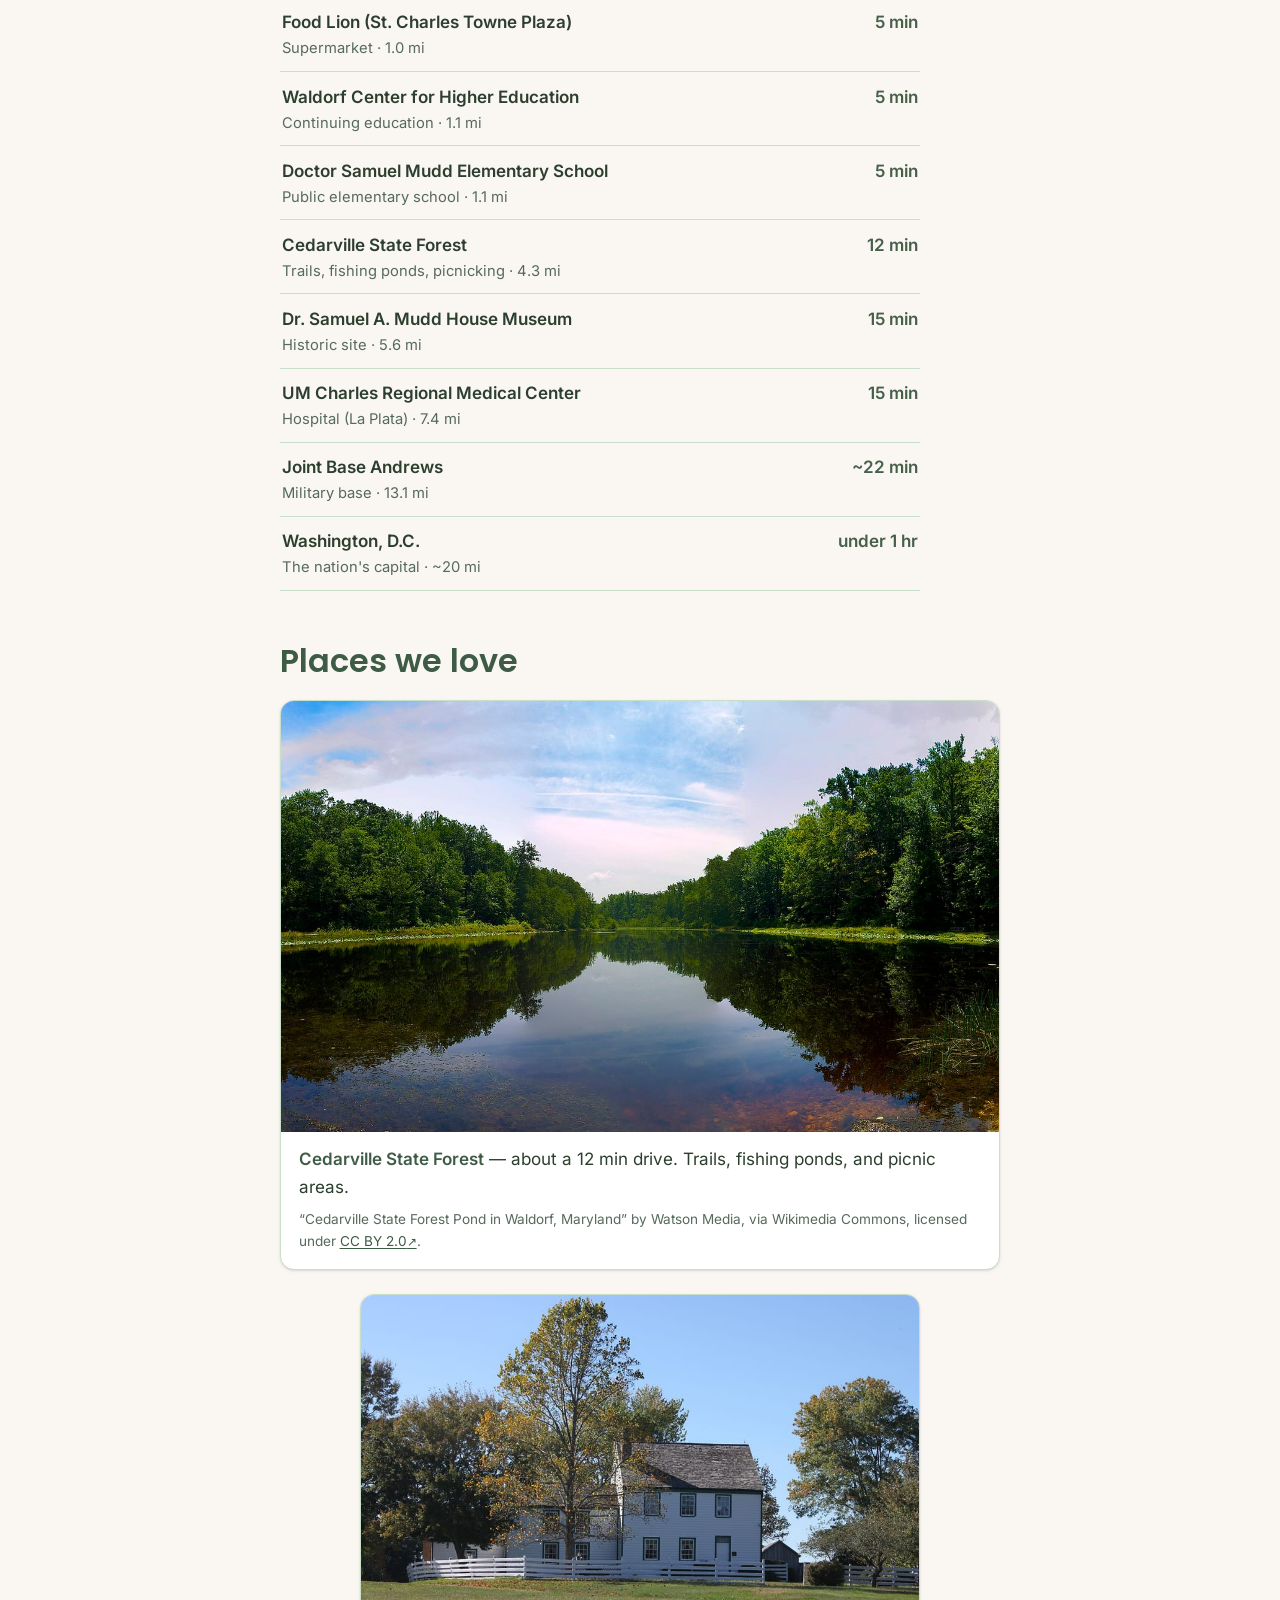
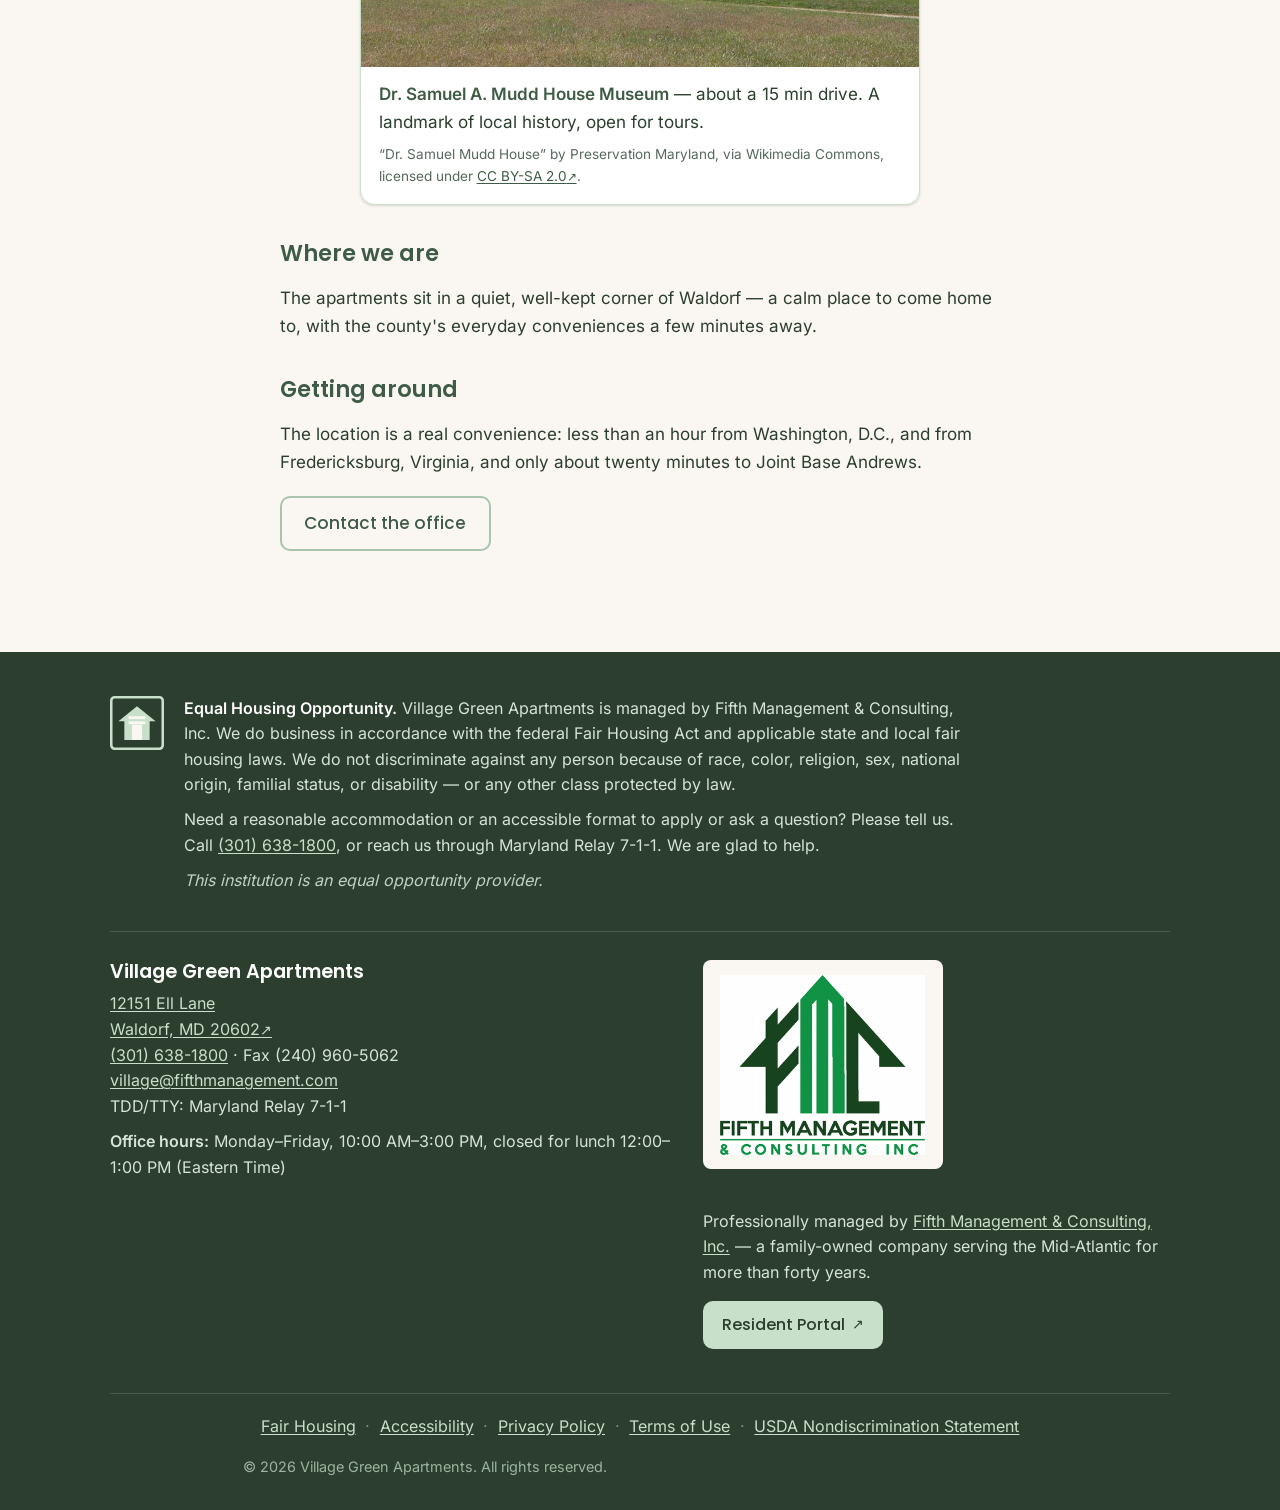
<file: neighborhood/index.html>
<!DOCTYPE html>
<html lang="en">
<head>
  <meta charset="utf-8" />
  <meta name="viewport" content="width=device-width, initial-scale=1" />
  <title>Neighborhood | Village Green Apartments in Waldorf, MD</title>
  <meta name="description" content="Discover the neighborhood around Village Green Apartments in Waldorf, Charles County — close to shopping, dining, and everyday places." />
  <meta name="robots" content="index, follow" />
  <link rel="canonical" href="https://village-greenapts.com/neighborhood/" />
  <link rel="icon" type="image/svg+xml" href="data:image/svg+xml,%3Csvg%20xmlns%3D%22http%3A%2F%2Fwww.w3.org%2F2000%2Fsvg%22%20viewBox%3D%220%200%2064%2064%22%3E%3Crect%20width%3D%2264%22%20height%3D%2264%22%20rx%3D%2210%22%20fill%3D%22%230D542B%22%2F%3E%3Cpath%20d%3D%22M22%2031%20V50%20M32%2022%20V50%20M42%2031%20V50%22%20fill%3D%22none%22%20stroke%3D%22%237FC98F%22%20stroke-width%3D%225%22%20stroke-linecap%3D%22round%22%2F%3E%3Cpath%20d%3D%22M10%2034%20L32%2013%20L54%2034%22%20fill%3D%22none%22%20stroke%3D%22%23FAF7F2%22%20stroke-width%3D%226%22%20stroke-linecap%3D%22round%22%20stroke-linejoin%3D%22round%22%2F%3E%3C%2Fsvg%3E" />
  <meta property="og:site_name" content="Village Green Apartments" />
  <meta property="og:title" content="Neighborhood | Village Green Apartments in Waldorf, MD" />
  <meta property="og:description" content="Discover the neighborhood around Village Green Apartments in Waldorf, Charles County — close to shopping, dining, and everyday places." />
  <meta property="og:type" content="website" />
  <meta property="og:url" content="https://village-greenapts.com/neighborhood/" />
  <meta property="og:image" content="https://village-greenapts.com/assets/img/hero.jpg" />
  <meta name="twitter:card" content="summary_large_image" />
  <link rel="preload" href="/assets/fonts/inter-latin-var.woff2" as="font" type="font/woff2" crossorigin />
  <link rel="preload" href="/assets/fonts/poppins-latin-700.woff2" as="font" type="font/woff2" crossorigin />
  <link rel="stylesheet" href="/assets/css/styles.css" />
  <link rel="stylesheet" href="/assets/css/print.css" media="print" />
</head>
<body>
  <a class="skip-link" href="#main">Skip to main content</a>
  <header class="site-header">
    <div class="container header-inner">
      <a class="wordmark" href="/">
        <svg class="wordmark-mark" width="34" height="34" viewBox="0 0 40 40" aria-hidden="true" focusable="false">
        <path d="M13 19 V33 M20 12 V33 M27 19 V33" fill="none" stroke="#37A356" stroke-width="3.2" stroke-linecap="round"/>
        <path d="M4 21 L20 6 L36 21" fill="none" stroke="#0D542B" stroke-width="3.6" stroke-linecap="round" stroke-linejoin="round"/>
      </svg>
        <span class="wordmark-text">
          <span class="wordmark-name">Village Green</span>
          <span class="wordmark-sub">Waldorf, MD</span>
        </span>
      </a>
      <nav class="site-nav" aria-label="Primary">
        <button class="nav-toggle" type="button" aria-expanded="false" aria-controls="nav-menu">
          <span class="nav-toggle-label">Menu</span>
          <span class="nav-toggle-bars" aria-hidden="true"><span></span><span></span><span></span></span>
        </button>
        <ul class="nav-menu" id="nav-menu">
          <li><a href="/">Home</a></li>
          <li class="nav-group">
            <button type="button" class="nav-group-btn is-current" aria-expanded="false" aria-controls="nav-group-about" data-nav-group>About <svg class="chev" viewBox="0 0 16 16" width="14" height="14" aria-hidden="true" focusable="false"><path d="M3.5 6l4.5 4.5L12.5 6" fill="none" stroke="currentColor" stroke-width="2" stroke-linecap="round" stroke-linejoin="round"/></svg></button>
            <span class="nav-group-label">About</span>
            <ul class="nav-dropdown" id="nav-group-about">
              <li><a href="/amenities/">Amenities</a></li>
              <li><a href="/neighborhood/" aria-current="page">Neighborhood</a></li>
              <li><a href="/eligibility/">Eligibility</a></li>
            </ul>
          </li>
          <li class="nav-group">
            <button type="button" class="nav-group-btn" aria-expanded="false" aria-controls="nav-group-photos" data-nav-group>Photos &amp; Floor Plans <svg class="chev" viewBox="0 0 16 16" width="14" height="14" aria-hidden="true" focusable="false"><path d="M3.5 6l4.5 4.5L12.5 6" fill="none" stroke="currentColor" stroke-width="2" stroke-linecap="round" stroke-linejoin="round"/></svg></button>
            <span class="nav-group-label">Photos &amp; Floor Plans</span>
            <ul class="nav-dropdown" id="nav-group-photos">
              <li><a href="/photos/">Photos</a></li>
              <li><a href="/floor-plans/">Floor Plans</a></li>
            </ul>
          </li>
          <li><a href="/contact/">Contact</a></li>
          <li class="nav-cta nav-cta-phone"><a class="btn btn-call" href="tel:+13016381800"><svg class="phone-ico" viewBox="0 0 24 24" width="18" height="18" fill="none" stroke="currentColor" stroke-width="2" stroke-linecap="round" stroke-linejoin="round" aria-hidden="true" focusable="false"><path d="M6.8 10.8a15.5 15.5 0 0 0 6.4 6.4l2.1-2.1a1 1 0 0 1 1-.25 11.4 11.4 0 0 0 3.6.57 1 1 0 0 1 1 1V20a1 1 0 0 1-1 1A17 17 0 0 1 3 4a1 1 0 0 1 1-1h3.6a1 1 0 0 1 1 1 11.4 11.4 0 0 0 .57 3.6 1 1 0 0 1-.25 1Z"/></svg>Call (301) 638-1800</a></li>
          <li class="nav-cta"><a class="btn btn-residents" href="https://fifthmanagement.securecafe.com/residentservices/apartmentsforrent/userlogin.aspx" target="_blank" rel="noopener noreferrer">Residents<span class="ext-mark" aria-hidden="true">&#8599;</span><span class="visually-hidden"> (opens the resident portal in a new tab)</span></a></li>
          <li class="nav-cta"><a class="btn btn-apply" href="/apply/">Apply</a></li>
        </ul>
      </nav>
      <div class="header-ctas">
        <a class="header-phone" href="tel:+13016381800" aria-label="Call the office at (301) 638-1800"><svg class="phone-ico" viewBox="0 0 24 24" width="18" height="18" fill="none" stroke="currentColor" stroke-width="2" stroke-linecap="round" stroke-linejoin="round" aria-hidden="true" focusable="false"><path d="M6.8 10.8a15.5 15.5 0 0 0 6.4 6.4l2.1-2.1a1 1 0 0 1 1-.25 11.4 11.4 0 0 0 3.6.57 1 1 0 0 1 1 1V20a1 1 0 0 1-1 1A17 17 0 0 1 3 4a1 1 0 0 1 1-1h3.6a1 1 0 0 1 1 1 11.4 11.4 0 0 0 .57 3.6 1 1 0 0 1-.25 1Z"/></svg><span class="header-phone-num">(301) 638-1800</span></a>
        <a class="btn btn-residents" href="https://fifthmanagement.securecafe.com/residentservices/apartmentsforrent/userlogin.aspx" target="_blank" rel="noopener noreferrer">Residents<span class="ext-mark" aria-hidden="true">&#8599;</span><span class="visually-hidden"> (opens the resident portal in a new tab)</span></a>
        <a class="btn btn-apply" href="/apply/">Apply</a>
      </div>
    </div>
  </header>
  <main id="main">
    <section class="page-banner">
      <img class="page-banner-img" src="/assets/img/aerial-near.jpg" alt="" width="1600" height="1600" fetchpriority="high" />
      <div class="page-banner-scrim" aria-hidden="true"></div>
      <div class="page-banner-content">
        <div class="container narrow">
          <h1>The Neighborhood</h1>
          <p class="page-banner-sub">A quiet Waldorf address, minutes from the places you use every day.</p>
        </div>
      </div>
    </section>
    <nav class="jump-nav container narrow" aria-label="On this page">
      <span class="jump-label">On this page:</span>
      <a class="jump-chip" href="#nearby">What’s nearby</a>
      <a class="jump-chip" href="#places">Places we love</a>
      <a class="jump-chip" href="#where-we-are">Where we are</a>
      <a class="jump-chip" href="#getting-around">Getting around</a>
    </nav>
    <div class="section nb-page">
      <div class="container narrow">
        <section class="nearby" id="nearby">
          <h2>What&rsquo;s nearby</h2>
          <p>Everyday places — the pharmacy, groceries, a park, schools — are just minutes from your door, and the wider region is an easy drive. Here is where things sit around the community.</p>
          <figure class="nearby-map">
            <div class="nearby-stage">
              <img src="/assets/img/aerial-near.jpg" alt="Aerial photo of the Waldorf neighborhood around Village Green Apartments, with nearby places labeled" width="1600" height="1600" loading="lazy" />
              <div class="nearby-scrim" aria-hidden="true"></div>
              <div class="nearby-overlay" aria-hidden="true">
              <svg class="nearby-lines" viewBox="0 0 1000 1000" preserveAspectRatio="none" focusable="false">
                <g stroke="#FAF7F2" stroke-width="1.6" opacity="0.85">
              
                </g>
              <circle cx="873" cy="581" r="7" fill="#0D542B" stroke="#FFFFFF" stroke-width="2.4"/>
              <circle cx="925" cy="642" r="7" fill="#0D542B" stroke="#FFFFFF" stroke-width="2.4"/>
              <circle cx="60" cy="263" r="7" fill="#0D542B" stroke="#FFFFFF" stroke-width="2.4"/>
              <circle cx="60" cy="296" r="7" fill="#0D542B" stroke="#FFFFFF" stroke-width="2.4"/>
              <circle cx="60" cy="733" r="7" fill="#0D542B" stroke="#FFFFFF" stroke-width="2.4"/>
              <circle cx="940" cy="317" r="7" fill="#B05A28" stroke="#FFFFFF" stroke-width="2.4"/>
              <circle cx="526" cy="60" r="7" fill="#B05A28" stroke="#FFFFFF" stroke-width="2.4"/>
              </svg>
            <div class="nearby-label" style="top:53.1%;right:14.9%;">
              <span class="label-name">CVS Pharmacy</span>
              <span class="label-time">3 min drive</span>
            </div>
            <div class="nearby-label" style="top:61.9%;right:9.7%;">
              <span class="label-name">Nicks Park</span>
              <span class="label-time">3 min drive</span>
            </div>
            <div class="nearby-label" style="top:16.3%;left:8.2%;">
              <span class="label-name"><span class="label-arrow" aria-hidden="true">↖&nbsp;</span>Food Lion &amp; more grocery</span>
              <span class="label-time">5 min drive</span>
            </div>
            <div class="nearby-label" style="top:28.0%;left:8.2%;">
              <span class="label-name"><span class="label-arrow" aria-hidden="true">↖&nbsp;</span>Waldorf Center for Higher Education</span>
              <span class="label-time">5 min drive</span>
            </div>
            <div class="nearby-label" style="top:68.2%;left:8.2%;">
              <span class="label-name"><span class="label-arrow" aria-hidden="true">↙&nbsp;</span>Mudd Elementary School</span>
              <span class="label-time">5 min drive</span>
            </div>
            <div class="nearby-label regional" style="top:26.6%;right:8.2%;">
              <span class="label-name"><span class="label-arrow" aria-hidden="true">↗&nbsp;</span>Cedarville State Forest</span>
              <span class="label-time">12 min drive</span>
            </div>
            <div class="nearby-label regional" style="top:2.5%;right:49.6%;">
              <span class="label-name"><span class="label-arrow" aria-hidden="true">↑&nbsp;</span>Joint Base Andrews</span>
              <span class="label-time">~22 min drive</span>
            </div>
              <div class="nearby-pin">
                <div class="pin-dot"></div>
                <span class="pin-label">Village Green</span>
              </div>
              </div>
            </div>
            <figcaption class="nearby-credit">Aerial imagery: USDA NAIP (2023), public domain. Place locations &copy; OpenStreetMap contributors and public records.</figcaption>
          </figure>
          <div class="nearby-glance">
            <h3>Nearby, at a glance</h3>
            <p class="nearby-hint">Distances are straight-line from the community; drive times are approximate.</p>
            <ul class="nearby-list">
          <li>
            <span class="place-name">CVS Pharmacy<span class="place-sub">Pharmacy &middot; 0.5 mi</span></span>
            <span class="place-drive">3 min</span>
          </li>
          <li>
            <span class="place-name">Nicks Park<span class="place-sub">Neighborhood park &middot; 0.6 mi</span></span>
            <span class="place-drive">3 min</span>
          </li>
          <li>
            <span class="place-name">Food Lion (St. Charles Towne Plaza)<span class="place-sub">Supermarket &middot; 1.0 mi</span></span>
            <span class="place-drive">5 min</span>
          </li>
          <li>
            <span class="place-name">Waldorf Center for Higher Education<span class="place-sub">Continuing education &middot; 1.1 mi</span></span>
            <span class="place-drive">5 min</span>
          </li>
          <li>
            <span class="place-name">Doctor Samuel Mudd Elementary School<span class="place-sub">Public elementary school &middot; 1.1 mi</span></span>
            <span class="place-drive">5 min</span>
          </li>
          <li>
            <span class="place-name">Cedarville State Forest<span class="place-sub">Trails, fishing ponds, picnicking &middot; 4.3 mi</span></span>
            <span class="place-drive">12 min</span>
          </li>
          <li>
            <span class="place-name">Dr. Samuel A. Mudd House Museum<span class="place-sub">Historic site &middot; 5.6 mi</span></span>
            <span class="place-drive">15 min</span>
          </li>
          <li>
            <span class="place-name">UM Charles Regional Medical Center<span class="place-sub">Hospital (La Plata) &middot; 7.4 mi</span></span>
            <span class="place-drive">15 min</span>
          </li>
          <li>
            <span class="place-name">Joint Base Andrews<span class="place-sub">Military base &middot; 13.1 mi</span></span>
            <span class="place-drive">~22 min</span>
          </li>
          <li>
            <span class="place-name">Washington, D.C.<span class="place-sub">The nation&#39;s capital &middot; ~20 mi</span></span>
            <span class="place-drive">under 1 hr</span>
          </li>
            </ul>
          </div>
        </section>
        <section class="nearby-places" id="places">
          <h2>Places we love</h2>
          <div class="place-cards">
          <figure class="place-card place-card-hero">
            <img src="/assets/img/cedarville-pond.jpg" alt="A still fishing pond at Cedarville State Forest, with trees reflected in the water under a blue sky" width="1200" height="719" loading="lazy" />
            <figcaption>
              <strong>Cedarville State Forest</strong> &mdash; about a 12 min drive. Trails, fishing ponds, and picnic areas.
              <span class="place-credit">“Cedarville State Forest Pond in Waldorf, Maryland” by Watson Media, via Wikimedia Commons, licensed under <a href="https://creativecommons.org/licenses/by/2.0" target="_blank" rel="noopener noreferrer">CC BY 2.0<span class="ext-mark" aria-hidden="true">&#8599;</span></a>.</span>
            </figcaption>
          </figure>
          <figure class="place-card">
            <img src="/assets/img/mudd-house.jpg" alt="The white clapboard farmhouse of the Dr. Samuel A. Mudd House Museum behind a white fence, framed by autumn trees" width="900" height="600" loading="lazy" />
            <figcaption>
              <strong>Dr. Samuel A. Mudd House Museum</strong> &mdash; about a 15 min drive. A landmark of local history, open for tours.
              <span class="place-credit">“Dr. Samuel Mudd House” by Preservation Maryland, via Wikimedia Commons, licensed under <a href="https://creativecommons.org/licenses/by-sa/2.0" target="_blank" rel="noopener noreferrer">CC BY-SA 2.0<span class="ext-mark" aria-hidden="true">&#8599;</span></a>.</span>
            </figcaption>
          </figure>
          </div>
        </section>
        <section class="nb-block" id="where-we-are">
          <h2>Where we are</h2>
          <p>The apartments sit in a quiet, well-kept corner of Waldorf — a calm place to come home to, with the county&#39;s everyday conveniences a few minutes away.</p>
        </section>
        <section class="nb-block" id="getting-around">
          <h2>Getting around</h2>
          <p>The location is a real convenience: less than an hour from Washington, D.C., and from Fredericksburg, Virginia, and only about twenty minutes to Joint Base Andrews.</p>
        </section>
        <p class="cta-inline"><a class="btn btn-secondary" href="/contact/">Contact the office</a></p>
      </div>
    </div>
  </main>
  <footer class="site-footer">
    <div class="container footer-inner">

      <div class="footer-compliance">
        <div class="footer-eho"><svg class="eho-logo" width="54" height="54" viewBox="0 0 64 64" role="img" aria-label="Equal Housing Opportunity" focusable="false">
  <title>Equal Housing Opportunity</title>
  <rect x="1.5" y="1.5" width="61" height="61" rx="4" fill="none" stroke="currentColor" stroke-width="3"/>
  <path d="M32 12 L54 30 H47 V52 H17 V30 H10 Z" fill="currentColor"/>
  <rect x="26" y="34" width="12" height="18" fill="#FAF7F2"/>
  <rect x="22" y="24" width="20" height="3.4" fill="#FAF7F2"/>
  <rect x="22" y="30" width="20" height="3.4" fill="#FAF7F2"/>
</svg></div>
        <div class="footer-compliance-text">
          <p><strong>Equal Housing Opportunity.</strong> Village Green Apartments is managed by Fifth Management &amp; Consulting, Inc. We do business in accordance with the federal Fair Housing Act and applicable state and local fair housing laws. We do not discriminate against any person because of race, color, religion, sex, national origin, familial status, or disability — or any other class protected by law.</p>
          <p>Need a reasonable accommodation or an accessible format to apply or ask a question? Please tell us. Call <a href="tel:+13016381800">(301) 638-1800</a>, or reach us through Maryland Relay 7-1-1. We are glad to help.</p>
          <p class="footer-usda">This institution is an equal opportunity provider.</p>
        </div>
      </div>

      <div class="footer-cols">
        <div class="footer-nap">
          <h2 class="footer-heading">Village Green Apartments</h2>
          <address>
            <a href="https://www.google.com/maps/search/?api=1&amp;query=Village%20Green%20Apartments%2C%2012151%20Ell%20Lane%2C%20Waldorf%2C%20MD%2020602" target="_blank" rel="noopener noreferrer">12151 Ell Lane<br />Waldorf, MD 20602<span class="ext-mark" aria-hidden="true">&#8599;</span><span class="visually-hidden"> (opens Google Maps in a new tab)</span></a><br />
            <a href="tel:+13016381800">(301) 638-1800</a> &middot; Fax (240) 960-5062<br />
            <a href="mailto:village@fifthmanagement.com">village@fifthmanagement.com</a><br />TDD/TTY: Maryland Relay 7-1-1
          </address>
          
          <p class="footer-hours"><strong>Office hours:</strong> Monday–Friday, 10:00 AM–3:00 PM, closed for lunch 12:00–1:00 PM (Eastern Time)</p>
        </div>

        <div class="footer-managed">
          <a class="fmc-badge" href="https://fifthmanagement.com/" target="_blank" rel="noopener noreferrer" aria-label="Fifth Management &amp; Consulting, Inc. website (opens in a new tab)">
            <img src="/assets/img/fmc-logo.png" alt="Fifth Management &amp; Consulting Inc logo" width="360" height="316" loading="lazy" />
          </a>
          <p>Professionally managed by <a href="https://fifthmanagement.com/" target="_blank" rel="noopener noreferrer">Fifth Management &amp; Consulting, Inc.</a> — a family-owned company serving the Mid-Atlantic for more than forty years.</p>
          <p><a class="btn btn-pay-sm" href="https://fifthmanagement.securecafe.com/residentservices/apartmentsforrent/userlogin.aspx" target="_blank" rel="noopener noreferrer">Resident Portal<span class="ext-mark" aria-hidden="true">&#8599;</span><span class="visually-hidden"> (opens in a new tab)</span></a></p>
        </div>
      </div>

      <nav class="footer-legal" aria-label="Legal">
        <a href="/fair-housing/">Fair Housing</a>
            <span class="sep" aria-hidden="true">·</span>
            <a href="/accessibility/">Accessibility</a>
            <span class="sep" aria-hidden="true">·</span>
            <a href="/privacy/">Privacy Policy</a>
            <span class="sep" aria-hidden="true">·</span>
            <a href="/terms/">Terms of Use</a>
            <span class="sep" aria-hidden="true">·</span>
            <a href="/usda-nondiscrimination/">USDA Nondiscrimination Statement</a>
      </nav>

      <p class="footer-copyright">&copy; 2026 Village Green Apartments. All rights reserved.</p>
    </div>
  </footer>
  <script src="/assets/js/nav.js" defer></script>
</body>
</html>
</file>
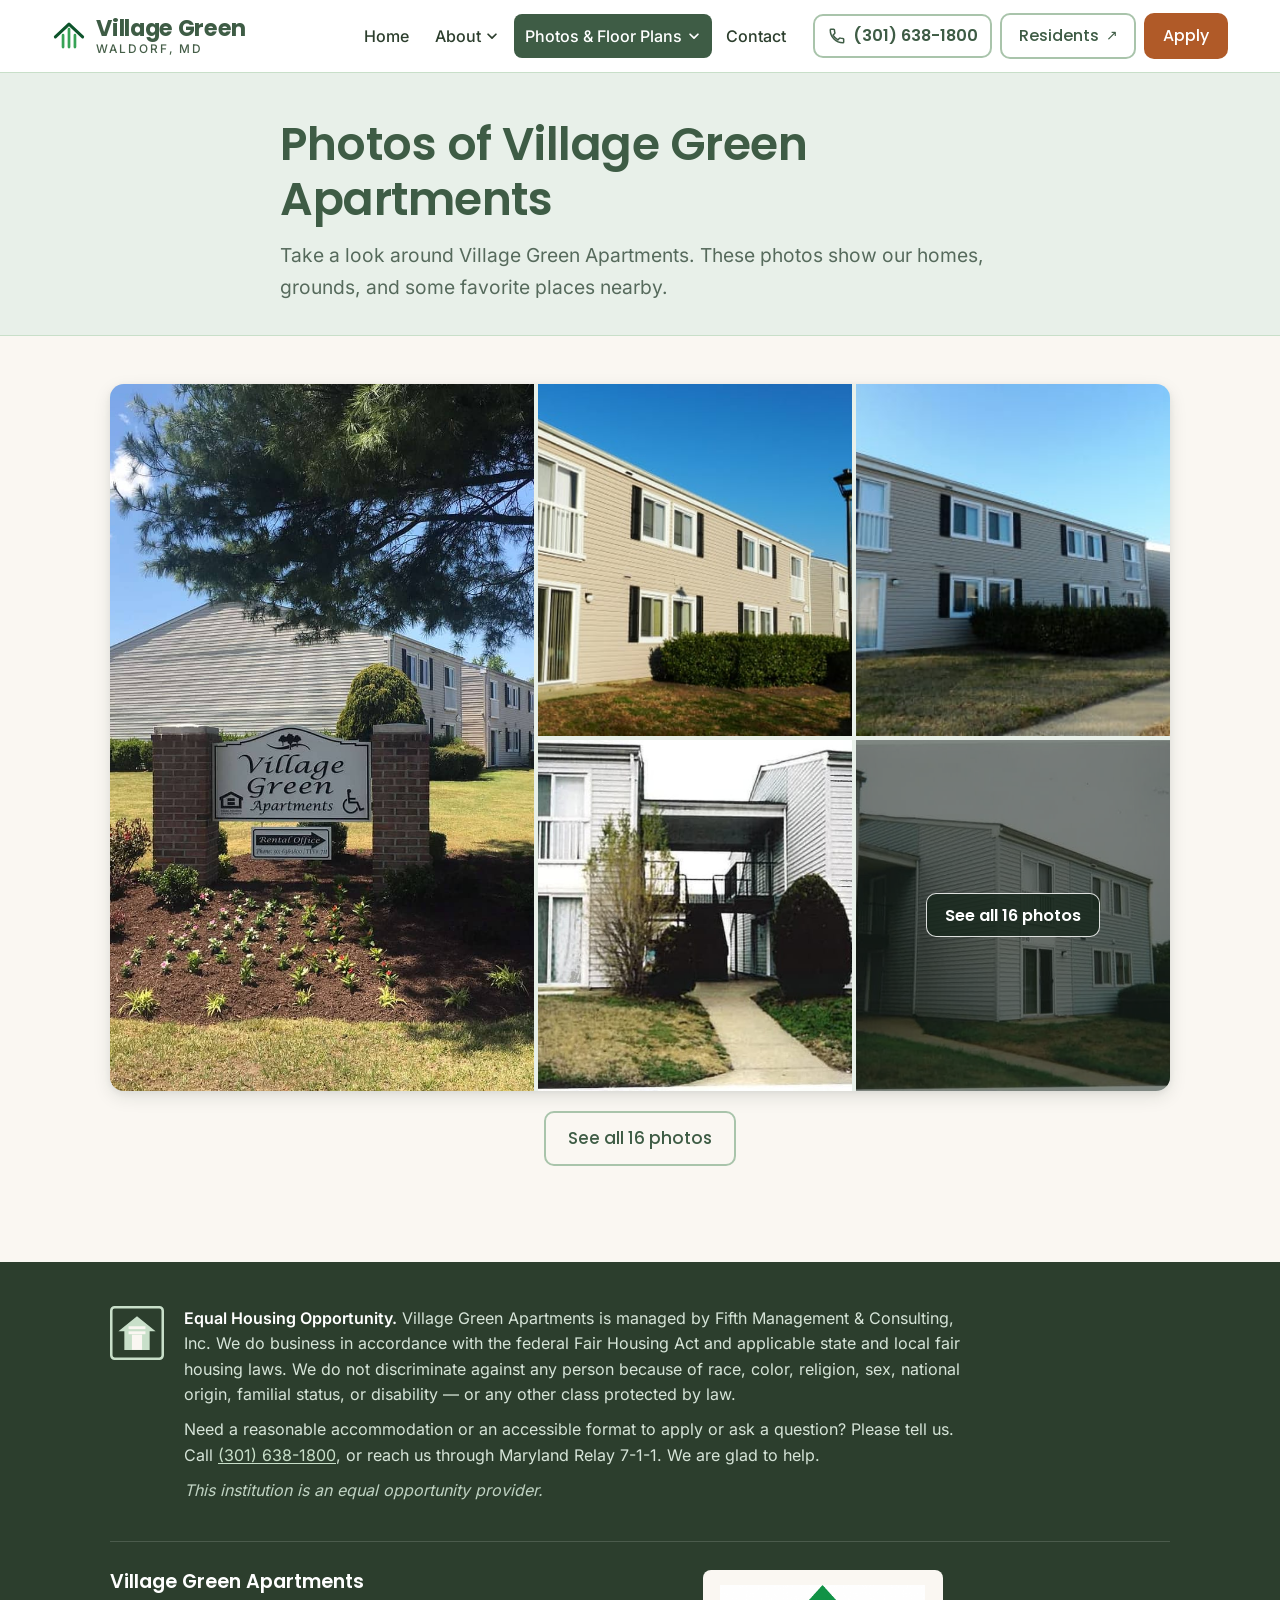
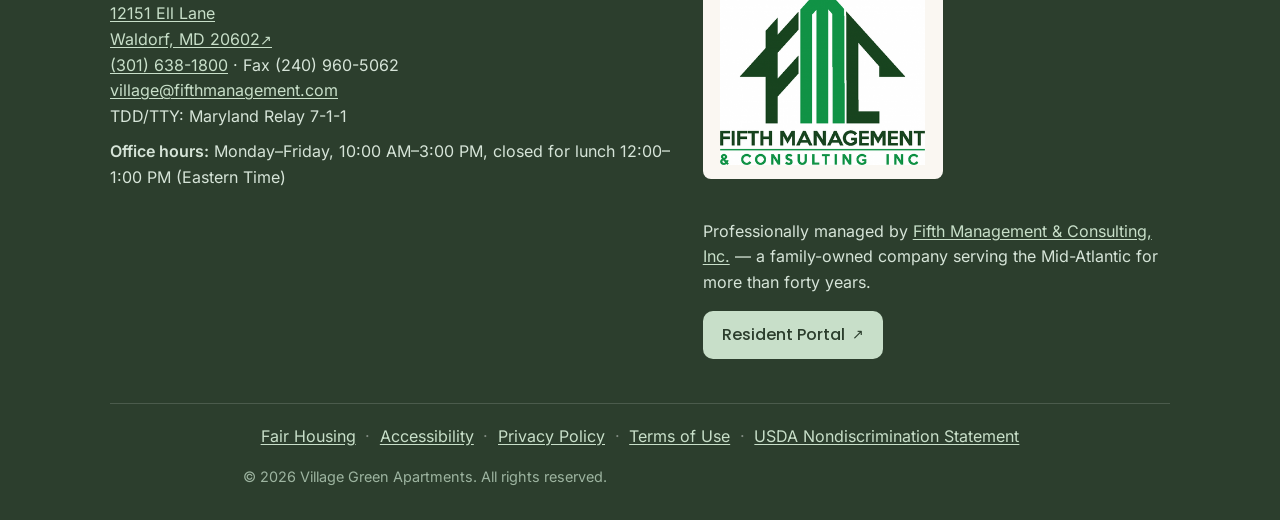
<file: photos/index.html>
<!DOCTYPE html>
<html lang="en">
<head>
  <meta charset="utf-8" />
  <meta name="viewport" content="width=device-width, initial-scale=1" />
  <title>Photos | Village Green Apartments</title>
  <meta name="description" content="Take a look around Village Green Apartments, affordable family apartments in Waldorf, MD." />
  <meta name="robots" content="index, follow" />
  <link rel="canonical" href="https://village-greenapts.com/photos/" />
  <link rel="icon" type="image/svg+xml" href="data:image/svg+xml,%3Csvg%20xmlns%3D%22http%3A%2F%2Fwww.w3.org%2F2000%2Fsvg%22%20viewBox%3D%220%200%2064%2064%22%3E%3Crect%20width%3D%2264%22%20height%3D%2264%22%20rx%3D%2210%22%20fill%3D%22%230D542B%22%2F%3E%3Cpath%20d%3D%22M22%2031%20V50%20M32%2022%20V50%20M42%2031%20V50%22%20fill%3D%22none%22%20stroke%3D%22%237FC98F%22%20stroke-width%3D%225%22%20stroke-linecap%3D%22round%22%2F%3E%3Cpath%20d%3D%22M10%2034%20L32%2013%20L54%2034%22%20fill%3D%22none%22%20stroke%3D%22%23FAF7F2%22%20stroke-width%3D%226%22%20stroke-linecap%3D%22round%22%20stroke-linejoin%3D%22round%22%2F%3E%3C%2Fsvg%3E" />
  <meta property="og:site_name" content="Village Green Apartments" />
  <meta property="og:title" content="Photos | Village Green Apartments" />
  <meta property="og:description" content="Take a look around Village Green Apartments, affordable family apartments in Waldorf, MD." />
  <meta property="og:type" content="website" />
  <meta property="og:url" content="https://village-greenapts.com/photos/" />
  <meta property="og:image" content="https://village-greenapts.com/assets/img/hero.jpg" />
  <meta name="twitter:card" content="summary_large_image" />
  <link rel="preload" href="/assets/fonts/inter-latin-var.woff2" as="font" type="font/woff2" crossorigin />
  <link rel="preload" href="/assets/fonts/poppins-latin-700.woff2" as="font" type="font/woff2" crossorigin />
  <link rel="stylesheet" href="/assets/css/styles.css" />
</head>
<body>
  <a class="skip-link" href="#main">Skip to main content</a>
  <header class="site-header">
    <div class="container header-inner">
      <a class="wordmark" href="/">
        <svg class="wordmark-mark" width="34" height="34" viewBox="0 0 40 40" aria-hidden="true" focusable="false">
        <path d="M13 19 V33 M20 12 V33 M27 19 V33" fill="none" stroke="#37A356" stroke-width="3.2" stroke-linecap="round"/>
        <path d="M4 21 L20 6 L36 21" fill="none" stroke="#0D542B" stroke-width="3.6" stroke-linecap="round" stroke-linejoin="round"/>
      </svg>
        <span class="wordmark-text">
          <span class="wordmark-name">Village Green</span>
          <span class="wordmark-sub">Waldorf, MD</span>
        </span>
      </a>
      <nav class="site-nav" aria-label="Primary">
        <button class="nav-toggle" type="button" aria-expanded="false" aria-controls="nav-menu">
          <span class="nav-toggle-label">Menu</span>
          <span class="nav-toggle-bars" aria-hidden="true"><span></span><span></span><span></span></span>
        </button>
        <ul class="nav-menu" id="nav-menu">
          <li><a href="/">Home</a></li>
          <li class="nav-group">
            <button type="button" class="nav-group-btn" aria-expanded="false" aria-controls="nav-group-about" data-nav-group>About <svg class="chev" viewBox="0 0 16 16" width="14" height="14" aria-hidden="true" focusable="false"><path d="M3.5 6l4.5 4.5L12.5 6" fill="none" stroke="currentColor" stroke-width="2" stroke-linecap="round" stroke-linejoin="round"/></svg></button>
            <span class="nav-group-label">About</span>
            <ul class="nav-dropdown" id="nav-group-about">
              <li><a href="/amenities/">Amenities</a></li>
              <li><a href="/neighborhood/">Neighborhood</a></li>
              <li><a href="/eligibility/">Eligibility</a></li>
            </ul>
          </li>
          <li class="nav-group">
            <button type="button" class="nav-group-btn is-current" aria-expanded="false" aria-controls="nav-group-photos" data-nav-group>Photos &amp; Floor Plans <svg class="chev" viewBox="0 0 16 16" width="14" height="14" aria-hidden="true" focusable="false"><path d="M3.5 6l4.5 4.5L12.5 6" fill="none" stroke="currentColor" stroke-width="2" stroke-linecap="round" stroke-linejoin="round"/></svg></button>
            <span class="nav-group-label">Photos &amp; Floor Plans</span>
            <ul class="nav-dropdown" id="nav-group-photos">
              <li><a href="/photos/" aria-current="page">Photos</a></li>
              <li><a href="/floor-plans/">Floor Plans</a></li>
            </ul>
          </li>
          <li><a href="/contact/">Contact</a></li>
          <li class="nav-cta nav-cta-phone"><a class="btn btn-call" href="tel:+13016381800"><svg class="phone-ico" viewBox="0 0 24 24" width="18" height="18" fill="none" stroke="currentColor" stroke-width="2" stroke-linecap="round" stroke-linejoin="round" aria-hidden="true" focusable="false"><path d="M6.8 10.8a15.5 15.5 0 0 0 6.4 6.4l2.1-2.1a1 1 0 0 1 1-.25 11.4 11.4 0 0 0 3.6.57 1 1 0 0 1 1 1V20a1 1 0 0 1-1 1A17 17 0 0 1 3 4a1 1 0 0 1 1-1h3.6a1 1 0 0 1 1 1 11.4 11.4 0 0 0 .57 3.6 1 1 0 0 1-.25 1Z"/></svg>Call (301) 638-1800</a></li>
          <li class="nav-cta"><a class="btn btn-residents" href="https://fifthmanagement.securecafe.com/residentservices/apartmentsforrent/userlogin.aspx" target="_blank" rel="noopener noreferrer">Residents<span class="ext-mark" aria-hidden="true">&#8599;</span><span class="visually-hidden"> (opens the resident portal in a new tab)</span></a></li>
          <li class="nav-cta"><a class="btn btn-apply" href="/apply/">Apply</a></li>
        </ul>
      </nav>
      <div class="header-ctas">
        <a class="header-phone" href="tel:+13016381800" aria-label="Call the office at (301) 638-1800"><svg class="phone-ico" viewBox="0 0 24 24" width="18" height="18" fill="none" stroke="currentColor" stroke-width="2" stroke-linecap="round" stroke-linejoin="round" aria-hidden="true" focusable="false"><path d="M6.8 10.8a15.5 15.5 0 0 0 6.4 6.4l2.1-2.1a1 1 0 0 1 1-.25 11.4 11.4 0 0 0 3.6.57 1 1 0 0 1 1 1V20a1 1 0 0 1-1 1A17 17 0 0 1 3 4a1 1 0 0 1 1-1h3.6a1 1 0 0 1 1 1 11.4 11.4 0 0 0 .57 3.6 1 1 0 0 1-.25 1Z"/></svg><span class="header-phone-num">(301) 638-1800</span></a>
        <a class="btn btn-residents" href="https://fifthmanagement.securecafe.com/residentservices/apartmentsforrent/userlogin.aspx" target="_blank" rel="noopener noreferrer">Residents<span class="ext-mark" aria-hidden="true">&#8599;</span><span class="visually-hidden"> (opens the resident portal in a new tab)</span></a>
        <a class="btn btn-apply" href="/apply/">Apply</a>
      </div>
    </div>
  </header>
  <main id="main">
    <section class="page-header">
      <div class="container narrow">
        <h1>Photos of Village Green Apartments</h1>
        <p class="lead">Take a look around Village Green Apartments. These photos show our homes, grounds, and some favorite places nearby.</p>
      </div>
    </section>
    <div class="section">
      <div class="container">
        <div class="photos-mosaic-wrap">
        <div class="photos-mosaic" data-mosaic role="group" aria-label="Photo gallery — 16 photos">
        <a class="mosaic-tile mosaic-tile-lead" href="/assets/img/hero-lg.jpg"
          data-mosaic-tile data-index="0" data-caption="Village Green from the street."
          aria-label="Village Green from the street. — open photo 1">
          <img src="/assets/img/hero.jpg" alt="Village Green Apartments sign and buildings from the street on a sunny day" width="1600" height="1067" fetchpriority="high" />
          <span class="mosaic-chip" aria-hidden="true"><span class="mosaic-chip-inner">See all 16 photos</span></span></a>
        <a class="mosaic-tile" href="/assets/img/exterior-evening-lg.jpg"
          data-mosaic-tile data-index="1" data-caption="Evening on the walkway."
          aria-label="Evening on the walkway. — open photo 2">
          <img src="/assets/img/exterior-evening.jpg" alt="Village Green apartment buildings at dusk, with a lamp post lighting the walkway" width="560" height="400" loading="lazy" />
          </a>
        <a class="mosaic-tile" href="/assets/img/exterior-winter-lg.jpg"
          data-mosaic-tile data-index="2" data-caption="The grounds on a clear winter day."
          aria-label="The grounds on a clear winter day. — open photo 3">
          <img src="/assets/img/exterior-winter.jpg" alt="Two-story Village Green apartment buildings and lawn on a clear winter day" width="466" height="316" loading="lazy" />
          </a>
        <a class="mosaic-tile" href="/assets/img/vg-walkway-lg.jpg"
          data-mosaic-tile data-index="3" data-caption="A walkway between the buildings."
          aria-label="A walkway between the buildings. — open photo 4">
          <img src="/assets/img/vg-walkway.jpg" alt="A paved walkway between two-story Village Green apartment buildings" width="900" height="565" loading="lazy" />
          </a>
        <a class="mosaic-tile" href="/assets/img/vg-breezeway-lg.jpg"
          data-mosaic-tile data-index="4" data-caption="A building entrance."
          aria-label="A building entrance. — open photo 5">
          <img src="/assets/img/vg-breezeway.jpg" alt="A Village Green building entrance with a covered breezeway" width="900" height="607" loading="lazy" />
          <span class="mosaic-more" aria-hidden="true"><span class="mosaic-more-inner">See all 16 photos</span></span></a>
        <div class="mosaic-hidden" hidden>
        <a class="mosaic-tile" href="/assets/img/vg-grounds-lg.jpg"
          data-mosaic-tile data-index="5" data-caption="Landscaped grounds."
          aria-label="Landscaped grounds. — open photo 6">
          <img src="/assets/img/vg-grounds.jpg" alt="Landscaped lawn and walkways among the Village Green buildings" width="752" height="535" loading="lazy" />
          </a>
        <a class="mosaic-tile" href="/assets/img/playground-lg.jpg"
          data-mosaic-tile data-index="6" data-caption="The community playground."
          aria-label="The community playground. — open photo 7">
          <img src="/assets/img/playground.jpg" alt="The community playground at Village Green with climbing equipment and swings" width="751" height="531" loading="lazy" />
          </a>
        <a class="mosaic-tile" href="/assets/img/cedarville-pond-lg.jpg"
          data-mosaic-tile data-index="7" data-caption="Nearby: Cedarville State Forest." data-credit="“Cedarville State Forest Pond in Waldorf, Maryland” by Watson Media, via Wikimedia Commons, licensed under &lt;a href=&quot;https://creativecommons.org/licenses/by/2.0&quot; target=&quot;_blank&quot; rel=&quot;noopener noreferrer&quot;&gt;CC BY 2.0&lt;span class=&quot;ext-mark&quot; aria-hidden=&quot;true&quot;&gt;&amp;#8599;&lt;/span&gt;&lt;/a&gt;."
          aria-label="Nearby: Cedarville State Forest. — open photo 8">
          <img src="/assets/img/cedarville-pond.jpg" alt="A still fishing pond at Cedarville State Forest, with trees reflected in the water under a blue sky" width="1200" height="719" loading="lazy" />
          </a>
        <a class="mosaic-tile" href="/assets/img/mudd-house-lg.jpg"
          data-mosaic-tile data-index="8" data-caption="Nearby: the Dr. Samuel A. Mudd House Museum." data-credit="“Dr. Samuel Mudd House” by Preservation Maryland, via Wikimedia Commons, licensed under &lt;a href=&quot;https://creativecommons.org/licenses/by-sa/2.0&quot; target=&quot;_blank&quot; rel=&quot;noopener noreferrer&quot;&gt;CC BY-SA 2.0&lt;span class=&quot;ext-mark&quot; aria-hidden=&quot;true&quot;&gt;&amp;#8599;&lt;/span&gt;&lt;/a&gt;."
          aria-label="Nearby: the Dr. Samuel A. Mudd House Museum. — open photo 9">
          <img src="/assets/img/mudd-house.jpg" alt="The white clapboard farmhouse of the Dr. Samuel A. Mudd House Museum behind a white fence, framed by autumn trees" width="900" height="600" loading="lazy" />
          </a>
        <a class="mosaic-tile" href="/assets/img/kitchen-1-lg.jpg"
          data-mosaic-tile data-index="9" data-caption="An oak kitchen inside one of our two-bedroom apartments."
          aria-label="An oak kitchen inside one of our two-bedroom apartments. — open photo 10">
          <img src="/assets/img/kitchen-1.jpg" alt="A kitchen at Village Green Apartments with oak cabinets, a white electric range and refrigerator, a stainless sink, and wood-look plank flooring" width="1200" height="1600" loading="lazy" />
          </a>
        <a class="mosaic-tile" href="/assets/img/living-room-2-lg.jpg"
          data-mosaic-tile data-index="10" data-caption="The living room of a two-bedroom, ready for move-in day."
          aria-label="The living room of a two-bedroom, ready for move-in day. — open photo 11">
          <img src="/assets/img/living-room-2.jpg" alt="A carpeted living room at Village Green Apartments looking toward the front door and a pair of white closet doors" width="1200" height="1600" loading="lazy" />
          </a>
        <a class="mosaic-tile" href="/assets/img/living-room-1-lg.jpg"
          data-mosaic-tile data-index="11" data-caption="Daylight through the sliding glass door in the living room."
          aria-label="Daylight through the sliding glass door in the living room. — open photo 12">
          <img src="/assets/img/living-room-1.jpg" alt="A carpeted living room at Village Green Apartments with a sliding glass door covered by closed vertical blinds" width="1200" height="1600" loading="lazy" />
          </a>
        <a class="mosaic-tile" href="/assets/img/entry-way-lg.jpg"
          data-mosaic-tile data-index="12" data-caption="Just inside the front door, with the kitchen ahead."
          aria-label="Just inside the front door, with the kitchen ahead. — open photo 13">
          <img src="/assets/img/entry-way.jpg" alt="The entry of an apartment at Village Green Apartments, with white closet doors and plank flooring leading to the kitchen" width="1200" height="1600" loading="lazy" />
          </a>
        <a class="mosaic-tile" href="/assets/img/primary-bedroom-lg.jpg"
          data-mosaic-tile data-index="13" data-caption="The primary bedroom in one of our two-bedroom apartments."
          aria-label="The primary bedroom in one of our two-bedroom apartments. — open photo 14">
          <img src="/assets/img/primary-bedroom.jpg" alt="A carpeted bedroom at Village Green Apartments with a blind-covered window, seen from the doorway" width="1200" height="1600" loading="lazy" />
          </a>
        <a class="mosaic-tile" href="/assets/img/bedroom-1-lg.jpg"
          data-mosaic-tile data-index="14" data-caption="The second bedroom, with fresh carpet and its own window."
          aria-label="The second bedroom, with fresh carpet and its own window. — open photo 15">
          <img src="/assets/img/bedroom-1.jpg" alt="A second carpeted bedroom at Village Green Apartments with a blind-covered window, seen through the open doorway" width="1200" height="1600" loading="lazy" />
          </a>
        <a class="mosaic-tile" href="/assets/img/bathroom-1-lg.jpg"
          data-mosaic-tile data-index="15" data-caption="The full bath in one of our two-bedroom apartments."
          aria-label="The full bath in one of our two-bedroom apartments. — open photo 16">
          <img src="/assets/img/bathroom-1.jpg" alt="A bathroom at Village Green Apartments with a white tub and shower surround, a dark vanity with a mirrored cabinet, and plank flooring" width="1200" height="1600" loading="lazy" />
          </a>
        </div>
        </div>
        <div class="mosaic-actions">
          <a class="btn btn-secondary mosaic-seeall" href="/assets/img/hero-lg.jpg" data-mosaic-seeall>See all 16 photos</a>
        </div>
      </div>
      </div>
    </div>
    <div class="lightbox" data-lightbox role="dialog" aria-modal="true" aria-label="Photo viewer" hidden>
      <div class="lightbox-scrim" data-lightbox-scrim></div>
      <div class="lightbox-frame">
        <p class="lightbox-counter" data-lightbox-counter aria-live="polite"><span data-lightbox-current>1</span> of <span data-lightbox-total>1</span></p>
        <button type="button" class="lightbox-btn lightbox-close" data-lightbox-close aria-label="Close photo viewer">
          <svg viewBox="0 0 24 24" width="26" height="26" aria-hidden="true" focusable="false"><path d="M6 6l12 12M18 6L6 18" fill="none" stroke="currentColor" stroke-width="2.4" stroke-linecap="round"/></svg>
        </button>
        <button type="button" class="lightbox-btn lightbox-prev" data-lightbox-prev aria-label="Previous photo">
          <svg viewBox="0 0 24 24" width="30" height="30" aria-hidden="true" focusable="false"><path d="M15 5l-7 7 7 7" fill="none" stroke="currentColor" stroke-width="2.4" stroke-linecap="round" stroke-linejoin="round"/></svg>
        </button>
        <button type="button" class="lightbox-btn lightbox-next" data-lightbox-next aria-label="Next photo">
          <svg viewBox="0 0 24 24" width="30" height="30" aria-hidden="true" focusable="false"><path d="M9 5l7 7-7 7" fill="none" stroke="currentColor" stroke-width="2.4" stroke-linecap="round" stroke-linejoin="round"/></svg>
        </button>
        <figure class="lightbox-figure" data-lightbox-figure>
          <img class="lightbox-img" data-lightbox-img alt="" />
          <figcaption class="lightbox-caption" data-lightbox-caption></figcaption>
        </figure>
      </div>
    </div>
  </main>
  <footer class="site-footer">
    <div class="container footer-inner">

      <div class="footer-compliance">
        <div class="footer-eho"><svg class="eho-logo" width="54" height="54" viewBox="0 0 64 64" role="img" aria-label="Equal Housing Opportunity" focusable="false">
  <title>Equal Housing Opportunity</title>
  <rect x="1.5" y="1.5" width="61" height="61" rx="4" fill="none" stroke="currentColor" stroke-width="3"/>
  <path d="M32 12 L54 30 H47 V52 H17 V30 H10 Z" fill="currentColor"/>
  <rect x="26" y="34" width="12" height="18" fill="#FAF7F2"/>
  <rect x="22" y="24" width="20" height="3.4" fill="#FAF7F2"/>
  <rect x="22" y="30" width="20" height="3.4" fill="#FAF7F2"/>
</svg></div>
        <div class="footer-compliance-text">
          <p><strong>Equal Housing Opportunity.</strong> Village Green Apartments is managed by Fifth Management &amp; Consulting, Inc. We do business in accordance with the federal Fair Housing Act and applicable state and local fair housing laws. We do not discriminate against any person because of race, color, religion, sex, national origin, familial status, or disability — or any other class protected by law.</p>
          <p>Need a reasonable accommodation or an accessible format to apply or ask a question? Please tell us. Call <a href="tel:+13016381800">(301) 638-1800</a>, or reach us through Maryland Relay 7-1-1. We are glad to help.</p>
          <p class="footer-usda">This institution is an equal opportunity provider.</p>
        </div>
      </div>

      <div class="footer-cols">
        <div class="footer-nap">
          <h2 class="footer-heading">Village Green Apartments</h2>
          <address>
            <a href="https://www.google.com/maps/search/?api=1&amp;query=Village%20Green%20Apartments%2C%2012151%20Ell%20Lane%2C%20Waldorf%2C%20MD%2020602" target="_blank" rel="noopener noreferrer">12151 Ell Lane<br />Waldorf, MD 20602<span class="ext-mark" aria-hidden="true">&#8599;</span><span class="visually-hidden"> (opens Google Maps in a new tab)</span></a><br />
            <a href="tel:+13016381800">(301) 638-1800</a> &middot; Fax (240) 960-5062<br />
            <a href="mailto:village@fifthmanagement.com">village@fifthmanagement.com</a><br />TDD/TTY: Maryland Relay 7-1-1
          </address>
          
          <p class="footer-hours"><strong>Office hours:</strong> Monday–Friday, 10:00 AM–3:00 PM, closed for lunch 12:00–1:00 PM (Eastern Time)</p>
        </div>

        <div class="footer-managed">
          <a class="fmc-badge" href="https://fifthmanagement.com/" target="_blank" rel="noopener noreferrer" aria-label="Fifth Management &amp; Consulting, Inc. website (opens in a new tab)">
            <img src="/assets/img/fmc-logo.png" alt="Fifth Management &amp; Consulting Inc logo" width="360" height="316" loading="lazy" />
          </a>
          <p>Professionally managed by <a href="https://fifthmanagement.com/" target="_blank" rel="noopener noreferrer">Fifth Management &amp; Consulting, Inc.</a> — a family-owned company serving the Mid-Atlantic for more than forty years.</p>
          <p><a class="btn btn-pay-sm" href="https://fifthmanagement.securecafe.com/residentservices/apartmentsforrent/userlogin.aspx" target="_blank" rel="noopener noreferrer">Resident Portal<span class="ext-mark" aria-hidden="true">&#8599;</span><span class="visually-hidden"> (opens in a new tab)</span></a></p>
        </div>
      </div>

      <nav class="footer-legal" aria-label="Legal">
        <a href="/fair-housing/">Fair Housing</a>
            <span class="sep" aria-hidden="true">·</span>
            <a href="/accessibility/">Accessibility</a>
            <span class="sep" aria-hidden="true">·</span>
            <a href="/privacy/">Privacy Policy</a>
            <span class="sep" aria-hidden="true">·</span>
            <a href="/terms/">Terms of Use</a>
            <span class="sep" aria-hidden="true">·</span>
            <a href="/usda-nondiscrimination/">USDA Nondiscrimination Statement</a>
      </nav>

      <p class="footer-copyright">&copy; 2026 Village Green Apartments. All rights reserved.</p>
    </div>
  </footer>
  <script src="/assets/js/nav.js" defer></script>
  <script src="/assets/js/gallery.js" defer></script>
</body>
</html>
</file>
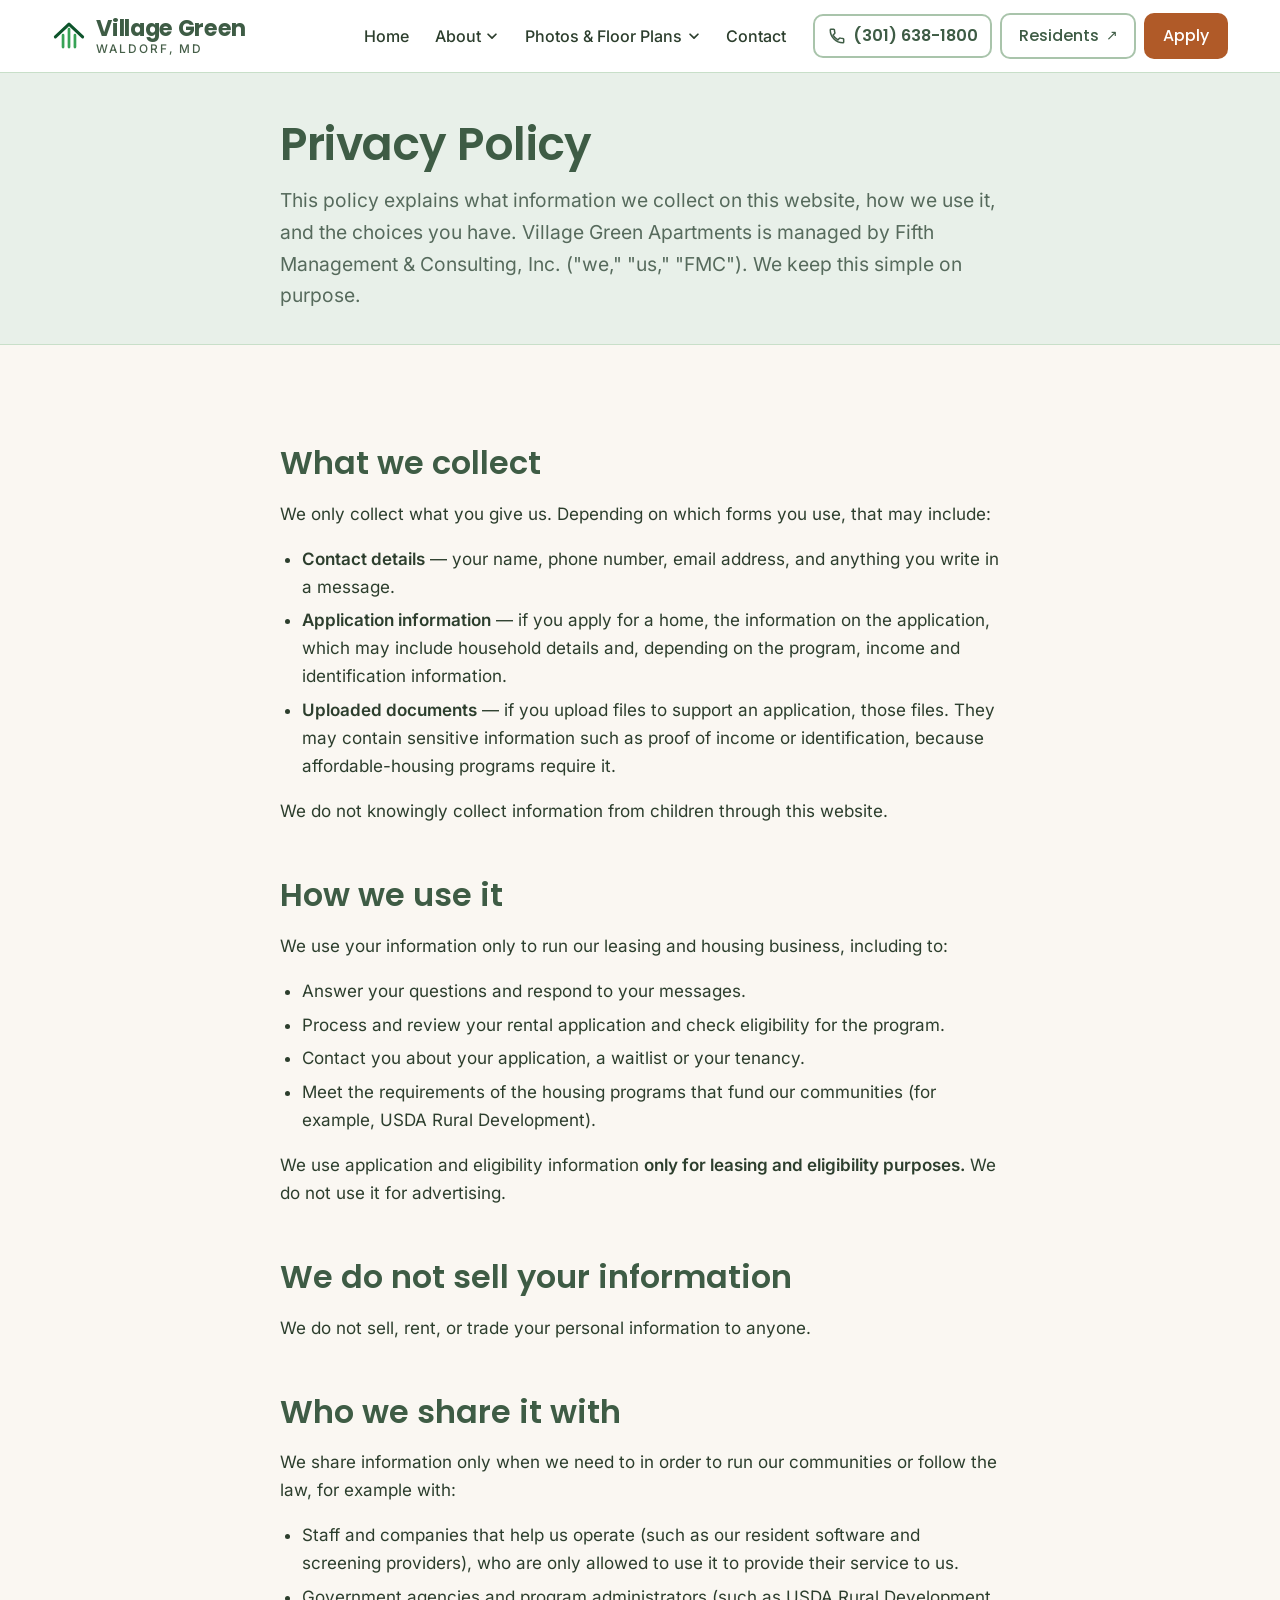
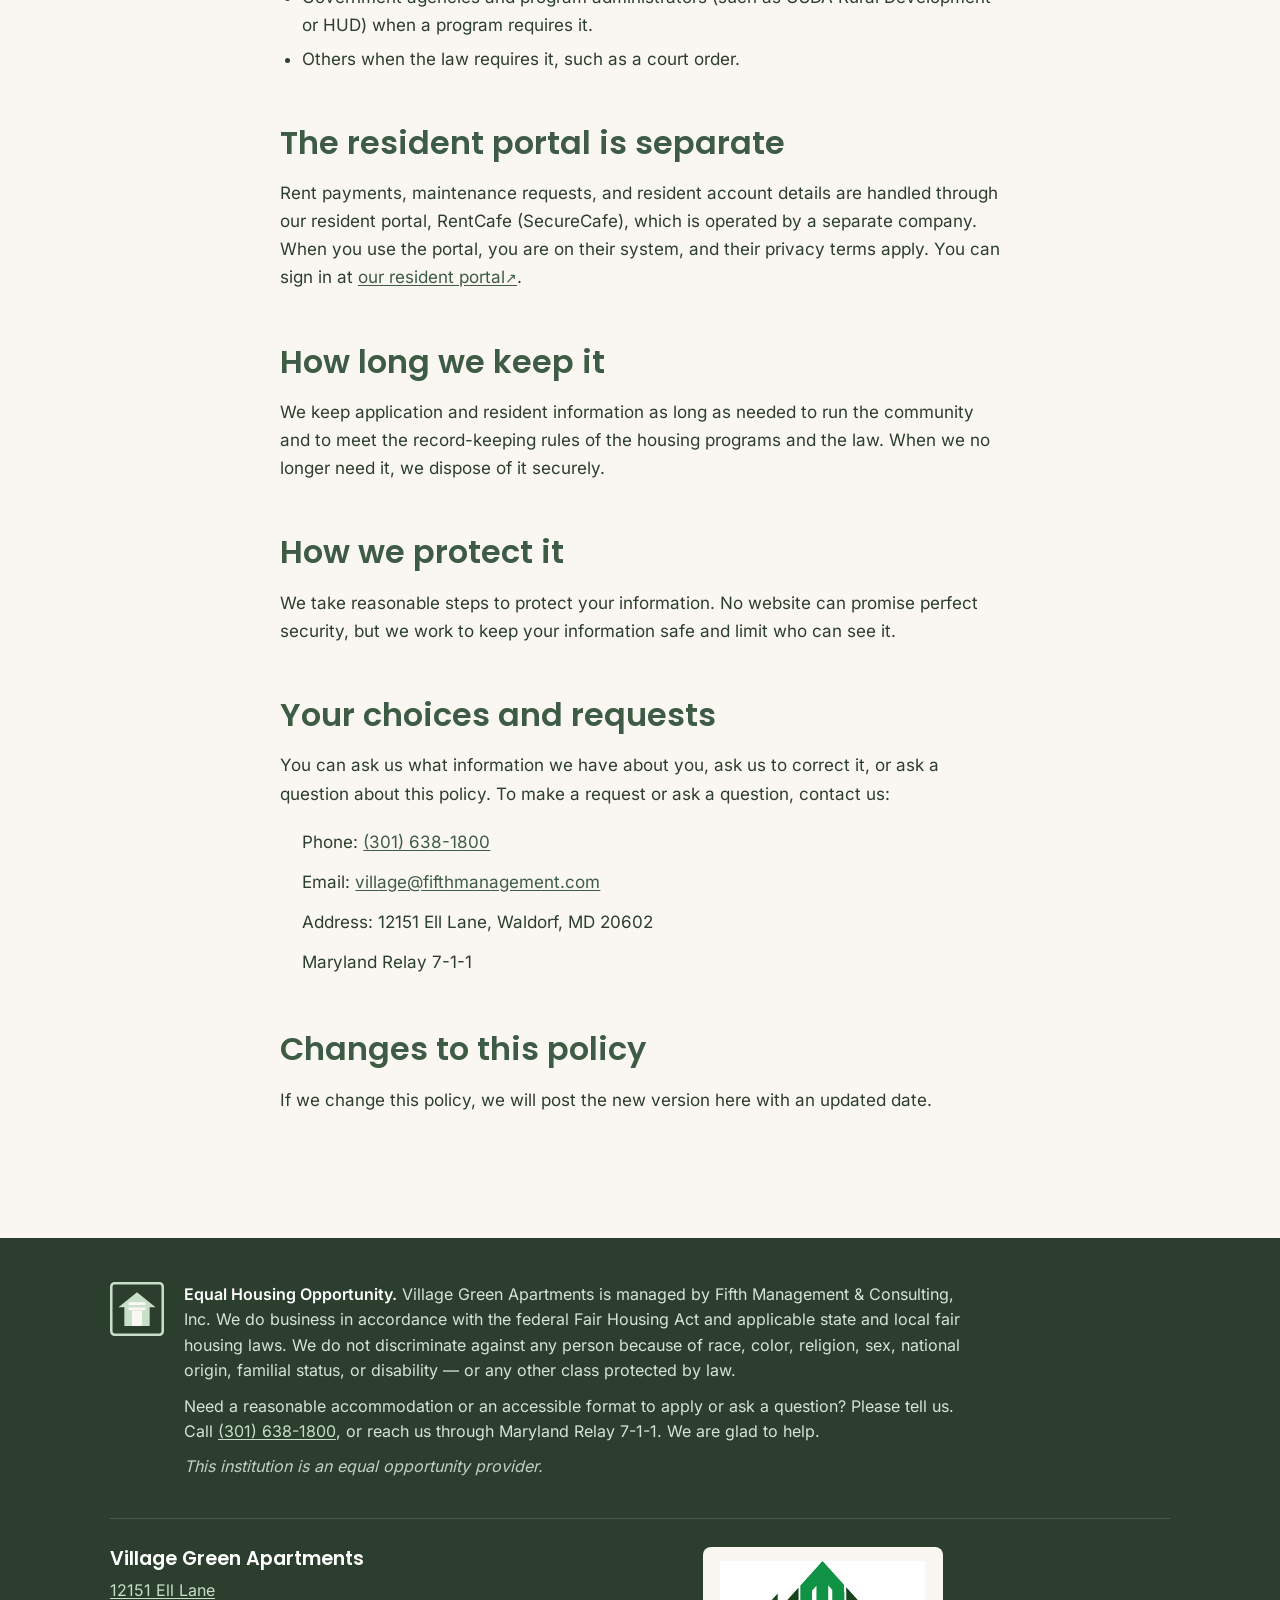
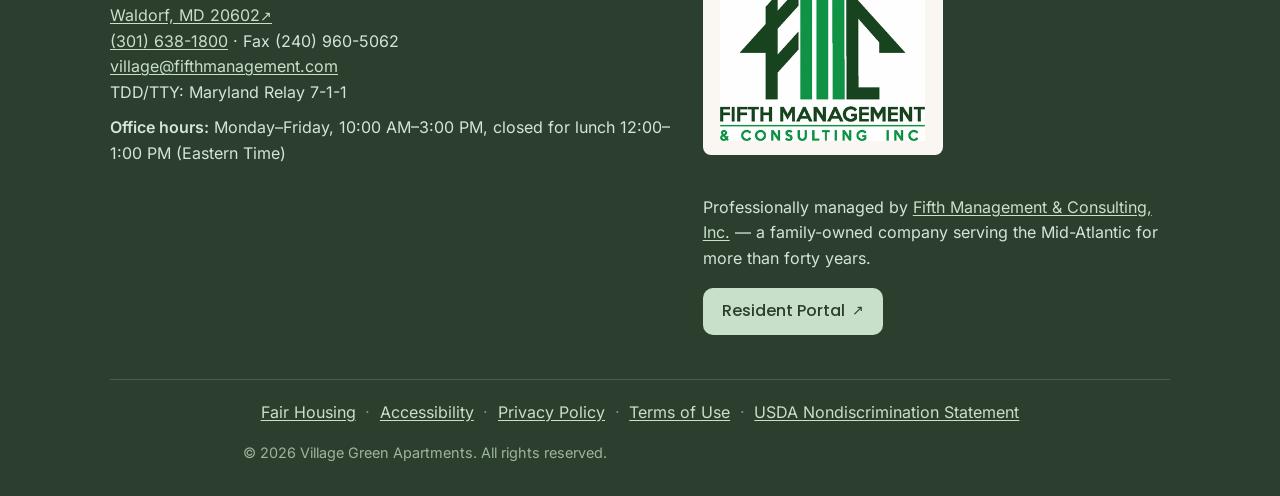
<file: privacy/index.html>
<!DOCTYPE html>
<html lang="en">
<head>
  <meta charset="utf-8" />
  <meta name="viewport" content="width=device-width, initial-scale=1" />
  <title>Privacy Policy | Village Green Apartments</title>
  <meta name="description" content="How Village Green Apartments and Fifth Management &amp; Consulting collect, use, and protect the information you share on this website." />
  <meta name="robots" content="index, follow" />
  <link rel="canonical" href="https://village-greenapts.com/privacy/" />
  <link rel="icon" type="image/svg+xml" href="data:image/svg+xml,%3Csvg%20xmlns%3D%22http%3A%2F%2Fwww.w3.org%2F2000%2Fsvg%22%20viewBox%3D%220%200%2064%2064%22%3E%3Crect%20width%3D%2264%22%20height%3D%2264%22%20rx%3D%2210%22%20fill%3D%22%230D542B%22%2F%3E%3Cpath%20d%3D%22M22%2031%20V50%20M32%2022%20V50%20M42%2031%20V50%22%20fill%3D%22none%22%20stroke%3D%22%237FC98F%22%20stroke-width%3D%225%22%20stroke-linecap%3D%22round%22%2F%3E%3Cpath%20d%3D%22M10%2034%20L32%2013%20L54%2034%22%20fill%3D%22none%22%20stroke%3D%22%23FAF7F2%22%20stroke-width%3D%226%22%20stroke-linecap%3D%22round%22%20stroke-linejoin%3D%22round%22%2F%3E%3C%2Fsvg%3E" />
  <meta property="og:site_name" content="Village Green Apartments" />
  <meta property="og:title" content="Privacy Policy | Village Green Apartments" />
  <meta property="og:description" content="How Village Green Apartments and Fifth Management &amp; Consulting collect, use, and protect the information you share on this website." />
  <meta property="og:type" content="website" />
  <meta property="og:url" content="https://village-greenapts.com/privacy/" />
  <meta property="og:image" content="https://village-greenapts.com/assets/img/hero.jpg" />
  <meta name="twitter:card" content="summary_large_image" />
  <link rel="preload" href="/assets/fonts/inter-latin-var.woff2" as="font" type="font/woff2" crossorigin />
  <link rel="preload" href="/assets/fonts/poppins-latin-700.woff2" as="font" type="font/woff2" crossorigin />
  <link rel="stylesheet" href="/assets/css/styles.css" />
</head>
<body>
  <a class="skip-link" href="#main">Skip to main content</a>
  <header class="site-header">
    <div class="container header-inner">
      <a class="wordmark" href="/">
        <svg class="wordmark-mark" width="34" height="34" viewBox="0 0 40 40" aria-hidden="true" focusable="false">
        <path d="M13 19 V33 M20 12 V33 M27 19 V33" fill="none" stroke="#37A356" stroke-width="3.2" stroke-linecap="round"/>
        <path d="M4 21 L20 6 L36 21" fill="none" stroke="#0D542B" stroke-width="3.6" stroke-linecap="round" stroke-linejoin="round"/>
      </svg>
        <span class="wordmark-text">
          <span class="wordmark-name">Village Green</span>
          <span class="wordmark-sub">Waldorf, MD</span>
        </span>
      </a>
      <nav class="site-nav" aria-label="Primary">
        <button class="nav-toggle" type="button" aria-expanded="false" aria-controls="nav-menu">
          <span class="nav-toggle-label">Menu</span>
          <span class="nav-toggle-bars" aria-hidden="true"><span></span><span></span><span></span></span>
        </button>
        <ul class="nav-menu" id="nav-menu">
          <li><a href="/">Home</a></li>
          <li class="nav-group">
            <button type="button" class="nav-group-btn" aria-expanded="false" aria-controls="nav-group-about" data-nav-group>About <svg class="chev" viewBox="0 0 16 16" width="14" height="14" aria-hidden="true" focusable="false"><path d="M3.5 6l4.5 4.5L12.5 6" fill="none" stroke="currentColor" stroke-width="2" stroke-linecap="round" stroke-linejoin="round"/></svg></button>
            <span class="nav-group-label">About</span>
            <ul class="nav-dropdown" id="nav-group-about">
              <li><a href="/amenities/">Amenities</a></li>
              <li><a href="/neighborhood/">Neighborhood</a></li>
              <li><a href="/eligibility/">Eligibility</a></li>
            </ul>
          </li>
          <li class="nav-group">
            <button type="button" class="nav-group-btn" aria-expanded="false" aria-controls="nav-group-photos" data-nav-group>Photos &amp; Floor Plans <svg class="chev" viewBox="0 0 16 16" width="14" height="14" aria-hidden="true" focusable="false"><path d="M3.5 6l4.5 4.5L12.5 6" fill="none" stroke="currentColor" stroke-width="2" stroke-linecap="round" stroke-linejoin="round"/></svg></button>
            <span class="nav-group-label">Photos &amp; Floor Plans</span>
            <ul class="nav-dropdown" id="nav-group-photos">
              <li><a href="/photos/">Photos</a></li>
              <li><a href="/floor-plans/">Floor Plans</a></li>
            </ul>
          </li>
          <li><a href="/contact/">Contact</a></li>
          <li class="nav-cta nav-cta-phone"><a class="btn btn-call" href="tel:+13016381800"><svg class="phone-ico" viewBox="0 0 24 24" width="18" height="18" fill="none" stroke="currentColor" stroke-width="2" stroke-linecap="round" stroke-linejoin="round" aria-hidden="true" focusable="false"><path d="M6.8 10.8a15.5 15.5 0 0 0 6.4 6.4l2.1-2.1a1 1 0 0 1 1-.25 11.4 11.4 0 0 0 3.6.57 1 1 0 0 1 1 1V20a1 1 0 0 1-1 1A17 17 0 0 1 3 4a1 1 0 0 1 1-1h3.6a1 1 0 0 1 1 1 11.4 11.4 0 0 0 .57 3.6 1 1 0 0 1-.25 1Z"/></svg>Call (301) 638-1800</a></li>
          <li class="nav-cta"><a class="btn btn-residents" href="https://fifthmanagement.securecafe.com/residentservices/apartmentsforrent/userlogin.aspx" target="_blank" rel="noopener noreferrer">Residents<span class="ext-mark" aria-hidden="true">&#8599;</span><span class="visually-hidden"> (opens the resident portal in a new tab)</span></a></li>
          <li class="nav-cta"><a class="btn btn-apply" href="/apply/">Apply</a></li>
        </ul>
      </nav>
      <div class="header-ctas">
        <a class="header-phone" href="tel:+13016381800" aria-label="Call the office at (301) 638-1800"><svg class="phone-ico" viewBox="0 0 24 24" width="18" height="18" fill="none" stroke="currentColor" stroke-width="2" stroke-linecap="round" stroke-linejoin="round" aria-hidden="true" focusable="false"><path d="M6.8 10.8a15.5 15.5 0 0 0 6.4 6.4l2.1-2.1a1 1 0 0 1 1-.25 11.4 11.4 0 0 0 3.6.57 1 1 0 0 1 1 1V20a1 1 0 0 1-1 1A17 17 0 0 1 3 4a1 1 0 0 1 1-1h3.6a1 1 0 0 1 1 1 11.4 11.4 0 0 0 .57 3.6 1 1 0 0 1-.25 1Z"/></svg><span class="header-phone-num">(301) 638-1800</span></a>
        <a class="btn btn-residents" href="https://fifthmanagement.securecafe.com/residentservices/apartmentsforrent/userlogin.aspx" target="_blank" rel="noopener noreferrer">Residents<span class="ext-mark" aria-hidden="true">&#8599;</span><span class="visually-hidden"> (opens the resident portal in a new tab)</span></a>
        <a class="btn btn-apply" href="/apply/">Apply</a>
      </div>
    </div>
  </header>
  <main id="main">
    <section class="page-header">
      <div class="container narrow">
        <h1>Privacy Policy</h1>
        <p class="lead">This policy explains what information we collect on this website, how we use it, and the choices you have. Village Green Apartments is managed by Fifth Management &amp; Consulting, Inc. ("we," "us," "FMC"). We keep this simple on purpose.</p>
      </div>
    </section>
    <div class="section prose-page">
      <div class="container narrow">
        <section>
          <h2>What we collect</h2>
          <p>We only collect what you give us. Depending on which forms you use, that may include:</p>
          <ul>
            <li><strong>Contact details</strong> — your name, phone number, email address, and anything you write in a message.</li>
            <li><strong>Application information</strong> — if you apply for a home, the information on the application, which may include household details and, depending on the program, income and identification information.</li>
            <li><strong>Uploaded documents</strong> — if you upload files to support an application, those files. They may contain sensitive information such as proof of income or identification, because affordable-housing programs require it.</li>
          </ul>
          <p>We do not knowingly collect information from children through this website.</p>
        </section>

        <section>
          <h2>How we use it</h2>
          <p>We use your information only to run our leasing and housing business, including to:</p>
          <ul>
            <li>Answer your questions and respond to your messages.</li>
            <li>Process and review your rental application and check eligibility for the program.</li>
            <li>Contact you about your application, a waitlist or your tenancy.</li>
            <li>Meet the requirements of the housing programs that fund our communities (for example, USDA Rural Development).</li>
          </ul>
          <p>We use application and eligibility information <strong>only for leasing and eligibility purposes.</strong> We do not use it for advertising.</p>
        </section>

        <section>
          <h2>We do not sell your information</h2>
          <p>We do not sell, rent, or trade your personal information to anyone.</p>
        </section>

        <section>
          <h2>Who we share it with</h2>
          <p>We share information only when we need to in order to run our communities or follow the law, for example with:</p>
          <ul>
            <li>Staff and companies that help us operate (such as our resident software and screening providers), who are only allowed to use it to provide their service to us.</li>
            <li>Government agencies and program administrators (such as USDA Rural Development or HUD) when a program requires it.</li>
            <li>Others when the law requires it, such as a court order.</li>
          </ul>
        </section>

        <section>
          <h2>The resident portal is separate</h2>
          <p>Rent payments, maintenance requests, and resident account details are handled through our resident portal, RentCafe (SecureCafe), which is operated by a separate company. When you use the portal, you are on their system, and their privacy terms apply. You can sign in at <a href="https://fifthmanagement.securecafe.com/residentservices/apartmentsforrent/userlogin.aspx" target="_blank" rel="noopener noreferrer">our resident portal<span class="ext-mark" aria-hidden="true">&#8599;</span></a>.</p>
        </section>

        <section>
          <h2>How long we keep it</h2>
          <p>We keep application and resident information as long as needed to run the community and to meet the record-keeping rules of the housing programs and the law. When we no longer need it, we dispose of it securely.</p>
        </section>

        <section>
          <h2>How we protect it</h2>
          <p>We take reasonable steps to protect your information. No website can promise perfect security, but we work to keep your information safe and limit who can see it.</p>
        </section>

        <section>
          <h2>Your choices and requests</h2>
          <p>You can ask us what information we have about you, ask us to correct it, or ask a question about this policy. To make a request or ask a question, contact us:</p>
          <ul class="contact-list">
          <li>Phone: <a href="tel:+13016381800">(301) 638-1800</a></li>
          <li>Email: <a href="mailto:village@fifthmanagement.com">village@fifthmanagement.com</a></li>
          <li>Address: 12151 Ell Lane, Waldorf, MD 20602</li>
          <li>Maryland Relay 7-1-1</li>
        </ul>
        </section>

        <section>
          <h2>Changes to this policy</h2>
          <p>If we change this policy, we will post the new version here with an updated date.</p>
        </section>
      </div>
    </div>
  </main>
  <footer class="site-footer">
    <div class="container footer-inner">

      <div class="footer-compliance">
        <div class="footer-eho"><svg class="eho-logo" width="54" height="54" viewBox="0 0 64 64" role="img" aria-label="Equal Housing Opportunity" focusable="false">
  <title>Equal Housing Opportunity</title>
  <rect x="1.5" y="1.5" width="61" height="61" rx="4" fill="none" stroke="currentColor" stroke-width="3"/>
  <path d="M32 12 L54 30 H47 V52 H17 V30 H10 Z" fill="currentColor"/>
  <rect x="26" y="34" width="12" height="18" fill="#FAF7F2"/>
  <rect x="22" y="24" width="20" height="3.4" fill="#FAF7F2"/>
  <rect x="22" y="30" width="20" height="3.4" fill="#FAF7F2"/>
</svg></div>
        <div class="footer-compliance-text">
          <p><strong>Equal Housing Opportunity.</strong> Village Green Apartments is managed by Fifth Management &amp; Consulting, Inc. We do business in accordance with the federal Fair Housing Act and applicable state and local fair housing laws. We do not discriminate against any person because of race, color, religion, sex, national origin, familial status, or disability — or any other class protected by law.</p>
          <p>Need a reasonable accommodation or an accessible format to apply or ask a question? Please tell us. Call <a href="tel:+13016381800">(301) 638-1800</a>, or reach us through Maryland Relay 7-1-1. We are glad to help.</p>
          <p class="footer-usda">This institution is an equal opportunity provider.</p>
        </div>
      </div>

      <div class="footer-cols">
        <div class="footer-nap">
          <h2 class="footer-heading">Village Green Apartments</h2>
          <address>
            <a href="https://www.google.com/maps/search/?api=1&amp;query=Village%20Green%20Apartments%2C%2012151%20Ell%20Lane%2C%20Waldorf%2C%20MD%2020602" target="_blank" rel="noopener noreferrer">12151 Ell Lane<br />Waldorf, MD 20602<span class="ext-mark" aria-hidden="true">&#8599;</span><span class="visually-hidden"> (opens Google Maps in a new tab)</span></a><br />
            <a href="tel:+13016381800">(301) 638-1800</a> &middot; Fax (240) 960-5062<br />
            <a href="mailto:village@fifthmanagement.com">village@fifthmanagement.com</a><br />TDD/TTY: Maryland Relay 7-1-1
          </address>
          
          <p class="footer-hours"><strong>Office hours:</strong> Monday–Friday, 10:00 AM–3:00 PM, closed for lunch 12:00–1:00 PM (Eastern Time)</p>
        </div>

        <div class="footer-managed">
          <a class="fmc-badge" href="https://fifthmanagement.com/" target="_blank" rel="noopener noreferrer" aria-label="Fifth Management &amp; Consulting, Inc. website (opens in a new tab)">
            <img src="/assets/img/fmc-logo.png" alt="Fifth Management &amp; Consulting Inc logo" width="360" height="316" loading="lazy" />
          </a>
          <p>Professionally managed by <a href="https://fifthmanagement.com/" target="_blank" rel="noopener noreferrer">Fifth Management &amp; Consulting, Inc.</a> — a family-owned company serving the Mid-Atlantic for more than forty years.</p>
          <p><a class="btn btn-pay-sm" href="https://fifthmanagement.securecafe.com/residentservices/apartmentsforrent/userlogin.aspx" target="_blank" rel="noopener noreferrer">Resident Portal<span class="ext-mark" aria-hidden="true">&#8599;</span><span class="visually-hidden"> (opens in a new tab)</span></a></p>
        </div>
      </div>

      <nav class="footer-legal" aria-label="Legal">
        <a href="/fair-housing/">Fair Housing</a>
            <span class="sep" aria-hidden="true">·</span>
            <a href="/accessibility/">Accessibility</a>
            <span class="sep" aria-hidden="true">·</span>
            <a href="/privacy/">Privacy Policy</a>
            <span class="sep" aria-hidden="true">·</span>
            <a href="/terms/">Terms of Use</a>
            <span class="sep" aria-hidden="true">·</span>
            <a href="/usda-nondiscrimination/">USDA Nondiscrimination Statement</a>
      </nav>

      <p class="footer-copyright">&copy; 2026 Village Green Apartments. All rights reserved.</p>
    </div>
  </footer>
  <script src="/assets/js/nav.js" defer></script>
</body>
</html>
</file>
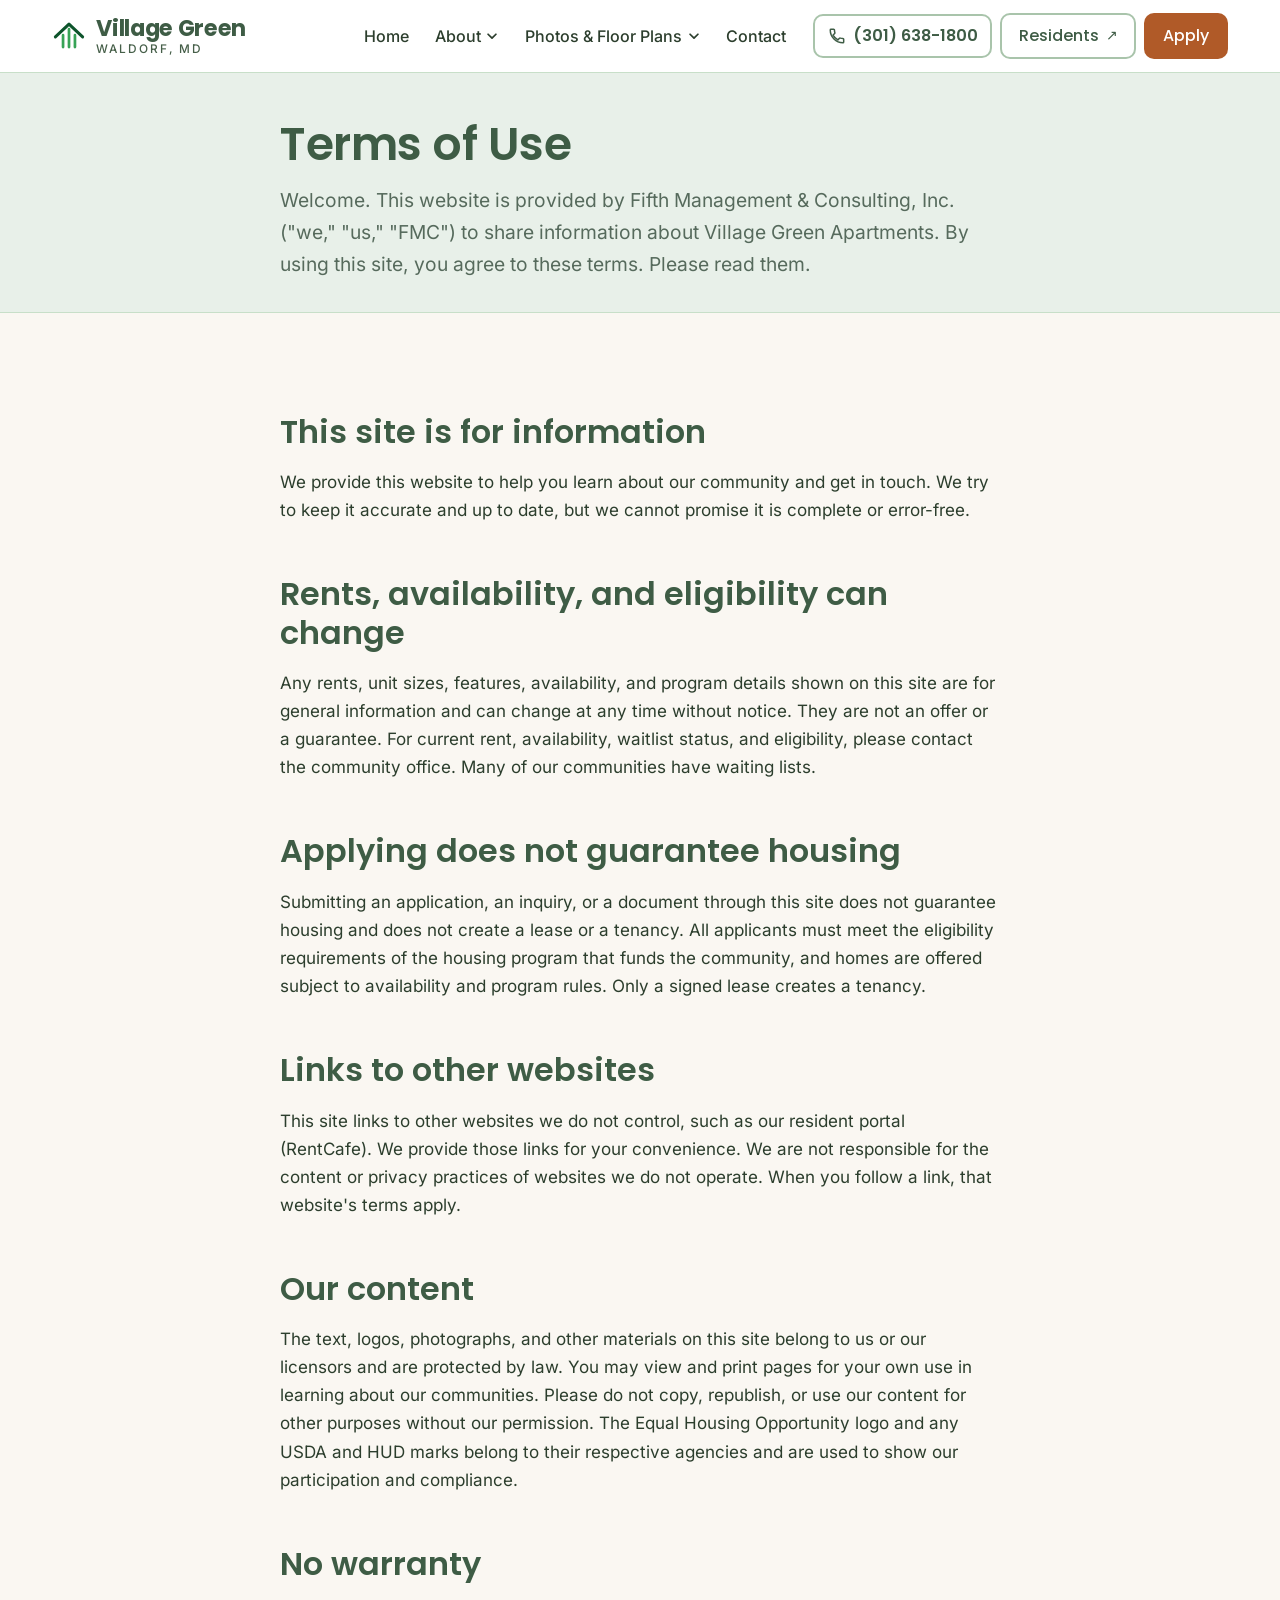
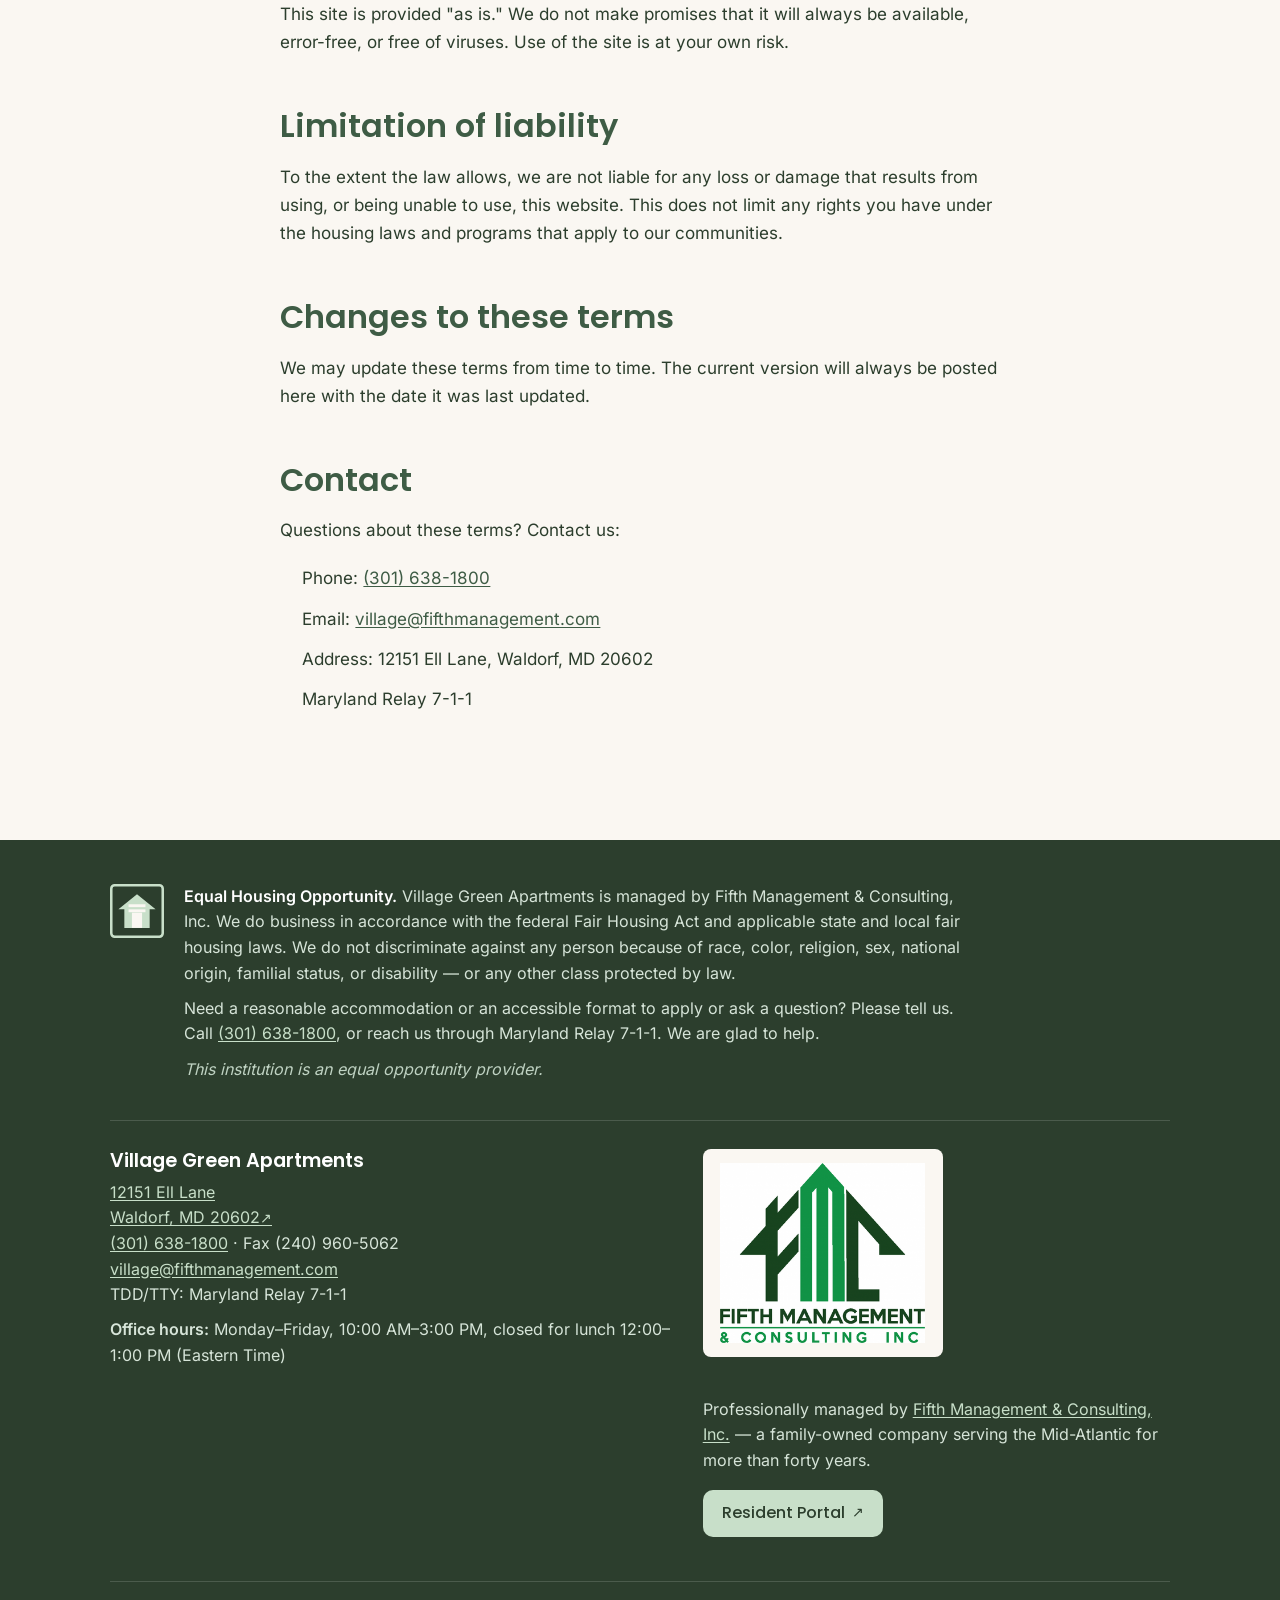
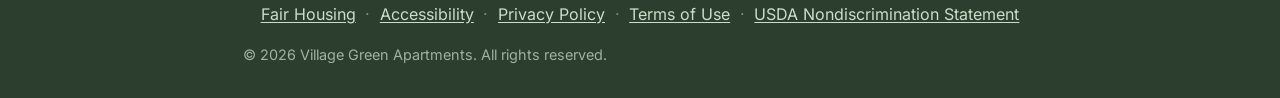
<file: terms/index.html>
<!DOCTYPE html>
<html lang="en">
<head>
  <meta charset="utf-8" />
  <meta name="viewport" content="width=device-width, initial-scale=1" />
  <title>Terms of Use | Village Green Apartments</title>
  <meta name="description" content="The terms of use for the Village Green Apartments website, provided by Fifth Management &amp; Consulting, Inc." />
  <meta name="robots" content="index, follow" />
  <link rel="canonical" href="https://village-greenapts.com/terms/" />
  <link rel="icon" type="image/svg+xml" href="data:image/svg+xml,%3Csvg%20xmlns%3D%22http%3A%2F%2Fwww.w3.org%2F2000%2Fsvg%22%20viewBox%3D%220%200%2064%2064%22%3E%3Crect%20width%3D%2264%22%20height%3D%2264%22%20rx%3D%2210%22%20fill%3D%22%230D542B%22%2F%3E%3Cpath%20d%3D%22M22%2031%20V50%20M32%2022%20V50%20M42%2031%20V50%22%20fill%3D%22none%22%20stroke%3D%22%237FC98F%22%20stroke-width%3D%225%22%20stroke-linecap%3D%22round%22%2F%3E%3Cpath%20d%3D%22M10%2034%20L32%2013%20L54%2034%22%20fill%3D%22none%22%20stroke%3D%22%23FAF7F2%22%20stroke-width%3D%226%22%20stroke-linecap%3D%22round%22%20stroke-linejoin%3D%22round%22%2F%3E%3C%2Fsvg%3E" />
  <meta property="og:site_name" content="Village Green Apartments" />
  <meta property="og:title" content="Terms of Use | Village Green Apartments" />
  <meta property="og:description" content="The terms of use for the Village Green Apartments website, provided by Fifth Management &amp; Consulting, Inc." />
  <meta property="og:type" content="website" />
  <meta property="og:url" content="https://village-greenapts.com/terms/" />
  <meta property="og:image" content="https://village-greenapts.com/assets/img/hero.jpg" />
  <meta name="twitter:card" content="summary_large_image" />
  <link rel="preload" href="/assets/fonts/inter-latin-var.woff2" as="font" type="font/woff2" crossorigin />
  <link rel="preload" href="/assets/fonts/poppins-latin-700.woff2" as="font" type="font/woff2" crossorigin />
  <link rel="stylesheet" href="/assets/css/styles.css" />
</head>
<body>
  <a class="skip-link" href="#main">Skip to main content</a>
  <header class="site-header">
    <div class="container header-inner">
      <a class="wordmark" href="/">
        <svg class="wordmark-mark" width="34" height="34" viewBox="0 0 40 40" aria-hidden="true" focusable="false">
        <path d="M13 19 V33 M20 12 V33 M27 19 V33" fill="none" stroke="#37A356" stroke-width="3.2" stroke-linecap="round"/>
        <path d="M4 21 L20 6 L36 21" fill="none" stroke="#0D542B" stroke-width="3.6" stroke-linecap="round" stroke-linejoin="round"/>
      </svg>
        <span class="wordmark-text">
          <span class="wordmark-name">Village Green</span>
          <span class="wordmark-sub">Waldorf, MD</span>
        </span>
      </a>
      <nav class="site-nav" aria-label="Primary">
        <button class="nav-toggle" type="button" aria-expanded="false" aria-controls="nav-menu">
          <span class="nav-toggle-label">Menu</span>
          <span class="nav-toggle-bars" aria-hidden="true"><span></span><span></span><span></span></span>
        </button>
        <ul class="nav-menu" id="nav-menu">
          <li><a href="/">Home</a></li>
          <li class="nav-group">
            <button type="button" class="nav-group-btn" aria-expanded="false" aria-controls="nav-group-about" data-nav-group>About <svg class="chev" viewBox="0 0 16 16" width="14" height="14" aria-hidden="true" focusable="false"><path d="M3.5 6l4.5 4.5L12.5 6" fill="none" stroke="currentColor" stroke-width="2" stroke-linecap="round" stroke-linejoin="round"/></svg></button>
            <span class="nav-group-label">About</span>
            <ul class="nav-dropdown" id="nav-group-about">
              <li><a href="/amenities/">Amenities</a></li>
              <li><a href="/neighborhood/">Neighborhood</a></li>
              <li><a href="/eligibility/">Eligibility</a></li>
            </ul>
          </li>
          <li class="nav-group">
            <button type="button" class="nav-group-btn" aria-expanded="false" aria-controls="nav-group-photos" data-nav-group>Photos &amp; Floor Plans <svg class="chev" viewBox="0 0 16 16" width="14" height="14" aria-hidden="true" focusable="false"><path d="M3.5 6l4.5 4.5L12.5 6" fill="none" stroke="currentColor" stroke-width="2" stroke-linecap="round" stroke-linejoin="round"/></svg></button>
            <span class="nav-group-label">Photos &amp; Floor Plans</span>
            <ul class="nav-dropdown" id="nav-group-photos">
              <li><a href="/photos/">Photos</a></li>
              <li><a href="/floor-plans/">Floor Plans</a></li>
            </ul>
          </li>
          <li><a href="/contact/">Contact</a></li>
          <li class="nav-cta nav-cta-phone"><a class="btn btn-call" href="tel:+13016381800"><svg class="phone-ico" viewBox="0 0 24 24" width="18" height="18" fill="none" stroke="currentColor" stroke-width="2" stroke-linecap="round" stroke-linejoin="round" aria-hidden="true" focusable="false"><path d="M6.8 10.8a15.5 15.5 0 0 0 6.4 6.4l2.1-2.1a1 1 0 0 1 1-.25 11.4 11.4 0 0 0 3.6.57 1 1 0 0 1 1 1V20a1 1 0 0 1-1 1A17 17 0 0 1 3 4a1 1 0 0 1 1-1h3.6a1 1 0 0 1 1 1 11.4 11.4 0 0 0 .57 3.6 1 1 0 0 1-.25 1Z"/></svg>Call (301) 638-1800</a></li>
          <li class="nav-cta"><a class="btn btn-residents" href="https://fifthmanagement.securecafe.com/residentservices/apartmentsforrent/userlogin.aspx" target="_blank" rel="noopener noreferrer">Residents<span class="ext-mark" aria-hidden="true">&#8599;</span><span class="visually-hidden"> (opens the resident portal in a new tab)</span></a></li>
          <li class="nav-cta"><a class="btn btn-apply" href="/apply/">Apply</a></li>
        </ul>
      </nav>
      <div class="header-ctas">
        <a class="header-phone" href="tel:+13016381800" aria-label="Call the office at (301) 638-1800"><svg class="phone-ico" viewBox="0 0 24 24" width="18" height="18" fill="none" stroke="currentColor" stroke-width="2" stroke-linecap="round" stroke-linejoin="round" aria-hidden="true" focusable="false"><path d="M6.8 10.8a15.5 15.5 0 0 0 6.4 6.4l2.1-2.1a1 1 0 0 1 1-.25 11.4 11.4 0 0 0 3.6.57 1 1 0 0 1 1 1V20a1 1 0 0 1-1 1A17 17 0 0 1 3 4a1 1 0 0 1 1-1h3.6a1 1 0 0 1 1 1 11.4 11.4 0 0 0 .57 3.6 1 1 0 0 1-.25 1Z"/></svg><span class="header-phone-num">(301) 638-1800</span></a>
        <a class="btn btn-residents" href="https://fifthmanagement.securecafe.com/residentservices/apartmentsforrent/userlogin.aspx" target="_blank" rel="noopener noreferrer">Residents<span class="ext-mark" aria-hidden="true">&#8599;</span><span class="visually-hidden"> (opens the resident portal in a new tab)</span></a>
        <a class="btn btn-apply" href="/apply/">Apply</a>
      </div>
    </div>
  </header>
  <main id="main">
    <section class="page-header">
      <div class="container narrow">
        <h1>Terms of Use</h1>
        <p class="lead">Welcome. This website is provided by Fifth Management &amp; Consulting, Inc. ("we," "us," "FMC") to share information about Village Green Apartments. By using this site, you agree to these terms. Please read them.</p>
      </div>
    </section>
    <div class="section prose-page">
      <div class="container narrow">
        <section>
          <h2>This site is for information</h2>
          <p>We provide this website to help you learn about our community and get in touch. We try to keep it accurate and up to date, but we cannot promise it is complete or error-free.</p>
        </section>
        <section>
          <h2>Rents, availability, and eligibility can change</h2>
          <p>Any rents, unit sizes, features, availability, and program details shown on this site are for general information and can change at any time without notice. They are not an offer or a guarantee. For current rent, availability, waitlist status, and eligibility, please contact the community office. Many of our communities have waiting lists.</p>
        </section>
        <section>
          <h2>Applying does not guarantee housing</h2>
          <p>Submitting an application, an inquiry, or a document through this site does not guarantee housing and does not create a lease or a tenancy. All applicants must meet the eligibility requirements of the housing program that funds the community, and homes are offered subject to availability and program rules. Only a signed lease creates a tenancy.</p>
        </section>
        <section>
          <h2>Links to other websites</h2>
          <p>This site links to other websites we do not control, such as our resident portal (RentCafe). We provide those links for your convenience. We are not responsible for the content or privacy practices of websites we do not operate. When you follow a link, that website's terms apply.</p>
        </section>
        <section>
          <h2>Our content</h2>
          <p>The text, logos, photographs, and other materials on this site belong to us or our licensors and are protected by law. You may view and print pages for your own use in learning about our communities. Please do not copy, republish, or use our content for other purposes without our permission. The Equal Housing Opportunity logo and any USDA and HUD marks belong to their respective agencies and are used to show our participation and compliance.</p>
        </section>
        <section>
          <h2>No warranty</h2>
          <p>This site is provided "as is." We do not make promises that it will always be available, error-free, or free of viruses. Use of the site is at your own risk.</p>
        </section>
        <section>
          <h2>Limitation of liability</h2>
          <p>To the extent the law allows, we are not liable for any loss or damage that results from using, or being unable to use, this website. This does not limit any rights you have under the housing laws and programs that apply to our communities.</p>
        </section>
        <section>
          <h2>Changes to these terms</h2>
          <p>We may update these terms from time to time. The current version will always be posted here with the date it was last updated.</p>
        </section>
        <section>
          <h2>Contact</h2>
          <p>Questions about these terms? Contact us:</p>
          <ul class="contact-list">
          <li>Phone: <a href="tel:+13016381800">(301) 638-1800</a></li>
          <li>Email: <a href="mailto:village@fifthmanagement.com">village@fifthmanagement.com</a></li>
          <li>Address: 12151 Ell Lane, Waldorf, MD 20602</li>
          <li>Maryland Relay 7-1-1</li>
        </ul>
        </section>
      </div>
    </div>
  </main>
  <footer class="site-footer">
    <div class="container footer-inner">

      <div class="footer-compliance">
        <div class="footer-eho"><svg class="eho-logo" width="54" height="54" viewBox="0 0 64 64" role="img" aria-label="Equal Housing Opportunity" focusable="false">
  <title>Equal Housing Opportunity</title>
  <rect x="1.5" y="1.5" width="61" height="61" rx="4" fill="none" stroke="currentColor" stroke-width="3"/>
  <path d="M32 12 L54 30 H47 V52 H17 V30 H10 Z" fill="currentColor"/>
  <rect x="26" y="34" width="12" height="18" fill="#FAF7F2"/>
  <rect x="22" y="24" width="20" height="3.4" fill="#FAF7F2"/>
  <rect x="22" y="30" width="20" height="3.4" fill="#FAF7F2"/>
</svg></div>
        <div class="footer-compliance-text">
          <p><strong>Equal Housing Opportunity.</strong> Village Green Apartments is managed by Fifth Management &amp; Consulting, Inc. We do business in accordance with the federal Fair Housing Act and applicable state and local fair housing laws. We do not discriminate against any person because of race, color, religion, sex, national origin, familial status, or disability — or any other class protected by law.</p>
          <p>Need a reasonable accommodation or an accessible format to apply or ask a question? Please tell us. Call <a href="tel:+13016381800">(301) 638-1800</a>, or reach us through Maryland Relay 7-1-1. We are glad to help.</p>
          <p class="footer-usda">This institution is an equal opportunity provider.</p>
        </div>
      </div>

      <div class="footer-cols">
        <div class="footer-nap">
          <h2 class="footer-heading">Village Green Apartments</h2>
          <address>
            <a href="https://www.google.com/maps/search/?api=1&amp;query=Village%20Green%20Apartments%2C%2012151%20Ell%20Lane%2C%20Waldorf%2C%20MD%2020602" target="_blank" rel="noopener noreferrer">12151 Ell Lane<br />Waldorf, MD 20602<span class="ext-mark" aria-hidden="true">&#8599;</span><span class="visually-hidden"> (opens Google Maps in a new tab)</span></a><br />
            <a href="tel:+13016381800">(301) 638-1800</a> &middot; Fax (240) 960-5062<br />
            <a href="mailto:village@fifthmanagement.com">village@fifthmanagement.com</a><br />TDD/TTY: Maryland Relay 7-1-1
          </address>
          
          <p class="footer-hours"><strong>Office hours:</strong> Monday–Friday, 10:00 AM–3:00 PM, closed for lunch 12:00–1:00 PM (Eastern Time)</p>
        </div>

        <div class="footer-managed">
          <a class="fmc-badge" href="https://fifthmanagement.com/" target="_blank" rel="noopener noreferrer" aria-label="Fifth Management &amp; Consulting, Inc. website (opens in a new tab)">
            <img src="/assets/img/fmc-logo.png" alt="Fifth Management &amp; Consulting Inc logo" width="360" height="316" loading="lazy" />
          </a>
          <p>Professionally managed by <a href="https://fifthmanagement.com/" target="_blank" rel="noopener noreferrer">Fifth Management &amp; Consulting, Inc.</a> — a family-owned company serving the Mid-Atlantic for more than forty years.</p>
          <p><a class="btn btn-pay-sm" href="https://fifthmanagement.securecafe.com/residentservices/apartmentsforrent/userlogin.aspx" target="_blank" rel="noopener noreferrer">Resident Portal<span class="ext-mark" aria-hidden="true">&#8599;</span><span class="visually-hidden"> (opens in a new tab)</span></a></p>
        </div>
      </div>

      <nav class="footer-legal" aria-label="Legal">
        <a href="/fair-housing/">Fair Housing</a>
            <span class="sep" aria-hidden="true">·</span>
            <a href="/accessibility/">Accessibility</a>
            <span class="sep" aria-hidden="true">·</span>
            <a href="/privacy/">Privacy Policy</a>
            <span class="sep" aria-hidden="true">·</span>
            <a href="/terms/">Terms of Use</a>
            <span class="sep" aria-hidden="true">·</span>
            <a href="/usda-nondiscrimination/">USDA Nondiscrimination Statement</a>
      </nav>

      <p class="footer-copyright">&copy; 2026 Village Green Apartments. All rights reserved.</p>
    </div>
  </footer>
  <script src="/assets/js/nav.js" defer></script>
</body>
</html>
</file>
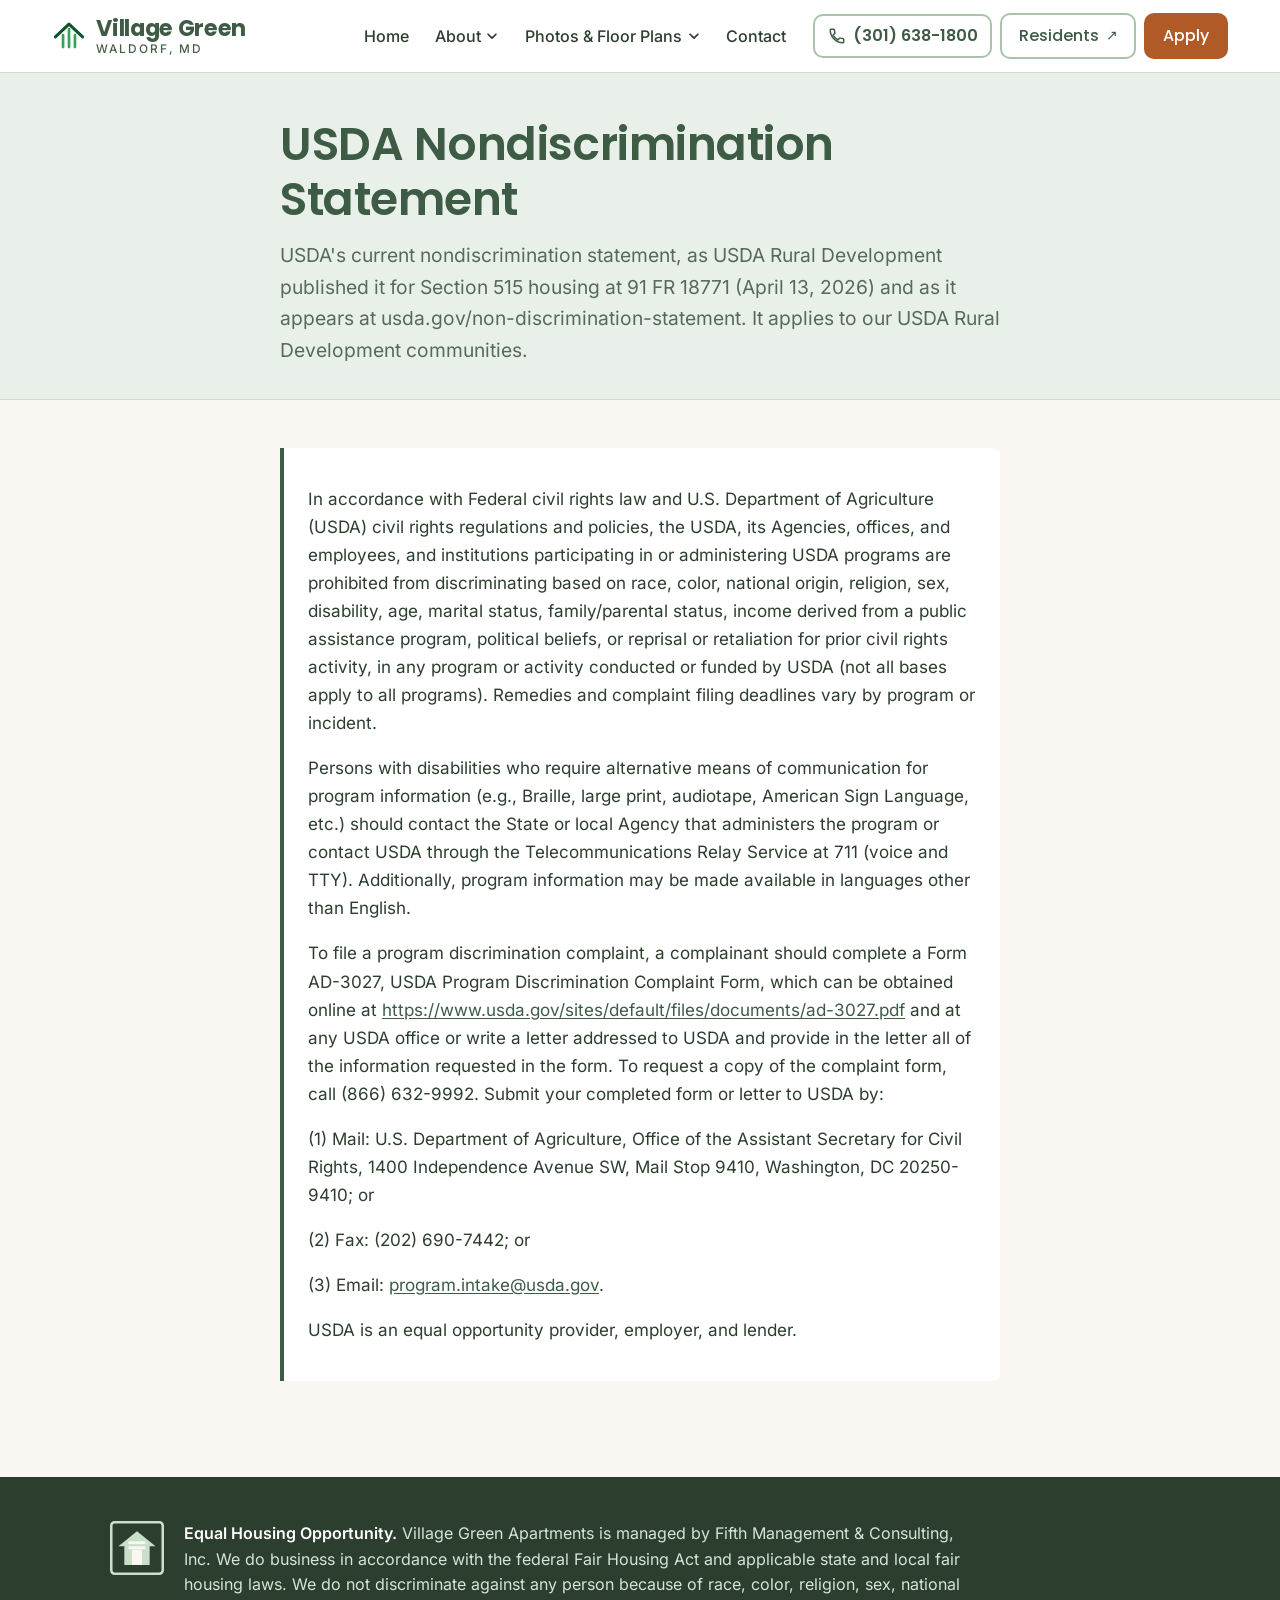
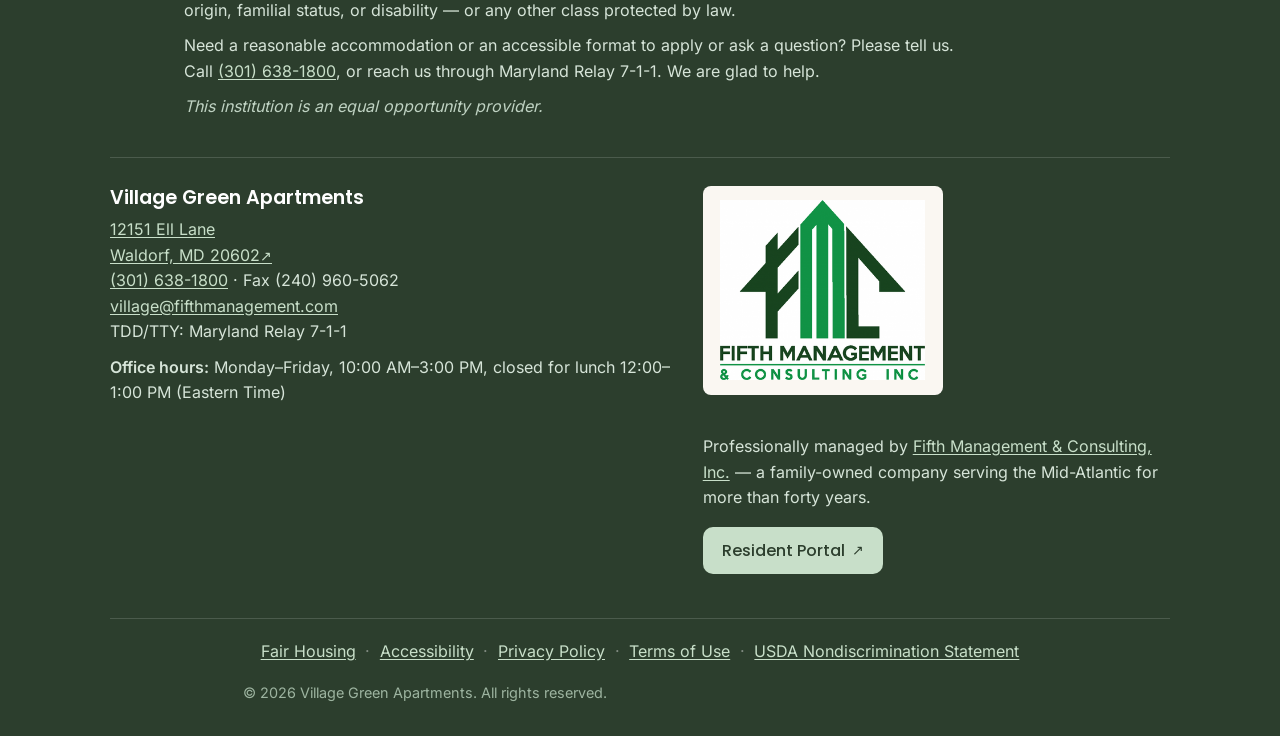
<file: usda-nondiscrimination/index.html>
<!DOCTYPE html>
<html lang="en">
<head>
  <meta charset="utf-8" />
  <meta name="viewport" content="width=device-width, initial-scale=1" />
  <title>USDA Nondiscrimination Statement | Village Green Apartments</title>
  <meta name="description" content="The USDA nondiscrimination statement for Village Green Apartments, a USDA Rural Development community managed by Fifth Management &amp; Consulting." />
  <meta name="robots" content="index, follow" />
  <link rel="canonical" href="https://village-greenapts.com/usda-nondiscrimination/" />
  <link rel="icon" type="image/svg+xml" href="data:image/svg+xml,%3Csvg%20xmlns%3D%22http%3A%2F%2Fwww.w3.org%2F2000%2Fsvg%22%20viewBox%3D%220%200%2064%2064%22%3E%3Crect%20width%3D%2264%22%20height%3D%2264%22%20rx%3D%2210%22%20fill%3D%22%230D542B%22%2F%3E%3Cpath%20d%3D%22M22%2031%20V50%20M32%2022%20V50%20M42%2031%20V50%22%20fill%3D%22none%22%20stroke%3D%22%237FC98F%22%20stroke-width%3D%225%22%20stroke-linecap%3D%22round%22%2F%3E%3Cpath%20d%3D%22M10%2034%20L32%2013%20L54%2034%22%20fill%3D%22none%22%20stroke%3D%22%23FAF7F2%22%20stroke-width%3D%226%22%20stroke-linecap%3D%22round%22%20stroke-linejoin%3D%22round%22%2F%3E%3C%2Fsvg%3E" />
  <meta property="og:site_name" content="Village Green Apartments" />
  <meta property="og:title" content="USDA Nondiscrimination Statement | Village Green Apartments" />
  <meta property="og:description" content="The USDA nondiscrimination statement for Village Green Apartments, a USDA Rural Development community managed by Fifth Management &amp; Consulting." />
  <meta property="og:type" content="website" />
  <meta property="og:url" content="https://village-greenapts.com/usda-nondiscrimination/" />
  <meta property="og:image" content="https://village-greenapts.com/assets/img/hero.jpg" />
  <meta name="twitter:card" content="summary_large_image" />
  <link rel="preload" href="/assets/fonts/inter-latin-var.woff2" as="font" type="font/woff2" crossorigin />
  <link rel="preload" href="/assets/fonts/poppins-latin-700.woff2" as="font" type="font/woff2" crossorigin />
  <link rel="stylesheet" href="/assets/css/styles.css" />
</head>
<body>
  <a class="skip-link" href="#main">Skip to main content</a>
  <header class="site-header">
    <div class="container header-inner">
      <a class="wordmark" href="/">
        <svg class="wordmark-mark" width="34" height="34" viewBox="0 0 40 40" aria-hidden="true" focusable="false">
        <path d="M13 19 V33 M20 12 V33 M27 19 V33" fill="none" stroke="#37A356" stroke-width="3.2" stroke-linecap="round"/>
        <path d="M4 21 L20 6 L36 21" fill="none" stroke="#0D542B" stroke-width="3.6" stroke-linecap="round" stroke-linejoin="round"/>
      </svg>
        <span class="wordmark-text">
          <span class="wordmark-name">Village Green</span>
          <span class="wordmark-sub">Waldorf, MD</span>
        </span>
      </a>
      <nav class="site-nav" aria-label="Primary">
        <button class="nav-toggle" type="button" aria-expanded="false" aria-controls="nav-menu">
          <span class="nav-toggle-label">Menu</span>
          <span class="nav-toggle-bars" aria-hidden="true"><span></span><span></span><span></span></span>
        </button>
        <ul class="nav-menu" id="nav-menu">
          <li><a href="/">Home</a></li>
          <li class="nav-group">
            <button type="button" class="nav-group-btn" aria-expanded="false" aria-controls="nav-group-about" data-nav-group>About <svg class="chev" viewBox="0 0 16 16" width="14" height="14" aria-hidden="true" focusable="false"><path d="M3.5 6l4.5 4.5L12.5 6" fill="none" stroke="currentColor" stroke-width="2" stroke-linecap="round" stroke-linejoin="round"/></svg></button>
            <span class="nav-group-label">About</span>
            <ul class="nav-dropdown" id="nav-group-about">
              <li><a href="/amenities/">Amenities</a></li>
              <li><a href="/neighborhood/">Neighborhood</a></li>
              <li><a href="/eligibility/">Eligibility</a></li>
            </ul>
          </li>
          <li class="nav-group">
            <button type="button" class="nav-group-btn" aria-expanded="false" aria-controls="nav-group-photos" data-nav-group>Photos &amp; Floor Plans <svg class="chev" viewBox="0 0 16 16" width="14" height="14" aria-hidden="true" focusable="false"><path d="M3.5 6l4.5 4.5L12.5 6" fill="none" stroke="currentColor" stroke-width="2" stroke-linecap="round" stroke-linejoin="round"/></svg></button>
            <span class="nav-group-label">Photos &amp; Floor Plans</span>
            <ul class="nav-dropdown" id="nav-group-photos">
              <li><a href="/photos/">Photos</a></li>
              <li><a href="/floor-plans/">Floor Plans</a></li>
            </ul>
          </li>
          <li><a href="/contact/">Contact</a></li>
          <li class="nav-cta nav-cta-phone"><a class="btn btn-call" href="tel:+13016381800"><svg class="phone-ico" viewBox="0 0 24 24" width="18" height="18" fill="none" stroke="currentColor" stroke-width="2" stroke-linecap="round" stroke-linejoin="round" aria-hidden="true" focusable="false"><path d="M6.8 10.8a15.5 15.5 0 0 0 6.4 6.4l2.1-2.1a1 1 0 0 1 1-.25 11.4 11.4 0 0 0 3.6.57 1 1 0 0 1 1 1V20a1 1 0 0 1-1 1A17 17 0 0 1 3 4a1 1 0 0 1 1-1h3.6a1 1 0 0 1 1 1 11.4 11.4 0 0 0 .57 3.6 1 1 0 0 1-.25 1Z"/></svg>Call (301) 638-1800</a></li>
          <li class="nav-cta"><a class="btn btn-residents" href="https://fifthmanagement.securecafe.com/residentservices/apartmentsforrent/userlogin.aspx" target="_blank" rel="noopener noreferrer">Residents<span class="ext-mark" aria-hidden="true">&#8599;</span><span class="visually-hidden"> (opens the resident portal in a new tab)</span></a></li>
          <li class="nav-cta"><a class="btn btn-apply" href="/apply/">Apply</a></li>
        </ul>
      </nav>
      <div class="header-ctas">
        <a class="header-phone" href="tel:+13016381800" aria-label="Call the office at (301) 638-1800"><svg class="phone-ico" viewBox="0 0 24 24" width="18" height="18" fill="none" stroke="currentColor" stroke-width="2" stroke-linecap="round" stroke-linejoin="round" aria-hidden="true" focusable="false"><path d="M6.8 10.8a15.5 15.5 0 0 0 6.4 6.4l2.1-2.1a1 1 0 0 1 1-.25 11.4 11.4 0 0 0 3.6.57 1 1 0 0 1 1 1V20a1 1 0 0 1-1 1A17 17 0 0 1 3 4a1 1 0 0 1 1-1h3.6a1 1 0 0 1 1 1 11.4 11.4 0 0 0 .57 3.6 1 1 0 0 1-.25 1Z"/></svg><span class="header-phone-num">(301) 638-1800</span></a>
        <a class="btn btn-residents" href="https://fifthmanagement.securecafe.com/residentservices/apartmentsforrent/userlogin.aspx" target="_blank" rel="noopener noreferrer">Residents<span class="ext-mark" aria-hidden="true">&#8599;</span><span class="visually-hidden"> (opens the resident portal in a new tab)</span></a>
        <a class="btn btn-apply" href="/apply/">Apply</a>
      </div>
    </div>
  </header>
  <main id="main">
    <section class="page-header">
      <div class="container narrow">
        <h1>USDA Nondiscrimination Statement</h1>
        <p class="lead">USDA's current nondiscrimination statement, as USDA Rural Development published it for Section 515 housing at 91 FR 18771 (April 13, 2026) and as it appears at usda.gov/non-discrimination-statement. It applies to our USDA Rural Development communities.</p>
      </div>
    </section>
    <div class="section prose-page">
      <div class="container narrow">
        <blockquote class="usda-statement">
          <p>In accordance with Federal civil rights law and U.S. Department of Agriculture (USDA) civil rights regulations and policies, the USDA, its Agencies, offices, and employees, and institutions participating in or administering USDA programs are prohibited from discriminating based on race, color, national origin, religion, sex, disability, age, marital status, family/parental status, income derived from a public assistance program, political beliefs, or reprisal or retaliation for prior civil rights activity, in any program or activity conducted or funded by USDA (not all bases apply to all programs). Remedies and complaint filing deadlines vary by program or incident.</p>
          <p>Persons with disabilities who require alternative means of communication for program information (e.g., Braille, large print, audiotape, American Sign Language, etc.) should contact the State or local Agency that administers the program or contact USDA through the Telecommunications Relay Service at 711 (voice and TTY). Additionally, program information may be made available in languages other than English.</p>
          <p>To file a program discrimination complaint, a complainant should complete a Form AD-3027, USDA Program Discrimination Complaint Form, which can be obtained online at <a href="https://www.usda.gov/sites/default/files/documents/ad-3027.pdf" target="_blank" rel="noopener noreferrer">https://www.usda.gov/sites/default/files/documents/ad-3027.pdf</a> and at any USDA office or write a letter addressed to USDA and provide in the letter all of the information requested in the form. To request a copy of the complaint form, call (866) 632-9992. Submit your completed form or letter to USDA by:</p>
          <p>(1) Mail: U.S. Department of Agriculture, Office of the Assistant Secretary for Civil Rights, 1400 Independence Avenue SW, Mail Stop 9410, Washington, DC 20250-9410; or</p>
          <p>(2) Fax: (202) 690-7442; or</p>
          <p>(3) Email: <a href="mailto:program.intake@usda.gov">program.intake@usda.gov</a>.</p>
          <p>USDA is an equal opportunity provider, employer, and lender.</p>
        </blockquote>
      </div>
    </div>
  </main>
  <footer class="site-footer">
    <div class="container footer-inner">

      <div class="footer-compliance">
        <div class="footer-eho"><svg class="eho-logo" width="54" height="54" viewBox="0 0 64 64" role="img" aria-label="Equal Housing Opportunity" focusable="false">
  <title>Equal Housing Opportunity</title>
  <rect x="1.5" y="1.5" width="61" height="61" rx="4" fill="none" stroke="currentColor" stroke-width="3"/>
  <path d="M32 12 L54 30 H47 V52 H17 V30 H10 Z" fill="currentColor"/>
  <rect x="26" y="34" width="12" height="18" fill="#FAF7F2"/>
  <rect x="22" y="24" width="20" height="3.4" fill="#FAF7F2"/>
  <rect x="22" y="30" width="20" height="3.4" fill="#FAF7F2"/>
</svg></div>
        <div class="footer-compliance-text">
          <p><strong>Equal Housing Opportunity.</strong> Village Green Apartments is managed by Fifth Management &amp; Consulting, Inc. We do business in accordance with the federal Fair Housing Act and applicable state and local fair housing laws. We do not discriminate against any person because of race, color, religion, sex, national origin, familial status, or disability — or any other class protected by law.</p>
          <p>Need a reasonable accommodation or an accessible format to apply or ask a question? Please tell us. Call <a href="tel:+13016381800">(301) 638-1800</a>, or reach us through Maryland Relay 7-1-1. We are glad to help.</p>
          <p class="footer-usda">This institution is an equal opportunity provider.</p>
        </div>
      </div>

      <div class="footer-cols">
        <div class="footer-nap">
          <h2 class="footer-heading">Village Green Apartments</h2>
          <address>
            <a href="https://www.google.com/maps/search/?api=1&amp;query=Village%20Green%20Apartments%2C%2012151%20Ell%20Lane%2C%20Waldorf%2C%20MD%2020602" target="_blank" rel="noopener noreferrer">12151 Ell Lane<br />Waldorf, MD 20602<span class="ext-mark" aria-hidden="true">&#8599;</span><span class="visually-hidden"> (opens Google Maps in a new tab)</span></a><br />
            <a href="tel:+13016381800">(301) 638-1800</a> &middot; Fax (240) 960-5062<br />
            <a href="mailto:village@fifthmanagement.com">village@fifthmanagement.com</a><br />TDD/TTY: Maryland Relay 7-1-1
          </address>
          
          <p class="footer-hours"><strong>Office hours:</strong> Monday–Friday, 10:00 AM–3:00 PM, closed for lunch 12:00–1:00 PM (Eastern Time)</p>
        </div>

        <div class="footer-managed">
          <a class="fmc-badge" href="https://fifthmanagement.com/" target="_blank" rel="noopener noreferrer" aria-label="Fifth Management &amp; Consulting, Inc. website (opens in a new tab)">
            <img src="/assets/img/fmc-logo.png" alt="Fifth Management &amp; Consulting Inc logo" width="360" height="316" loading="lazy" />
          </a>
          <p>Professionally managed by <a href="https://fifthmanagement.com/" target="_blank" rel="noopener noreferrer">Fifth Management &amp; Consulting, Inc.</a> — a family-owned company serving the Mid-Atlantic for more than forty years.</p>
          <p><a class="btn btn-pay-sm" href="https://fifthmanagement.securecafe.com/residentservices/apartmentsforrent/userlogin.aspx" target="_blank" rel="noopener noreferrer">Resident Portal<span class="ext-mark" aria-hidden="true">&#8599;</span><span class="visually-hidden"> (opens in a new tab)</span></a></p>
        </div>
      </div>

      <nav class="footer-legal" aria-label="Legal">
        <a href="/fair-housing/">Fair Housing</a>
            <span class="sep" aria-hidden="true">·</span>
            <a href="/accessibility/">Accessibility</a>
            <span class="sep" aria-hidden="true">·</span>
            <a href="/privacy/">Privacy Policy</a>
            <span class="sep" aria-hidden="true">·</span>
            <a href="/terms/">Terms of Use</a>
            <span class="sep" aria-hidden="true">·</span>
            <a href="/usda-nondiscrimination/">USDA Nondiscrimination Statement</a>
      </nav>

      <p class="footer-copyright">&copy; 2026 Village Green Apartments. All rights reserved.</p>
    </div>
  </footer>
  <script src="/assets/js/nav.js" defer></script>
</body>
</html>
</file>
<file: assets/css/styles.css>
/* ============================================================
   Fifth Management & Consulting — property site styles
   Dignified, warm, senior-friendly. Poppins + Inter, self-hosted
   (latin woff2, OFL). No frameworks, no runtime CDN requests.
   ============================================================ */

/* ---------- self-hosted fonts (latin subset, OFL) ---------- */
/* Inter is a variable font: one file serves 400/500/600 for body & UI. */
@font-face {
  font-family: "Inter";
  font-style: normal;
  font-weight: 400 600;
  font-display: swap;
  src: url("/assets/fonts/inter-latin-var.woff2") format("woff2");
}
/* Poppins — static faces, only the weights we use for display type. */
@font-face {
  font-family: "Poppins";
  font-style: normal;
  font-weight: 500;
  font-display: swap;
  src: url("/assets/fonts/poppins-latin-500.woff2") format("woff2");
}
@font-face {
  font-family: "Poppins";
  font-style: normal;
  font-weight: 600;
  font-display: swap;
  src: url("/assets/fonts/poppins-latin-600.woff2") format("woff2");
}
@font-face {
  font-family: "Poppins";
  font-style: normal;
  font-weight: 700;
  font-display: swap;
  src: url("/assets/fonts/poppins-latin-700.woff2") format("woff2");
}

:root {
  /* FMC green system, matched to the company logo (see fmc-logo.png).
     Contrast-tuned: terracotta darkened from the template's #C0622F so
     white button text and small accents clear WCAG AA. */
  --green: #3E5C45;        /* primary forest green: headings, links, primary UI */
  --green-dark: #2C3E2D;   /* deep green: dark sections, footer */
  --green-hover: #4C7053;  /* hover for primary green fills */
  --deep: #0D542B;         /* deep FMC brand green: Pay Rent, brand mark */
  --bg: #FAF7F2;
  --bg-alt: #E8F0E9;       /* pale green-tinted section background */
  --ink: #2C3E2D;
  --ink-soft: #566A5C;
  --sage: #6F8F72;
  --sage-dark: #465F49;
  --brick: #B05A28;        /* terracotta fills/buttons (white text: 4.8:1) */
  --brick-deep: #A8511F;   /* terracotta small text on light backgrounds (5:1) */
  --line: #C8DFC9;
  --line-strong: #A9C4AB;
  --white: #FFFFFF;
  --focus: #C86A34;        /* visible on both light and dark surfaces */

  --maxw: 1100px;
  --narrow: 760px;

  /* Radius scale, adopted from the original template (8 / 10 / 14 / pill). */
  --radius: 8px;         /* inputs, small controls */
  --radius-btn: 10px;    /* buttons, matching the template's 10px */
  --radius-card: 14px;   /* cards, photo frames, map frame, dropzone */
  --radius-pill: 100px;  /* chips, badges */

  /* Soft-shadow scale (template card shadow + a lifted variant). */
  --shadow-card: 0 1px 3px rgba(0,0,0,.10), 0 1px 2px -1px rgba(0,0,0,.10);
  --shadow-lift: 0 6px 18px rgba(23,38,28,.10), 0 2px 6px rgba(23,38,28,.06);

  /* Type: Poppins for display/headings/titles/buttons, Inter for body/UI. */
  --font: "Inter", -apple-system, BlinkMacSystemFont, "Segoe UI", Roboto, "Helvetica Neue", Arial, "Noto Sans", sans-serif;
  --font-display: "Poppins", -apple-system, BlinkMacSystemFont, "Segoe UI", Roboto, "Helvetica Neue", Arial, sans-serif;
}

*, *::before, *::after { box-sizing: border-box; }

html { -webkit-text-size-adjust: 100%; scroll-behavior: smooth; }

body {
  margin: 0;
  font-family: var(--font);
  font-size: 1.0625rem;     /* 17px base — the senior-friendly hard floor */
  line-height: 1.65;
  color: var(--ink);
  background: var(--bg);
  -webkit-font-smoothing: antialiased;
}

/* Bold body copy renders semibold — full 700 reads heavy at text sizes. */
strong, b { font-weight: 600; }

img { max-width: 100%; height: auto; display: block; }

a { color: var(--green); text-decoration: underline; text-underline-offset: 2px; }
a:hover { color: var(--green-hover); }
/* Long unbreakable link text (email addresses, URLs) may break mid-word
   rather than push the page wider than a phone screen. Last-resort only —
   normal link text still wraps at spaces. */
.prose-page a, .site-footer a, .section a[href^="mailto:"] { overflow-wrap: anywhere; }

h1, h2, h3, h4 { font-family: var(--font-display); line-height: 1.2; color: var(--green); font-weight: 600; }
h1 { font-size: clamp(2rem, 5vw, 2.85rem); margin: 0 0 .5em; letter-spacing: -0.01em; }
h2 { font-size: clamp(1.5rem, 3.5vw, 2rem); margin: 1.6em 0 .5em; }
h3 { font-size: 1.3rem; margin: 1.4em 0 .4em; }

p { max-width: 70ch; }

/* ---------- accessibility helpers ---------- */
.visually-hidden {
  position: absolute !important; width: 1px; height: 1px;
  padding: 0; margin: -1px; overflow: hidden; clip: rect(0 0 0 0);
  white-space: nowrap; border: 0;
}
.skip-link {
  position: absolute; left: -999px; top: 0; z-index: 1000;
  background: var(--green); color: #fff; padding: .75rem 1.25rem;
  border-radius: 0 0 var(--radius) 0; text-decoration: none; font-weight: 700;
}
.skip-link:focus { left: 0; }
.nowrap { white-space: nowrap; }

a:focus-visible, button:focus-visible, input:focus-visible, select:focus-visible,
textarea:focus-visible, [tabindex]:focus-visible, summary:focus-visible {
  outline: 3px solid var(--focus);
  outline-offset: 2px;
}

/* ---------- layout ---------- */
.container { width: 100%; max-width: var(--maxw); margin: 0 auto; padding: 0 1.25rem; }
.container.narrow { max-width: var(--narrow); }
.section { padding: 3rem 0; }
.section.alt { background: var(--bg-alt); }

/* ---------- buttons ---------- */
.btn {
  display: inline-flex; align-items: center; justify-content: center; gap: .4rem;
  min-height: 48px; padding: .7rem 1.4rem;
  border-radius: var(--radius-btn);
  font-family: var(--font-display); font-weight: 500; font-size: 1.0625rem;
  text-decoration: none; border: 2px solid transparent; cursor: pointer;
  transition: background-color .15s ease, color .15s ease, border-color .15s ease, box-shadow .15s ease;
}
.btn-primary { background: var(--green); color: #fff; }
.btn-primary:hover { background: var(--green-hover); color: #fff; }
.btn-secondary { background: transparent; color: var(--green); border-color: var(--line-strong); }
.btn-secondary:hover { background: var(--bg-alt); color: var(--green); border-color: var(--green); }
.btn-lg { min-height: 54px; font-size: 1.125rem; padding: .85rem 1.8rem; }
.btn-xl { min-height: 60px; font-size: 1.25rem; padding: 1rem 1.9rem; width: 100%; max-width: 560px; }
.btn-apply { background: var(--brick); color: #fff; }
.btn-apply:hover { background: #8E4419; color: #fff; }
/* Residents (resident portal) — outlined secondary, like the original's
   outlined Pay Rent beside the filled Apply. */
.btn-residents { background: transparent; color: var(--green); border-color: var(--line-strong); }
.btn-residents:hover { background: var(--bg-alt); color: var(--green); border-color: var(--green); }
/* Mobile "Call …" button in the collapsed menu (the desktop phone chip is
   hidden there). Outlined green, with the phone glyph inheriting currentColor. */
.btn-call { background: transparent; color: var(--green); border-color: var(--line-strong); }
.btn-call:hover { background: var(--bg-alt); color: var(--green); border-color: var(--green); }
.btn-pay-sm { min-height: 44px; padding: .55rem 1.1rem; background: var(--deep); color:#fff; font-size:1rem; }
.btn-pay-sm:hover { background: #146B36; color:#fff; }
/* On the dark green footer a deep-green fill would vanish; flip the footer
   Pay Rent button to light sage with deep-green text (8:1). */
.site-footer a.btn-pay-sm { background: #C8DFC9; color: var(--green-dark); }
.site-footer a.btn-pay-sm:hover { background: #fff; color: var(--green-dark); }
.ext-mark { font-size: .85em; }

.cta-row { display: flex; flex-wrap: wrap; gap: .85rem; margin-top: 1.5rem; }
.cta-row.cta-center { justify-content: center; margin-top: 2rem; }
.cta-inline { margin-top: 1.5rem; }

/* ---------- header / nav ---------- */
.site-header {
  background: var(--white);
  border-bottom: 1px solid var(--line);
  position: sticky; top: 0; z-index: 100;
}
/* Three-zone header like the original template: logo LEFT, menu truly
   CENTERED (1fr auto 1fr), CTA pair RIGHT. Spans a wider content width
   (the template's 1216px) so the zones breathe on desktop. */
.site-header > .container.header-inner { max-width: 1216px; }
.header-inner {
  display: grid; grid-template-columns: 1fr auto 1fr; align-items: center;
  min-height: 72px; gap: 1rem;
}
.wordmark { display: flex; align-items: center; gap: .65rem; text-decoration: none; line-height: 1.1; justify-self: start; }
.header-ctas { justify-self: end; display: flex; align-items: center; gap: .5rem; }
.header-ctas .btn { min-height: 44px; padding: .5rem 1.05rem; font-size: 1rem; }
/* Click-to-call chip in the right CTA zone. Outlined like the Residents button,
   but with a phone glyph + the visible office number (seniors dial). Compact so
   the three-zone header stays balanced; hidden below 980px, where the mobile
   menu shows a full-width "Call …" button instead. */
.header-phone {
  display: inline-flex; align-items: center; gap: .4rem;
  min-height: 44px; padding: .4rem .8rem;
  border: 2px solid var(--line-strong); border-radius: var(--radius-btn);
  color: var(--green); font-family: var(--font-display); font-weight: 600;
  font-size: 1rem; line-height: 1; text-decoration: none; white-space: nowrap;
  transition: background-color .15s ease, border-color .15s ease, color .15s ease;
}
.header-phone:hover { background: var(--bg-alt); border-color: var(--green); color: var(--green); }
.header-phone .phone-ico { flex: 0 0 auto; }
/* Medium desktop (just above the 980px mobile collapse): three CTA-zone items
   plus the centered nav can crowd, especially for longer property names, so the
   chip shows its glyph only. It stays a full tel: link with an aria-label; the
   visible number returns on wider screens and in the mobile menu. */
@media (min-width: 981px) and (max-width: 1160px) {
  .header-phone-num { display: none; }
  .header-phone { padding: .4rem .55rem; }
}
.wordmark-mark { flex: 0 0 auto; display: block; }
.wordmark-text { display: flex; flex-direction: column; }
.wordmark-name { font-family: var(--font-display); font-size: 1.4rem; font-weight: 700; color: var(--green); letter-spacing: -0.015em; white-space: nowrap; }
.wordmark-sub { margin-top: .12rem; font-size: .74rem; font-weight: 500; color: var(--sage-dark); text-transform: uppercase; letter-spacing: .16em; white-space: nowrap; }
@media (max-width: 420px) {
  .wordmark { gap: .5rem; }
  .wordmark-mark { width: 28px; height: 28px; }
  .wordmark-name { font-size: 1.12rem; }
  .wordmark-sub { font-size: .66rem; letter-spacing: .12em; }
}
/* Collapsed (hamburger) header: the longest wordmarks (Prince Frederick
   Village / Senior) would push the Menu button off narrow screens — let the
   lockup shrink and wrap to a second line instead of forcing width. */
@media (max-width: 980px) {
  .wordmark { min-width: 0; }
  .wordmark-name, .wordmark-sub { white-space: normal; }
}

.site-nav { display: flex; align-items: center; justify-self: center; }
.nav-menu {
  list-style: none; display: flex; align-items: center; gap: .2rem;
  margin: 0; padding: 0; flex-wrap: wrap;
}
/* Desktop: the CTAs live in the right header zone, not in the menu. */
.nav-menu > .nav-cta { display: none; }
.nav-menu > li > a:not(.btn) {
  display: inline-block; padding: .55rem .7rem; text-decoration: none;
  color: var(--ink); font-weight: 500; border-radius: var(--radius); font-size: 1rem;
}
.nav-menu > li > a:not(.btn):hover { background: var(--bg-alt); color: var(--green); }
/* Active page = green filled rounded chip (like the original's "Home" pill). */
.nav-menu > li > a[aria-current="page"] { background: var(--green); color: #fff; }
.nav-menu > li > a[aria-current="page"]:hover { background: var(--green-hover); color: #fff; }

/* ---------- nav dropdown groups (About / Photos) ---------- */
.nav-group { position: relative; }
.nav-group-btn {
  display: inline-flex; align-items: center; gap: .3rem;
  background: none; border: none; cursor: pointer;
  font-family: var(--font); font-weight: 500; font-size: 1rem;
  color: var(--ink);
  padding: .55rem .7rem; min-height: 44px;
  border-radius: var(--radius);
}
.nav-group-btn:hover,
.nav-group-btn[aria-expanded="true"] { background: var(--bg-alt); color: var(--green); }
/* Parent shows the active green pill when one of its child pages is current. */
.nav-group-btn.is-current { background: var(--green); color: #fff; }
.nav-group-btn.is-current:hover,
.nav-group-btn.is-current[aria-expanded="true"] { background: var(--green-hover); color: #fff; }
.nav-group-btn .chev { transition: transform .15s ease; }
.nav-group-btn[aria-expanded="true"] .chev { transform: rotate(180deg); }
.nav-dropdown {
  display: none;
  position: absolute; top: calc(100% + 6px); left: 0; z-index: 200;
  min-width: 220px; margin: 0; padding: .4rem; list-style: none;
  background: var(--white);
  border: 1px solid var(--line);
  border-radius: var(--radius-btn);
  box-shadow: var(--shadow-lift);
}
.nav-group.open .nav-dropdown { display: block; }
/* No-JS keyboard fallback: dropdown links stay reachable via focus. */
html:not(.has-nav-js) .nav-group:focus-within .nav-dropdown { display: block; }
.nav-dropdown a {
  display: flex; align-items: center;
  min-height: 44px; padding: .5rem .85rem;
  border-radius: var(--radius);
  text-decoration: none; color: var(--ink);
  font-family: var(--font); font-weight: 500; font-size: 1rem;
  white-space: nowrap;
}
.nav-dropdown a:hover { background: var(--bg-alt); color: var(--green); }
.nav-dropdown a[aria-current="page"] { background: var(--green); color: #fff; }
/* The static mobile section label is hidden on desktop. */
.nav-group-label { display: none; }

.nav-cta { margin-left: .35rem; }
.nav-cta .btn { min-height: 44px; padding: .5rem 1.05rem; font-size: 1rem; }

.nav-toggle {
  display: none; align-items: center; gap: .5rem;
  background: var(--green); color: #fff; border: none; border-radius: 6px;
  padding: .6rem .9rem; font-size: 1rem; font-weight: 600; cursor: pointer;
}
.nav-toggle-bars { display: inline-flex; flex-direction: column; gap: 3px; }
.nav-toggle-bars span { width: 20px; height: 2px; background: #fff; display: block; }

@media (max-width: 980px) {
  /* Collapse: back to a simple two-ends row — logo left, Menu button right;
     the CTAs move inside the menu panel. */
  .header-inner { display: flex; align-items: center; justify-content: space-between; }
  .header-ctas { display: none; }
  .nav-menu > .nav-cta { display: block; }
  .nav-toggle { display: inline-flex; }
  /* The open panel spans the full header width and stacks above page
     content (the hero is position:relative and would otherwise paint
     over an unstacked absolute panel). */
  .nav-menu {
    display: none; position: absolute; left: 0; right: 0; top: 100%;
    z-index: 150;
    flex-direction: column; align-items: stretch; gap: 0;
    background: var(--white); border-bottom: 1px solid var(--line);
    padding: .5rem 1.25rem 1rem; box-shadow: 0 8px 16px rgba(0,0,0,.06);
  }
  .site-nav.open .nav-menu { display: flex; }
  .site-header { position: relative; }
  .nav-menu > li > a:not(.btn) { display: block; padding: .8rem .25rem; font-size: 1.125rem; border-bottom: 1px solid var(--line); border-radius: 0; }
  .nav-menu > li > a[aria-current="page"] { border-radius: var(--radius); padding-left: .6rem; }
  .nav-cta { margin: .5rem 0 0; }
  .nav-cta .btn { width: 100%; min-height: 50px; }
  .site-nav { position: static; }

  /* Groups become labeled sections: static heading, links always expanded
     and indented beneath — no nested tap-to-expand. */
  .nav-group-btn { display: none; }
  .nav-group-label {
    display: block;
    padding: .9rem .25rem .25rem;
    font-size: .82rem; font-weight: 700;
    letter-spacing: .12em; text-transform: uppercase;
    color: var(--sage-dark);
    border-bottom: 1px solid var(--line);
  }
  .nav-dropdown {
    display: block;
    position: static;
    min-width: 0; padding: 0;
    background: transparent; border: none; box-shadow: none; border-radius: 0;
  }
  .nav-dropdown a {
    padding: .8rem .25rem .8rem 1.1rem;
    font-size: 1.125rem;
    border-bottom: 1px solid var(--line);
    border-radius: 0;
    white-space: normal;
  }
  .nav-dropdown a[aria-current="page"] { border-radius: var(--radius); }
}

/* ---------- hero ---------- */
/* Green-tinted wash: the section is filled forest green and the photo sits
   over it at low opacity (matching the original's 0.3 image-over-green),
   so the picture reads as a warm green-tinted colorized wash, not a flat
   black scrim. A soft deep-green gradient underneath keeps text legible. */
.hero { position: relative; background: var(--green); color: #fff; overflow: hidden; }
.hero-image {
  position: absolute; inset: 0; width: 100%; height: 100%; object-fit: cover;
  opacity: .34;
}
.hero-scrim {
  position: absolute; inset: 0;
  background: linear-gradient(180deg, rgba(23,38,28,.35) 0%, rgba(23,38,28,.48) 60%, rgba(23,38,28,.60) 100%);
}
.hero-content { position: relative; padding: 4.5rem 0 4rem; }
.hero-eyebrow {
  display: inline-block;
  text-transform: uppercase; letter-spacing: .1em; font-size: .82rem; font-weight: 500;
  color: #E4EFE5; margin: 0 0 1rem;
  background: rgba(111,143,114,.42);
  border: 1px solid rgba(232,240,233,.35);
  border-radius: var(--radius-btn);
  padding: .32rem .8rem;
}
.hero-headline { font-family: var(--font-display); color: #fff; font-weight: 700; font-size: clamp(2.1rem, 5.5vw, 3.4rem); margin: 0 0 1rem; max-width: 18ch; text-shadow: 0 1px 10px rgba(0,0,0,.30); }
.hero-subhead { color: #F1F5F1; font-size: 1.2rem; max-width: 54ch; margin: 0 0 .5rem; }
/* Original hero button pair: filled terracotta + outlined light. */
.hero-content .cta-row .btn-primary { background: var(--brick); color: #fff; border-color: var(--brick); }
.hero-content .cta-row .btn-primary:hover { background: #8E4419; border-color: #8E4419; color: #fff; }
.hero-content .cta-row .btn-secondary { background: transparent; color: #fff; border-color: rgba(255,255,255,.75); }
.hero-content .cta-row .btn-secondary:hover { background: #fff; color: var(--deep); border-color: #fff; }
/* When no hero image, keep readable navy panel */
.hero:not(:has(.hero-image)) .hero-content { padding-top: 3.5rem; }

/* ---------- fact tiles ---------- */
/* Wrapping flex so any partial final row centers at every viewport width
   (grid packs partial rows to the left, which strands orphans). */
.facts { padding: 2.5rem 0; border-bottom: 1px solid var(--line); }
.fact-tiles { list-style: none; margin: 0; padding: 0; display: flex; flex-wrap: wrap; justify-content: center; gap: 1.25rem; text-align: center; }
.fact { flex: 1 1 260px; max-width: 346px; background: var(--white); border: 1px solid #F6F3F4; border-radius: var(--radius-card); box-shadow: var(--shadow-card); padding: 1.6rem 1rem; }
.fact-num { display: block; font-family: var(--font-display); font-size: 2rem; font-weight: 600; color: var(--green); line-height: 1.1; }
.fact-cap { display: block; color: var(--ink-soft); margin-top: .35rem; font-size: 1rem; }
@media (max-width: 680px) { .fact { flex-basis: 100%; max-width: 420px; } }

/* ---------- centered section header (chip + heading + subline) ---------- */
/* Pale-green capsule eyebrow chip, Poppins heading, muted centered subline.
   Replaces the old left-aligned terracotta eyebrow site-wide. */
.section-head { text-align: center; max-width: 62ch; margin: 0 auto 2rem; }
.section-eyebrow { margin: 0 0 .9rem; }
.eyebrow-chip {
  display: inline-block;
  background: var(--bg-alt);
  color: var(--green);            /* 6.4:1 on pale green — AA */
  font-family: var(--font);
  font-size: .8rem; font-weight: 500;
  letter-spacing: .12em; text-transform: uppercase;
  padding: .3rem .85rem;
  border-radius: var(--radius-pill);
}
.section-title { margin: 0; }
.section-sub { margin: .85rem auto 0; max-width: 60ch; color: var(--ink-soft); font-size: 1.12rem; }
/* Legacy left-aligned eyebrow (kept for any remaining prose use). */
.eyebrow { margin: 0 0 .25rem; }
.eyebrow-h { text-transform: uppercase; letter-spacing: .1em; font-size: .85rem; font-weight: 700; color: var(--brick-deep); }
.section-features h2, .section-units h2, .section-neighborhood h2, .section-look h2 { margin-top: .1em; }

/* ---------- feature / amenity cards (signature element) ---------- */
/* Wrapping flex, centered: a partial final row (e.g. 6 cards as 3+3 on
   desktop, 2+2+2 on tablets, or a stray 5th) always centers instead of
   stranding a lone card bottom-left. Basis/max chosen so common widths
   split into 3-across then 2-across rows. */
.feature-grid {
  list-style: none; margin: 2rem 0 0; padding: 0;
  display: flex; flex-wrap: wrap; justify-content: center;
  gap: 1.25rem;
}
.feature-card {
  flex: 1 1 260px;
  max-width: 340px;
  display: flex; flex-direction: column; align-items: center; text-align: center;
  background: var(--white);
  border: 1px solid #F0EAE6;
  border-radius: var(--radius-card);
  box-shadow: var(--shadow-card);
  padding: 1.6rem 1.25rem;
}
.card-badge {
  display: inline-flex; align-items: center; justify-content: center;
  width: 60px; height: 60px; margin-bottom: 1rem;
  background: var(--bg-alt);
  border: 1px solid var(--line);
  border-radius: var(--radius-pill);
  color: var(--green);
}
.card-icon { display: block; }
.card-title { font-family: var(--font-display); font-size: 1.15rem; font-weight: 600; color: var(--ink); margin: 0; line-height: 1.3; }
.card-desc { margin: .5rem 0 0; color: var(--ink-soft); font-size: 1.0625rem; line-height: 1.5; max-width: 30ch; }
@media (max-width: 560px) { .feature-card { flex-basis: 100%; max-width: 420px; } }

/* ---------- homepage photo band ---------- */
/* Centered so a wrapped or lone photo never strands left. */
.home-photo-band {
  display: flex;
  flex-wrap: wrap;
  justify-content: center;
  gap: 1.25rem;
  margin-top: 1.25rem;
}
.home-photo {
  margin: 0;
  flex: 1 1 320px;
  max-width: 560px; /* sources are modest resolution — never display larger */
  border: 1px solid var(--line);
  border-radius: var(--radius-card);
  box-shadow: var(--shadow-card);
  overflow: hidden;
  background: var(--bg-alt);
}
.home-photo img { width: 100%; height: auto; }

/* ---------- page header band ---------- */
.page-header { background: var(--bg-alt); border-bottom: 1px solid var(--line); padding: 2.75rem 0 2rem; }
.page-header h1 { margin-bottom: .3em; }
.page-header .lead { font-size: 1.2rem; color: var(--ink-soft); max-width: 62ch; margin: 0; }

/* ---------- prose ---------- */
.prose-page section { margin-bottom: 1.75rem; }
.prose-page ul, .prose-page ol { max-width: 68ch; padding-left: 1.4rem; }
.prose-page li { margin: .35rem 0; }
/* 404 page: muted "prefer to call" line beneath the recovery buttons. */
.error-help { margin-top: 1.75rem; color: var(--ink-soft); }
.note { background: var(--bg-alt); border-left: 4px solid var(--sage); padding: .9rem 1.1rem; border-radius: 0 var(--radius) var(--radius) 0; max-width: 68ch; }

/* ---------- amenities ---------- */
.amenity-group { margin-bottom: 3rem; }
.amenity-notes { max-width: 68ch; margin: 0 auto 1.5rem; }
.amenity-notes .note { margin: 0 0 1rem; }

/* ---------- offset media row (photo one side, text the other) ---------- */
/* Replaces lone left-aligned photos: ~48% photo beside vertically-centered
   text; `media-row-reverse` alternates sides; stacks cleanly on mobile. */
.media-row {
  display: flex; flex-wrap: wrap; align-items: center;
  gap: 2rem 3rem;
  margin: 2.5rem auto;
  max-width: 1000px;
}
.media-row-photo {
  flex: 1 1 380px;
  margin: 0;
  border: 1px solid var(--line);
  border-radius: var(--radius-card);
  box-shadow: var(--shadow-card);
  overflow: hidden;
  background: var(--bg-alt);
}
.media-row-photo img { width: 100%; height: auto; display: block; }
.media-row-body { flex: 1 1 320px; }
.media-row-body h2, .media-row-body h3 { margin-top: 0; }
.media-row-body p { max-width: 55ch; }
.media-row-reverse { flex-direction: row-reverse; }
.media-row-list { list-style: none; margin: .75rem 0 0; padding: 0; }
.media-row-list li { position: relative; padding-left: 1.7rem; margin: .45rem 0; }
.media-row-list li::before {
  content: ""; position: absolute; left: 0; top: .55em;
  width: .7rem; height: .35rem;
  border-left: 2px solid var(--sage-dark); border-bottom: 2px solid var(--sage-dark);
  transform: rotate(-45deg);
}
@media (min-width: 861px) { .media-row-photo { max-width: 48%; } }

/* ---------- floor plans ---------- */
/* Centered wrapping flex: an odd plan on the last row centers. */
.plan-grid { display: flex; flex-wrap: wrap; justify-content: center; gap: 1.5rem; }
.plan-card { flex: 1 1 300px; max-width: 520px; background: var(--white); border: 1px solid var(--line); border-radius: var(--radius-card); box-shadow: var(--shadow-card); overflow: hidden; }
.plan-figure { background: var(--bg-alt); }
.plan-figure img { width: 100%; height: auto; }
.plan-body { padding: 1.25rem 1.4rem 1.6rem; }
.plan-body h2 { margin-top: 0; }
.plan-specs { list-style: none; display: flex; flex-wrap: wrap; gap: .5rem; padding: 0; margin: .5rem 0 1rem; }
.plan-specs li { background: var(--bg-alt); border: 1px solid var(--line); border-radius: 999px; padding: .25rem .85rem; font-size: .95rem; font-weight: 600; color: var(--ink-soft); }
.plan-rent { font-size: 1.02rem; }
/* Unit-interior photos beneath the plan drawings. */
.plan-interiors { margin-top: 3.5rem; }

/* ---------- compact photo banner (neighborhood page header) ---------- */
/* Green-wash photo strip with the page H1 overlaid — the same colorized
   treatment as the homepage hero, at a fraction of the height. */
.page-banner { position: relative; background: var(--green); color: #fff; overflow: hidden; }
.page-banner-img {
  position: absolute; inset: 0; width: 100%; height: 100%; object-fit: cover;
  opacity: .34;
}
.page-banner-scrim {
  position: absolute; inset: 0;
  background: linear-gradient(180deg, rgba(23,38,28,.30) 0%, rgba(23,38,28,.52) 100%);
}
.page-banner-content { position: relative; padding: 2.5rem 0 2.25rem; }
.page-banner-content h1 { color: #fff; margin: 0; text-shadow: 0 1px 10px rgba(0,0,0,.30); }
.page-banner-sub { color: #F1F5F1; font-size: 1.15rem; margin: .4rem 0 0; max-width: 60ch; }

/* ---------- "On this page" jump chips ---------- */
.jump-nav {
  display: flex; flex-wrap: wrap; align-items: center; gap: .6rem;
  padding-top: 1.25rem; padding-bottom: .25rem;
}
.jump-label { font-weight: 700; color: var(--ink-soft); font-size: .95rem; margin-right: .2rem; }
.jump-chip {
  display: inline-flex; align-items: center;
  min-height: 44px; padding: .45rem .95rem;
  background: var(--bg-alt); color: var(--green);
  border: 1px solid var(--line);
  border-radius: var(--radius-pill);
  font-family: var(--font-display); font-weight: 500; font-size: .95rem;
  text-decoration: none;
}
.jump-chip:hover { background: var(--green); color: #fff; border-color: var(--green); }
/* Anchored sections clear the sticky header when jumped to. */
[id="nearby"], [id="places"], .nb-block[id] { scroll-margin-top: 90px; }

/* ---------- neighborhood ---------- */
.nb-block { margin-bottom: 1.5rem; }
.nb-block h2 { font-size: 1.4rem; margin-bottom: .2em; }
/* Tighter rhythm on the neighborhood page: less scroll between sections. */
.nb-page.section { padding: 1.75rem 0 2.25rem; }
.nb-page .nearby { margin: 1.25rem 0 1.75rem; }
.nb-page .nearby-glance { margin-top: 1.25rem; }
.nb-page .nearby-places { margin-bottom: 1.75rem; }
.nb-page .nb-block { margin-bottom: 1.25rem; }
.nb-page .cta-inline { margin-top: 1rem; }

/* ---------- neighborhood: what's nearby aerial ---------- */
.nearby { margin: 2.25rem 0 2.5rem; }
.nearby > h2 { margin-top: 0; }
.nearby-map {
  position: relative;
  margin: 1.5rem 0 0;
  border: 1px solid var(--line);
  border-radius: var(--radius-card);
  overflow: hidden;
  background: var(--green-dark);
  box-shadow: 0 8px 30px rgba(23, 38, 28, .14);
}
.nearby-stage { position: relative; aspect-ratio: 1 / 1; }
.nearby-stage > img {
  position: absolute; inset: 0;
  width: 100%; height: 100%;
  object-fit: cover;
}
.nearby-scrim {
  position: absolute; inset: 0;
  background: radial-gradient(circle at 50% 50%, rgba(23,38,28,0) 34%, rgba(23,38,28,.32) 100%);
}
.nearby-overlay { position: absolute; inset: 0; }
.nearby-lines { position: absolute; inset: 0; width: 100%; height: 100%; }

/* Place labels: compact translucent pills of real HTML text set BESIDE each
   dot (the dot marks the spot), positioned in % at build time. Labels sit on
   the inward side of their dot, so they can never clip the frame. */
.nearby-label {
  position: absolute;
  max-width: 150px;
  background: rgba(250, 247, 242, .93);
  border-radius: 7px;
  padding: .28rem .55rem;
  box-shadow: 0 2px 8px rgba(23, 38, 28, .35);
}
.label-name { display: block; font-weight: 700; font-size: .9rem; color: var(--green); line-height: 1.2; }
.label-arrow { font-weight: 700; }
.label-time { display: block; font-size: .8rem; font-weight: 700; color: var(--sage-dark); margin-top: 1px; }
.nearby-label.regional .label-time { color: var(--brick-deep); }

/* Center property pin + label. */
.nearby-pin {
  position: absolute; left: 50%; top: 50%;
  transform: translate(-50%, -100%);
  text-align: center;
}
.pin-dot {
  width: 26px; height: 26px; margin: 0 auto;
  border-radius: 50% 50% 50% 0;
  background: var(--brick);
  transform: rotate(-45deg);
  border: 3px solid var(--white);
  box-shadow: 0 3px 10px rgba(0, 0, 0, .4);
}
.pin-label {
  margin-top: 9px;
  display: inline-block;
  background: var(--green); color: #fff;
  font-weight: 700; font-size: .95rem;
  padding: .3rem .65rem;
  border-radius: 7px;
  white-space: nowrap;
  box-shadow: 0 3px 10px rgba(0, 0, 0, .3);
}
.nearby-credit {
  margin: 0;
  padding: .6rem .9rem;
  background: var(--white);
  border-top: 1px solid var(--line);
  font-size: .85rem;
  color: var(--ink-soft);
}

/* The at-a-glance list mirrors the graphic and always renders. */
.nearby-glance { margin-top: 1.75rem; }
.nearby-glance h3 { margin: 0 0 .2em; }
.nearby-hint { color: var(--ink-soft); font-size: .95rem; margin: 0 0 1rem; }
.nearby-list { list-style: none; margin: 0; padding: 0; border-top: 1px solid var(--line); max-width: 640px; }
.nearby-list li {
  display: flex; justify-content: space-between; align-items: baseline; gap: 1rem;
  padding: .65rem .1rem;
  border-bottom: 1px solid var(--line);
}
.nearby-list .place-name { font-weight: 600; }
.nearby-list .place-sub { display: block; font-weight: 400; font-size: .92rem; color: var(--ink-soft); }
.nearby-list .place-drive { white-space: nowrap; color: var(--sage-dark); font-weight: 700; text-align: right; }

/* Small screens: the aerial keeps only the pin; the list carries the info. */
@media (max-width: 700px) {
  .nearby-label, .nearby-lines { display: none; }
}

/* ---------- neighborhood: landmark photo cards ---------- */
/* Centered wrapping flex: the hero card spans the row; any remaining cards
   center beneath it rather than stranding left. */
.nearby-places { margin-bottom: 2.5rem; }
.place-cards { display: flex; flex-wrap: wrap; justify-content: center; gap: 1.5rem; margin-top: 1.25rem; }
.place-card {
  flex: 1 1 320px;
  margin: 0;
  border: 1px solid var(--line);
  border-radius: var(--radius-card);
  box-shadow: var(--shadow-card);
  overflow: hidden;
  background: var(--white);
}
.place-card-hero { flex-basis: 100%; }
.place-card:not(.place-card-hero) { max-width: 560px; }
.place-card img { width: 100%; height: auto; }
.place-card figcaption { padding: .85rem 1.1rem 1rem; }
.place-card figcaption strong { color: var(--green); }
.place-credit { display: block; margin-top: .4rem; font-size: .85rem; color: var(--ink-soft); }

/* ---------- help / callout boxes ---------- */
.help-box { background: #EEF3EF; border: 1px solid #CBDCCF; border-left: 5px solid var(--sage-dark); border-radius: var(--radius-card); box-shadow: var(--shadow-card); padding: 1.4rem 1.6rem; margin: 1.75rem 0; }
.help-box-title { margin: 0 0 .4rem; font-size: 1.3rem; }
.help-box p { margin: 0; }

.resident-box { background: var(--green); color: #fff; border-radius: var(--radius-card); box-shadow: var(--shadow-card); padding: 1.4rem 1.6rem; margin-top: 2rem; }
.resident-box h2 { color: #fff; margin-top: 0; }
.resident-box a { color: #C8DFC9; }

.micro-disclaimer { border-top: 1px solid var(--line); padding-top: 1.25rem; color: var(--ink-soft); font-size: .98rem; }

.usda-statement { border-left: 4px solid var(--green); background: var(--white); padding: 1.25rem 1.5rem; margin: 0; border-radius: 0 var(--radius) var(--radius) 0; }
.usda-statement p { max-width: 72ch; }

/* ---------- contact ---------- */
/* minmax(0,1fr) columns + overflow-wrap on the values: the unbreakable
   office email (e.g. princefrederick@fifthmanagement.com) would otherwise
   set the column minimum and push the page wider than phone screens. */
.contact-grid { display: grid; grid-template-columns: minmax(0, 1fr) minmax(0, 1.1fr); gap: 3rem; }
@media (max-width: 820px) { .contact-grid { grid-template-columns: minmax(0, 1fr); gap: 2rem; } }
.office-info { margin: 0 0 1rem; }
.office-info > div { display: grid; grid-template-columns: 8.5rem minmax(0, 1fr); gap: .5rem; padding: .55rem 0; border-bottom: 1px solid var(--line); }
.office-info dt { font-weight: 600; color: var(--ink-soft); margin: 0; }
.office-info dd { margin: 0; overflow-wrap: anywhere; }
.map-note { color: var(--ink-soft); }
.contact-list { list-style: none; padding: 0; }
.contact-list li { padding: .2rem 0; }
.agency { margin: 1rem 0; }
.agency h3 { margin-bottom: .1em; }
.agency p { margin-top: .1em; }

/* ---------- forms ---------- */
.form-wrap { background: var(--white); border: 1px solid var(--line); border-radius: var(--radius-card); box-shadow: var(--shadow-card); padding: 1.5rem 1.6rem 1.8rem; margin-top: 1.5rem; }
.fmc-form .field { margin-bottom: 1.15rem; }
.fmc-form label, .fmc-form legend { display: block; font-weight: 600; margin-bottom: .35rem; color: var(--ink); }
.fmc-form input[type="text"], .fmc-form input[type="tel"], .fmc-form input[type="email"], .fmc-form textarea {
  width: 100%; min-height: 48px; padding: .65rem .8rem; font: inherit;
  border: 2px solid var(--line-strong); border-radius: var(--radius); background: #fff; color: var(--ink);
}
.fmc-form textarea { min-height: 130px; resize: vertical; }
.fmc-form input[type="file"] { font: inherit; }
.fmc-form fieldset { border: none; margin: 0; padding: 0; }
.fmc-form .choice { font-weight: 400; display: flex; align-items: flex-start; gap: .5rem; margin: .3rem 0; }
.fmc-form .choice input { min-height: auto; width: auto; margin-top: .35rem; }
.field-consent .choice { align-items: flex-start; }
/* Native checkboxes/radios render ~13px — too small for a senior audience.
   Placed after the .choice rules so the explicit size wins its width:auto. */
.fmc-form input[type="checkbox"], .fmc-form input[type="radio"] {
  width: 1.25rem; height: 1.25rem;
  margin-top: .2rem;
  flex: 0 0 auto;
  accent-color: var(--green);
}
/* Apply form: the "I prefer to be contacted by phone" checkbox sits on the
   Phone label's own line (where "(optional)" would be), wrapping under it on
   narrow screens. */
.label-row { display: flex; flex-wrap: wrap; align-items: center; column-gap: 1rem; }
.label-row label { margin-bottom: .35rem; }
.label-row .choice { margin: 0 0 .35rem; align-items: center; }
.label-row .choice input { margin-top: 0; }
.req { color: var(--brick-deep); }
.optional { color: var(--ink-soft); font-weight: 400; font-size: .9em; }
.field-hint { font-size: .95rem; color: var(--ink-soft); margin: .35rem 0 0; }
.field-error { color: #A3271A; font-weight: 700; margin: .4rem 0 0; }
.form-status { padding: .9rem 1.1rem; border-radius: 6px; margin: 1rem 0; font-weight: 600; }
.form-status.ok { background: #E7F1E8; border: 1px solid #B7D3BA; color: #245C2C; }
.form-status.err { background: #FBE9E7; border: 1px solid #E4B4AC; color: #9A2C1B; }

/* Cloudflare Turnstile renders a fixed 300px-wide widget that cannot
   shrink. On narrow phones the card/form content box is under 300px, so
   scale the widget down just enough to fit (scale keeps it interactive;
   breakpoints chosen so it fits the tightest container — the apply card —
   at each bracket's minimum width, down to 280px viewports). */
.cf-turnstile { max-width: 100%; }
@media (max-width: 400px) {
  .cf-turnstile { transform: scale(.88); transform-origin: 0 0; }
}
@media (max-width: 360px) {
  .cf-turnstile { transform: scale(.74); transform-origin: 0 0; }
}
@media (max-width: 318px) {
  .cf-turnstile { transform: scale(.6); transform-origin: 0 0; }
}
.form-fallback-note { font-size: .95rem; color: var(--ink-soft); margin-top: .9rem; }
.response-note { font-size: .98rem; color: var(--ink-soft); margin-top: 1rem; }

/* ---------- apply page ---------- */
/* Stacked full-width sections: download first, then the upload form.
   minmax(0,1fr): a bare 1fr track's minimum is min-content, so the fixed
   300px Turnstile widget would stretch both cards past narrow phone
   screens (clipped flush at the right edge on ≤375px viewports). */
.apply-cards {
  display: grid;
  grid-template-columns: minmax(0, 1fr);
  gap: 1.5rem;
  margin: 0 0 1.75rem;
}
.apply-card {
  background: var(--white);
  border: 1px solid var(--line);
  border-radius: var(--radius-card);
  box-shadow: var(--shadow-card);
  padding: 1.6rem 1.7rem 1.8rem;
  margin: 0;
}
.apply-card-title { margin: 0 0 .8rem; font-size: 1.5rem; }
.apply-card-online { border-top: 5px solid var(--deep); }
.apply-card-download { border-top: 5px solid var(--green); }
.apply-card-upload { border-top: 5px solid var(--brick); }
.apply-card-lead { margin: 0 0 1.2rem; }
.apply-download { margin-top: .25rem; }
.btn-download-icon { flex: 0 0 auto; }
.apply-card-note { margin: 1rem 0 0; color: var(--ink-soft); font-size: 1rem; }

/* The apply form sits directly inside its card (no nested form-wrap). */
.apply-card-upload .fmc-form { margin-top: 0; }

/* ---------- file dropzone ---------- */
.dropzone {
  position: relative;
  display: flex;
  flex-direction: column;
  align-items: center;
  text-align: center;
  gap: .35rem;
  border: 3px dashed var(--line-strong);
  border-radius: var(--radius-card);
  background: var(--bg);
  padding: 2.5rem 1.25rem;
  cursor: pointer;
  transition: border-color .15s ease, background-color .15s ease;
}
.dropzone:hover { border-color: var(--green); background: var(--bg-alt); }
.dropzone.is-dragover {
  border-color: var(--green);
  border-style: solid;
  background: #EEF3EF;
}
/* Keyboard focus lands on the input inside; mirror the ring onto the box. */
.dropzone:focus-within { outline: 3px solid var(--focus); outline-offset: 2px; }
.dropzone-icon { color: var(--green); margin-bottom: .35rem; }
.dropzone-primary { margin: 0; font-size: 1.2rem; font-weight: 600; color: var(--green); max-width: none; }
.dropzone-secondary { margin: 0; color: var(--ink-soft); max-width: none; }
.dropzone-tertiary { margin: .35rem 0 0; font-size: .95rem; color: var(--ink-soft); max-width: none; }
/* The native input stays functional and covers the box for click/keyboard,
   but is visually hidden behind the friendly labels. */
.dropzone-input {
  position: absolute;
  inset: 0;
  width: 100%;
  height: 100%;
  opacity: 0;
  cursor: pointer;
}

.file-list { list-style: none; margin: 1rem 0 0; padding: 0; }
.file-list li {
  display: flex;
  align-items: center;
  gap: .75rem;
  flex-wrap: wrap;
  padding: .7rem .9rem;
  border: 1px solid var(--line);
  border-radius: 6px;
  background: var(--white);
  margin-bottom: .5rem;
}
.file-list .file-name { font-weight: 600; word-break: break-word; }
.file-list .file-size { color: var(--ink-soft); font-size: .95rem; }
.file-list .file-remove {
  margin-left: auto;
  min-height: 44px;
  padding: .4rem 1rem;
  border: 2px solid var(--line-strong);
  border-radius: 6px;
  background: var(--white);
  color: var(--brick-deep);
  font: inherit;
  font-weight: 600;
  cursor: pointer;
}
.file-list .file-remove:hover { border-color: var(--brick); background: var(--bg-alt); }
.file-total { margin: .35rem 0 0; font-weight: 700; color: var(--ink); }

/* Big success panel that replaces the form on submit. */
.apply-confirm {
  display: flex;
  flex-direction: column;
  align-items: center;
  text-align: center;
  gap: .4rem;
  background: #E7F1E8;
  border: 1px solid #B7D3BA;
  border-radius: var(--radius-card);
  box-shadow: var(--shadow-card);
  padding: 2.25rem 1.5rem;
}
.apply-confirm .confirm-icon { color: var(--sage-dark); margin-bottom: .4rem; }
.apply-confirm h3 { margin: 0; color: #245C2C; font-size: 1.5rem; }
.apply-confirm p { margin: .35rem 0 0; color: #245C2C; max-width: 46ch; }
.apply-confirm a { color: #245C2C; font-weight: 700; }
/* Receipt: server reference number + timestamp, shown after a live submission. */
.apply-receipt {
  display: grid;
  grid-template-columns: auto auto;
  gap: .25rem 1.25rem;
  justify-content: center;
  margin: .9rem 0 .2rem;
  padding: .85rem 1.25rem;
  background: #fff;
  border: 1px solid #B7D3BA;
  border-radius: var(--radius-card);
}
.apply-receipt div { display: contents; }
.apply-receipt dt { color: #3d5c45; font-weight: 600; text-align: right; }
.apply-receipt dd { margin: 0; color: #245C2C; font-weight: 700; text-align: left; }
.apply-receipt-note { font-size: .95rem; color: #3d5c45 !important; font-weight: 400; }

/* ---------- photos: Zillow-style mosaic collage ---------- */
/* One rounded frame holding a large lead tile + a 2x2 of smaller tiles.
   Pure CSS grid, so it renders and each tile links to its full image with
   JavaScript disabled. gallery.js upgrades the tiles into a lightbox. */
.photos-mosaic-wrap { margin: 0 auto; max-width: 1100px; }
.photos-mosaic {
  display: grid;
  grid-template-columns: 1.35fr 1fr 1fr;
  grid-template-rows: repeat(2, minmax(0, 1fr));
  gap: 4px;
  aspect-ratio: 3 / 2;
  border-radius: var(--radius-card);
  overflow: hidden;
  box-shadow: var(--shadow-lift);
  background: var(--bg-alt);
}
/* Lead tile: big, left, two rows tall. Others fill the 2x2 to its right. */
.mosaic-tile {
  position: relative;
  display: block;
  overflow: hidden;
  background: var(--bg-alt);
  text-decoration: none;
  min-height: 0; min-width: 0;
}
.mosaic-tile-lead { grid-row: 1 / span 2; grid-column: 1; }
.mosaic-tile img {
  width: 100%; height: 100%;
  object-fit: cover; display: block;
  transition: transform .3s ease;
}
.mosaic-tile:hover img,
.mosaic-tile:focus-visible img { transform: scale(1.035); }
/* Keep the focus ring on top of neighboring tiles and the frame. */
.mosaic-tile:focus-visible { outline: 3px solid var(--focus); outline-offset: -3px; z-index: 2; }
/* Hidden overflow tiles (6th+): present for no-JS links and the lightbox
   index, but never shown in the collage. */
.mosaic-hidden { display: none; }

/* "See all N photos" scrim button, overlaid on the last visible tile. */
.mosaic-more {
  position: absolute; inset: 0;
  display: flex; align-items: center; justify-content: center;
  background: rgba(23, 38, 28, .55);
  transition: background-color .15s ease;
}
.mosaic-tile:hover .mosaic-more,
.mosaic-tile:focus-visible .mosaic-more { background: rgba(23, 38, 28, .66); }
.mosaic-more-inner {
  display: inline-flex; align-items: center; justify-content: center;
  min-height: 44px; padding: .6rem 1.15rem;
  background: rgba(23, 38, 28, .82);
  color: #fff;                         /* white on ~0.82 dark green: AA */
  border: 1.5px solid rgba(255, 255, 255, .85);
  border-radius: var(--radius-btn);
  font-family: var(--font-display); font-weight: 600; font-size: 1.02rem;
  text-align: center; line-height: 1.2;
}

/* Below-frame "See all N photos" button (also opens the lightbox with JS). */
.mosaic-actions { display: flex; justify-content: center; margin-top: 1.25rem; }
.mosaic-seeall { min-height: 48px; }

/* Tablet: lead + a stacked pair to its right (3 visible). Tiles 4 & 5 hide;
   the "See all N photos" button below the frame carries the overflow here. */
@media (max-width: 860px) {
  .photos-mosaic { grid-template-columns: 1.3fr 1fr; }
  .mosaic-tile-lead { grid-row: 1 / span 2; grid-column: 1; }
  .mosaic-tile:nth-of-type(4),
  .mosaic-tile:nth-of-type(5) { display: none; }
}

/* Mobile chip on the lead tile: hidden until ≤560px, then pinned bottom-right
   as the "See all N photos" affordance (the lead is the only visible tile). */
.mosaic-chip { display: none; }

@media (max-width: 560px) {
  .photos-mosaic {
    grid-template-columns: 1fr;
    grid-template-rows: 1fr;
    aspect-ratio: 4 / 3;
  }
  .mosaic-tile-lead { grid-row: 1; grid-column: 1; }
  .mosaic-tile:not(.mosaic-tile-lead) { display: none; }
  .mosaic-chip {
    position: absolute; inset: auto .6rem .6rem auto;
    display: inline-flex; align-items: center; justify-content: center;
  }
  .mosaic-chip-inner {
    display: inline-flex; align-items: center; justify-content: center;
    min-height: 44px; padding: .5rem 1rem;
    background: rgba(23, 38, 28, .85);   /* white on ~0.85 dark green: AA */
    color: #fff;
    border: 1.5px solid rgba(255, 255, 255, .8);
    border-radius: var(--radius-pill);
    font-family: var(--font-display); font-weight: 600; font-size: .95rem;
    box-shadow: 0 2px 10px rgba(0, 0, 0, .4);
  }
  .mosaic-actions { margin-top: 1rem; }
}

/* ---------- photos: full-screen lightbox ---------- */
/* Lock the page behind the dialog. */
html.lightbox-open, body.lightbox-open { overflow: hidden; }

.lightbox {
  position: fixed; inset: 0; z-index: 1000;
  display: flex; align-items: center; justify-content: center;
}
.lightbox[hidden] { display: none; }
.lightbox-scrim { position: absolute; inset: 0; background: rgba(8, 12, 9, .93); }
.lightbox-frame {
  position: relative;
  width: 100%; height: 100%;
  display: flex; align-items: center; justify-content: center;
  padding: 4.5rem 4.75rem 5.5rem;
}
.lightbox-figure {
  position: relative; z-index: 1;
  margin: 0;
  display: flex; flex-direction: column; align-items: center;
  max-width: 100%; max-height: 100%;
}
.lightbox-img {
  max-width: 100%;
  max-height: calc(100vh - 11rem);
  width: auto; height: auto;
  object-fit: contain;
  border-radius: 4px;
  background: #111;
  box-shadow: 0 10px 40px rgba(0, 0, 0, .5);
}
.lightbox.is-swapping .lightbox-img { opacity: .35; transition: opacity .12s ease; }
.lightbox-caption {
  margin: .9rem auto 0;
  max-width: 70ch;
  text-align: center;
  color: #F1F5F1;                       /* near-white on near-black: AA */
  font-size: 1.02rem; line-height: 1.5;
}
.lightbox-cap-text { display: block; }
.lightbox-cap-credit { display: block; margin-top: .3rem; font-size: .88rem; color: #C6D2C7; }
.lightbox-caption a { color: #CFE3D2; }
.lightbox-caption a:hover { color: #fff; }

.lightbox-counter {
  position: absolute; z-index: 2; top: 1.15rem; left: 1.25rem;
  margin: 0;
  color: #E8EFE9; font-weight: 600; font-size: 1rem;
  background: rgba(0, 0, 0, .4);
  padding: .35rem .8rem; border-radius: var(--radius-pill);
}

/* Big, obvious controls that read clearly on the dark scrim. */
.lightbox-btn {
  position: absolute; z-index: 2;
  display: inline-flex; align-items: center; justify-content: center;
  background: rgba(20, 26, 21, .72);
  color: #fff;
  border: 1.5px solid rgba(255, 255, 255, .35);
  cursor: pointer;
  transition: background-color .15s ease, border-color .15s ease;
}
.lightbox-btn:hover { background: rgba(40, 52, 42, .92); border-color: rgba(255, 255, 255, .7); }
.lightbox-btn:focus-visible { outline: 3px solid var(--focus); outline-offset: 2px; }
.lightbox-close {
  top: .9rem; right: 1rem;
  width: 48px; height: 48px; border-radius: var(--radius-pill);
}
.lightbox-prev, .lightbox-next {
  top: 50%; transform: translateY(-50%);
  width: 56px; height: 56px; border-radius: var(--radius-pill);
}
.lightbox-prev { left: 1rem; }
.lightbox-next { right: 1rem; }

@media (max-width: 640px) {
  .lightbox-frame { padding: 4rem 1rem 5rem; }
  .lightbox-img { max-height: calc(100vh - 10rem); }
  .lightbox-prev { left: .5rem; }
  .lightbox-next { right: .5rem; }
  .lightbox-prev, .lightbox-next { width: 50px; height: 50px; }
}

@media (prefers-reduced-motion: reduce) {
  .mosaic-tile img { transition: none; }
  .lightbox.is-swapping .lightbox-img { transition: none; opacity: 1; }
}

/* ---------- footer ---------- */
.site-footer { background: var(--green-dark); color: #D6E4D8; margin-top: 3rem; padding: 2.75rem 0 2rem; font-size: 1rem; line-height: 1.6; }
.site-footer a { color: #C8DFC9; }
.site-footer a:hover { color: #fff; }
.footer-compliance { display: flex; gap: 1.25rem; align-items: flex-start; padding-bottom: 1.75rem; border-bottom: 1px solid rgba(255,255,255,.15); }
.footer-eho { color: #C8DFC9; flex: 0 0 auto; }
.eho-logo { display: block; }
.footer-compliance-text p { max-width: 80ch; margin: 0 0 .6rem; }
.footer-compliance-text strong { color: #fff; }
.footer-usda { font-style: italic; color: #BFD2C2; }
.footer-cols { display: grid; grid-template-columns: 1.2fr 1fr; gap: 2rem; padding: 1.75rem 0; border-bottom: 1px solid rgba(255,255,255,.15); }
@media (max-width: 720px) { .footer-cols { grid-template-columns: 1fr; gap: 1.5rem; } .footer-compliance { flex-direction: column; } }
.footer-heading { color: #fff; font-size: 1.2rem; margin: 0 0 .5rem; }
/* FMC logo badge: the real (green) logo sits on a light card so it reads
   correctly against the dark footer. */
.fmc-badge {
  display: inline-block;
  background: var(--bg);
  border-radius: var(--radius);
  padding: .9rem 1.1rem;
  margin: 0 0 1rem;
  max-width: 240px;
}
.fmc-badge img { display: block; width: 100%; height: auto; }
.site-footer address { font-style: normal; }
.footer-hours { margin: .6rem 0 0; }
.footer-office { margin: .6rem 0 0; }
/* Legal row centers, so a wrapped second line of links balances instead of
   stranding left. Copyright centers with it. */
.footer-legal { padding: 1.25rem 0 .5rem; display: flex; flex-wrap: wrap; justify-content: center; gap: .4rem .1rem; align-items: center; }
.footer-legal .sep { margin: 0 .5rem; color: rgba(255,255,255,.4); }
.footer-copyright { color: #9DB4A0; font-size: .9rem; margin: .5rem 0 0; text-align: center; }

/* ---------- reduced motion ---------- */
@media (prefers-reduced-motion: reduce) {
  * { scroll-behavior: auto !important; transition: none !important; }
}

/* ---------- apply-online (prototype pre-application form) ---------- */
/* date/number inputs get the same treatment as the text inputs above */
.fmc-form input[type="date"], .fmc-form input[type="number"] {
  width: 100%; min-height: 48px; padding: .65rem .8rem; font: inherit;
  border: 2px solid var(--line-strong); border-radius: var(--radius); background: #fff; color: var(--ink);
}
.apply-online-form .app-section {
  margin: 0 0 1.75rem; padding: 1.5rem 1.5rem .4rem;
  background: #fff; border: 1px solid var(--line); border-radius: var(--radius);
}
.apply-online-form .app-section > h2 { margin: 0 0 1rem; font-size: 1.3rem; }
.apply-online-form .app-section-certify { background: #edf3ea; }
.apply-online-form .app-closing-notice { background: #edf3ea; border-color: rgba(47, 74, 50, .3); }
.apply-online-form .app-closing-notice .app-note-plain { color: var(--ink); }
.app-hint { color: var(--ink-soft); font-size: .95rem; margin: -.35rem 0 1.1rem; }
.field-row { display: grid; grid-template-columns: 1fr 1fr; gap: 0 1rem; }
.field-row-3 { display: grid; grid-template-columns: 1.4fr 1fr 1fr; gap: 0 1rem; }
@media (max-width: 560px) { .field-row, .field-row-3 { grid-template-columns: 1fr; } }
.app-person { border: 1px dashed var(--line-strong); border-radius: var(--radius); padding: 1rem 1rem .2rem; margin-bottom: 1rem; }
.app-person > legend { font-weight: 700; padding: 0 .4rem; margin-left: -.4rem; }
.app-note {
  background: var(--white); border-left: 4px solid var(--green);
  padding: .9rem 1.1rem; border-radius: 0 var(--radius) var(--radius) 0; margin-bottom: 1.25rem;
}
.app-note p { margin: 0; }

/* HOTMA Section 515 application (draft) */
.app-draft-banner { background: #fbe7d8; border: 2px solid #c46a2b; color: #5a2f10; border-radius: var(--radius); padding: 1rem 1.2rem; margin-bottom: 1.75rem; }
.app-draft-banner strong { display: block; margin-bottom: .3rem; }
.app-draft-banner span { font-size: .95rem; }
.app-subhead { margin: 1.4rem 0 .6rem; font-size: 1.05rem; }
.app-note-plain { color: var(--ink-soft); font-size: .95rem; margin: 0 0 1.1rem; }
.app-note-plain p { margin: 0 0 .5rem; }
.app-panel { background: rgba(47, 74, 50, .06); border: 1px solid rgba(47, 74, 50, .18); border-radius: 10px; padding: 1rem 1.1rem .35rem; margin: .25rem 0 1.25rem; }
.app-panel .app-note-plain { color: var(--ink); }
.app-signature { border-top: 1px dashed var(--line-strong); margin-top: 1rem; padding-top: 1rem; }
.money-input { display: flex; align-items: center; gap: .45rem; }
.money-input .money-sign { font-weight: 700; color: var(--ink-soft); }
.money-input input { max-width: 12rem; }
/* wider form on desktop so field pairs sit side by side and read better */
.apply-online-page .container.app-wide { max-width: 920px; }
.app-repeater { margin-bottom: 1.25rem; }
.app-repeater-note { margin: 0 0 .8rem; }
.app-add { margin-top: .25rem; }

/* select fields sized to match the text inputs */
.fmc-form select { width: 100%; min-height: 48px; padding: .6rem .8rem; font: inherit; border: 2px solid var(--line-strong); border-radius: var(--radius); background: #fff; color: var(--ink); }

/* table-style repeaters: shared column header + aligned rows on desktop */
.rt-vh { position: absolute; width: 1px; height: 1px; padding: 0; margin: -1px; overflow: hidden; clip: rect(0 0 0 0); white-space: nowrap; border: 0; }
.rt-head { display: none; }
.rt-radio { border: 0; padding: 0; margin: 0; }
.choice-inline { display: inline-flex; margin-right: 1rem; font-weight: 400; }
.app-repeater.is-table .rt-num { color: var(--ink-soft); font-weight: 700; }
@media (min-width: 760px) {
  .app-repeater.is-table .rt-head { display: grid; gap: 0 .7rem; align-items: end; padding: 0 0 .35rem; font-weight: 600; font-size: .9rem; color: var(--ink); }
  .app-repeater.is-table .rt-row { display: grid; gap: 0 .7rem; align-items: start; padding: .55rem 0; border-top: 1px solid var(--line); }
  .app-repeater.is-table .rt-num { padding-top: .6rem; }
  .app-repeater.is-table .rt-cell { min-width: 0; }
  .app-repeater.is-table .rt-cell input, .app-repeater.is-table .rt-cell select, .app-repeater.is-table .rt-cell textarea { min-height: 44px; }
  .app-repeater.is-table .rt-radio { padding-top: .55rem; }
}
@media (max-width: 759px) {
  .app-repeater.is-table .rt-row { display: block !important; grid-template-columns: none !important; border: 1px dashed var(--line-strong); border-radius: var(--radius); padding: 1rem; margin-bottom: 1rem; position: relative; }
  .app-repeater.is-table .rt-num { display: inline-block; margin-bottom: .5rem; }
  .app-repeater.is-table .rt-cell { margin-bottom: 1rem; }
  .app-repeater.is-table .rt-cell:last-child { margin-bottom: 0; }
  .app-repeater.is-table .rt-vh { position: static; width: auto; height: auto; margin: 0 0 .35rem; overflow: visible; clip: auto; white-space: normal; display: block; font-weight: 600; }
  .app-repeater.is-table .rt-remove-cell { position: absolute; top: .6rem; right: .6rem; }
}

/* Remove-row control (× on tables, "Remove" on cards) */
.rt-remove, .app-card-remove { appearance: none; -webkit-appearance: none; border: 1px solid var(--line-strong); background: #fff; color: var(--ink-soft); cursor: pointer; font: inherit; }
.rt-remove { width: 44px; height: 44px; border-radius: 50%; font-size: 1.2rem; line-height: 1; display: inline-flex; align-items: center; justify-content: center; padding: 0; }
.app-card-remove { border-radius: var(--radius); padding: .3rem .75rem; font-size: .85rem; }
.rt-remove:hover, .app-card-remove:hover, .rt-remove:focus-visible, .app-card-remove:focus-visible { border-color: #9a2c1b; color: #9a2c1b; background: #fbe9e7; }
@media (min-width: 760px) {
  .app-repeater.is-table .rt-remove-cell { display: flex; align-items: flex-start; justify-content: center; padding-top: .5rem; }
}

/* card-style repeaters (rental history) — reads as an aligned block per home */
.app-repeater.is-cards .app-card { border: 1px solid var(--line-strong); border-radius: var(--radius); padding: 1rem 1.1rem; margin-bottom: 1rem; background: #fbfcfa; }
.app-card-head { display: flex; align-items: center; justify-content: space-between; gap: .5rem; margin-bottom: .5rem; }
.app-card-title { font-weight: 700; color: var(--ink); }

/* "which household members lived here" checkboxes */
.hm-field { border: 0; padding: 0; margin: .2rem 0 0; min-width: 0; }
.hm-field > legend { font-weight: 600; margin-bottom: .4rem; padding: 0; }
.hm-checks { display: flex; flex-wrap: wrap; gap: .35rem 1.1rem; }
.hm-checks:empty { display: none; }
.hm-checks .choice-inline { margin-right: 0; }
</file>
<file: assets/css/print.css>
/* Print stylesheet for Apply, Eligibility, and Neighborhood pages
   (seniors print things). */
@media print {
  :root { --ink: #000; }
  body { background: #fff; color: #000; font-size: 12pt; line-height: 1.5; }
  .site-header, .site-nav, .nav-toggle, .site-footer,
  .fmc-form, .form-wrap, .resident-box, .cta-row, .cta-inline,
  .btn, .skip-link, .help-box .btn,
  .dropzone, .file-list, .file-total, .apply-confirm,
  .nearby-map { display: none !important; }
  /* Neighborhood: the "Nearby, at a glance" list carries the map's info. */
  .nearby-list li { page-break-inside: avoid; }
  .help-box { border: 1px solid #000; background: #fff; }
  /* Apply cards print as plain stacked blocks, no borders or background. */
  .apply-cards { display: block !important; }
  .apply-card { border: none !important; background: #fff !important; padding: 0 !important; margin: 0 0 1rem !important; }
  .apply-card-title { color: #000; }
  .page-header { background: #fff; border-bottom: 2px solid #000; }
  a { color: #000; text-decoration: underline; }
  /* Print the destination of important links. */
  .prose-page a[href^="http"]::after,
  .prose-page a[href^="/"]::after { content: " (" attr(href) ")"; font-size: 9pt; color: #444; }
  main { padding: 0; }
  .container { max-width: 100%; padding: 0; }
  h1, h2, h3 { color: #000; page-break-after: avoid; }
  ul, ol, .note, .usda-statement { page-break-inside: avoid; }
  /* Feature/amenity cards print as a plain list: no card chrome, no badges,
     titles and descriptions flow as text. */
  .feature-grid { display: block !important; margin: .5rem 0; padding-left: 1.4rem; list-style: disc; }
  .feature-card { display: list-item !important; border: none !important; box-shadow: none !important; background: transparent !important; padding: .1rem 0 !important; text-align: left !important; page-break-inside: avoid; }
  .card-badge { display: none !important; }
  .card-title { font-size: 12pt; margin: 0; display: inline; }
  .card-desc { color: #000; margin: 0 0 0 .5rem; display: inline; max-width: none; }
  .card-desc::before { content: "— "; }
  /* Centered section header reads fine left-aligned in print. */
  .section-head { text-align: left; margin: 0 0 .5rem; max-width: none; }
  .eyebrow-chip { background: transparent !important; padding: 0 !important; color: #000 !important; font-weight: 700; }
  /* Neighborhood banner prints as a plain title; jump chips are meaningless
     on paper. */
  .jump-nav { display: none !important; }
  .page-banner { background: #fff !important; color: #000; }
  .page-banner-img, .page-banner-scrim { display: none !important; }
  .page-banner-content { padding: 0 0 .5rem; }
  .page-banner-content h1 { color: #000; text-shadow: none; }
  .page-banner-sub { color: #000; }
  /* Media rows print as caption-under-photo text blocks. */
  .media-row { display: block !important; margin: .75rem 0; }
  .media-row-photo { border: none !important; box-shadow: none !important; max-width: 60% !important; }
}
</file>
